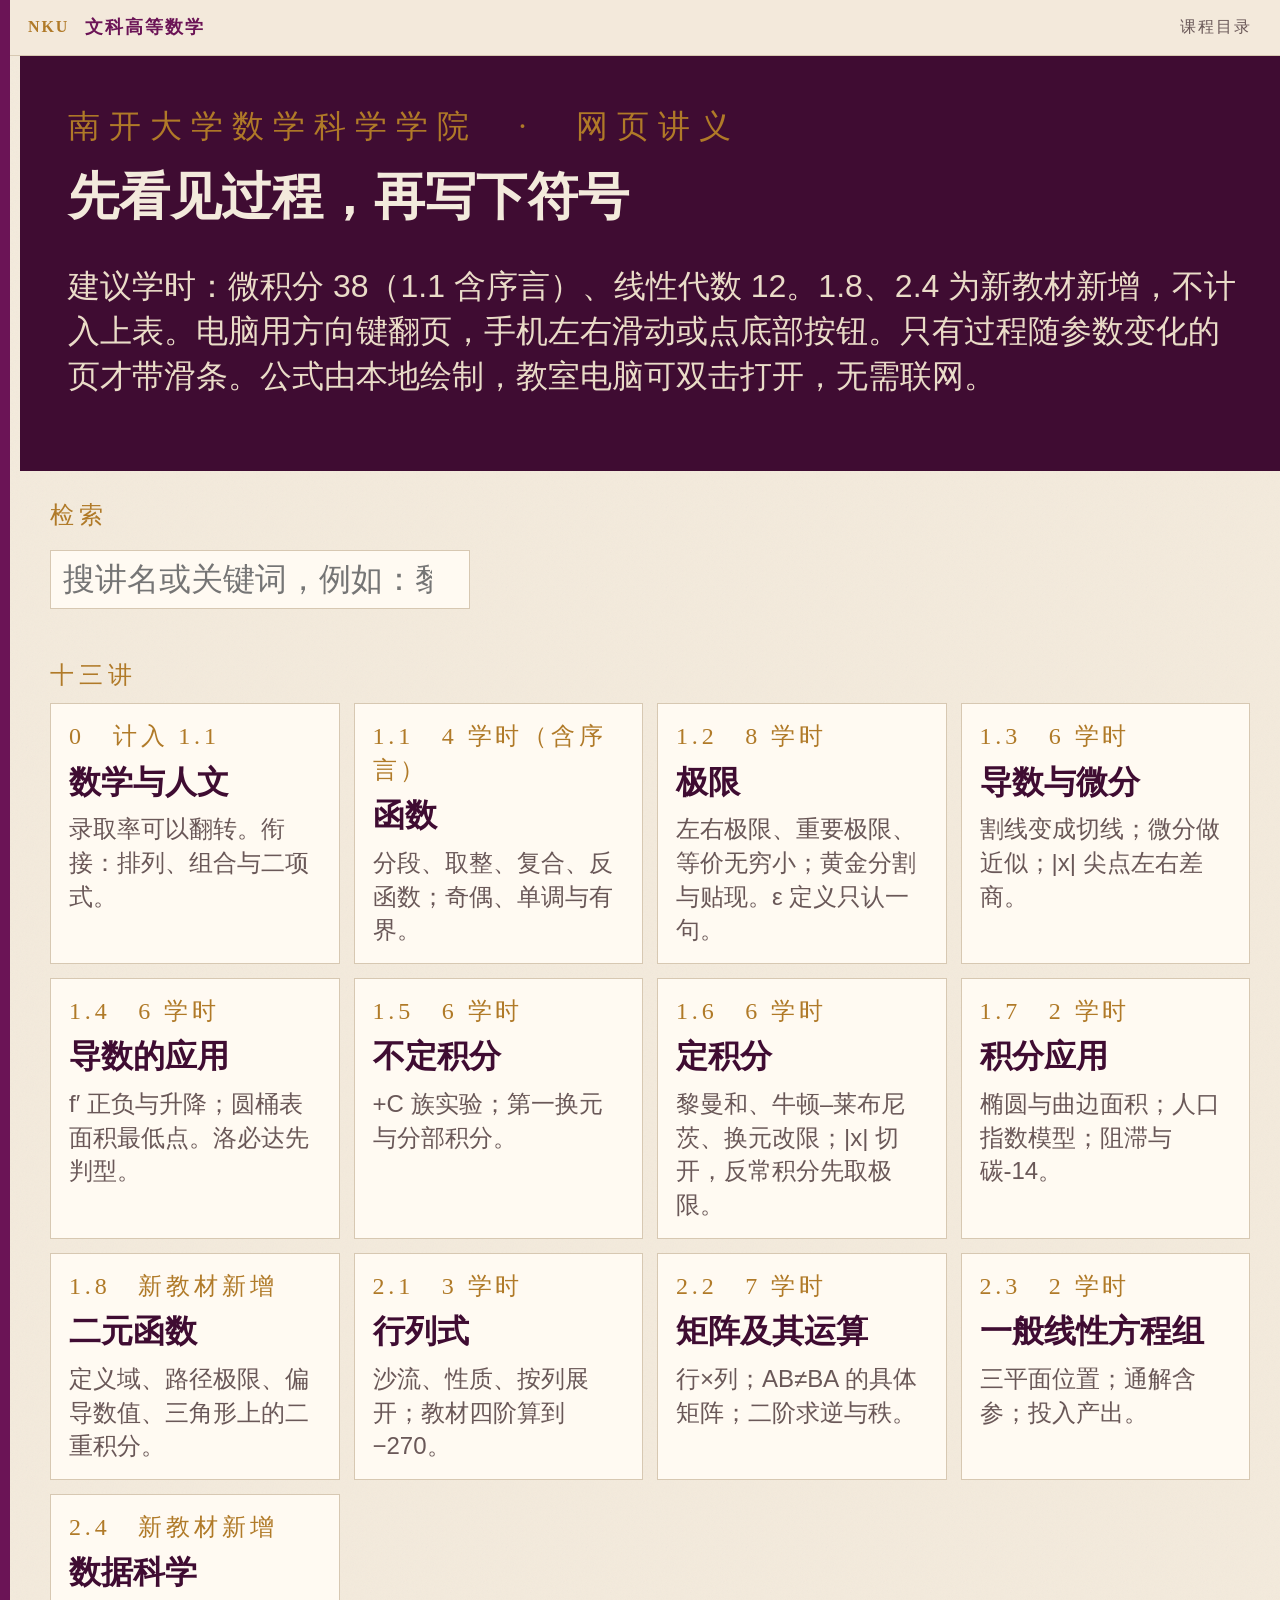
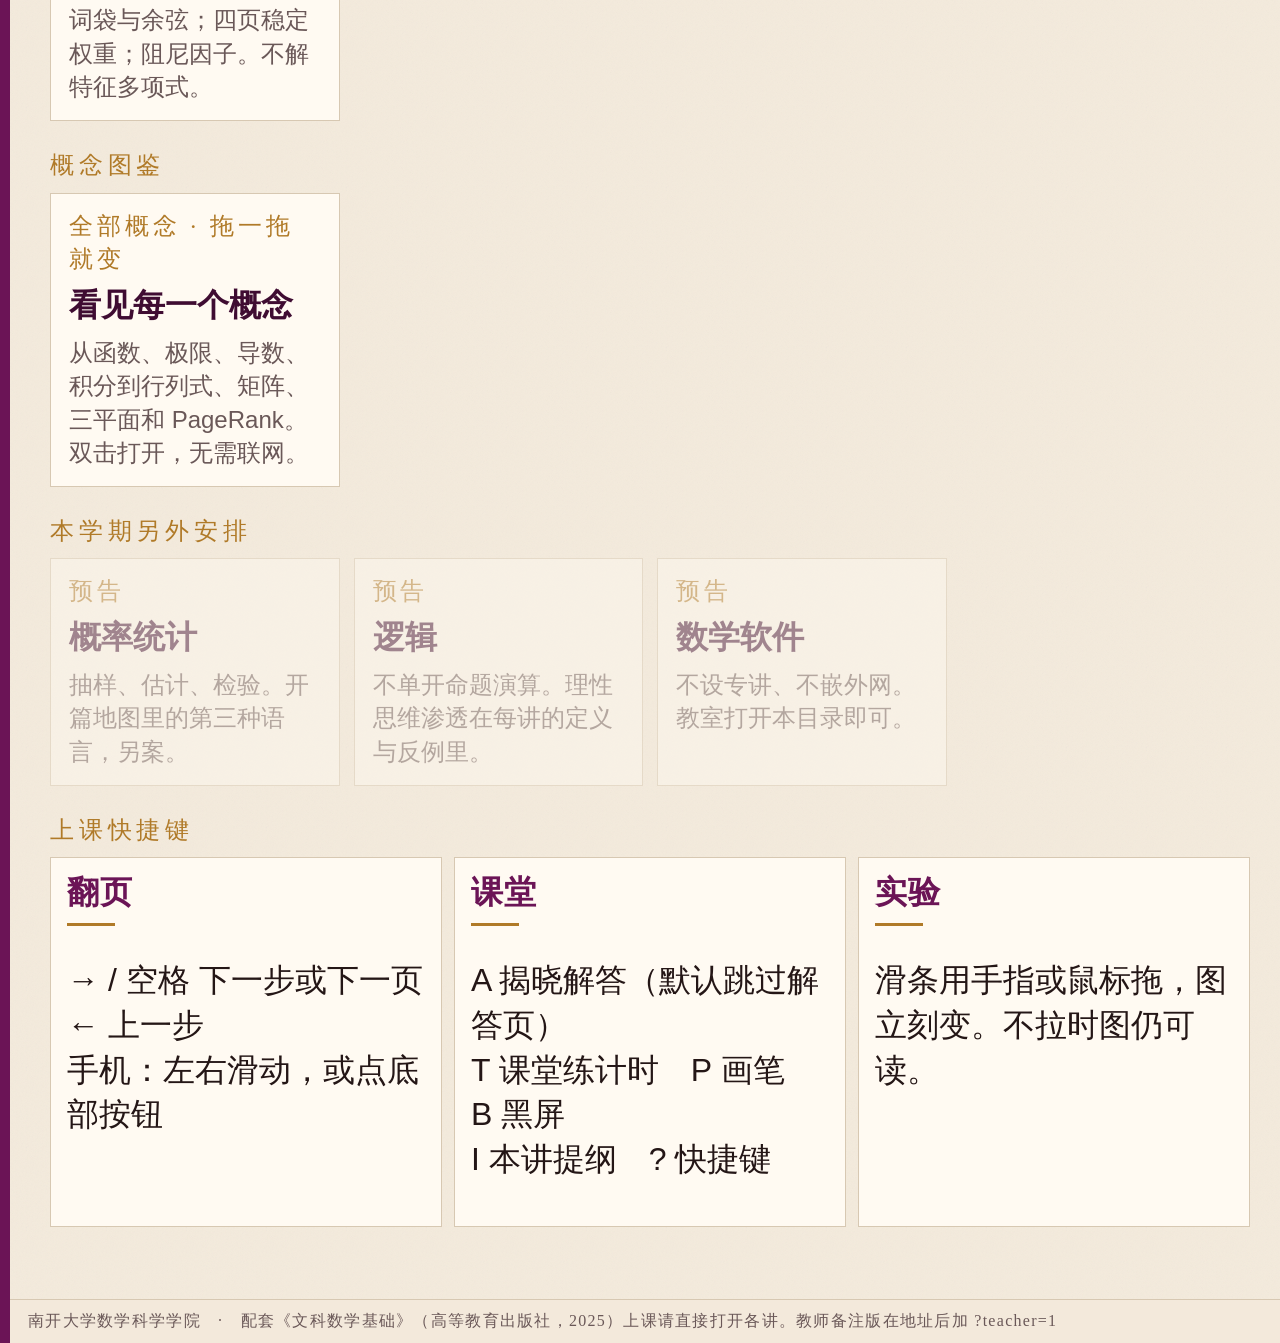
<file: index.html>
<!DOCTYPE html>
<html lang="zh-CN">
<head>
  <meta charset="UTF-8" />
  <meta name="viewport" content="width=device-width, initial-scale=1, viewport-fit=cover" />
  <title>文科高等数学 · 课程目录</title>
  <link rel="stylesheet" href="css/deck.css?v=20261110174738" />
</head>
<body class="hub">
  <div class="app hub">
    <div class="spine" aria-hidden="true"></div>
    <header class="topbar">
      <span class="mark">NKU</span>
      <h1>文科高等数学</h1>
      <span class="sec">课程目录</span>
    </header>
    <main class="stage">
      <div class="hub-hero">
        <div class="kicker">南开大学数学科学学院　·　网页讲义</div>
        <h2>先看见过程，再写下符号</h2>
        <p>建议学时：微积分 38（1.1 含序言）、线性代数 12。1.8、2.4 为新教材新增，不计入上表。电脑用方向键翻页，手机左右滑动或点底部按钮。只有过程随参数变化的页才带滑条。公式由本地绘制，教室电脑可双击打开，无需联网。</p>
      </div>
      <p class="hub-kicker">检索</p>
      <input class="hub-search" id="hub-q" type="search" placeholder="搜讲名或关键词，例如：黎曼、辛普森、PageRank、换元" autocomplete="off" />
      <p class="hub-kicker">十三讲</p>
      <div class="hub-grid" id="hub-grid">
        <a href="lectures/00.html" data-q="0 开篇 数学与人文 辛普森 录取 悖论 阿达马 投票 排列 组合 二项式">
          <div class="code">0　计入 1.1</div>
          <h3>数学与人文</h3>
          <p>录取率可以翻转。衔接：排列、组合与二项式。</p>
        </a>
        <a href="lectures/11.html" data-q="1.1 函数 分段 取整 复合 电价 区间 定义域 反函数 奇偶 有界">
          <div class="code">1.1　4 学时（含序言）</div>
          <h3>函数</h3>
          <p>分段、取整、复合、反函数；奇偶、单调与有界。</p>
        </a>
        <a href="lectures/12.html" data-q="1.2 极限 数列 左右 夹逼 连续 振荡 黄金分割 贴现">
          <div class="code">1.2　8 学时</div>
          <h3>极限</h3>
          <p>左右极限、重要极限、等价无穷小；黄金分割与贴现。ε 定义只认一句。</p>
        </a>
        <a href="lectures/13.html" data-q="1.3 导数 割线 切线 尖点 链式 差商">
          <div class="code">1.3　6 学时</div>
          <h3>导数与微分</h3>
          <p>割线变成切线；微分做近似；|x| 尖点左右差商。</p>
        </a>
        <a href="lectures/14.html" data-q="1.4 导数应用 单调 极值 圆桶 洛必达 最值">
          <div class="code">1.4　6 学时</div>
          <h3>导数的应用</h3>
          <p>f′ 正负与升降；圆桶表面积最低点。洛必达先判型。</p>
        </a>
        <a href="lectures/15.html" data-q="1.5 不定积分 原函数 换元 分部 加C 压缩">
          <div class="code">1.5　6 学时</div>
          <h3>不定积分</h3>
          <p>+C 族实验；第一换元与分部积分。</p>
        </a>
        <a href="lectures/16.html" data-q="1.6 定积分 黎曼 面积 牛顿 莱布尼茨 有号">
          <div class="code">1.6　6 学时</div>
          <h3>定积分</h3>
          <p>黎曼和、牛顿–莱布尼茨、换元改限；|x| 切开，反常积分先取极限。</p>
        </a>
        <a href="lectures/17.html" data-q="1.7 积分应用 面积 切条 阻滞 碳14 微分方程">
          <div class="code">1.7　2 学时</div>
          <h3>积分应用</h3>
          <p>椭圆与曲边面积；人口指数模型；阻滞与碳-14。</p>
        </a>
        <a href="lectures/18.html" data-q="1.8 二元 路径 偏导 二重积分 舒芙蕾 黑塞">
          <div class="code">1.8　新教材新增</div>
          <h3>二元函数</h3>
          <p>定义域、路径极限、偏导数值、三角形上的二重积分。</p>
        </a>
        <a href="lectures/21.html" data-q="2.1 行列式 沙流 萨吕斯 克拉默 上三角">
          <div class="code">2.1　3 学时</div>
          <h3>行列式</h3>
          <p>沙流、性质、按列展开；教材四阶算到 −270。</p>
        </a>
        <a href="lectures/22.html" data-q="2.2 矩阵 乘法 不可交换 逆 行乘列">
          <div class="code">2.2　7 学时</div>
          <h3>矩阵及其运算</h3>
          <p>行×列；AB≠BA 的具体矩阵；二阶求逆与秩。</p>
        </a>
        <a href="lectures/23.html" data-q="2.3 方程组 三平面 通解 投入产出 列昂惕夫">
          <div class="code">2.3　2 学时</div>
          <h3>一般线性方程组</h3>
          <p>三平面位置；通解含参；投入产出。</p>
        </a>
        <a href="lectures/24.html" data-q="2.4 数据科学 词袋 余弦 PageRank 向量 相似度 阻尼">
          <div class="code">2.4　新教材新增</div>
          <h3>数据科学</h3>
          <p>词袋与余弦；四页稳定权重；阻尼因子。不解特征多项式。</p>
        </a>
      </div>
      <p class="hub-kicker">概念图鉴</p>
      <div class="hub-grid">
        <a href="atlas.html" data-q="图鉴 可视化 概念 极限 导数 积分 黎曼 矩阵 行列式 特征向量 PageRank 二元 换元">
          <div class="code">全部概念 · 拖一拖就变</div>
          <h3>看见每一个概念</h3>
          <p>从函数、极限、导数、积分到行列式、矩阵、三平面和 PageRank。双击打开，无需联网。</p>
        </a>
      </div>
      <p class="hub-kicker">本学期另外安排</p>
      <div class="hub-grid">
        <a class="dim" data-q="概率统计">
          <div class="code">预告</div>
          <h3>概率统计</h3>
          <p>抽样、估计、检验。开篇地图里的第三种语言，另案。</p>
        </a>
        <a class="dim" data-q="逻辑">
          <div class="code">预告</div>
          <h3>逻辑</h3>
          <p>不单开命题演算。理性思维渗透在每讲的定义与反例里。</p>
        </a>
        <a class="dim" data-q="数学软件 GeoGebra Mathematica">
          <div class="code">预告</div>
          <h3>数学软件</h3>
          <p>不设专讲、不嵌外网。教室打开本目录即可。</p>
        </a>
      </div>
      <p class="hub-kicker">上课快捷键</p>
      <div class="grid-3" style="flex:none;margin-bottom:24px">
        <div class="card">
          <h3>翻页</h3>
          <div class="gold-rule"></div>
          <p>→ / 空格 下一步或下一页<br />← 上一步<br />手机：左右滑动，或点底部按钮</p>
        </div>
        <div class="card">
          <h3>课堂</h3>
          <div class="gold-rule"></div>
          <p>A 揭晓解答（默认跳过解答页）<br />T 课堂练计时　P 画笔　B 黑屏<br />I 本讲提纲　? 快捷键</p>
        </div>
        <div class="card">
          <h3>实验</h3>
          <div class="gold-rule"></div>
          <p>滑条用手指或鼠标拖，图立刻变。不拉时图仍可读。</p>
        </div>
      </div>
    </main>
    <footer class="botbar">
      <span>南开大学数学科学学院　·　配套《文科数学基础》（高等教育出版社，2025）</span>
      <span>上课请直接打开各讲。教师备注版在地址后加 ?teacher=1</span>
    </footer>
  </div>
  <script>
    (function () {
      const q = document.getElementById("hub-q");
      const cards = [...document.querySelectorAll("#hub-grid a")];
      q.addEventListener("input", () => {
        const s = q.value.trim().toLowerCase();
        cards.forEach((a) => {
          const hay = ((a.dataset.q || "") + " " + a.textContent).toLowerCase();
          a.style.display = !s || hay.indexOf(s) !== -1 ? "" : "none";
        });
      });
    })();
  </script>
</body>
</html>
</file>
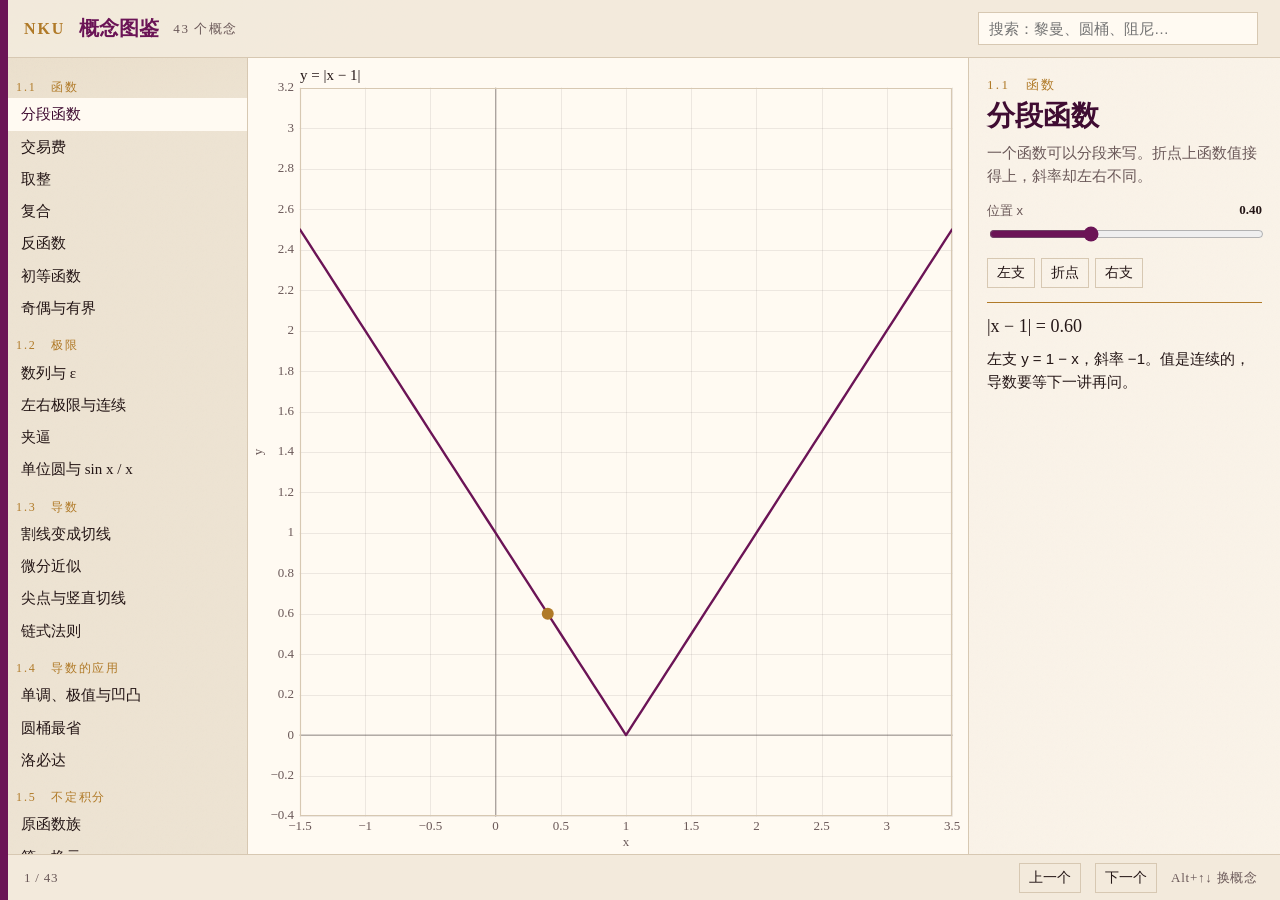
<file: atlas.html>
<!DOCTYPE html>
<html lang="zh-CN">
<head>
  <meta charset="UTF-8" />
  <meta name="viewport" content="width=device-width, initial-scale=1, viewport-fit=cover" />
  <title>概念图鉴 · 文科高等数学</title>
  <style>
    :root {
      --burgundy: #6b1456;
      --deep: #3f0c32;
      --gold: #b07a28;
      --ink: #241616;
      --muted: #6a5858;
      --paper: #f3eadc;
      --paper-2: #e7dcc8;
      --card: #fffaf2;
      --teal: #1b5f5c;
      --rule: #d7c8b2;
      --danger: #9c2f2f;
      --ok: #2c6b45;
      --serif: "Palatino Linotype", Palatino, "Songti SC", "SimSun", serif;
      --sans: "Microsoft YaHei", "PingFang SC", "Noto Sans SC", sans-serif;
    }
    * { box-sizing: border-box; }
    html, body { margin: 0; height: 100%; }
    body {
      color: var(--ink);
      font-family: var(--sans);
      background:
        radial-gradient(900px 420px at 0% -10%, rgba(176, 122, 40, 0.16), transparent 55%),
        var(--paper);
    }
    body::before {
      content: "";
      position: fixed;
      inset: 0;
      pointer-events: none;
      opacity: 0.045;
      background-image: url("data:image/svg+xml;utf8,<svg xmlns='http://www.w3.org/2000/svg' width='80' height='80'><filter id='n'><feTurbulence baseFrequency='.8' numOctaves='2'/></filter><rect width='100%' height='100%' filter='url(%23n)'/></svg>");
    }
    .shell {
      height: 100dvh;
      display: grid;
      grid-template-columns: 248px minmax(0, 1fr) 312px;
      grid-template-rows: 58px minmax(0, 1fr) 46px;
      position: relative;
    }
    .spine {
      position: fixed;
      left: 0; top: 0; bottom: 0;
      width: 8px;
      background: var(--burgundy);
      z-index: 5;
    }
    header, footer {
      grid-column: 1 / -1;
      display: flex;
      align-items: center;
      gap: 14px;
      padding: 0 22px 0 24px;
      background: rgba(243, 234, 220, 0.94);
      z-index: 2;
    }
    header { border-bottom: 1px solid var(--rule); }
    footer { border-top: 1px solid var(--rule); color: var(--muted); font-family: var(--serif); font-size: 13px; letter-spacing: 0.06em; }
    .mark { color: var(--gold); font-family: var(--serif); font-weight: 700; letter-spacing: 0.12em; }
    header h1 { margin: 0; font-family: var(--serif); font-size: 20px; font-weight: 600; color: var(--burgundy); }
    header .count { color: var(--muted); font-family: var(--serif); font-size: 13px; letter-spacing: 0.12em; }
    #q {
      margin-left: auto;
      width: min(280px, 36vw);
      border: 1px solid var(--rule);
      background: var(--card);
      color: var(--ink);
      font: 15px var(--sans);
      padding: 7px 10px;
    }
    nav {
      overflow: auto;
      border-right: 1px solid var(--rule);
      padding: 8px 0 24px;
      background: rgba(231, 220, 200, 0.45);
    }
    .ch {
      margin: 14px 16px 4px;
      font: 12px/1.2 var(--serif);
      letter-spacing: 0.16em;
      color: var(--gold);
    }
    nav button.scene {
      display: block;
      width: 100%;
      text-align: left;
      background: transparent;
      border: 0;
      border-left: 3px solid transparent;
      padding: 6px 14px 6px 18px;
      font: 15px/1.35 var(--serif);
      color: var(--ink);
      cursor: pointer;
    }
    nav button.scene:hover { background: rgba(255, 250, 242, 0.7); }
    nav button.scene.on {
      background: var(--card);
      border-left-color: var(--burgundy);
      color: var(--deep);
    }
    .stage { min-width: 0; min-height: 0; position: relative; }
    canvas { width: 100%; height: 100%; display: block; touch-action: none; }
    aside {
      overflow: auto;
      border-left: 1px solid var(--rule);
      padding: 18px 18px 28px;
      background: rgba(255, 250, 242, 0.55);
    }
    .kicker { margin: 0; color: var(--gold); font-family: var(--serif); letter-spacing: 0.18em; font-size: 13px; }
    aside h2 { margin: 4px 0 8px; font-family: var(--serif); font-weight: 600; font-size: 28px; line-height: 1.25; color: var(--deep); }
    .lead { margin: 0 0 14px; color: var(--muted); font-size: 15px; line-height: 1.55; }
    .ctrl { margin: 0 0 12px; }
    .ctrl[hidden] { display: none; }
    .ctrl .row { display: flex; justify-content: space-between; gap: 8px; font-size: 13px; color: var(--muted); margin-bottom: 4px; }
    .ctrl .row b { color: var(--ink); font-weight: 600; font-family: var(--serif); }
    input[type="range"] { width: 100%; accent-color: var(--burgundy); }
    .seg, .presets { display: flex; flex-wrap: wrap; gap: 6px; }
    .seg button, .presets button, .navbtn {
      font: 14px var(--sans);
      background: transparent;
      color: var(--ink);
      border: 1px solid var(--rule);
      padding: 5px 9px;
      cursor: pointer;
    }
    .seg button.on { background: var(--burgundy); color: var(--paper); border-color: var(--burgundy); }
    .presets { margin: 4px 0 14px; }
    .presets button:hover, .navbtn:hover { border-color: var(--burgundy); color: var(--burgundy); }
    .formula {
      margin: 8px 0;
      padding-top: 10px;
      border-top: 1px solid var(--gold);
      font-family: var(--serif);
      font-size: 18px;
      line-height: 1.45;
    }
    .explain { margin: 8px 0 0; font-size: 15px; line-height: 1.55; }
    .explain.good { color: var(--ok); }
    .explain.bad { color: var(--danger); }
    .empty { padding: 16px; color: var(--muted); font-family: var(--serif); }
    footer .sp { flex: 1; }
    @media (max-width: 980px) {
      .shell {
        height: auto;
        min-height: 100dvh;
        grid-template-columns: 1fr;
        grid-template-rows: auto auto minmax(420px, 58dvh) auto auto;
      }
      nav { max-height: 220px; border-right: 0; border-bottom: 1px solid var(--rule); }
      aside { border-left: 0; border-top: 1px solid var(--rule); }
      #q { width: min(220px, 48vw); }
      header h1 { font-size: 18px; }
    }
    @media (prefers-reduced-motion: reduce) {
      * { animation: none !important; transition: none !important; }
    }
  </style>
</head>
<body>
  <div class="spine" aria-hidden="true"></div>
  <div class="shell">
    <header>
      <span class="mark">NKU</span>
      <h1>概念图鉴</h1>
      <span class="count" id="count"></span>
      <input id="q" type="search" placeholder="搜索：黎曼、圆桶、阻尼…" autocomplete="off" />
    </header>
    <nav id="nav" aria-label="概念目录"></nav>
    <div class="stage"><canvas id="view" aria-label="概念图"></canvas></div>
    <aside>
      <p class="kicker" id="kicker"></p>
      <h2 id="title"></h2>
      <p class="lead" id="lead"></p>
      <div id="controls"></div>
      <div class="presets" id="presets"></div>
      <p class="formula" id="formula"></p>
      <p class="explain" id="explain"></p>
    </aside>
    <footer>
      <span id="pos"></span>
      <span class="sp"></span>
      <button type="button" class="navbtn" id="prev">上一个</button>
      <button type="button" class="navbtn" id="next">下一个</button>
      <span>Alt+↑↓ 换概念</span>
    </footer>
  </div>
  <script src="js/atlas-math.js"></script>
  <script src="js/atlas-core.js"></script>
  <script src="js/atlas-calc.js"></script>
  <script src="js/atlas-linalg.js"></script>
  <script src="js/atlas-boot.js"></script>
</body>
</html>
</file>
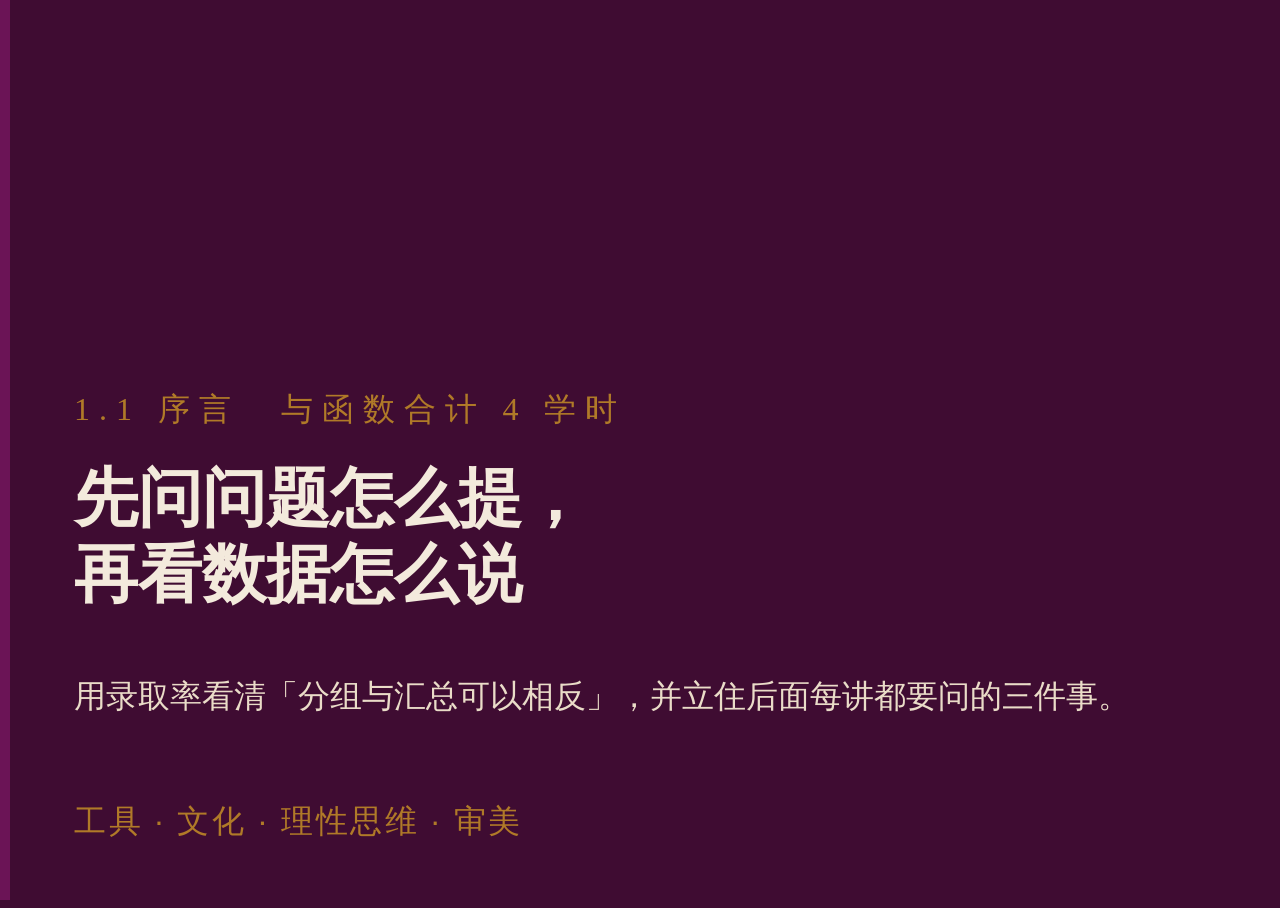
<file: lectures/00.html>
<!DOCTYPE html>
<html lang="zh-CN">
<head>
  <meta charset="UTF-8" />
  <meta name="viewport" content="width=device-width, initial-scale=1, viewport-fit=cover" />
  <title>0 数学与人文 · 文科高等数学</title>
  <link rel="stylesheet" href="../vendor/katex/katex.min.css" />
  <link rel="stylesheet" href="../css/deck.css?v=20261110174738" />
</head>
<body class="play">
  <div class="app cover-mode">
    <div class="spine" aria-hidden="true"></div>
    <header class="topbar">
      <a class="home" href="../index.html">目录</a>
      <span class="mark">NKU</span>
      <h1>文科高等数学　·　0 数学与人文</h1>
      <span class="sec" id="sec-label"></span>
    </header>
    <div class="progress" id="progress" aria-hidden="true"><i></i></div>
    <main class="stage">
<section class="slide cover" data-title="封面" data-notes="开场 3 分钟：说明课程方位。">
<div class="kicker">1.1 序言　与函数合计 4 学时</div>
        <h2>先问问题怎么提，<br />再看数据怎么说</h2>
        <p>用录取率看清「分组与汇总可以相反」，并立住后面每讲都要问的三件事。</p>
        <div class="meta">工具 · 文化 · 理性思维 · 审美</div>
</section>
<section class="slide" data-title="目标" data-notes="开场读目标，下课回扣。">
<div class="num">目标</div><h2 class="slide-title">学完本讲，应能做到</h2><div class="obj"><div class="card"><span class="idx">01</span><p>能说出本课程四项目标：工具、文化、理性思维、审美。</p></div><div class="card"><span class="idx">02</span><p>能用录取率例子说明：分组结论与汇总结论可以相反。</p></div><div class="card"><span class="idx">03</span><p>能指出一个与自己专业相关的「可被数量化」的问题。</p></div></div>
</section>
<section class="slide" data-title="本学期地图（微积分 + 线性代数）" data-notes="停留 1 分钟，让学生看到学期结构。">
<h2 class="slide-title">本学期地图（微积分 + 线性代数）</h2><div class="card"><ul><li>连续：函数 → 极限 → 导数 → 积分 → 二元初步。</li><li>离散：行列式 → 矩阵 → 方程组 → 数据科学应用。</li><li>概率统计、逻辑、数学软件本学期另作安排。</li><li>每讲三条目标，用来检查自己学会了没有。</li></ul></div>
</section>
<section class="slide" data-title="四项目标" data-notes="明确边界，降低焦虑。">
<h2 class="slide-title">四项目标</h2><div class="grid-2 fit"><div class="card"><h3>课内要带走的</h3><div class="gold-rule"></div><ul><li>处理人文学科中的数量与逻辑问题。</li><li>了解数学文化，提高数学素质。</li><li>养成抽象、冷静、可检验的思维方式。</li></ul></div><div class="card"><h3>课内不要期待的</h3><div class="gold-rule"></div><ul><li>不追求工科高数的题量与技巧密度。</li><li>不把证明写到分析学的精细程度。</li><li>不把软件语法当成主线。</li></ul></div></div>
</section>
<section class="slide" data-title="为什么文科要学数学">
<h2 class="slide-title">为什么文科要学数学</h2><div class="card"><ul><li>大数据与人工智能把「数量化」推进到语言、历史、社会与艺术。</li><li>文科研究同样需要：看清结构、比较数据、避免被平均数误导。</li><li>本课程提供两类语言：连续（微积分）、离散（线性代数）。随机是后半学期预告。</li><li>目标不是堆计算量，而是能用数学方式想问题。</li></ul></div>
</section>
<section class="slide" data-title="一个贯穿学期的问题">
<div class="num">定义</div><h2 class="slide-title">一个贯穿学期的问题</h2><div class="card"><p>以后每遇到一个新概念，先问三件事：</p><ol class='answer-list'><li>它在描述哪一种「依赖」或「结构」？</li><li>图像或数表长什么样？</li><li>在语言、社会、经济里有没有一个最小例子？</li></ol></div><p class="lead" style="margin-top:12px">这三问贯穿后面的极限、矩阵与数据科学。</p>
</section>
<section class="slide" data-title="三个接口" data-notes="不另开数学史课，不讲 Arrow 定理。">
<h2 class="slide-title">三个接口</h2><div class="grid-3 fit"><div class="card"><h3>语言学</h3><div class="gold-rule"></div><p>阿达马：语言学是数学与人文科学之间的桥梁。词频可以用来讨论《红楼梦》后四十回；机器翻译是数学、语言学与计算的汇合。</p></div><div class="card"><h3>计量史学</h3><div class="gold-rule"></div><p>引入计量是为了让定性判断可被核对，而不是用数字取消叙事。</p></div><div class="card"><h3>投票</h3><div class="gold-rule"></div><p>规则不同，胜者可以不同。「公正」要先写成可比较的规则。</p></div></div>
</section>
<section class="slide" data-title="课堂练 1" data-notes="巡视：不会算百分数的同学，先写成分数再化成百分数。">
<div class="num">课堂练</div><span class="badge">先做</span><h2 class="slide-title">课堂练 1</h2><div class="prompt-box">某校两学院录取数据：
甲：女 50/150，男 190/380
乙：女 200/250，男 36/40

请分别计算甲、乙及汇总后的男女录取率。能否根据「汇总女生更高」断言录取更偏向女生？</div><p class="wait">先算，约 3 分钟。可两人核对。<button type="button" class="btn ghost timer" data-sec="180">计时 3:00</button><span class="teacher-hint">　·　按 A 揭晓解答</span></p>
</section>
<section class="slide" data-title="课堂练 1" data-kind="answer">
<div class="num">解答</div><span class="badge">解答</span><h2 class="slide-title">课堂练 1</h2><ol class="answer-list"><li>甲：女 50/150≈33.3%，男 190/380=50%。甲院男生更高。</li><li>乙：女 200/250=80%，男 36/40=90%。乙院仍是男生更高。</li><li>汇总：女 250/400=62.5%，男 226/420≈53.8%。汇总却是女生更高。</li><li>原因：女生更多集中在录取率本就很高的乙院。隐变量是「学院」。</li></ol><div class="comment">这叫辛普森悖论：分组趋势与合并趋势可以相反。公平比较必须在同类组别中进行。</div>
</section>
<section class="slide" data-title="改人数，看分组与汇总是否翻转" data-notes="默认就是教材数据。把甲女生录取人数拉低，翻转会保持；把结构改匀，翻转会消失。" data-hook="simpson">
<div class="num">实验</div><h2 class="slide-title">改人数，看分组与汇总是否翻转</h2>
        <div class="grid-2" style="flex:1">
          <div class="plot-wrap"><canvas id="simpson-canvas"></canvas></div>
          <aside class="panel">
            <div class="ctrl">
              <label><span>甲院女生录取人数 / 150</span><span class="ctrl-val" id="aw-val">50</span></label>
              <input id="aw" type="range" min="0" max="150" value="50" />
              <label style="margin-top:8px"><span>甲院男生录取人数 / 380</span><span class="ctrl-val" id="am-val">190</span></label>
              <input id="am" type="range" min="0" max="380" value="190" />
              <label style="margin-top:8px"><span>乙院女生录取人数 / 250</span><span class="ctrl-val" id="bw-val">200</span></label>
              <input id="bw" type="range" min="0" max="250" value="200" />
              <label style="margin-top:8px"><span>乙院男生录取人数 / 40</span><span class="ctrl-val" id="bm-val">36</span></label>
              <input id="bm" type="range" min="0" max="40" value="36" />
            </div>
            <div class="readout" id="simpson-read"></div>
            <div class="verdict" id="simpson-verdict"></div>
    </aside>
        </div>
</section>
<section class="slide" data-title="课堂练 2（思考）" data-notes="点到为止，不要讲 Arrow 定理。">
<div class="num">课堂练</div><span class="badge">先做</span><h2 class="slide-title">课堂练 2（思考）</h2><div class="prompt-box">三人竞选，规则可以是「得票最多者胜」，也可以是「两两 PK 再计分」。
不需要定理名字。请只回答：有没有可能，换一种看似都公平的计票规则，胜者就换了？
举一个你知道的班级选举或选秀投票即可。</div><p class="wait">讨论 2 分钟，不要求形式化。<span class="teacher-hint">　·　按 A 揭晓解答</span></p>
</section>
<section class="slide" data-title="课堂练 2 点评" data-kind="answer">
<div class="num">解答</div><span class="badge">解答</span><h2 class="slide-title">课堂练 2 点评</h2><ol class="answer-list"><li>可能。规则先于结果：先规定如何加总偏好，再谈谁获胜。</li><li>数学在这里的作用，不是宣布「唯一公正」，而是把规则写清楚、可比较。</li><li>这与辛普森悖论同一思想：先问问题怎么提，再看数据怎么说。</li></ol><div class="comment">开篇要留下的态度：数量很有用，但数量不会自动等于结论。</div>
</section>
<section class="slide" data-title="连续、离散、随机：三种语言">
<h2 class="slide-title">连续、离散、随机：三种语言</h2><div class="card"><ul><li>连续：变化率与积累——后面的导数、积分。</li><li>离散：表格与结构——后面的矩阵、方程组。</li><li>随机：不确定中的规律——本学期另作安排。</li><li>同一人文问题，有时要用两种语言：词频是离散，语感随时间的变化可以是连续。</li></ul></div>
</section>
<section class="slide" data-title="开篇要立住的态度">
<h2 class="slide-title">开篇要立住的态度</h2><div class="grid-2 fit"><div class="card"><h3>数量有用</h3><div class="gold-rule"></div><ul><li>百分比能比较。</li><li>规则写清楚才能检验。</li><li>图像比口号更难含糊。</li></ul></div><div class="card"><h3>数量不是结论</h3><div class="gold-rule"></div><ul><li>先问怎么分组。</li><li>先问规则是什么。</li><li>先问缺了哪个隐变量。</li></ul></div></div>
</section>
<section class="slide" data-title="学期里会反复出现的三问">
<h2 class="slide-title">学期里会反复出现的三问</h2><div class="grid-3 fit"><div class="card"><h3>依赖 / 结构</h3><div class="gold-rule"></div><p>谁随谁变？谁指向谁？</p></div><div class="card"><h3>图像 / 数表</h3><div class="gold-rule"></div><p>曲线、曲面、矩阵，先看见再命名。</p></div><div class="card"><h3>最小例子</h3><div class="gold-rule"></div><p>语言、社会、经济里能否缩成一道课堂练。</p></div></div>
</section>
<section class="slide" data-title="语言学里，数学先做的是计数">
<h2 class="slide-title">语言学里，数学先做的是计数</h2><div class="card"><ul><li>字频、词频用来比较方言和写作风格，也可以核对前后是否像同一作者。</li><li>《红楼梦》后四十回、莎士比亚新诗的真伪，都曾交给统计，而不是只靠印象。</li><li>《现代汉语常用字表》来自抽样、统计和检验，不是凭语感圈出来的。</li><li>机器翻译要等语言学、数学和计算合在一起，才做得起来。</li></ul></div>
</section>
<section class="slide" data-title="二十三个问题里，先听懂三句">
<h2 class="slide-title">二十三个问题里，先听懂三句</h2><p class="lead">1900 年希尔伯特在巴黎提出 23 个问题。文科课不解题，只记住：好问题比零散技巧更能推动一门学科。</p><div class="grid-3 fit"><div class="card"><h3>连续统</h3><div class="gold-rule"></div><p>整数那么多，和实数那么多，中间还有没有另一种「多少」？</p></div><div class="card"><h3>丢番图</h3><div class="gold-rule"></div><p>整系数方程有没有整数解，能不能用有限步骤判定？</p></div><div class="card"><h3>素数</h3><div class="gold-rule"></div><p>素数怎么分布。能推进其中一个，就被看成一流工作。</p></div></div>
</section>
<section class="slide" data-title="文化卡片 · 阿达马" data-notes="控制在两三分钟。">
<div class="num">文化</div><div class="culture"><span class="badge">文化卡片 · 阿达马</span><blockquote>「语言学是数学和人文科学之间的桥梁。」——阿达马</blockquote><p>阿达马以解析学与素数定理闻名，却把语言学看作通往人文的桥。本课程后面的极限、矩阵，都可以回到这句话：先把对象写成符号，再问符号服从什么规则。</p></div>
</section>
<section class="slide" data-title="第 0 章留下的衔接">
<h2 class="slide-title">第 0 章留下的衔接</h2><div class="card"><ul><li>进微积分之前，教材用几页把计数说清楚：加法、乘法、排列、组合、二项式。</li><li>后面的概率要反复用到组合数。这里只算小数字，不背大阶乘。</li><li>先问一件事是「或」还是「并且」，再决定加还是乘。</li></ul></div>
</section>
<section class="slide" data-title="加法原理与乘法原理">
<div class="num">定义</div><h2 class="slide-title">加法原理与乘法原理</h2><div class="card"><p>几种办法彼此独立，做成一种就算完成：方法数相加。</p><p>必须按顺序把每一步都做完：方法数相乘。</p><p>火车 3 班或飞机 2 班，共 5 种走法。先在 3 班火车里选，再在 4 条地铁里选，共 12 种。</p></div><p class="lead" style="margin-top:12px">「或」用加法，「并且、按顺序」用乘法。两句话经常套在同一道题里。</p>
</section>
<section class="slide" data-title="排列：顺序不同，算不同">
<div class="num">公式</div><h2 class="slide-title">排列：顺序不同，算不同</h2><div class="card">$$P_n^k=n(n-1)\cdots(n-k+1)=\frac{n!}{(n-k)!}$$</div><p class="lead">从 7 个不同元素里取 2 个排成一列：$P_7^2=7\times 6=42$。取满 $n$ 个就是全排列 $n!$。</p>
</section>
<section class="slide" data-title="组合：只问有哪些，不问先后">
<div class="num">公式</div><h2 class="slide-title">组合：只问有哪些，不问先后</h2><div class="card">$$C_n^k=\frac{P_n^k}{k!}=\frac{n!}{k!(n-k)!}$$</div><p class="lead">$C_7^2=42/2=21$。同一对元素，排列算两次，组合只算一次。</p>
</section>
<section class="slide" data-title="课堂练 3　选人">
<div class="num">课堂练</div><span class="badge">先做</span><h2 class="slide-title">课堂练 3　选人</h2><div class="prompt-box">5 名同学。
(1) 选班长和副班长（职务不同）。
(2) 选 2 人去开会（不分职务）。
各有多少种？</div><p class="wait">约 2 分钟。先判断要不要顺序。<button type="button" class="btn ghost timer" data-sec="120">计时 2:00</button><span class="teacher-hint">　·　按 A 揭晓解答</span></p>
</section>
<section class="slide" data-title="课堂练 3" data-kind="answer">
<div class="num">解答</div><span class="badge">解答</span><h2 class="slide-title">课堂练 3</h2><ol class="answer-list"><li>(1) 排列 $P_5^2=5\times 4=20$。</li><li>(2) 组合 $C_5^2=10$。</li><li>差在顺序。公式本身不长，用错原理才会差一倍。</li></ol><div class="comment">班长、副班长对调是两种排法；两名代表对调仍是同一组。</div>
</section>
<section class="slide" data-title="二项式定理">
<div class="num">公式</div><h2 class="slide-title">二项式定理</h2><div class="card">$$(a+b)^n=\sum_{k=0}^{n}C_n^k a^{n-k}b^k$$</div><p class="lead">令 $a=b=1$，各项系数加起来是 $2^n$。$(a+b)^3=a^3+3a^2b+3ab^2+b^3$，系数正是 $C_3^0$ 到 $C_3^3$。这些系数后面在二项分布里还会见到。</p>
</section>
<section class="slide" data-title="后面的课怎么上" data-kind="meta">
<h2 class="slide-title">后面的课怎么上</h2><div class="card"><ul><li>每一讲三条可检测目标，下课回扣。</li><li>概念尽量配图：函数看图像，积分看面积，矩阵看数表。</li><li>例题分页：先做，再看思路，再看演算。按 A 才揭晓解答。</li><li>每讲一张文化卡片，控制在两三分钟。</li><li>软件只作看图工具，不考语法；本学期不设软件专讲。</li></ul></div>
</section>
<section class="slide" data-title="本学期另外安排">
<h2 class="slide-title">本学期另外安排</h2><div class="grid-3 fit"><div class="card"><h3>概率统计</h3><div class="gold-rule"></div><p>抽样、估计、检验安排在后半学期。开篇只预告「随机」这第三种语言。</p></div><div class="card"><h3>逻辑</h3><div class="gold-rule"></div><p>不单开命题演算。推理与反例贯穿各讲。</p></div><div class="card"><h3>数学软件</h3><div class="gold-rule"></div><p>本课程用本网页看图，不另设软件课。</p></div></div>
</section>
<section class="slide" data-title="小结" data-notes="下课回扣目标。">
<h2 class="slide-title">带走与易错</h2><div class="grid-2 fit"><div class="card"><h3>带走</h3><div class="gold-rule"></div><ul><li>数学为文科提供结构、比较与检验的语言。</li><li>辛普森悖论提醒：合并数据前先问分组。</li><li>排列计顺序，组合不计；二项式系数之和是 $2^n$。</li></ul></div><div class="card"><h3>易错</h3><div class="gold-rule"></div><ul><li>把「女生汇总录取率更高」直接说成「更公平」。</li><li>选代表时用了排列，人数立刻多算一倍。</li></ul></div></div>
</section>
<section class="slide" data-title="作业" data-notes="下节课抽 2 位同学各说一个专业里的数量问题。">
<h2 class="slide-title">作业</h2><div class="grid-3 fit"><div class="card"><h3>必做</h3><div class="gold-rule"></div><ul><li>阅读教材第 0 章，划出一处与自己专业有关的应用。</li><li>把课堂录取率三张表自己重算一遍。</li><li>计算 $P_6^2$ 与 $C_6^2$，并各写一句人话说明差别。</li></ul></div><div class="card"><h3>选做</h3><div class="gold-rule"></div><ul><li>找一条新闻里的百分比，问：它有没有可能是「汇总后的假象」？</li></ul></div><div class="card"><h3>下一讲</h3><div class="gold-rule"></div><p>下一讲 1.1 函数：从对应关系开始，分段函数是重点。</p></div></div>
</section>
    </main>
    <canvas class="ink" id="ink"></canvas>
    <button type="button" class="clock" id="clock" title="点一下停止计时"></button>
    <div class="notes" id="notes"></div>
    <div class="outline" id="outline"><h3>本讲提纲 I</h3><div id="outline-list"></div></div>
    <div class="help" id="help">
      <h3>翻页</h3>
      <p>手机：左右滑动，或点底部「上一页」「下一页」。「解答」揭晓答案，「提纲」跳到某一页。</p>
      <p>键盘：→ / 空格 下一步或下一页　　← 上一步　　Home / End 首尾</p>
      <p>F 全屏　　A 揭晓解答　　I 提纲　　? 本面板</p>
      <p>T 课堂练计时　　P 画笔（C 清除本页笔迹）　　B 黑屏</p>
      <p class="teacher-only">N 备注（仅教师版 ?teacher=1）</p>
      <p>推导页逐行出现，按 → 一步一步走。解答页默认跳过；点「解答」或按 A 后进入线性顺序。滑条用手指拖；用键盘时先点空白再按方向键。</p>
    </div>
    <div class="blackout" id="blackout"></div>
    <footer class="botbar">
      <span>南开大学数学科学学院</span>
      <span id="page">1 / 1</span>
      <span class="keys">
        <button type="button" class="btn ghost" id="btn-prev">上一页</button>
        <button type="button" class="btn ghost" id="btn-next">下一页</button>
        <button type="button" class="btn ghost" id="btn-ans">解答 A</button>
        <button type="button" class="btn ghost" id="btn-toc">提纲 I</button>
        <button type="button" class="btn ghost" id="btn-notes">备注 N</button>
        <button type="button" class="btn ghost" id="btn-pen">画笔 P</button>
        <button type="button" class="btn ghost" id="btn-full">全屏 F</button>
        <button type="button" class="btn ghost" id="btn-help">?</button>
      </span>
    </footer>
  </div>
  <script src="../vendor/katex/katex.min.js"></script>
  <script src="../vendor/katex/contrib/auto-render.min.js"></script>
  <script src="../js/deck.js?v=20261110174738"></script>
  <script src="../js/plot.js?v=20261110174738"></script>

  <script src="../js/labs/00-simpson.js?v=20261110174738"></script>
</body>
</html>
</file>
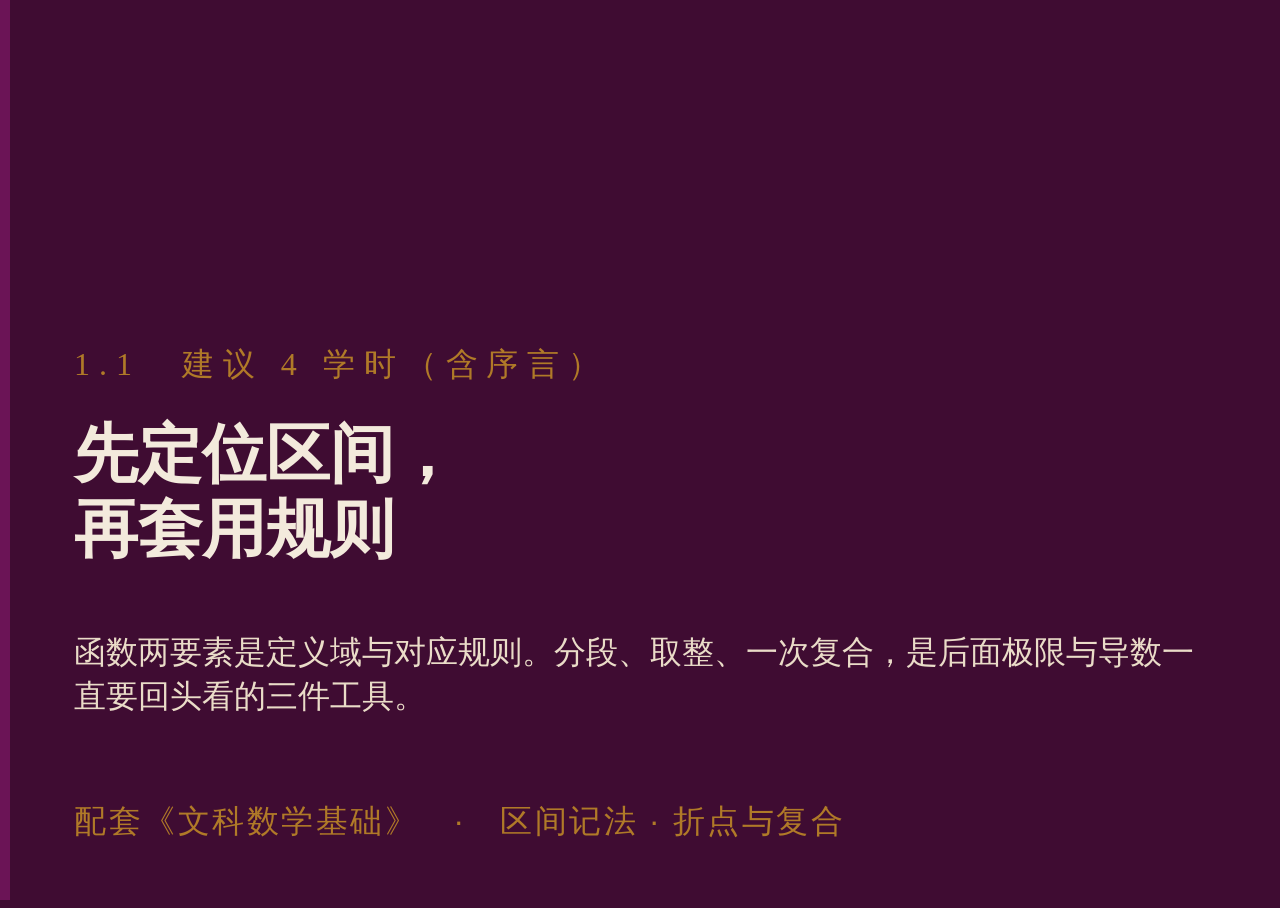
<file: lectures/11.html>
<!DOCTYPE html>
<html lang="zh-CN">
<head>
  <meta charset="UTF-8" />
  <meta name="viewport" content="width=device-width, initial-scale=1, viewport-fit=cover" />
  <title>1.1 函数 · 文科高等数学</title>
  <link rel="stylesheet" href="../vendor/katex/katex.min.css" />
  <link rel="stylesheet" href="../css/deck.css?v=20261110174738" />
</head>
<body class="play">
  <div class="app cover-mode">
    <div class="spine" aria-hidden="true"></div>
    <header class="topbar">
      <a class="home" href="../index.html">目录</a>
      <span class="mark">NKU</span>
      <h1>文科高等数学　·　1.1 函数</h1>
      <span class="sec" id="sec-label"></span>
    </header>
    <div class="progress" id="progress" aria-hidden="true"><i></i></div>
    <main class="stage">
<section class="slide cover" data-title="封面" data-notes="强调：字母可以改，函数不改。">
<div class="kicker">1.1　建议 4 学时（含序言）</div>
        <h2>先定位区间，<br />再套用规则</h2>
        <p>函数两要素是定义域与对应规则。分段、取整、一次复合，是后面极限与导数一直要回头看的三件工具。</p>
        <div class="meta">配套《文科数学基础》　·　区间记法 · 折点与复合</div>
</section>
<section class="slide" data-title="目标" data-notes="开场读目标，下课回扣。">
<div class="num">目标</div><h2 class="slide-title">学完本讲，应能做到</h2><div class="obj"><div class="card"><span class="idx">01</span><p>能说出函数的两个基本要素，并判断一个对应是不是函数。</p></div><div class="card"><span class="idx">02</span><p>能写出分段函数与取整函数在指定点的值，并识读实心/空心。</p></div><div class="card"><span class="idx">03</span><p>能把一次复合写成 $y=f(g(x))$，会做变量代换求 $f(x)$，会求简单反函数。</p></div></div>
</section>
<section class="slide" data-title="本讲路线" data-notes="路线由下面六个分节自动生成。">
<h2 class="slide-title">本讲路线</h2><div class="card"><ol class="route"><li>概念：单值对应</li><li>分段与取整</li><li>四则与复合</li><li>反函数与初等函数</li><li>性态：奇偶、单调、有界</li><li>回顾与自测</li></ol></div>
</section>
<section data-sec="概念：单值对应" class="slide divider" data-sec-start="概念：单值对应" data-title="概念：单值对应">
<div class="sec-no">一</div><h2>概念：单值对应</h2><p>定义域与对应规则；一对多不是函数。</p>
</section>
<section data-sec="概念：单值对应" class="slide" data-title="从映射说起">
<div class="num">定义</div><h2 class="slide-title">从映射说起</h2><div class="card"><p>映射是集合之间的对应。若 $X$ 中每一个元素都对应 $Y$ 中唯一的元素，就称为单值对应。</p><p>函数是实数集的子集之间的单值对应。</p></div><p class="lead" style="margin-top:12px">例如：每位学生对应一位班主任，所以「学生→班主任」是函数；一位班主任对应多名学生，所以「班主任→学生」不是函数。学号→学生通常是函数。</p>
</section>
<section data-sec="概念：单值对应" class="slide" data-title="函数的定义">
<div class="num">定义</div><h2 class="slide-title">函数的定义</h2><div class="card"><p>设 $X,Y\subset\mathbb{R}$。若对每个 $x\in X$，按规则 $f$ 都有唯一的 $y\in Y$ 与之对应，记 $y=f(x)$。</p><p>$X$ 叫定义域，$\{f(x):x\in X\}$ 叫值域。</p></div><p class="lead" style="margin-top:12px">两要素：定义域、对应规则。字母 $x$、$y$、$f$ 可以改，不改变函数。</p>
</section>
<section data-sec="概念：单值对应" class="slide" data-title="一次函数：先乘再加">
<div class="num">公式</div><h2 class="slide-title">一次函数：先乘再加</h2><div class="card">$$f(x)=3x+2,\quad f(4)=14,\quad D_f=R_f=\mathbb{R}$$</div><p class="lead">定义域允许一切实数。图像是直线。</p>
</section>
<section data-sec="概念：单值对应" class="slide" data-title="区间怎么写" data-notes="不要把记法表做成实验。">
<h2 class="slide-title">区间怎么写</h2><p class="lead">后面谈连续、可导，都在区间上说话。</p><table class="sheet"><thead><tr><th>写法</th><th>含端点</th><th>课堂提醒</th></tr></thead><tbody><tr><td>$(a,b)$ 开区间</td><td>都不含</td><td>极限常用</td></tr><tr><td>$[a,b]$ 闭区间</td><td>都含</td><td>连续、最值常用</td></tr><tr><td>$[a,b)$，$(a,b]$</td><td>只含一端</td><td>分段的分界点必须写清</td></tr><tr><td>$(-\infty,b]$，$[a,+\infty)$</td><td>无穷端不含</td><td>单点没有单调性</td></tr></tbody></table>
</section>
<section data-sec="概念：单值对应" class="slide" data-title="课堂练 1　是不是函数">
<div class="num">课堂练</div><span class="badge lv-base">基础</span><h2 class="slide-title">课堂练 1　是不是函数</h2><div class="prompt-box">下列对应哪些是函数？
(1) 学号 → 学生
(2) 学生 → 选修课程（可多门）
(3) 每个实数 $x$ 对应 $x^2$
(4) 每个正数对应它的两个平方根。</div><p class="wait">约 2 分钟。<button type="button" class="btn ghost timer" data-sec="120">计时 2:00</button><span class="teacher-hint">　·　按 A 揭晓解答</span></p>
</section>
<section data-sec="概念：单值对应" class="slide" data-title="课堂练 1" data-kind="answer">
<div class="num">解答</div><span class="badge">解答</span><h2 class="slide-title">课堂练 1</h2><ol class="answer-list"><li>(1) 是：每个学号唯一对应一人。</li><li>(2) 不是：一对多。</li><li>(3) 是：单值。</li><li>(4) 不是：一个正数对应两个值。若只取算术平方根，才是函数。</li></ol>
</section>
<section data-sec="分段与取整" class="slide divider" data-sec-start="分段与取整" data-title="分段与取整">
<div class="sec-no">二</div><h2>分段与取整</h2><p>先定位区间；取整向 −∞ 取。</p>
</section>
<section data-sec="分段与取整" class="slide" data-title="分段函数：不同区间，不同规则">
<h2 class="slide-title">分段函数：不同区间，不同规则</h2><div class="card"><ul><li>$y=|x|$ 在 $x\ge 0$ 用 $x$，在 $x\lt 0$ 用 $-x$。</li><li>先判断 $x$ 落在哪一段，再用那一段的式子。</li><li>生活中的分段：阶梯电价、稿费、出租车计费。</li><li>后续极限、连续、可导、极值，都会盯住分界点。</li></ul></div>
</section>
<section data-sec="分段与取整" class="slide" data-title="折点左右，斜率换号" data-notes="默认停在左支。把点拖过 x=1，问：图像断了没有？斜率断了没有？" data-hook="piecewise">
<div class="num">实验 1</div><h2 class="slide-title">折点左右，斜率换号</h2>
        <div class="grid-2" style="flex:1">
          <div class="plot-wrap"><canvas id="pw-canvas"></canvas></div>
          <aside class="panel">
            <div class="ctrl">
              <label><span>自变量 $x$</span><span class="ctrl-val" id="pw-x-val">0.40</span></label>
              <input id="pw-x" type="range" min="-1" max="3" step="0.02" value="0.4" />
            </div>
            <div class="readout" id="pw-read"></div>
            <div class="verdict">折点在 $x=1$。左右斜率不同，但图像连着。</div>
    </aside>
        </div>
</section>
<section data-sec="分段与取整" class="slide" data-title="课堂练 2　阶梯电价">
<div class="num">课堂练</div><span class="badge lv-apply">应用</span><h2 class="slide-title">课堂练 2　阶梯电价</h2><div class="prompt-box">某市电价（示意）：月用电量 $x$（度）
$0\le x\le 100$ 时，应付 $0.5x$ 元；
$x>100$ 时，应付 $50+0.8(x-100)$ 元。

写出费用 $y$ 的分段表达式，并计算 $x=80$ 与 $x=150$ 的费用。</div><p class="wait">约 3 分钟。<button type="button" class="btn ghost timer" data-sec="180">计时 3:00</button><span class="teacher-hint">　·　按 A 揭晓解答</span></p>
</section>
<section data-sec="分段与取整" class="slide" data-title="课堂练 2" data-kind="answer">
<div class="num">解答</div><span class="badge">解答</span><h2 class="slide-title">课堂练 2</h2><ol class="answer-list"><li>$y=0.5x$（$0\le x\le 100$）；$y=50+0.8(x-100)$（$x>100$）。</li><li>$x=80$：$y=40$；$x=150$：$y=90$。</li></ol><div class="comment">分段函数的核心能力：定位区间。</div>
</section>
<section data-sec="分段与取整" class="slide" data-title="交易费：三段，分界要单独算">
<div class="num">公式</div><h2 class="slide-title">交易费：三段，分界要单独算</h2><div class="card">$$y=\begin{cases}0,& x=0\\ pq,& 0\lt x\le q\\ px,& x\gt q\end{cases}$$</div><p class="lead">$p,q>0$。$x=0$ 的函数值是 0，右边却不是，所以 0 是间断点。</p>
</section>
<section data-sec="分段与取整" class="slide" data-title="拖过 0，费用会跳" data-notes="停在 0 问函数值。再向右拖一点点。" data-hook="fee">
<div class="num">实验 2</div><h2 class="slide-title">拖过 0，费用会跳</h2>
        <div class="grid-2" style="flex:1">
          <div class="plot-wrap"><canvas id="fee-canvas"></canvas></div>
          <aside class="panel">
            <div class="ctrl">
              <label><span>交易额 x</span><span class="ctrl-val" id="fee-x-val">1.20</span></label>
              <input id="fee-x" type="range" min="0" max="6" step="0.05" value="1.2" />
            </div>
            <div class="readout" id="fee-read"></div>
            <div class="verdict">示意 p=0.8，q=2。x=0 的函数值是 0，右边一离开 0 就到 pq。</div>
    </aside>
        </div>
</section>
<section data-sec="分段与取整" class="slide" data-title="建一个分段函数的五步">
<h2 class="slide-title">建一个分段函数的五步</h2><p class="lead">教材把这叫数学模型方法。</p><div class="card"><ul><li>弄清要研究的问题和已有的数据。</li><li>写出简化假设：哪些量留下，哪些先忽略。</li><li>把主要量之间的关系写成式子、方程或表。</li><li>求解：运算、画图或证明。</li><li>拿回现实里核对；对不上就改假设，再来一遍。</li></ul></div>
</section>
<section data-sec="分段与取整" class="slide" data-title="取整函数 $[x]$">
<div class="num">定义</div><h2 class="slide-title">取整函数 $[x]$</h2><div class="card"><p>$[x]$ 表示不超过 $x$ 的最大整数。</p><p>$[3.14]=3$，$[-3.14]=-4$。</p><p>图像是一排单位长水平线段：左闭右开。</p></div><p class="lead" style="margin-top:12px">先猜 $[-1.2]$，再对照定义。</p>
</section>
<section data-sec="分段与取整" class="slide" data-title="实心在左，空心在右" data-notes="拖到整数点，问：函数值取几？" data-hook="floorfn">
<div class="num">实验 3</div><h2 class="slide-title">实心在左，空心在右</h2>
        <div class="grid-2" style="flex:1">
          <div class="plot-wrap"><canvas id="floor-canvas"></canvas></div>
          <aside class="panel">
            <div class="ctrl">
              <label><span>自变量 $x$</span><span class="ctrl-val" id="floor-x-val">1.40</span></label>
              <input id="floor-x" type="range" min="-2" max="2.6" step="0.02" value="1.4" />
            </div>
            <div class="readout" id="floor-read"></div>
            <div class="verdict">实心在左端，空心在右端：左闭右开。</div>
    </aside>
        </div>
</section>
<section data-sec="分段与取整" class="slide" data-title="课堂练 3">
<div class="num">课堂练</div><span class="badge lv-judge">辨析</span><h2 class="slide-title">课堂练 3</h2><div class="prompt-box">求 $[1.01]$、$[1]$、$[-0.2]$、$[-2]$。哪一个最容易写错？</div><p class="wait">约 2 分钟。<button type="button" class="btn ghost timer" data-sec="120">计时 2:00</button><span class="teacher-hint">　·　按 A 揭晓解答</span></p>
</section>
<section data-sec="分段与取整" class="slide" data-title="课堂练 3" data-kind="answer">
<div class="num">解答</div><span class="badge">解答</span><h2 class="slide-title">课堂练 3</h2><ol class="answer-list"><li>$[1.01]=1$，$[1]=1$，$[-0.2]=-1$，$[-2]=-2$。</li><li>负数取整最容易写成「丢掉小数部分」。</li></ol><div class="comment">取整是向 $-\infty$ 取，不是向 $0$ 取。</div>
</section>
<section data-sec="分段与取整" class="slide" data-title="找错 1　负数取整">
<div class="num">课堂练</div><span class="badge lv-judge">找错</span><h2 class="slide-title">找错 1　负数取整</h2><div class="card mistake"><p class="given">有人算 $[-1.7]=-1$。</p><h3>某同学这样写</h3><ol><li>「丢掉小数部分」得到 1，再加负号得 $-1$。</li></ol></div><p class="wait">错在哪里？正确值是多少？　约 1 分钟。<button type="button" class="btn ghost timer" data-sec="60">计时 1:00</button><span class="teacher-hint">　·　按 A 揭晓解答</span></p>
</section>
<section data-sec="分段与取整" class="slide" data-title="找错 1" data-kind="answer">
<div class="num">解答</div><span class="badge">解答</span><h2 class="slide-title">找错 1</h2><ol class="answer-list"><li>不超过 $-1.7$ 的最大整数是 $-2$，不是 $-1$。</li><li>$[-1.7]=-2$。</li></ol>
</section>
<section data-sec="四则与复合" class="slide divider" data-sec-start="四则与复合" data-title="四则与复合">
<div class="sec-no">三</div><h2>四则与复合</h2><p>定义域取交集；先里层后外层。</p>
</section>
<section data-sec="四则与复合" class="slide" data-title="例 1.1.6　四则运算">
<div class="num">例题</div><h2 class="slide-title">例 1.1.6　四则运算</h2><div class="derive"><div class="dm">$$f(x)=\sin x\ (x\in\mathbb{R}),\quad g(x)=\sqrt{x}\ (x\ge 0)$$</div><div class="dw"><span>两函数</span></div><div class="dm step" data-g="d1">$$(f\pm g)(x)=\sin x\pm\sqrt{x},\ x\in[0,+\infty)$$</div><div class="dw step" data-g="d1"><span>定义域取交集</span></div><div class="dm step" data-g="d2">$$(fg)(x)=\sin x\cdot\sqrt{x},\ x\in[0,+\infty)$$</div><div class="dw step" data-g="d2"><span>同上</span></div><div class="dm step" data-g="d3">$$\dfrac{f}{g}(x)=\dfrac{\sin x}{\sqrt{x}},\ x\in(0,+\infty)$$</div><div class="dw step" data-g="d3"><span>还要去掉分母为 0</span></div></div>
</section>
<section data-sec="四则与复合" class="slide" data-title="复合：先里层，后外层">
<div class="num">定义</div><h2 class="slide-title">复合：先里层，后外层</h2><div class="card"><p>若 $u=g(x)$ 的值落在 $f$ 的定义域里，则 $y=f(g(x))$ 称为复合函数。</p></div><p class="lead" style="margin-top:12px">一次复合够用：货币 → 黄金 → 货币，不能写反。</p>
</section>
<section data-sec="四则与复合" class="slide" data-title="一条管道：先里层，后外层" data-notes="g(x)=x/2+1，f(u)=u²。问：次序能换吗？" data-hook="compose">
<div class="num">实验 4</div><h2 class="slide-title">一条管道：先里层，后外层</h2>
        <div class="grid-2" style="flex:1">
          <div class="plot-wrap"><canvas id="compose-canvas"></canvas></div>
          <aside class="panel">
            <div class="ctrl">
              <label><span>输入 $x$</span><span class="ctrl-val" id="compose-x-val">2.0</span></label>
              <input id="compose-x" type="range" min="-2" max="4" step="0.1" value="2" />
            </div>
            <div class="readout" id="compose-read"></div>
            <div class="verdict">先 $g$ 后 $f$。管道不能从右往左读。</div>
    </aside>
        </div>
</section>
<section data-sec="四则与复合" class="slide" data-title="课堂练 4">
<div class="num">课堂练</div><span class="badge lv-vary">变式</span><h2 class="slide-title">课堂练 4</h2><div class="prompt-box">设 $g(x)=2x+1$，$f(u)=u^2$。写出 $f(g(x))$ 与 $g(f(x))$，并在 $x=1$ 处求值。</div><p class="wait">约 3 分钟。<button type="button" class="btn ghost timer" data-sec="180">计时 3:00</button><span class="teacher-hint">　·　按 A 揭晓解答</span></p>
</section>
<section data-sec="四则与复合" class="slide" data-title="课堂练 4" data-kind="answer">
<div class="num">解答</div><span class="badge">解答</span><h2 class="slide-title">课堂练 4</h2><ol class="answer-list"><li>$f(g(x))=(2x+1)^2$，$x=1$ 时为 $9$。</li><li>$g(f(x))=2x^2+1$，$x=1$ 时为 $3$。</li><li>不相同。复合一般不可交换。</li></ol>
</section>
<section data-sec="四则与复合" class="slide" data-title="黄金兑换：复合的一次具体算法">
<div class="num">定义</div><h2 class="slide-title">黄金兑换：复合的一次具体算法</h2><div class="card"><p>用 $5000$ 元买入黄金，当时 $780$ 元/克；一周后 $767.56$ 元/克卖出。</p><p>$u=g(x)=x/780$，$y=f(u)=767.56\,u$。</p><p>$$y=(f\circ g)(x)=767.56\,x/780$$</p></div><p class="lead" style="margin-top:12px">必须先变成黄金，再变回货币。</p>
</section>
<section data-sec="四则与复合" class="slide" data-title="例 1.1.9　由 f(x−a) 反求 f(x)">
<div class="num">例题</div><h2 class="slide-title">例 1.1.9　由 f(x−a) 反求 f(x)</h2><div class="derive"><div class="dm">$$f(x-a)=x(x-a)$$</div><div class="dw"><span>已知复合后的式子</span></div><div class="dm step" data-g="d1">$$\text{令 }z=x-a\Rightarrow x=z+a$$</div><div class="dw step" data-g="d1"><span>变量代换</span></div><div class="dm step" data-g="d2">$$f(z)=(z+a)z$$</div><div class="dw step" data-g="d2"><span>代回去</span></div><div class="dm step" data-g="d3">$$f(x)=x(x+a)$$</div><div class="dw step" data-g="d3"><span>把 z 换成 x</span></div></div>
</section>
<section data-sec="四则与复合" class="slide" data-title="课堂练 5">
<div class="num">课堂练</div><span class="badge lv-vary">变式</span><h2 class="slide-title">课堂练 5</h2><div class="prompt-box">已知 $f(x-1)=x^2-1$。求 $f(x)$。</div><p class="wait">约 2 分钟。<button type="button" class="btn ghost timer" data-sec="120">计时 2:00</button><span class="teacher-hint">　·　按 A 揭晓解答</span></p>
</section>
<section data-sec="四则与复合" class="slide" data-title="课堂练 5" data-kind="answer">
<div class="num">解答</div><span class="badge">解答</span><h2 class="slide-title">课堂练 5</h2><ol class="answer-list"><li>令 $z=x-1$，则 $x=z+1$。</li><li>$f(z)=(z+1)^2-1=z^2+2z$。</li><li>故 $f(x)=x^2+2x$。</li></ol>
</section>
<section data-sec="反函数与初等函数" class="slide divider" data-sec-start="反函数与初等函数" data-title="反函数与初等函数">
<div class="sec-no">四</div><h2>反函数与初等函数</h2><p>一一对应才能谈反；定义域取交集。</p>
</section>
<section data-sec="反函数与初等函数" class="slide" data-title="反函数">
<h2 class="slide-title">反函数</h2><div class="card"><ul><li>一一对应才能谈反函数：每个 $y$ 只来自一个 $x$。</li><li>$y=x^3$ 在全体实数上有反函数；$y=x^2$ 要先限制到 $[0,+\infty)$。</li><li>图像关于 $y=x$ 对称。</li></ul></div>
</section>
<section data-sec="反函数与初等函数" class="slide" data-title="关于 y=x 翻过去" data-notes="拖点看原曲线与镜像。" data-hook="inverse11">
<div class="num">实验 5</div><h2 class="slide-title">关于 y=x 翻过去</h2>
        <div class="grid-2" style="flex:1">
          <div class="plot-wrap"><canvas id="inv-canvas"></canvas></div>
          <aside class="panel">
            <div class="ctrl">
              <label><span>点的横坐标</span><span class="ctrl-val" id="inv-x-val">1.20</span></label>
              <input id="inv-x" type="range" min="0.2" max="3" step="0.05" value="1.2" />
            </div>
            <div class="readout" id="inv-read"></div>
            <div class="verdict" id="inv-verdict">原曲线与反函数关于 y=x 对称。</div>
    </aside>
        </div>
</section>
<section data-sec="反函数与初等函数" class="slide" data-title="例 1.1.11　求反函数">
<div class="num">例题</div><h2 class="slide-title">例 1.1.11　求反函数</h2><div class="derive"><div class="dm">$$y=\dfrac{x+2}{x-2}\ (x\neq 2)$$</div><div class="dw"><span>定义域 $(-\infty,2)\cup(2,+\infty)$</span></div><div class="dm step" data-g="d1">$$x=\dfrac{2(y+1)}{y-1}$$</div><div class="dw step" data-g="d1"><span>解出 x</span></div><div class="dm step" data-g="d2">$$y=\dfrac{2(x+1)}{x-1}$$</div><div class="dw step" data-g="d2"><span>交换字母</span></div><div class="dm step" data-g="d3">$$D_{f^{-1}}=(-\infty,1)\cup(1,+\infty)$$</div><div class="dw step" data-g="d3"><span>原函数值域去掉 1</span></div></div>
</section>
<section data-sec="反函数与初等函数" class="slide" data-title="基本初等函数：先记定义域">
<h2 class="slide-title">基本初等函数：先记定义域</h2><p class="lead">有限次四则或复合得到初等函数。分段函数一般不是初等函数。</p><table class="sheet"><thead><tr><th>类型</th><th>代表</th><th>在哪里有定义</th></tr></thead><tbody><tr><td>幂 / 指数</td><td>$x^\mu$，$a^x$</td><td>幂看指数；指数全体实数</td></tr><tr><td>对数</td><td>$\log_a x$</td><td>只在 $(0,+\infty)$</td></tr><tr><td>三角</td><td>$\sin x$，$\tan x$</td><td>正切去掉 $\pi/2+k\pi$</td></tr><tr><td>反三角</td><td>$\arcsin x$，$\arctan x$</td><td>反正弦只吃 $[-1,1]$</td></tr></tbody></table>
</section>
<section data-sec="反函数与初等函数" class="slide" data-title="换一种，看定义域和形状" data-notes="先看 ln 和 tan 在哪里断开。" data-hook="elem">
<div class="num">实验 6</div><h2 class="slide-title">换一种，看定义域和形状</h2>
        <div class="grid-2" style="flex:1">
          <div class="plot-wrap"><canvas id="elem-canvas"></canvas></div>
          <aside class="panel">
            <div class="ctrl">
              <div class="seg">
                <button type="button" data-elem="0" class="on">x²</button>
                <button type="button" data-elem="1">2ˣ</button>
                <button type="button" data-elem="2">ln</button>
                <button type="button" data-elem="3">sin</button>
                <button type="button" data-elem="4">tan</button>
              </div>
            </div>
            <div class="verdict" id="elem-verdict"></div>
    </aside>
        </div>
</section>
<section data-sec="反函数与初等函数" class="slide" data-title="例 1.1.12　初等函数的定义域">
<div class="num">例题</div><h2 class="slide-title">例 1.1.12　初等函数的定义域</h2><div class="card">$$y=\lg\sin x+\frac{\arccos x}{\sqrt{x^2+4}}-4^x$$</div><p class="lead">$\arccos x$ 要 $x\in[-1,1]$；$\lg\sin x$ 要 $\sin x>0$。相交得 $(0,1]$。</p>
</section>
<section data-sec="反函数与初等函数" class="slide" data-title="数列是特殊的函数">
<h2 class="slide-title">数列是特殊的函数</h2><div class="card"><ul><li>定义域是正整数时，函数就成了数列。</li><li>斐波那契：$F_1=F_2=1$，$F_n=F_{n-1}+F_{n-2}$。</li><li>下一讲的极限，先从数列讲起。</li></ul></div>
</section>
<section data-sec="性态：奇偶、单调、有界" class="slide divider" data-sec-start="性态：奇偶、单调、有界" data-title="性态：奇偶、单调、有界">
<div class="sec-no">五</div><h2>性态：奇偶、单调、有界</h2><p>各留一个算完的例子。</p>
</section>
<section data-sec="性态：奇偶、单调、有界" class="slide" data-title="性态口诀">
<h2 class="slide-title">性态口诀</h2><div class="grid-3 fit"><div class="card"><h3>奇偶</h3><div class="gold-rule"></div><p>$f(-x)=f(x)$ 偶；$f(-x)=-f(x)$ 奇。</p></div><div class="card"><h3>周期</h3><div class="gold-rule"></div><p>$f(x+T)=f(x)$。正弦以 $2\pi$ 为周期。</p></div><div class="card"><h3>单调 / 有界</h3><div class="gold-rule"></div><p>增：变大不减。有界：夹在两条水平线之间。</p></div></div>
</section>
<section data-sec="性态：奇偶、单调、有界" class="slide" data-title="奇函数：代进 −x，应整体变号">
<div class="num">公式</div><h2 class="slide-title">奇函数：代进 −x，应整体变号</h2><div class="card">$$y=\ln\bigl(\sqrt{x^2+1}-x\bigr)$$</div><p class="lead">有理化后 $y=-\ln(\sqrt{x^2+1}+x)$，再验证 $y(-x)=-y(x)$。</p>
</section>
<section data-sec="性态：奇偶、单调、有界" class="slide" data-title="点与它的对面同时在曲线上" data-notes="把点拖过原点，问对面那个点是否还在曲线上。" data-hook="oddpt">
<div class="num">实验 7</div><h2 class="slide-title">点与它的对面同时在曲线上</h2>
        <div class="grid-2" style="flex:1">
          <div class="plot-wrap"><canvas id="odd-canvas"></canvas></div>
          <aside class="panel">
            <div class="ctrl">
              <label><span>点的横坐标 x</span><span class="ctrl-val" id="odd-x-val">1.40</span></label>
              <input id="odd-x" type="range" min="-3" max="3" step="0.05" value="1.4" />
            </div>
            <div class="readout" id="odd-read"></div>
            <div class="verdict">奇函数：点 (x, y) 与 (−x, −y) 同时在曲线上。</div>
    </aside>
        </div>
</section>
<section data-sec="性态：奇偶、单调、有界" class="slide" data-title="单调与有界">
<h2 class="slide-title">单调与有界</h2><div class="grid-2 fit"><div class="card"><h3>单调</h3><div class="gold-rule"></div><ul><li>$y=x^2$ 在 $(-\infty,0]$ 递减，在 $[0,+\infty)$ 递增。</li><li>单调说的是一段区间。</li></ul></div><div class="card"><h3>有界</h3><div class="gold-rule"></div><ul><li>$\sin x$ 在 $\mathbb{R}$ 上有界。</li><li>$x^2$ 在 $\mathbb{R}$ 上无界，在 $[0,1]$ 上有界。</li></ul></div></div>
</section>
<section data-sec="性态：奇偶、单调、有界" class="slide" data-title="找错 2　复合写反了">
<div class="num">课堂练</div><span class="badge lv-judge">找错</span><h2 class="slide-title">找错 2　复合写反了</h2><div class="card mistake"><p class="given">黄金兑换：$g$ 把元变成克，$f$ 把克变回元。有人写成 $y=g(f(x))$。</p><h3>某同学这样写</h3><ol><li>先卖出再买入。</li><li>管道接反。</li></ol></div><p class="wait">正确顺序是什么？　约 1 分钟。<button type="button" class="btn ghost timer" data-sec="60">计时 1:00</button><span class="teacher-hint">　·　按 A 揭晓解答</span></p>
</section>
<section data-sec="性态：奇偶、单调、有界" class="slide" data-title="找错 2" data-kind="answer">
<div class="num">解答</div><span class="badge">解答</span><h2 class="slide-title">找错 2</h2><ol class="answer-list"><li>必须先 $g$（元→克），再 $f$（克→元），即 $y=f(g(x))$。</li><li>复合的次序就是操作次序。</li></ol>
</section>
<section data-sec="回顾与自测" class="slide divider" data-sec-start="回顾与自测" data-title="回顾与自测">
<div class="sec-no">六</div><h2>回顾与自测</h2>
</section>
<section data-sec="回顾与自测" class="slide" data-title="文化卡片 · 函数一词" data-notes="控制在两三分钟。">
<div class="num">文化</div><div class="culture"><span class="badge">文化卡片 · 函数一词</span><blockquote>函数这个词，来自「依赖」。莱布尼茨用它称呼随曲线而变的量。</blockquote><p>先抓住两要素：在哪些 $x$ 上说话，以及怎么把 $x$ 变成 $y$。分段与取整练「先定位」，复合练「先里层」。</p></div>
</section>
<section data-sec="回顾与自测" class="slide" data-title="小结" data-notes="下课回扣目标。">
<h2 class="slide-title">带走与易错</h2><div class="grid-2 fit"><div class="card"><h3>带走</h3><div class="gold-rule"></div><ul><li>两要素：定义域与对应规则。</li><li>分段先定位；取整向左取到整数。</li><li>复合先看值域；反函数要交换字母并改定义域。</li></ul></div><div class="card"><h3>易错</h3><div class="gold-rule"></div><ul><li>把一对多的对应叫函数。</li><li>负数取整丢掉小数。</li><li>里层永远送不进外层，还硬写复合。</li></ul></div></div>
</section>
<section data-sec="回顾与自测" class="slide" data-title="课后自测" data-notes="题目来自本讲题库，每轮随机抽 6 题。" data-hook="quiz">
<div class="num">自测</div><h2 class="slide-title">课后自测</h2><div class="quiz" data-quiz="11" data-n="6"></div>
</section>
<section data-sec="回顾与自测" class="slide" data-title="作业" data-notes="当堂布置。">
<h2 class="slide-title">作业</h2><div class="grid-3 fit"><div class="card"><h3>必做</h3><div class="gold-rule"></div><ul><li>把电价分段写进笔记本，再自编一档稿费分段。</li><li>求 $[-1.7]$、$[0]$、$[\sqrt{2}]$。</li><li>已知 $f(x-2)=x^2$，求 $f(x)$。</li><li>求 $y=(x+1)/(x-1)$ 的反函数，并写出定义域。</li></ul></div><div class="card"><h3>选做</h3><div class="gold-rule"></div><ul><li>* 说明为何 $y=x^2$ 要限制定义域才有反函数。</li></ul></div><div class="card"><h3>下一讲</h3><div class="gold-rule"></div><p>下一讲 1.2 极限：数列贴水平线、左右极限、夹逼。</p></div></div>
</section>
    </main>
    <canvas class="ink" id="ink"></canvas>
    <button type="button" class="clock" id="clock" title="点一下停止计时"></button>
    <div class="notes" id="notes"></div>
    <div class="outline" id="outline"><h3>本讲提纲 I</h3><div id="outline-list"></div></div>
    <div class="help" id="help">
      <h3>翻页</h3>
      <p>手机：左右滑动，或点底部「上一页」「下一页」。「解答」揭晓答案，「提纲」跳到某一页。</p>
      <p>键盘：→ / 空格 下一步或下一页　　← 上一步　　Home / End 首尾</p>
      <p>F 全屏　　A 揭晓解答　　I 提纲　　? 本面板</p>
      <p>T 课堂练计时　　P 画笔（C 清除本页笔迹）　　B 黑屏</p>
      <p class="teacher-only">N 备注（仅教师版 ?teacher=1）</p>
      <p>推导页逐行出现，按 → 一步一步走。解答页默认跳过；点「解答」或按 A 后进入线性顺序。滑条用手指拖；用键盘时先点空白再按方向键。</p>
    </div>
    <div class="blackout" id="blackout"></div>
    <footer class="botbar">
      <span>南开大学数学科学学院</span>
      <span id="page">1 / 1</span>
      <span class="keys">
        <button type="button" class="btn ghost" id="btn-prev">上一页</button>
        <button type="button" class="btn ghost" id="btn-next">下一页</button>
        <button type="button" class="btn ghost" id="btn-ans">解答 A</button>
        <button type="button" class="btn ghost" id="btn-toc">提纲 I</button>
        <button type="button" class="btn ghost" id="btn-notes">备注 N</button>
        <button type="button" class="btn ghost" id="btn-pen">画笔 P</button>
        <button type="button" class="btn ghost" id="btn-full">全屏 F</button>
        <button type="button" class="btn ghost" id="btn-help">?</button>
      </span>
    </footer>
  </div>
  <script src="../vendor/katex/katex.min.js"></script>
  <script src="../vendor/katex/contrib/auto-render.min.js"></script>
  <script src="../js/deck.js?v=20261110174738"></script>
  <script src="../js/plot.js?v=20261110174738"></script>
  <script src="../js/quiz.js?v=20261110174738"></script>
  <script src="../js/quiz/11.js?v=20261110174738"></script>
  <script src="../js/labs/11-fn.js?v=20261110174738"></script>
  <script src="../js/labs/extra.js?v=20261110174738"></script>
</body>
</html>
</file>
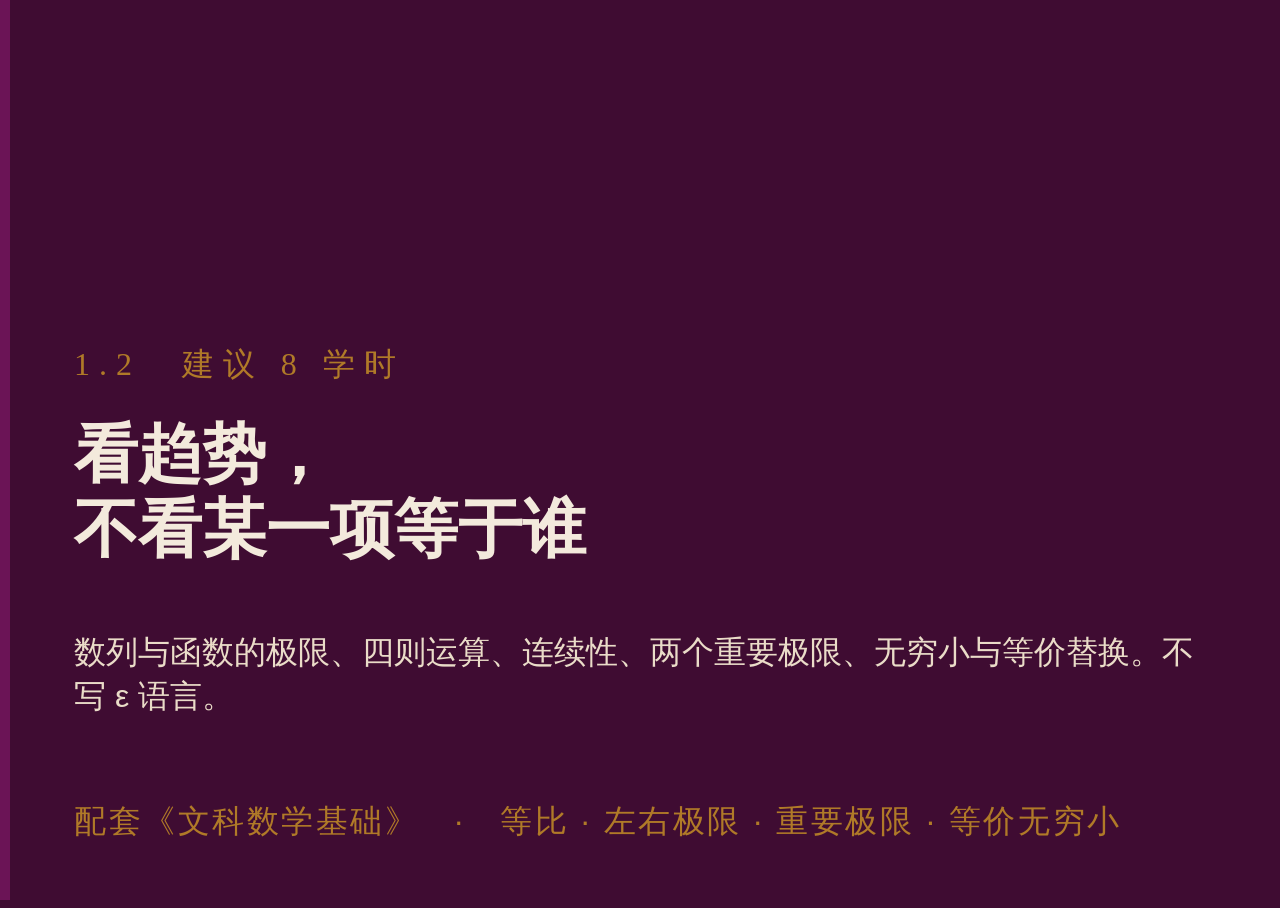
<file: lectures/12.html>
<!DOCTYPE html>
<html lang="zh-CN">
<head>
  <meta charset="UTF-8" />
  <meta name="viewport" content="width=device-width, initial-scale=1, viewport-fit=cover" />
  <title>1.2 极限 · 文科高等数学</title>
  <link rel="stylesheet" href="../vendor/katex/katex.min.css" />
  <link rel="stylesheet" href="../css/deck.css?v=20261110175120" />
</head>
<body class="play">
  <div class="app cover-mode">
    <div class="spine" aria-hidden="true"></div>
    <header class="topbar">
      <a class="home" href="../index.html">目录</a>
      <span class="mark">NKU</span>
      <h1>文科高等数学　·　1.2 极限</h1>
      <span class="sec" id="sec-label"></span>
    </header>
    <div class="progress" id="progress" aria-hidden="true"><i></i></div>
    <main class="stage">
<section class="slide cover" data-title="封面" data-notes="开场：无限接近不是某一项等于极限。">
<div class="kicker">1.2　建议 8 学时</div>
        <h2>看趋势，<br />不看某一项等于谁</h2>
        <p>数列与函数的极限、四则运算、连续性、两个重要极限、无穷小与等价替换。不写 ε 语言。</p>
        <div class="meta">配套《文科数学基础》　·　等比 · 左右极限 · 重要极限 · 等价无穷小</div>
</section>
<section class="slide" data-title="目标" data-notes="开场读目标，下课回扣。">
<div class="num">目标</div><h2 class="slide-title">学完本讲，应能做到</h2><div class="obj"><div class="card"><span class="idx">01</span><p>能判断等比数列、等比级数何时收敛，并在 $|q|\lt 1$ 时写出和。</p></div><div class="card"><span class="idx">02</span><p>能按 $x\to a$、$x\to a^\pm$、$x\to\pm\infty$ 读函数极限，并判断左右是否一致、一点是否连续。</p></div><div class="card"><span class="idx">03</span><p>能用四则、约分、有理化、两个重要极限和等价无穷小计算简单极限。</p></div><div class="card"><span class="idx">04</span><p>能识别指数型极限中「先收底」的错误，并用连续复利、贴现读出同一个 $e$。</p></div></div>
</section>
<section class="slide" data-title="本讲路线" data-notes="路线由下面七个分节自动生成。">
<h2 class="slide-title">本讲路线</h2><div class="card"><ol class="route"><li>数列极限</li><li>函数极限</li><li>性质与计算</li><li>连续与间断</li><li>两个重要极限</li><li>无穷小、等价与应用</li><li>回顾与自测</li></ol></div>
</section>
<section data-sec="数列极限" class="slide divider" data-sec-start="数列极限" data-title="数列极限">
<div class="sec-no">一</div><h2>数列极限</h2><p>日取其半、等比数列与等比级数：无限过程可以有确定趋势。</p>
</section>
<section data-sec="数列极限" class="slide" data-title="例 1.2.1　一尺之捶，日取其半" data-notes="教材例 1.2.1。">
<div class="num">定义</div><h2 class="slide-title">例 1.2.1　一尺之捶，日取其半</h2><div class="card"><p>每天截下剩余的一半：第 $n$ 天截下 $1/2^n$。</p><p>$$\frac12,\ \frac14,\ \frac18,\ \frac1{16},\ \ldots,\ \frac1{2^n},\ \ldots$$</p><p>通项无限靠近 $0$，但永远不等于 $0$。这就是「万世不竭」。</p></div><p class="lead" style="margin-top:12px">有限的截取过程，趋势可以是一个确定的数。后面把每天截下的量加起来，总和恰好是 1 尺。</p>
</section>
<section data-sec="数列极限" class="slide" data-title="例 1.2.2　割圆" data-notes="教材例 1.2.2。">
<h2 class="slide-title">例 1.2.2　割圆</h2><div class="grid-3 fit"><div class="card"><h3>刘徽</h3><div class="gold-rule"></div><p>圆内接正 $n$ 边形。$n$ 无限增大时，周长无限靠近圆周 $\pi d$。</p></div><div class="card"><h3>算出来的数</h3><div class="gold-rule"></div><p>刘徽得到 $\pi=3.1416$。祖冲之用同一方法算到 $3.1415929$。</p></div><div class="card"><h3>同一件事</h3><div class="gold-rule"></div><p>边数永远有限，趋势可以写成圆周。极限是「无限过程的确定趋势」。</p></div></div>
</section>
<section data-sec="数列极限" class="slide" data-title="数列极限（直观）">
<div class="num">定义</div><h2 class="slide-title">数列极限（直观）</h2><div class="card"><p>数列是按次序排好的一列数。若 $n$ 充分大时，$x_n$ 可以任意靠近常数 $A$，就说数列收敛：</p><p>$$\lim_{n\to\infty}x_n=A$$</p><p>否则称发散。没有任何一项必须等于 $A$。本讲不写 $\varepsilon$–$N$。</p></div>
</section>
<section data-sec="数列极限" class="slide" data-title="项数变多，点贴住 0" data-notes="先停在 n=12，问会不会有某项等于 0。再拉大。" data-hook="sequence">
<div class="num">实验 1</div><h2 class="slide-title">项数变多，点贴住 0</h2>
        <div class="grid-2" style="flex:1">
          <div class="plot-wrap"><canvas id="seq-canvas"></canvas></div>
          <aside class="panel">
            <div class="ctrl">
              <label><span>项数 n</span><span class="ctrl-val" id="seq-n-val">12</span></label>
              <input id="seq-n" type="range" min="2" max="40" value="12" />
            </div>
            <div class="readout" id="seq-read"></div>
            <div class="verdict">点贴近水平线，但没有任何一项必须等于 0。</div>
    </aside>
        </div>
</section>
<section data-sec="数列极限" class="slide" data-title="例 1.2.3　振荡着靠近" data-notes="教材例 1.2.3。">
<div class="num">例题</div><h2 class="slide-title">例 1.2.3　振荡着靠近</h2><div class="derive"><div class="dm">$$\lim_{n\to\infty}\frac{n+(-1)^n}{n}=1+\lim_{n\to\infty}\frac{(-1)^n}{n}$$</div><div class="dw"><span>拆成 $1+(-1)^n/n$</span></div><div class="dm step" data-g="d1">$$=1+0=1$$</div><div class="dw step" data-g="d1"><span>$(-1)^n/n$ 被 $1/n$ 压向 0</span></div></div><p class="lead step">振荡再凶，只要振幅被压没，整体仍收敛。</p>
</section>
<section data-sec="数列极限" class="slide" data-title="例 1.2.4　等比数列" data-notes="教材例 1.2.4。">
<div class="num">例题</div><h2 class="slide-title">例 1.2.4　等比数列</h2><div class="derive"><div class="dm">$$\lim_{n\to\infty}a_0 q^n=\begin{cases}0,&|q|\lt 1\\ a_0,&q=1\\ \text{不存在},&|q|\gt 1\text{ 或 }q=-1\end{cases}$$</div><div class="dw"><span>$a_0\neq 0$</span></div></div><p class="lead step">例 1.2.1 是 $a_0=1/2$、$q=1/2$。$q=-1$ 在 $\pm a_0$ 之间摆。</p>
</section>
<section data-sec="数列极限" class="slide" data-title="例 1.2.5　等比级数" data-notes="教材例 1.2.5。">
<div class="num">例题</div><h2 class="slide-title">例 1.2.5　等比级数</h2><div class="derive"><div class="dm">$$s_n=\frac{a_0(1-q^n)}{1-q}\quad(q\neq 1)$$</div><div class="dw"><span>部分和</span></div><div class="dm step" data-g="d1">$$|q|\lt 1\ \Longrightarrow\ \sum_{n=0}^{\infty}a_0 q^n=\frac{a_0}{1-q}$$</div><div class="dw step" data-g="d1"><span>$q^n\to 0$</span></div><div class="dm step" data-g="d2">$$\sum_{n=1}^{\infty}\frac1{2^n}=1$$</div><div class="dw step" data-g="d2"><span>每天截下的量加起来正好是整根 1 尺</span></div></div><p class="lead step">$|q|\ge 1$ 时级数发散。</p>
</section>
<section data-sec="数列极限" class="slide" data-title="课堂练 1">
<div class="num">课堂练</div><span class="badge lv-base">基础</span><h2 class="slide-title">课堂练 1</h2><div class="prompt-box">$(1)$ $q=1/3$、$a_0=1$：通项 $q^n$ 的极限？级数 $\sum_{n=0}^{\infty}(1/3)^n$ 的和？
$(2)$ $1,-1,1,-1,\ldots$ 的极限是否存在？</div><p class="wait">约 3 分钟。<button type="button" class="btn ghost timer" data-sec="180">计时 3:00</button><span class="teacher-hint">　·　按 A 揭晓解答</span></p>
</section>
<section data-sec="数列极限" class="slide" data-title="课堂练 1" data-kind="answer">
<div class="num">解答</div><span class="badge">解答</span><h2 class="slide-title">课堂练 1</h2><ol class="answer-list"><li>$|q|=1/3\lt 1$，通项趋向 $0$。和为 $1/(1-1/3)=3/2$。</li><li>这是 $q=-1$。在 $1$ 与 $-1$ 之间摆动，极限不存在，级数也发散。</li></ol><div class="comment">先看 $|q|$ 与 $1$ 的大小。</div>
</section>
<section data-sec="函数极限" class="slide divider" data-sec-start="函数极限" data-title="函数极限">
<div class="sec-no">二</div><h2>函数极限</h2><p>六种趋势，以及左右必须一致。</p>
</section>
<section data-sec="函数极限" class="slide" data-title="函数极限（直观）">
<div class="num">定义</div><h2 class="slide-title">函数极限（直观）</h2><div class="card"><p>自变量按趋势 $x\to\square$ 变化时，若 $f(x)$ 无限靠近常数 $A$，就写 $\lim_{x\to\square}f(x)=A$。</p><p>$x$ 能不能等于那个点，不必计较。求极限要连同 $x\to\square$ 一起看。</p></div><p class="lead" style="margin-top:12px">六种趋势：$x\to a$；$x\to a^\pm$；$x\to\pm\infty$；$x\to\infty$。</p>
</section>
<section data-sec="函数极限" class="slide" data-title="例 1.2.6–例 1.2.9　先看趋势" data-notes="教材例 1.2.6–1.2.9。">
<h2 class="slide-title">例 1.2.6–例 1.2.9　先看趋势</h2><p class="lead">同一个 $1/x$：走向无穷时趋向 $0$，走向 $0$ 时却会炸掉。</p><table class="sheet"><thead><tr><th>例</th><th>趋势</th><th>结论</th></tr></thead><tbody><tr><td>例 1.2.6　$x\sin x$</td><td>$x\to 0$</td><td>趋向 $0$</td></tr><tr><td>例 1.2.7　$\sin x/x$</td><td>$x\to+\infty$</td><td>趋向 $0$（振荡被压住）</td></tr><tr><td>例 1.2.8　$2^x$</td><td>$x\to-\infty$</td><td>趋向 $0$</td></tr><tr><td>例 1.2.9　$1/x$</td><td>$x\to\infty$</td><td>两侧都趋向 $0$</td></tr></tbody></table>
</section>
<section data-sec="函数极限" class="slide" data-title="例 1.2.10　取整的左右不一样" data-notes="教材例 1.2.10。">
<div class="num">例题</div><h2 class="slide-title">例 1.2.10　取整的左右不一样</h2><div class="derive"><div class="dm">$$\lim_{x\to 3^+}[x]=3,\qquad \lim_{x\to 3^-}[x]=2$$</div><div class="dw"><span>左右高度差 1</span></div><div class="dm step" data-g="d1">$$\lim_{x\to 3}[x]\ \text{不存在}$$</div><div class="dw step" data-g="d1"><span>左右不同</span></div></div>
</section>
<section data-sec="函数极限" class="slide" data-title="从左边来，从右边来" data-notes="先停在左边，再拖过 0。" data-hook="leftright">
<div class="num">实验 2</div><h2 class="slide-title">从左边来，从右边来</h2>
        <div class="grid-2" style="flex:1">
          <div class="plot-wrap"><canvas id="lr-canvas"></canvas></div>
          <aside class="panel">
            <div class="ctrl">
              <label><span>靠近 0 的 x</span><span class="ctrl-val" id="lr-x-val">-0.80</span></label>
              <input id="lr-x" type="range" min="-1.8" max="1.8" step="0.02" value="-0.8" />
            </div>
            <div class="verdict" id="lr-verdict"></div>
    </aside>
        </div>
</section>
<section data-sec="函数极限" class="slide" data-title="课堂练 2">
<div class="num">课堂练</div><span class="badge lv-base">基础</span><h2 class="slide-title">课堂练 2</h2><div class="prompt-box">设 $f(x)=\begin{cases}x+1,&x\lt 0\\ x-1,&x\ge 0\end{cases}$。求 $x\to 0$ 的左右极限。极限存在吗？$f(0)$？</div><p class="wait">约 3 分钟。<button type="button" class="btn ghost timer" data-sec="180">计时 3:00</button><span class="teacher-hint">　·　按 A 揭晓解答</span></p>
</section>
<section data-sec="函数极限" class="slide" data-title="课堂练 2" data-kind="answer">
<div class="num">解答</div><span class="badge">解答</span><h2 class="slide-title">课堂练 2</h2><ol class="answer-list"><li>左极限 $1$，右极限 $-1$。左右不同，极限不存在。</li><li>$f(0)=-1$。有定义改变不了左右打架。</li></ol>
</section>
<section data-sec="函数极限" class="slide" data-title="例 1.2.11–例 1.2.13　极限不看那一点" data-notes="教材例 1.2.11–1.2.13。">
<h2 class="slide-title">例 1.2.11–例 1.2.13　极限不看那一点</h2><p class="lead">三个函数不一样，极限一样。极限与该点有没有定义、函数值是多少无关。</p><div class="grid-3 fit"><div class="card"><h3>例 1.2.11</h3><div class="gold-rule"></div><p>$f(x)=2x$，$x\in(0,2)$，$\lim_{x\to 1}f(x)=2$。</p></div><div class="card"><h3>例 1.2.12</h3><div class="gold-rule"></div><p>挖掉 $x=1$，极限仍是 $2$。</p></div><div class="card"><h3>例 1.2.13</h3><div class="gold-rule"></div><p>规定 $h(1)=1$，极限仍是 $2$。</p></div></div>
</section>
<section data-sec="函数极限" class="slide" data-title="课堂练 3">
<div class="num">课堂练</div><span class="badge lv-judge">辨析</span><h2 class="slide-title">课堂练 3</h2><div class="prompt-box">求 $\lim_{x\to 1}(x^2-1)/(x-1)$ 时约去 $(x-1)$。这改变了 $x=1$ 处的定义，为什么仍可求极限？</div><p class="wait">约 2 分钟。<button type="button" class="btn ghost timer" data-sec="120">计时 2:00</button><span class="teacher-hint">　·　按 A 揭晓解答</span></p>
</section>
<section data-sec="函数极限" class="slide" data-title="课堂练 3" data-kind="answer">
<div class="num">解答</div><span class="badge">解答</span><h2 class="slide-title">课堂练 3</h2><ol class="answer-list"><li>极限只关心 $x$ 靠近 $1$、但不等于 $1$ 时的趋势。</li><li>约去后得 $x+1$，极限是 $2$。连续才要求函数值等于极限。</li></ol>
</section>
<section data-sec="函数极限" class="slide" data-title="夹逼">
<div class="num">定义</div><h2 class="slide-title">夹逼</h2><div class="card"><p>若 $g(x)\le f(x)\le h(x)$，且 $g$、$h$ 都以 $A$ 为极限，则 $f$ 也以 $A$ 为极限。</p><p>$|x\sin(1/x)|\le |x|$。两边进 $0$，中间振荡再凶也只能进 $0$。</p></div>
</section>
<section data-sec="函数极限" class="slide" data-title="缩放窗口，看振荡被夹住" data-notes="先宽窗口看抖，再拉近。金色是 ±x。" data-hook="squeeze">
<div class="num">实验 3</div><h2 class="slide-title">缩放窗口，看振荡被夹住</h2>
        <div class="grid-2" style="flex:1">
          <div class="plot-wrap"><canvas id="sq-canvas"></canvas></div>
          <aside class="panel">
            <div class="ctrl">
              <label><span>窗口半宽</span><span class="ctrl-val" id="sq-z-val">1.00</span></label>
              <input id="sq-z" type="range" min="0.12" max="1.6" step="0.02" value="1" />
            </div>
            <div class="verdict" id="sq-verdict"></div>
    </aside>
        </div>
</section>
<section data-sec="性质与计算" class="slide divider" data-sec-start="性质与计算" data-title="性质与计算">
<div class="sec-no">三</div><h2>性质与计算</h2><p>代入、约分、通分、有理化：先认出不定式类型。</p>
</section>
<section data-sec="性质与计算" class="slide" data-title="极限的性质（摘要）">
<h2 class="slide-title">极限的性质（摘要）</h2><div class="card"><ul><li>同一趋势下极限存在时可：常数提出；和差积拆开；商拆开（分母极限 $\neq 0$）。</li><li>$\lim_{x\to a}f(x)=A$ 当且仅当左右极限都等于 $A$。</li><li>多项式、分母极限不为 $0$ 的有理式：往往直接代入。出现 $0/0$ 先约。</li><li>$\lim_{x\to\infty}1/x^n=0$；同次多项式相除看最高次系数之比。</li></ul></div>
</section>
<section data-sec="性质与计算" class="slide" data-title="例 1.2.14、例 1.2.15　直接代入" data-notes="教材例 1.2.14、1.2.15。第三式为课堂补充。">
<div class="num">例题</div><h2 class="slide-title">例 1.2.14、例 1.2.15　直接代入</h2><div class="derive"><div class="dm">$$\lim_{x\to 1}(x^2+2x-3)=1+2-3=0$$</div><div class="dw"><span>例 1.2.14</span></div><div class="dm step" data-g="d1">$$\lim_{x\to 1}(x^2+x-2)=1+1-2=0$$</div><div class="dw step" data-g="d1"><span>例 1.2.15</span></div><div class="dm step" data-g="d2">$$\lim_{x\to 1}\frac{x+2}{x-3}=-\frac32$$</div><div class="dw step" data-g="d2"><span>分母极限 $-2\neq 0$，也可代入</span></div></div>
</section>
<section data-sec="性质与计算" class="slide" data-title="例 1.2.17　0/0，先约公因子" data-notes="教材例 1.2.17。">
<div class="num">例题</div><h2 class="slide-title">例 1.2.17　0/0，先约公因子</h2><div class="derive"><div class="dm">$$\lim_{x\to 1}\frac{x^2+2x-3}{x^2+x-2}$$</div><div class="dw"><span>代入得 $0/0$</span></div><div class="dm step" data-g="d1">$$=\lim_{x\to 1}\frac{(x-1)(x+3)}{(x-1)(x+2)}=\lim_{x\to 1}\frac{x+3}{x+2}=\frac43$$</div><div class="dw step" data-g="d1"><span>约去 $x-1$</span></div></div>
</section>
<section data-sec="性质与计算" class="slide" data-title="例 1.2.18　∞−∞，先通分" data-notes="教材例 1.2.18。">
<div class="num">例题</div><h2 class="slide-title">例 1.2.18　∞−∞，先通分</h2><div class="derive"><div class="dm">$$\lim_{x\to 1}\Bigl(\frac{1}{1-x}-\frac{3}{1-x^3}\Bigr)$$</div><div class="dw"><span>$1-x^3=(1-x)(1+x+x^2)$</span></div><div class="dm step" data-g="d1">$$=\lim_{x\to 1}\frac{-(x+2)}{1+x+x^2}=-1$$</div><div class="dw step" data-g="d1"><span>约去 $1-x$ 后代入</span></div></div>
</section>
<section data-sec="性质与计算" class="slide" data-title="例 1.2.19　0/0，有理化" data-notes="教材例 1.2.19。">
<div class="num">例题</div><h2 class="slide-title">例 1.2.19　0/0，有理化</h2><div class="derive"><div class="dm">$$\lim_{x\to 4}\frac{\sqrt{x}-2}{x^2-5x+4}$$</div><div class="dw"><span>分母 $(x-4)(x-1)$</span></div><div class="dm step" data-g="d1">$$=\lim_{x\to 4}\frac{x-4}{(x-4)(x-1)(\sqrt{x}+2)}=\frac{1}{12}$$</div><div class="dw step" data-g="d1"><span>分子乘 $\sqrt{x}+2$ 后约去</span></div></div>
</section>
<section data-sec="性质与计算" class="slide" data-title="课堂练 4">
<div class="num">课堂练</div><span class="badge lv-vary">变式</span><h2 class="slide-title">课堂练 4</h2><div class="prompt-box">求 $(1)\ \lim_{x\to 2}\dfrac{x^2-4}{x-2}$；$(2)\ \lim_{x\to 0}\dfrac{\sqrt{x+4}-2}{x}$。</div><p class="wait">约 4 分钟。<button type="button" class="btn ghost timer" data-sec="240">计时 4:00</button><span class="teacher-hint">　·　按 A 揭晓解答</span></p>
</section>
<section data-sec="性质与计算" class="slide" data-title="课堂练 4" data-kind="answer">
<div class="num">解答</div><span class="badge">解答</span><h2 class="slide-title">课堂练 4</h2><ol class="answer-list"><li>$(1)$ 约去得 $x+2$，极限 $4$。</li><li>$(2)$ 有理化得 $1/(\sqrt{x+4}+2)\to 1/4$。</li></ol>
</section>
<section data-sec="性质与计算" class="slide" data-title="找错 1　约分却改了极限趋势">
<div class="num">课堂练</div><span class="badge lv-judge">找错</span><h2 class="slide-title">找错 1　约分却改了极限趋势</h2><div class="card mistake"><p class="given">求 $\displaystyle\lim_{x\to 1}\frac{x^2-1}{x-1}$。</p><h3>某同学这样写</h3><ol><li>约去 $x-1$ 得 $x+1$。</li><li>约分改变了定义域，所以原极限不存在。</li></ol></div><p class="wait">哪一步错了？正确答案是多少？　约 2 分钟。<button type="button" class="btn ghost timer" data-sec="120">计时 2:00</button><span class="teacher-hint">　·　按 A 揭晓解答</span></p>
</section>
<section data-sec="性质与计算" class="slide" data-title="找错 1" data-kind="answer">
<div class="num">解答</div><span class="badge">解答</span><h2 class="slide-title">找错 1</h2><ol class="answer-list"><li>第 2 步错。约分改变的是 $x=1$ 处有没有定义，极限本来就不看那一点。</li><li>正确：$\lim_{x\to 1}(x+1)=2$。</li></ol>
</section>
<section data-sec="连续与间断" class="slide divider" data-sec-start="连续与间断" data-title="连续与间断">
<div class="sec-no">四</div><h2>连续与间断</h2><p>有定义、有极限、二者相等——缺一件就是间断。</p>
</section>
<section data-sec="连续与间断" class="slide" data-title="连续">
<div class="num">定义</div><h2 class="slide-title">连续</h2><div class="card"><p>$(1)$ $\lim_{x\to a}f(x)=f(a)$：在 $a$ 连续。</p><p>$(2)$ 右极限等于 $f(a)$：右连续。$(3)$ 左极限等于 $f(a)$：左连续。</p><p>开区间内每一点都连续，就是该开区间上的连续函数。闭区间还要求端点单侧连续。</p></div><p class="lead" style="margin-top:12px">三件事：有定义、极限存在、极限等于函数值。</p>
</section>
<section data-sec="连续与间断" class="slide" data-title="例 1.2.16　初等函数可直接代入" data-notes="教材例 1.2.16。">
<div class="num">例题</div><h2 class="slide-title">例 1.2.16　初等函数可直接代入</h2><div class="derive"><div class="dm">$$\lim_{x\to 2}\log_{10}\sin\frac{\pi}{x}=\log_{10}\sin\frac{\pi}{2}=\log_{10}1=0$$</div><div class="dw"><span>$x=2$ 在定义域内</span></div></div><p class="lead step">初等函数在其定义域内连续。</p>
</section>
<section data-sec="连续与间断" class="slide" data-title="三种间断" data-hook="gaps">
<h2 class="slide-title">三种间断</h2>
<div class="grid-3" style="flex:1;min-height:0">
  <div class="card" style="display:flex;flex-direction:column;min-height:0">
    <h3>可去</h3>
    <div class="plot-wrap" style="min-height:0;flex:1"><canvas id="gap-rem"></canvas></div>
    <p>左右极限相同。空心是极限，实心是函数值。</p>
  </div>
  <div class="card" style="display:flex;flex-direction:column;min-height:0">
    <h3>跳跃</h3>
    <div class="plot-wrap" style="min-height:0;flex:1"><canvas id="gap-jump"></canvas></div>
    <p>左极限 −1，右极限 1。补一点也接不上。</p>
  </div>
  <div class="card" style="display:flex;flex-direction:column;min-height:0">
    <h3>无穷</h3>
    <div class="plot-wrap" style="min-height:0;flex:1"><canvas id="gap-inf"></canvas></div>
    <p>靠近 0 时，1/x 无限变大。</p>
  </div>
</div>
</section>
<section data-sec="连续与间断" class="slide" data-title="课堂练 5">
<div class="num">课堂练</div><span class="badge lv-vary">变式</span><h2 class="slide-title">课堂练 5</h2><div class="prompt-box">判断 $f(x)=|x|/x$（$x\neq 0$），$f(0)=0$ 在 $0$ 是否连续。
再设 $g(x)=\begin{cases}(x^2-1)/(x-1),&x\neq 1\\ 3,&x=1\end{cases}$：极限？连续？如何改 $g(1)$？</div><p class="wait">约 3 分钟。<button type="button" class="btn ghost timer" data-sec="180">计时 3:00</button><span class="teacher-hint">　·　按 A 揭晓解答</span></p>
</section>
<section data-sec="连续与间断" class="slide" data-title="课堂练 5" data-kind="answer">
<div class="num">解答</div><span class="badge">解答</span><h2 class="slide-title">课堂练 5</h2><ol class="answer-list"><li>$|x|/x$：左右极限 $1$ 与 $-1$，不连续（跳跃）。</li><li>$g$：极限 $2$，$g(1)=3\neq 2$，可去间断；改成 $g(1)=2$ 即连续。</li></ol>
</section>
<section data-sec="两个重要极限" class="slide divider" data-sec-start="两个重要极限" data-title="两个重要极限">
<div class="sec-no">五</div><h2>两个重要极限</h2><p>$\sin x/x$ 贴住 1；$(1+1/t)^t$ 贴住 e。指数不能先收进底。</p>
</section>
<section data-sec="两个重要极限" class="slide" data-title="两个重要极限" data-hook="limits2">
<h2 class="slide-title">两个重要极限</h2>
<div class="grid-2" style="flex:1;min-height:0">
  <div class="card" style="display:flex;flex-direction:column;min-height:0">
    <h3>$\lim_{x\to 0}\dfrac{\sin x}{x}=1$</h3>
    <div class="plot-wrap" style="min-height:0;flex:1"><canvas id="lim-sinc"></canvas></div>
    <p>在 0 没有定义，曲线仍贴住 1。用弧度。</p>
  </div>
  <div class="card" style="display:flex;flex-direction:column;min-height:0">
    <h3>$\lim_{t\to\infty}\left(1+\dfrac{1}{t}\right)^t=e$</h3>
    <div class="plot-wrap" style="min-height:0;flex:1"><canvas id="lim-exp"></canvas></div>
    <p>底靠近 1、指数走向无穷，贴住的是 e，不是 1。</p>
  </div>
</div>
</section>
<section data-sec="两个重要极限" class="slide" data-title="例 1.2.20、例 1.2.21　正弦型" data-notes="教材例 1.2.20、1.2.21。">
<div class="num">例题</div><h2 class="slide-title">例 1.2.20、例 1.2.21　正弦型</h2><div class="derive"><div class="dm">$$\lim_{x\to 0}\frac{\tan x}{x}=\lim_{x\to 0}\frac{\sin x}{x}\cdot\frac{1}{\cos x}=1$$</div><div class="dw"><span>例 1.2.20</span></div><div class="dm step" data-g="d1">$$\lim_{x\to 0}\frac{\arcsin x}{x}=1,\quad \lim_{x\to 0}\frac{\arctan x}{x}=1$$</div><div class="dw step" data-g="d1"><span>例 1.2.21：令 $t=\arcsin x$</span></div><div class="dm step" data-g="d2">$$\lim_{x\to 0}\frac{1-\cos x}{x^2}=\frac12$$</div><div class="dw step" data-g="d2"><span>$1-\cos x=2\sin^2(x/2)$</span></div></div>
</section>
<section data-sec="两个重要极限" class="slide" data-title="课堂练 6">
<div class="num">课堂练</div><span class="badge lv-vary">变式</span><h2 class="slide-title">课堂练 6</h2><div class="prompt-box">求 $(1)\ \lim_{x\to 0}\sin x/(2x)$；$(2)\ \lim_{x\to 0}\sin 2x/x$；$(3)\ \lim_{x\to 0}\sin(ax)/\sin(bx)$（$b\neq 0$）。</div><p class="wait">约 4 分钟。把方块凑进分母。<button type="button" class="btn ghost timer" data-sec="240">计时 4:00</button><span class="teacher-hint">　·　按 A 揭晓解答</span></p>
</section>
<section data-sec="两个重要极限" class="slide" data-title="课堂练 6" data-kind="answer">
<div class="num">解答</div><span class="badge">解答</span><h2 class="slide-title">课堂练 6</h2><ol class="answer-list"><li>$(1)$ $\frac12$。$(2)$ $2$。$(3)$ $a/b$。</li><li>写法：$\dfrac{\sin(ax)}{ax}\cdot\dfrac{bx}{\sin(bx)}\cdot\dfrac{a}{b}$。</li></ol>
</section>
<section data-sec="两个重要极限" class="slide" data-title="人口与连续复利（通向 e）">
<div class="num">定义</div><h2 class="slide-title">人口与连续复利（通向 e）</h2><div class="card"><p>年增长率 $r$，一年分成 $n$ 期：$A_0(1+r/n)^n$。令 $x=r/n$，回到重要极限 2，一年后贴住 $A_0 e^{r}$，$k$ 年后 $A_0 e^{kr}$。</p></div>
</section>
<section data-sec="两个重要极限" class="slide" data-title="例 1.2.22、例 1.2.23　连续复利与指数型" data-notes="教材例 1.2.22、1.2.23。">
<div class="num">例题</div><h2 class="slide-title">例 1.2.22、例 1.2.23　连续复利与指数型</h2><div class="derive"><div class="dm">$$\lim_{n\to\infty}A_0\Bigl(1+\frac{r}{n}\Bigr)^n=A_0 e^r$$</div><div class="dw"><span>例 1.2.22：令 $x=r/n$</span></div><div class="dm step" data-g="d1">$$\lim_{n\to\infty}\Bigl(1-\frac{3}{n}\Bigr)^{n+5}=\lim\Bigl(1-\frac{3}{n}\Bigr)^n\cdot\Bigl(1-\frac{3}{n}\Bigr)^5=e^{-3}$$</div><div class="dw step" data-g="d1"><span>例 1.2.23：$1^\infty$，不能先收底</span></div></div>
</section>
<section data-sec="两个重要极限" class="slide" data-title="找错 2　指数型极限先收底">
<div class="num">课堂练</div><span class="badge lv-judge">找错</span><h2 class="slide-title">找错 2　指数型极限先收底</h2><div class="card mistake"><p class="given">计算 $\displaystyle\lim_{n\to\infty}\Bigl(1-\frac{3}{n}\Bigr)^{n+5}$。</p><h3>某同学这样写</h3><ol><li>底 $1-3/n\to 1$，所以原式 $=1^{n+5}=1$。</li></ol></div><p class="wait">哪一步错了？正确答案是多少？　约 2 分钟。<button type="button" class="btn ghost timer" data-sec="120">计时 2:00</button><span class="teacher-hint">　·　按 A 揭晓解答</span></p>
</section>
<section data-sec="两个重要极限" class="slide" data-title="找错 2" data-kind="answer">
<div class="num">解答</div><span class="badge">解答</span><h2 class="slide-title">找错 2</h2><ol class="answer-list"><li>不能先收底：$1^\infty$ 型。正确见例 1.2.23，答案 $e^{-3}$。</li></ol><div class="comment">教材例 1.2.23 的注正是这一错法。</div>
</section>
<section data-sec="两个重要极限" class="slide" data-title="例 1.2.24、例 1.2.25　对数与指数" data-notes="教材例 1.2.24、1.2.25。">
<div class="num">例题</div><h2 class="slide-title">例 1.2.24、例 1.2.25　对数与指数</h2><div class="derive"><div class="dm">$$\lim_{x\to 0}\frac{\ln(1+x)}{x}=\lim_{x\to 0}\ln(1+x)^{1/x}=\ln e=1$$</div><div class="dw"><span>例 1.2.24</span></div><div class="dm step" data-g="d1">$$\lim_{x\to 0}\frac{e^x-1}{x}=1$$</div><div class="dw step" data-g="d1"><span>例 1.2.25：令 $t=e^x-1$</span></div></div>
</section>
<section data-sec="两个重要极限" class="slide" data-title="课堂练 7">
<div class="num">课堂练</div><span class="badge lv-apply">应用</span><h2 class="slide-title">课堂练 7</h2><div class="prompt-box">求 $\lim_{x\to 0}(1+2x)^{1/x}$，并说明为什么不能先把底收成 $1$。</div><p class="wait">约 3 分钟。<button type="button" class="btn ghost timer" data-sec="180">计时 3:00</button><span class="teacher-hint">　·　按 A 揭晓解答</span></p>
</section>
<section data-sec="两个重要极限" class="slide" data-title="课堂练 7" data-kind="answer">
<div class="num">解答</div><span class="badge">解答</span><h2 class="slide-title">课堂练 7</h2><ol class="answer-list"><li>写成 $\bigl[(1+2x)^{1/(2x)}\bigr]^2\to e^2$。</li><li>先收底会得到 $1$，把指数里的变化丢掉了。</li></ol>
</section>
<section data-sec="无穷小、等价与应用" class="slide divider" data-sec-start="无穷小、等价与应用" data-title="无穷小、等价与应用">
<div class="sec-no">六</div><h2>无穷小、等价与应用</h2><p>等价替换只用于乘除；减法里替换会丢主项。</p>
</section>
<section data-sec="无穷小、等价与应用" class="slide" data-title="无穷小与无穷大">
<h2 class="slide-title">无穷小与无穷大</h2><div class="grid-2 fit"><div class="card"><h3>无穷小</h3><div class="gold-rule"></div><ul><li>某个过程中极限是 $0$。</li><li>$x\to\infty$ 时 $1/x$ 是无穷小。</li><li>无穷小 × 有界 = 无穷小。</li></ul></div><div class="card"><h3>无穷大</h3><div class="gold-rule"></div><ul><li>非零无穷小的倒数。</li><li>$a\gt 1$：$a^x$ 在 $+\infty$ 是正无穷大，在 $-\infty$ 是无穷小。</li><li>$0\lt a\lt 1$ 时相反。</li></ul></div></div>
</section>
<section data-sec="无穷小、等价与应用" class="slide" data-title="例 1.2.26–例 1.2.29　类型判断" data-notes="教材例 1.2.26–1.2.29。">
<div class="num">例题</div><h2 class="slide-title">例 1.2.26–例 1.2.29　类型判断</h2><div class="derive"><div class="dm">$$\lim_{x\to+\infty}a^x=\begin{cases}0,&0\lt a\lt 1\\ +\infty,&a\gt 1\end{cases}$$</div><div class="dw"><span>例 1.2.26</span></div><div class="dm step" data-g="d1">$$x\to 0\text{ 时 }3^{-x}-1\to 0\text{（无穷小）}$$</div><div class="dw step" data-g="d1"><span>例 1.2.27</span></div><div class="dm step" data-g="d2">$$\lim_{x\to 0^+}\log_a x=\begin{cases}+\infty,&0\lt a\lt 1\\ -\infty,&a\gt 1\end{cases}$$</div><div class="dw step" data-g="d2"><span>例 1.2.28</span></div><div class="dm step" data-g="d3">$$\lim_{x\to 0}x\sin\frac1x=0$$</div><div class="dw step" data-g="d3"><span>例 1.2.29：有界 × 无穷小</span></div></div>
</section>
<section data-sec="无穷小、等价与应用" class="slide" data-title="等价无穷小（$x	o 0$）">
<h2 class="slide-title">等价无穷小（$x	o 0$）</h2><p class="lead">若 $f/g\to 1$，称 $f\sim g$。替换定理：乘除里可用等价量替换。</p><table class="sheet"><thead><tr><th>替换</th><th>替换</th></tr></thead><tbody><tr><td>$\sin x\sim x$</td><td>$\tan x\sim x$</td></tr><tr><td>$\arcsin x\sim x$</td><td>$\arctan x\sim x$</td></tr><tr><td>$\ln(1+x)\sim x$</td><td>$e^x-1\sim x$</td></tr><tr><td>$1-\cos x\sim x^2/2$</td><td>只用于乘除型 $0/0$</td></tr></tbody></table>
</section>
<section data-sec="无穷小、等价与应用" class="slide" data-title="例 1.2.30　等价替换（乘除）" data-notes="教材例 1.2.30。">
<div class="num">例题</div><h2 class="slide-title">例 1.2.30　等价替换（乘除）</h2><div class="derive"><div class="dm">$$\lim_{x\to 0}\frac{\sin 3x}{\arctan 2x}=\lim_{x\to 0}\frac{3x}{2x}=\frac32$$</div><div class="dw"><span>$\sin 3x\sim 3x$，$\arctan 2x\sim 2x$</span></div></div>
</section>
<section data-sec="无穷小、等价与应用" class="slide" data-title="例 1.2.31　减法里不能直接替换" data-notes="教材例 1.2.31。">
<div class="num">例题</div><h2 class="slide-title">例 1.2.31　减法里不能直接替换</h2><div class="derive"><div class="dm">$$\lim_{x\to 0}\frac{\tan x-\sin x}{x^3}$$</div><div class="dw"><span>分子是差</span></div><div class="dm step" data-g="d1">$$=\lim_{x\to 0}\frac{\sin x(1/\cos x-1)}{x^3}=\lim_{x\to 0}\frac{1-\cos x}{x^2\cos x}$$</div><div class="dw step" data-g="d1"><span>$\sin x\sim x$</span></div><div class="dm step" data-g="d2">$$=\lim_{x\to 0}\frac{2\sin^2(x/2)}{x^2}=\frac12$$</div><div class="dw step" data-g="d2"><span>$1-\cos x=2\sin^2(x/2)$</span></div></div><p class="lead step">若错用 $\tan x\sim x$、$\sin x\sim x$ 直接代入分子，得 $0$——主项被减没了。</p>
</section>
<section data-sec="无穷小、等价与应用" class="slide" data-title="找错 3　等价替换用在减法">
<div class="num">课堂练</div><span class="badge lv-judge">找错</span><h2 class="slide-title">找错 3　等价替换用在减法</h2><div class="card mistake"><p class="given">求 $\displaystyle\lim_{x\to 0}\frac{\tan x-\sin x}{x^3}$。</p><h3>某同学这样写</h3><ol><li>$\tan x\sim x$，$\sin x\sim x$，原式 $=(x-x)/x^3=0$。</li></ol></div><p class="wait">哪一步错了？正确答案是多少？　约 3 分钟。<button type="button" class="btn ghost timer" data-sec="180">计时 3:00</button><span class="teacher-hint">　·　按 A 揭晓解答</span></p>
</section>
<section data-sec="无穷小、等价与应用" class="slide" data-title="找错 3" data-kind="answer">
<div class="num">解答</div><span class="badge">解答</span><h2 class="slide-title">找错 3</h2><ol class="answer-list"><li>等价替换只能用于乘除。正确见例 1.2.31，答案 $1/2$。</li></ol>
</section>
<section data-sec="无穷小、等价与应用" class="slide" data-title="例 1.2.32、例 1.2.33　$x	o\infty$ 看最高次" data-notes="教材例 1.2.32、1.2.33。分子为 $\sqrt[3]{x}-9x^2$（差，不是整式立方根）；sympy 验算得 3。">
<div class="num">例题</div><h2 class="slide-title">例 1.2.32、例 1.2.33　$x	o\infty$ 看最高次</h2><div class="derive"><div class="dm">$$\lim_{x\to\infty}\frac{3x^3-4x^2+2}{7x^3-5x^2+3x}=\frac37$$</div><div class="dw"><span>例 1.2.32：同次系数比</span></div><div class="dm step" data-g="d1">$$\lim_{x\to+\infty}\frac{\sqrt[3]{x}-9x^2}{3x-\sqrt[4]{81x^8+1}}=3$$</div><div class="dw step" data-g="d1"><span>例 1.2.33：主项 $-9x^2/(-3x^2)$</span></div></div><p class="lead step">$x\to 0$ 时多项式看最低次：$\lim_{x\to 0}(2x^2+3x^4)/(2x^2-3x^3)=1$。</p>
</section>
<section data-sec="无穷小、等价与应用" class="slide" data-title="例 1.2.34　黄金分割" data-notes="教材例 1.2.34。">
<div class="num">例题</div><h2 class="slide-title">例 1.2.34　黄金分割</h2><div class="derive"><div class="dm">$$u_n=\frac1{\sqrt5}\Bigl[\phi^n-\hat\phi^n\Bigr],\quad\phi=\frac{1+\sqrt5}{2}$$</div><div class="dw"><span>斐波那契通项</span></div><div class="dm step" data-g="d1">$$\lim_{n\to\infty}\frac{u_n}{u_{n+1}}=\frac{2}{1+\sqrt5}\approx 0.618$$</div><div class="dw step" data-g="d1"><span>$|\hat\phi/\phi|\lt 1$，对应项消失</span></div></div><p class="lead step">另一写法 $\lim F_{n+1}/F_n=\phi\approx 1.618$。</p>
</section>
<section data-sec="无穷小、等价与应用" class="slide" data-title="项数变多，比贴住黄金分割" data-notes="先停在 n=3，再拉到 10 以上。" data-hook="phi">
<div class="num">实验 4</div><h2 class="slide-title">项数变多，比贴住黄金分割</h2>
        <div class="grid-2" style="flex:1">
          <div class="plot-wrap"><canvas id="phi-canvas"></canvas></div>
          <aside class="panel">
            <div class="ctrl">
              <label><span>看到第 n 项</span><span class="ctrl-val" id="phi-n-val">6</span></label>
              <input id="phi-n" type="range" min="2" max="14" value="6" />
            </div>
            <div class="readout" id="phi-read"></div>
            <div class="verdict">金色横线是 (1+√5)/2。项数一多，相邻比就贴住它。</div>
    </aside>
        </div>
</section>
<section data-sec="无穷小、等价与应用" class="slide" data-title="贴现与分期付款">
<div class="num">定义</div><h2 class="slide-title">贴现与分期付款</h2><div class="card"><p>年利率 $r$，$n$ 年后金额 $A$ 的现值 $A/(1+r)^n$；连续折现 $A e^{-rn}$。</p><p>每年付 $20000$、共 $10$ 年：第 $k$ 笔现值 $20000/(1+r)^{k-1}$，总和是等比级数。</p><p>永久债券每年付息 $100$：价格 $P^B=100/r$。</p></div><p class="lead" style="margin-top:12px">和人口、连续复利是同一个重要极限，时间方向相反。</p>
</section>
<section data-sec="无穷小、等价与应用" class="slide" data-title="课堂练 8">
<div class="num">课堂练</div><span class="badge lv-apply">应用</span><h2 class="slide-title">课堂练 8</h2><div class="prompt-box">$(1)$ 求 $\lim_{x\to\infty}\dfrac{2x^2+1}{5x^2-3x}$ 与 $\lim_{x\to 0}\dfrac{\sin 5x}{x}$。
$(2)$ 年利率 $r=5\%$，永久债券每年付息 $100$ 元，理论价格？一年后 $100$ 元的连续折现现值？</div><p class="wait">约 4 分钟。<button type="button" class="btn ghost timer" data-sec="240">计时 4:00</button><span class="teacher-hint">　·　按 A 揭晓解答</span></p>
</section>
<section data-sec="无穷小、等价与应用" class="slide" data-title="课堂练 8" data-kind="answer">
<div class="num">解答</div><span class="badge">解答</span><h2 class="slide-title">课堂练 8</h2><ol class="answer-list"><li>$(1)$ 同次系数比 $2/5$；$\dfrac{\sin 5x}{5x}\cdot 5\to 5$。</li><li>$(2)$ $P^B=100/0.05=2000$ 元；连续折现 $100\,e^{-0.05}$。</li></ol>
</section>
<section data-sec="回顾与自测" class="slide divider" data-sec-start="回顾与自测" data-title="回顾与自测">
<div class="sec-no">七</div><h2>回顾与自测</h2>
</section>
<section data-sec="回顾与自测" class="slide" data-title="文化卡片 · 庄子与刘徽" data-notes="控制在两三分钟。">
<div class="num">文化</div><div class="culture"><span class="badge">文化卡片 · 庄子与刘徽</span><blockquote>一尺之捶，日取其半，万世不竭。割之弥细，所失弥少。</blockquote><p>极限把「取半不竭」和「割圆」写成同一件事。教材另有 $\varepsilon$–$\delta$ 定义（对任意 $\varepsilon\gt 0$ 存在 $\delta\gt 0$，使 $0\lt|x-a|\lt\delta$ 时 $|f(x)-L|\lt\varepsilon$），本课不要求默写。</p></div>
</section>
<section data-sec="回顾与自测" class="slide" data-title="小结" data-notes="下课回扣目标。">
<h2 class="slide-title">带走与易错</h2><div class="grid-2 fit"><div class="card"><h3>带走</h3><div class="gold-rule"></div><ul><li>极限看趋势：等比先看 $|q|$，函数极限要连同 $x\to\square$ 一起看。</li><li>左右一致才有极限；连续还要函数值等于这个极限。</li><li>两个重要极限：方块要凑齐；指数型不能先收底。</li><li>等价无穷小只用于乘除；斐波那契之比贴住黄金分割。</li></ul></div><div class="card"><h3>易错</h3><div class="gold-rule"></div><ul><li>把 $q=-1$ 当成收敛。</li><li>指数是变量，却先对底取极限。</li><li>约分改变了定义，就以为不能求极限。</li><li>在减法里直接做等价替换。</li><li>有定义就说连续。</li></ul></div></div>
</section>
<section data-sec="回顾与自测" class="slide" data-title="课后自测" data-notes="题目来自本讲题库，每轮随机抽 6 题。课后让学生用手机打开本页自测。" data-hook="quiz">
<div class="num">自测</div><h2 class="slide-title">课后自测</h2><div class="quiz" data-quiz="12" data-n="6"></div>
</section>
<section data-sec="回顾与自测" class="slide" data-title="作业" data-notes="当堂布置。">
<h2 class="slide-title">作业</h2><div class="grid-3 fit"><div class="card"><h3>必做</h3><div class="gold-rule"></div><ul><li>求 $\sum_{n=0}^{\infty}(1/4)^n$，并说明 $q=-1$ 的级数为什么发散。</li><li>求 $\lim_{x\to 2}(x^2-4)/(x-2)$，以及 $\lim_{x\to 0}\sin 5x/x$。</li><li>求 $\lim_{n\to\infty}(1+1/n)^{2n}$，并写出连续复利一年后的本利和 $A_0 e^{r}$。</li><li>用等价无穷小求 $\lim_{x\to 0}(\tan x-\sin x)/x^3$。</li></ul></div><div class="card"><h3>选做</h3><div class="gold-rule"></div><ul><li>* 分期付款：每年付 $20000$，共 $10$ 年，利率 $r$，写出现值求和公式。</li><li>* 说明为何 $\lim_{x\to 0}(\sin x-x)/x^3$ 不能用 $\sin x\sim x$ 直接得到 $0$。</li></ul></div><div class="card"><h3>下一讲</h3><div class="gold-rule"></div><p>下一讲 1.3 导数与微分：割线变成切线；$|x|$ 在 $0$ 不可导。</p></div></div>
</section>
    </main>
    <canvas class="ink" id="ink"></canvas>
    <button type="button" class="clock" id="clock" title="点一下停止计时"></button>
    <div class="notes" id="notes"></div>
    <div class="outline" id="outline"><h3>本讲提纲 I</h3><div id="outline-list"></div></div>
    <div class="help" id="help">
      <h3>翻页</h3>
      <p>手机：左右滑动，或点底部「上一页」「下一页」。「解答」揭晓答案，「提纲」跳到某一页。</p>
      <p>键盘：→ / 空格 下一步或下一页　　← 上一步　　Home / End 首尾</p>
      <p>F 全屏　　A 揭晓解答　　I 提纲　　? 本面板</p>
      <p>T 课堂练计时　　P 画笔（C 清除本页笔迹）　　B 黑屏</p>
      <p class="teacher-only">N 备注（仅教师版 ?teacher=1）</p>
      <p>推导页逐行出现，按 → 一步一步走。解答页默认跳过；点「解答」或按 A 后进入线性顺序。滑条用手指拖；用键盘时先点空白再按方向键。</p>
    </div>
    <div class="blackout" id="blackout"></div>
    <footer class="botbar">
      <span>南开大学数学科学学院</span>
      <span id="page">1 / 1</span>
      <span class="keys">
        <button type="button" class="btn ghost" id="btn-prev">上一页</button>
        <button type="button" class="btn ghost" id="btn-next">下一页</button>
        <button type="button" class="btn ghost" id="btn-ans">解答 A</button>
        <button type="button" class="btn ghost" id="btn-toc">提纲 I</button>
        <button type="button" class="btn ghost" id="btn-notes">备注 N</button>
        <button type="button" class="btn ghost" id="btn-pen">画笔 P</button>
        <button type="button" class="btn ghost" id="btn-full">全屏 F</button>
        <button type="button" class="btn ghost" id="btn-help">?</button>
      </span>
    </footer>
  </div>
  <script src="../vendor/katex/katex.min.js"></script>
  <script src="../vendor/katex/contrib/auto-render.min.js"></script>
  <script src="../js/deck.js?v=20261110175120"></script>
  <script src="../js/plot.js?v=20261110175120"></script>
  <script src="../js/quiz.js?v=20261110175120"></script>
  <script src="../js/quiz/12.js?v=20261110175120"></script>
  <script src="../js/labs/12-limit.js?v=20261110175120"></script>
  <script src="../js/labs/extra.js?v=20261110175120"></script>
</body>
</html>
</file>
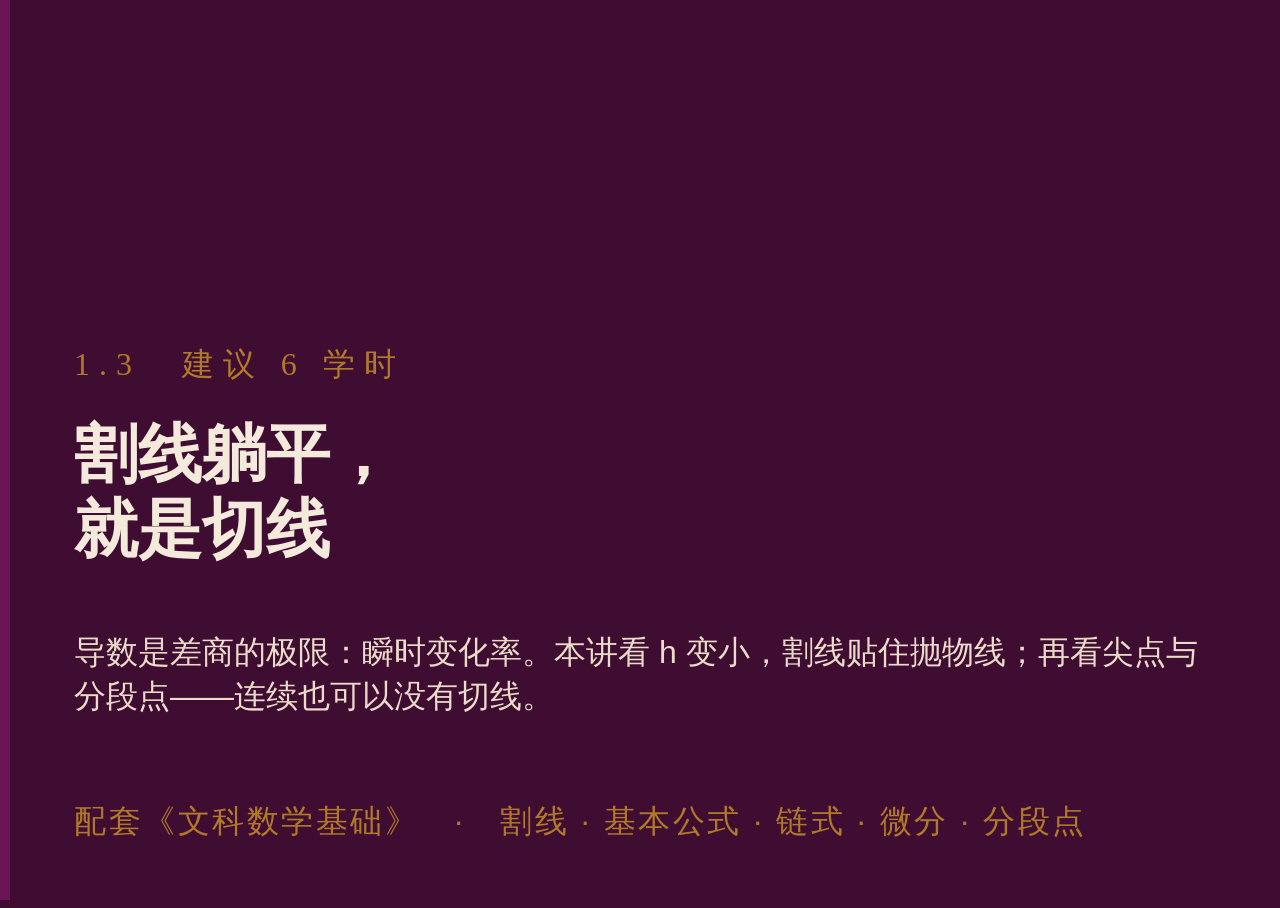
<file: lectures/13.html>
<!DOCTYPE html>
<html lang="zh-CN">
<head>
  <meta charset="UTF-8" />
  <meta name="viewport" content="width=device-width, initial-scale=1, viewport-fit=cover" />
  <title>1.3 导数与微分 · 文科高等数学</title>
  <link rel="stylesheet" href="../vendor/katex/katex.min.css" />
  <link rel="stylesheet" href="../css/deck.css?v=20261110174815" />
</head>
<body class="play">
  <div class="app cover-mode">
    <div class="spine" aria-hidden="true"></div>
    <header class="topbar">
      <a class="home" href="../index.html">目录</a>
      <span class="mark">NKU</span>
      <h1>文科高等数学　·　1.3 导数与微分</h1>
      <span class="sec" id="sec-label"></span>
    </header>
    <div class="progress" id="progress" aria-hidden="true"><i></i></div>
    <main class="stage">
<section class="slide cover" data-title="封面" data-notes="先几何，再公式；分段点用定义，不要套公式硬推。">
<div class="kicker">1.3　建议 6 学时</div>
        <h2>割线躺平，<br />就是切线</h2>
        <p>导数是差商的极限：瞬时变化率。本讲看 h 变小，割线贴住抛物线；再看尖点与分段点——连续也可以没有切线。</p>
        <div class="meta">配套《文科数学基础》　·　割线 · 基本公式 · 链式 · 微分 · 分段点</div>
</section>
<section class="slide" data-title="目标" data-notes="开场读目标，下课回扣。">
<div class="num">目标</div><h2 class="slide-title">学完本讲，应能做到</h2><div class="obj"><div class="card"><span class="idx">01</span><p>能用差商解释导数，认出切线斜率，并说明平均变化率与瞬时变化率的差别。</p></div><div class="card"><span class="idx">02</span><p>能使用基本求导公式与一次链式法则做课堂级计算，会把导数写成微分。</p></div><div class="card"><span class="idx">03</span><p>能说明连续不必可导：尖点与分段点要查左右导数是否相等。</p></div><div class="card"><span class="idx">04</span><p>能求简单的高阶导数，并认出加速度是位移的二阶导数。</p></div></div>
</section>
<section class="slide" data-title="本讲路线" data-notes="路线由下面七个分节自动生成。">
<h2 class="slide-title">本讲路线</h2><div class="card"><ol class="route"><li>问题：从平均到瞬时</li><li>定义：差商的极限</li><li>基本求导公式</li><li>四则运算与链式法则</li><li>微分：增量的线性近似</li><li>高阶导数与分段点</li><li>回顾与自测</li></ol></div>
</section>
<section data-sec="问题：从平均到瞬时" class="slide divider" data-sec-start="问题：从平均到瞬时" data-title="问题：从平均到瞬时">
<div class="sec-no">一</div><h2>问题：从平均到瞬时</h2><p>一段时间里的平均速度，怎样变成某一瞬间的速度？</p>
</section>
<section data-sec="问题：从平均到瞬时" class="slide" data-title="为什么需要差商的极限">
<h2 class="slide-title">为什么需要差商的极限</h2><p class="lead">同样的问题：人口增长率、词频的瞬时变化、边际成本——都是「加密后的差商」。</p><div class="grid-2 fit"><div class="card"><h3>平均变化率</h3><div class="gold-rule"></div><ul><li>从 $x_0$ 到 $x_0+\Delta x$，函数改变了 $\Delta y$。</li><li>比值 $\dfrac{\Delta y}{\Delta x}$ 是这段上的平均变化率。</li><li>图像上：割线的斜率。</li></ul></div><div class="card"><h3>瞬时变化率</h3><div class="gold-rule"></div><ul><li>让 $\Delta x\to 0$，割线躺平到切线。</li><li>极限若存在，就叫该点的导数。</li><li>运动：瞬时速度；经济：边际。</li></ul></div></div>
</section>
<section data-sec="问题：从平均到瞬时" class="slide" data-title="导数的三张面孔">
<h2 class="slide-title">导数的三张面孔</h2><div class="grid-3 fit"><div class="card"><h3>几何</h3><div class="gold-rule"></div><p>切线斜率。割线加密后的极限位置。</p></div><div class="card"><h3>运动</h3><div class="gold-rule"></div><p>位移 $s(t)$ 的导数是瞬时速度；速度再导是加速度。</p></div><div class="card"><h3>变化率</h3><div class="gold-rule"></div><p>边际成本、边际产量；密度沿公路的瞬时变化。</p></div></div>
</section>
<section data-sec="问题：从平均到瞬时" class="slide" data-title="课堂练 1">
<div class="num">课堂练</div><span class="badge lv-base">基础</span><h2 class="slide-title">课堂练 1</h2><div class="prompt-box">已知 $s(t)=t^2$（米，秒）。
(1) 求 $t=3$ 时的瞬时速度；
(2) 求 $2$ 到 $3$ 秒的平均速度；
(3) 二者差在哪里？</div><p class="wait">约 3 分钟。<button type="button" class="btn ghost timer" data-sec="180">计时 3:00</button><span class="teacher-hint">　·　按 A 揭晓解答</span></p>
</section>
<section data-sec="问题：从平均到瞬时" class="slide" data-title="课堂练 1" data-kind="answer">
<div class="num">解答</div><span class="badge">解答</span><h2 class="slide-title">课堂练 1</h2><ol class="answer-list"><li>$s'=2t$，$t=3$ 时瞬时速度 $6$ 米/秒。</li><li>平均速度 $(9-4)/1=5$ 米/秒。</li><li>平均是割线（$\Delta t=1$），瞬时是切线（$\Delta t\to 0$）。对照下一节实验。</li></ol><div class="comment">先用运动说清「平均 ≠ 瞬时」，再进定义。</div>
</section>
<section data-sec="定义：差商的极限" class="slide divider" data-sec-start="定义：差商的极限" data-title="定义：差商的极限">
<div class="sec-no">二</div><h2>定义：差商的极限</h2><p>四步：算新值 → 算增量 → 写差商 → 取极限。</p>
</section>
<section data-sec="定义：差商的极限" class="slide" data-title="导数" data-notes="投影读定义，下一页用实验看 h 变小。">
<div class="num">定义</div><h2 class="slide-title">导数</h2><div class="card"><p>函数 $y=f(x)$ 在 $x_0$ 的导数是</p><p>$$f'(x_0)=\lim_{\Delta x\to 0}\frac{f(x_0+\Delta x)-f(x_0)}{\Delta x}$$</p><p>几何：切线斜率。极限存在才说该点可导。</p></div><p class="lead" style="margin-top:12px">也常写成 $f'(x_0)=\lim_{h\to 0}\dfrac{f(x_0+h)-f(x_0)}{h}$。$h=0$ 使分母为 0，所以永远是极限，不是代入。</p>
</section>
<section data-sec="定义：差商的极限" class="slide" data-title="把 h 拉小，割线贴住切线" data-notes="x=1，f=x²，真导数 2。先大 h 问斜率几，再拉小。" data-hook="secant">
<div class="num">实验 1</div><h2 class="slide-title">把 h 拉小，割线贴住切线</h2>
        <div class="grid-2" style="flex:1">
          <div class="plot-wrap"><canvas id="secant-canvas"></canvas></div>
          <aside class="panel">
            <div class="ctrl">
              <label><span>步长 h</span><span class="ctrl-val" id="secant-h-val">0.80</span></label>
              <input id="secant-h" type="range" min="0.05" max="1.2" step="0.01" value="0.8" />
            </div>
            <div class="readout" id="secant-read"></div>
            <div class="verdict">金色是割线，虚线是切线。h 变小，两条线贴在一起。</div>
    </aside>
        </div>
</section>
<section data-sec="定义：差商的极限" class="slide" data-title="读完实验要留下的句子">
<h2 class="slide-title">读完实验要留下的句子</h2><div class="card"><ul><li>差商是割线；极限存在才有切线。</li><li>$h$ 可正可负：左右逼近必须给出同一个数。</li><li>可导 ⇒ 连续（有切线就不能断开）；反过来不成立。</li></ul></div>
</section>
<section data-sec="定义：差商的极限" class="slide" data-title="例 1.3.1　常数的导数">
<div class="num">例题</div><h2 class="slide-title">例 1.3.1　常数的导数</h2><div class="derive"><div class="dm">$$y=c\quad\text{（常数函数）}$$</div><div class="dw"><span>任意 $\Delta x$，$f(x+\Delta x)=c$</span></div><div class="dm step" data-g="d1">$$\Delta y=c-c=0$$</div><div class="dw step" data-g="d1"><span>增量恒为 0</span></div><div class="dm step" data-g="d2">$$\frac{\Delta y}{\Delta x}=0\to 0$$</div><div class="dw step" data-g="d2"><span>差商恒 0，极限是 0</span></div><div class="dm step" data-g="d3">$$(c)'=0$$</div><div class="dw step" data-g="d3"><span>常数的变化率为 0</span></div></div>
</section>
<section data-sec="定义：差商的极限" class="slide" data-title="例 1.3.2　幂函数 $x^n$（正整数）">
<div class="num">例题</div><h2 class="slide-title">例 1.3.2　幂函数 $x^n$（正整数）</h2><div class="derive"><div class="dm">$$y=x^n$$</div><div class="dw"><span>二项式展开 $(x+\Delta x)^n$</span></div><div class="dm step" data-g="d1">$$(x+\Delta x)^n=x^n+nx^{n-1}\Delta x+\cdots+(\Delta x)^n$$</div><div class="dw step" data-g="d1"><span>含 $(\Delta x)^2$ 及以上的项</span></div><div class="dm step" data-g="d2">$$\frac{\Delta y}{\Delta x}=nx^{n-1}+\text{含 }\Delta x\text{ 的项}$$</div><div class="dw step" data-g="d2"><span>除以 $\Delta x$</span></div><div class="dm step" data-g="d3">$$(x^n)'=nx^{n-1}$$</div><div class="dw step" data-g="d3"><span>$\Delta x\to 0$ 后只剩首项；特别地 $(x)'=1$</span></div></div>
</section>
<section data-sec="定义：差商的极限" class="slide" data-title="例 1.3.3　$y=x^3$ 在 $(2,8)$ 的切线">
<div class="num">例题</div><h2 class="slide-title">例 1.3.3　$y=x^3$ 在 $(2,8)$ 的切线</h2><div class="derive"><div class="dm">$$y'=3x^2,\qquad y'(2)=12$$</div><div class="dw"><span>用例 1.3.2，$n=3$</span></div><div class="dm step" data-g="d1">$$y-8=12(x-2)$$</div><div class="dw step" data-g="d1"><span>点斜式</span></div><div class="dm step" data-g="d2">$$12x-y-16=0$$</div><div class="dw step" data-g="d2"><span>整理</span></div><div class="dm step" data-g="d3">$$\text{切线还与曲线交于 }(-4,-64)$$</div><div class="dw step" data-g="d3"><span>「只交一次」只适合圆；一般曲线切线可再交</span></div></div><p class="lead step">解 $x^3-(12x-16)=0$ 得 $x=2$（二重）与 $x=-4$。</p>
</section>
<section data-sec="定义：差商的极限" class="slide" data-title="课堂练 2">
<div class="num">课堂练</div><span class="badge lv-base">基础</span><h2 class="slide-title">课堂练 2</h2><div class="prompt-box">用定义求 $f(x)=x^2$ 在 $x=1$ 的导数。
写出差商并取极限。</div><p class="wait">约 3 分钟。<button type="button" class="btn ghost timer" data-sec="180">计时 3:00</button><span class="teacher-hint">　·　按 A 揭晓解答</span></p>
</section>
<section data-sec="定义：差商的极限" class="slide" data-title="课堂练 2" data-kind="answer">
<div class="num">解答</div><span class="badge">解答</span><h2 class="slide-title">课堂练 2</h2><ol class="answer-list"><li>差商 $\dfrac{(1+h)^2-1}{h}=\dfrac{2h+h^2}{h}=2+h$。</li><li>$h\to 0$ 得 $f'(1)=2$。与实验 1 的切线斜率一致。</li></ol><div class="comment">定义会算一个多项式就够；后面大量靠公式。</div>
</section>
<section data-sec="定义：差商的极限" class="slide" data-title="可导与连续">
<h2 class="slide-title">可导与连续</h2><div class="grid-2 fit"><div class="card"><h3>可导 ⇒ 连续</h3><div class="gold-rule"></div><ul><li>有切线的点，图像不能断开。</li><li>这是单向箭头。</li></ul></div><div class="card"><h3>连续 ⇏ 可导</h3><div class="gold-rule"></div><ul><li>$|x|$ 在 $0$：连着，但尖。</li><li>分段的折点都要单独用左右导数检查。</li></ul></div></div>
</section>
<section data-sec="基本求导公式" class="slide divider" data-sec-start="基本求导公式" data-title="基本求导公式">
<div class="sec-no">三</div><h2>基本求导公式</h2><p>先背表，再会推几条；课堂计算主要靠表。</p>
</section>
<section data-sec="基本求导公式" class="slide" data-title="基本公式（一）" data-notes="投影读表；推导选做。">
<h2 class="slide-title">基本公式（一）</h2><table class="sheet"><thead><tr><th>函数</th><th>导数</th><th>提醒</th></tr></thead><tbody><tr><td>$c$，$x^n$</td><td>$0$，$n x^{n-1}$</td><td>$n$ 可以是实数（见例 1.3.13）</td></tr><tr><td>$\sin x$，$\cos x$</td><td>$\cos x$，$-\sin x$</td><td>自变量用弧度</td></tr><tr><td>$e^x$，$\ln x$</td><td>$e^x$，$1/x$</td><td>对数真数 $\gt 0$</td></tr><tr><td>$a^x$，$\log_a x$</td><td>$a^x\ln a$，$\dfrac{1}{x\ln a}$</td><td>不要把 $a^x$ 写成 $x a^{x-1}$</td></tr></tbody></table>
</section>
<section data-sec="基本求导公式" class="slide" data-title="例 1.3.4　正弦与余弦">
<div class="num">例题</div><h2 class="slide-title">例 1.3.4　正弦与余弦</h2><div class="derive"><div class="dm">$$(\sin x)'=\cos x$$</div><div class="dw"><span>用定义 + 三角极限 $\dfrac{\sin h}{h}\to 1$</span></div><div class="dm step" data-g="d1">$$(\cos x)'=-\sin x$$</div><div class="dw step" data-g="d1"><span>同理；或由 $(\sin(x+\pi/2))'=\cos(x+\pi/2)$</span></div></div>
</section>
<section data-sec="基本求导公式" class="slide" data-title="例 1.3.5–1.3.6　对数与指数">
<div class="num">例题</div><h2 class="slide-title">例 1.3.5–1.3.6　对数与指数</h2><div class="derive"><div class="dm">$$(\log_a x)'=\frac{1}{x\ln a}$$</div><div class="dw"><span>换底公式 $\log_a x=\dfrac{\ln x}{\ln a}$</span></div><div class="dm step" data-g="d1">$$(\ln x)'=\frac{1}{x}$$</div><div class="dw step" data-g="d1"><span>$a=e$ 的特例</span></div><div class="dm step" data-g="d2">$$(a^x)'=a^x\ln a$$</div><div class="dw step" data-g="d2"><span>写成 $e^{x\ln a}$ 再链式</span></div><div class="dm step" data-g="d3">$$(e^x)'=e^x$$</div><div class="dw step" data-g="d3"><span>$\ln e=1$</span></div></div>
</section>
<section data-sec="基本求导公式" class="slide" data-title="基本公式（二）· 三角与反三角">
<h2 class="slide-title">基本公式（二）· 三角与反三角</h2><p class="lead">另有 $(\arccos x)'=-\dfrac{1}{\sqrt{1-x^2}}$，$(\mathrm{arccot}\,x)'=-\dfrac{1}{1+x^2}$。</p><table class="sheet"><thead><tr><th>导数</th><th>微分</th></tr></thead><tbody><tr><td>$(\tan x)'=\sec^2 x$</td><td>$d\tan x=\sec^2 x\,dx$</td></tr><tr><td>$(\cot x)'=-\csc^2 x$</td><td>$d\cot x=-\csc^2 x\,dx$</td></tr><tr><td>$(\sec x)'=\sec x\tan x$</td><td>$d\sec x=\sec x\tan x\,dx$</td></tr><tr><td>$(\csc x)'=-\csc x\cot x$</td><td>$d\csc x=-\csc x\cot x\,dx$</td></tr><tr><td>$(\arcsin x)'=\dfrac{1}{\sqrt{1-x^2}}$</td><td>$d\arcsin x=\dfrac{dx}{\sqrt{1-x^2}}$</td></tr><tr><td>$(\arctan x)'=\dfrac{1}{1+x^2}$</td><td>$d\arctan x=\dfrac{dx}{1+x^2}$</td></tr></tbody></table>
</section>
<section data-sec="基本求导公式" class="slide" data-title="例 1.3.7　$(\tan x)&#x27;$（商法则预告）">
<div class="num">例题</div><h2 class="slide-title">例 1.3.7　$(\tan x)'$（商法则预告）</h2><div class="derive"><div class="dm">$$\tan x=\frac{\sin x}{\cos x}$$</div><div class="dw"><span>写成商</span></div><div class="dm step" data-g="d1">$$(\tan x)'=\frac{\cos x\cdot\cos x-\sin x(-\sin x)}{\cos^2 x}$$</div><div class="dw step" data-g="d1"><span>商法则：分子交叉减</span></div><div class="dm step" data-g="d2">$$=\frac{\cos^2 x+\sin^2 x}{\cos^2 x}=\sec^2 x$$</div><div class="dw step" data-g="d2"><span>同理 $(\cot x)'=-\csc^2 x$</span></div></div>
</section>
<section data-sec="基本求导公式" class="slide" data-title="例 1.3.8　$(\sec x)&#x27;$">
<div class="num">例题</div><h2 class="slide-title">例 1.3.8　$(\sec x)'$</h2><div class="derive"><div class="dm">$$\sec x=\frac{1}{\cos x}$$</div><div class="dw"><span>写成商</span></div><div class="dm step" data-g="d1">$$(\sec x)'=\frac{0\cdot\cos x-1\cdot(-\sin x)}{\cos^2 x}$$</div><div class="dw step" data-g="d1"><span>商法则</span></div><div class="dm step" data-g="d2">$$=\frac{\sin x}{\cos^2 x}=\sec x\tan x$$</div><div class="dw step" data-g="d2"><span>同理 $(\csc x)'=-\csc x\cot x$</span></div></div>
</section>
<section data-sec="基本求导公式" class="slide" data-title="课堂练 3">
<div class="num">课堂练</div><span class="badge lv-base">基础</span><h2 class="slide-title">课堂练 3</h2><div class="prompt-box">不查表，写出下列导数：
(1) $(x^5)'$　(2) $(\cos x)'$　(3) $(e^x)'$　(4) $(\ln x)'$</div><p class="wait">约 2 分钟。<button type="button" class="btn ghost timer" data-sec="120">计时 2:00</button><span class="teacher-hint">　·　按 A 揭晓解答</span></p>
</section>
<section data-sec="基本求导公式" class="slide" data-title="课堂练 3" data-kind="answer">
<div class="num">解答</div><span class="badge">解答</span><h2 class="slide-title">课堂练 3</h2><ol class="answer-list"><li>(1) $5x^4$；(2) $-\sin x$；(3) $e^x$；(4) $1/x$。</li><li>易错：把 $(e^x)'$ 写成 $x e^{x-1}$——那是幂函数的规则。</li></ol>
</section>
<section data-sec="四则运算与链式法则" class="slide divider" data-sec-start="四则运算与链式法则" data-title="四则运算与链式法则">
<div class="sec-no">四</div><h2>四则运算与链式法则</h2><p>和差积商 + 外层乘里层。复合几层就乘几次。</p>
</section>
<section data-sec="四则运算与链式法则" class="slide" data-title="运算法则">
<h2 class="slide-title">运算法则</h2><div class="grid-3 fit"><div class="card"><h3>四则</h3><div class="gold-rule"></div><p>$(uv)'=u'v+uv'$。商：$\bigl(\frac{u}{v}\bigr)'=\frac{u'v-uv'}{v^2}$。</p></div><div class="card"><h3>链式</h3><div class="gold-rule"></div><p>$\dfrac{dz}{dx}=\dfrac{dz}{dy}\cdot\dfrac{dy}{dx}$：外层导数 × 里层导数。</p></div><div class="card"><h3>心中有数</h3><div class="gold-rule"></div><p>熟练后中间变量不必写出，但层次不能乱。</p></div></div>
</section>
<section data-sec="四则运算与链式法则" class="slide" data-title="例 1.3.9　乘积法则">
<div class="num">例题</div><h2 class="slide-title">例 1.3.9　乘积法则</h2><div class="derive"><div class="dm">$$y=(1+4x)(2x^2-3x^3)$$</div><div class="dw"><span>两项相乘</span></div><div class="dm step" data-g="d1">$$y'=4(2x^2-3x^3)+(1+4x)(4x-9x^2)$$</div><div class="dw step" data-g="d1"><span>$(uv)'=u'v+uv'$</span></div><div class="dm step" data-g="d2">$$=4x+15x^2-48x^3$$</div><div class="dw step" data-g="d2"><span>展开合并；也可先展开再逐项导，结果相同</span></div></div>
</section>
<section data-sec="四则运算与链式法则" class="slide" data-title="例 1.3.10　积的另一例">
<div class="num">例题</div><h2 class="slide-title">例 1.3.10　积的另一例</h2><div class="derive"><div class="dm">$$y=(x+\sin x)\ln x$$</div><div class="dw"><span>$u=x+\sin x$，$v=\ln x$</span></div><div class="dm step" data-g="d1">$$y'=(1+\cos x)\ln x+(x+\sin x)\cdot\frac{1}{x}$$</div><div class="dw step" data-g="d1"><span>乘积法则</span></div><div class="dm step" data-g="d2">$$=\ln x+\cos x\ln x+1+\frac{\sin x}{x}$$</div><div class="dw step" data-g="d2"><span>整理</span></div></div>
</section>
<section data-sec="四则运算与链式法则" class="slide" data-title="例 1.3.11　$y=\sin 5x$">
<div class="num">例题</div><h2 class="slide-title">例 1.3.11　$y=\sin 5x$</h2><div class="derive"><div class="dm">$$u=5x,\quad y=\sin u$$</div><div class="dw"><span>一层复合</span></div><div class="dm step" data-g="d1">$$y'=\cos u\cdot 5=5\cos 5x$$</div><div class="dw step" data-g="d1"><span>$\dfrac{dy}{du}\cdot\dfrac{du}{dx}$</span></div></div>
</section>
<section data-sec="四则运算与链式法则" class="slide" data-title="例 1.3.12　$y=\ln\cos x$">
<div class="num">例题</div><h2 class="slide-title">例 1.3.12　$y=\ln\cos x$</h2><div class="derive"><div class="dm">$$u=\cos x,\quad y=\ln u$$</div><div class="dw"><span>外层 ln，里层 cos</span></div><div class="dm step" data-g="d1">$$y'=\frac{1}{u}\cdot(-\sin x)=-\tan x$$</div><div class="dw step" data-g="d1"><span>$\dfrac{1}{\cos x}\cdot(-\sin x)$</span></div></div>
</section>
<section data-sec="四则运算与链式法则" class="slide" data-title="例 1.3.13　任意实数幂 $x^m$">
<div class="num">例题</div><h2 class="slide-title">例 1.3.13　任意实数幂 $x^m$</h2><div class="derive"><div class="dm">$$y=x^m=e^{m\ln x}$$</div><div class="dw"><span>$x\gt 0$；写成指数</span></div><div class="dm step" data-g="d1">$$y'=e^{m\ln x}\cdot\frac{m}{x}=\frac{m}{x}x^m=mx^{m-1}$$</div><div class="dw step" data-g="d1"><span>链式；与正整数时一致</span></div></div>
</section>
<section data-sec="四则运算与链式法则" class="slide" data-title="例 1.3.14　$y=\ln(x+\sqrt{x^2+1})$">
<div class="num">例题</div><h2 class="slide-title">例 1.3.14　$y=\ln(x+\sqrt{x^2+1})$</h2><div class="derive"><div class="dm">$$y'=\frac{1}{x+\sqrt{x^2+1}}\cdot\bigl(1+(\sqrt{x^2+1})'\bigr)$$</div><div class="dw"><span>外层 ln</span></div><div class="dm step" data-g="d1">$$(\sqrt{x^2+1})'=\frac{x}{\sqrt{x^2+1}}$$</div><div class="dw step" data-g="d1"><span>再套一次链式</span></div><div class="dm step" data-g="d2">$$y'=\frac{1}{x+\sqrt{x^2+1}}\Bigl(1+\frac{x}{\sqrt{x^2+1}}\Bigr)=\frac{1}{\sqrt{x^2+1}}$$</div><div class="dw step" data-g="d2"><span>通分化简</span></div></div>
</section>
<section data-sec="四则运算与链式法则" class="slide" data-title="例 1.3.15　$y=e^{\sin^2 x}$">
<div class="num">例题</div><h2 class="slide-title">例 1.3.15　$y=e^{\sin^2 x}$</h2><div class="derive"><div class="dm">$$y'=e^{\sin^2 x}\cdot(\sin^2 x)'$$</div><div class="dw"><span>外层指数</span></div><div class="dm step" data-g="d1">$$(\sin^2 x)'=2\sin x\cos x=\sin 2x$$</div><div class="dw step" data-g="d1"><span>里层再链式</span></div><div class="dm step" data-g="d2">$$y'=e^{\sin^2 x}\sin 2x$$</div><div class="dw step" data-g="d2"><span>乘在一起</span></div></div>
</section>
<section data-sec="四则运算与链式法则" class="slide" data-title="课堂练 4">
<div class="num">课堂练</div><span class="badge lv-vary">变式</span><h2 class="slide-title">课堂练 4</h2><div class="prompt-box">求导数（只要链式一次）：
(1) $y=(3x^2+1)^5$
(2) $y=e^{\sin x}$
(3) $y=\ln(3x+1)$（$x\gt -1/3$）</div><p class="wait">约 4 分钟。<button type="button" class="btn ghost timer" data-sec="240">计时 4:00</button><span class="teacher-hint">　·　按 A 揭晓解答</span></p>
</section>
<section data-sec="四则运算与链式法则" class="slide" data-title="课堂练 4" data-kind="answer">
<div class="num">解答</div><span class="badge">解答</span><h2 class="slide-title">课堂练 4</h2><ol class="answer-list"><li>(1) $5(3x^2+1)^4\cdot 6x=30x(3x^2+1)^4$。</li><li>(2) $e^{\sin x}\cdot\cos x$。</li><li>(3) $\dfrac{3}{3x+1}$。先认外层，再乘里层；不要先展开括号。</li></ol>
</section>
<section data-sec="四则运算与链式法则" class="slide" data-title="找错 1　把指数当幂函数">
<div class="num">课堂练</div><span class="badge lv-judge">找错</span><h2 class="slide-title">找错 1　把指数当幂函数</h2><div class="card mistake"><p class="given">求 $y=e^{2x}$ 的导数。</p><h3>某同学这样写</h3><ol><li>外面是「某种幂」，套 $(x^n)'=nx^{n-1}$。</li><li>于是 $y'=2x\cdot e^{2x-1}$。</li></ol></div><p class="wait">哪一步错了？正确答案是多少？　约 2 分钟。<button type="button" class="btn ghost timer" data-sec="120">计时 2:00</button><span class="teacher-hint">　·　按 A 揭晓解答</span></p>
</section>
<section data-sec="四则运算与链式法则" class="slide" data-title="找错 1" data-kind="answer">
<div class="num">解答</div><span class="badge">解答</span><h2 class="slide-title">找错 1</h2><ol class="answer-list"><li>第 1 步错。$e^{2x}$ 是指数函数的复合，不是幂函数 $x^n$。</li><li>正确：外层 $(e^u)'=e^u$，里层 $u=2x$，故 $y'=e^{2x}\cdot 2=2e^{2x}$。</li><li>验算：也可写成 $y=(e^2)^x$，得 $y'=(e^2)^x\ln(e^2)=e^{2x}\cdot 2$。</li></ol><div class="comment">底为 e、指数里有 x：永远先想链式，不要降次。</div>
</section>
<section data-sec="四则运算与链式法则" class="slide" data-title="例 1.3.17　综合：$y=3/x^4+\arctan e^x$">
<div class="num">例题</div><h2 class="slide-title">例 1.3.17　综合：$y=3/x^4+\arctan e^x$</h2><div class="derive"><div class="dm">$$y=3x^{-4}+\arctan e^x$$</div><div class="dw"><span>改写幂</span></div><div class="dm step" data-g="d1">$$y'=3(-4)x^{-5}+\frac{1}{1+(e^x)^2}\cdot e^x$$</div><div class="dw step" data-g="d1"><span>逐项 + 链式</span></div><div class="dm step" data-g="d2">$$=-\frac{12}{x^5}+\frac{e^x}{1+e^{2x}}$$</div><div class="dw step" data-g="d2"><span>整理</span></div></div>
</section>
<section data-sec="四则运算与链式法则" class="slide" data-title="商与链式再看三题" data-notes="对照例 1.3.7、1.3.12、1.3.11。" data-hook="quotchain">
<h2 class="slide-title">商与链式再看三题</h2>
<div class="grid-3" style="flex:1;min-height:0">
  <div class="card" style="display:flex;flex-direction:column;min-height:0">
    <h3>$(\tan x)'=\sec^2 x$</h3>
    <div class="plot-wrap" style="min-height:0;flex:1"><canvas id="qc-tan"></canvas></div>
    <p>斜率恒为正，靠近渐近线更陡。</p>
  </div>
  <div class="card" style="display:flex;flex-direction:column;min-height:0">
    <h3>$(\ln\cos x)'=-\tan x$</h3>
    <div class="plot-wrap" style="min-height:0;flex:1"><canvas id="qc-ln"></canvas></div>
    <p>外层 ln，里层 cos，右侧斜率为负。</p>
  </div>
  <div class="card" style="display:flex;flex-direction:column;min-height:0">
    <h3>$(\sin 5x)'=5\cos 5x$</h3>
    <div class="plot-wrap" style="min-height:0;flex:1"><canvas id="qc-sin"></canvas></div>
    <p>虚线斜率 1，金色切线斜率 5。</p>
  </div>
</div>
</section>
<section data-sec="微分：增量的线性近似" class="slide divider" data-sec-start="微分：增量的线性近似" data-title="微分：增量的线性近似">
<div class="sec-no">五</div><h2>微分：增量的线性近似</h2><p>会求导就会写微分，只是多乘一个 dx。</p>
</section>
<section data-sec="微分：增量的线性近似" class="slide" data-title="微分" data-notes="强调：微分不是新运算，是导数的另一种写法加近似。">
<div class="num">定义</div><h2 class="slide-title">微分</h2><div class="card"><p>增量 $\Delta y=f(x_0+\Delta x)-f(x_0)$。微分是它的线性主部：</p><p>$$dy=f'(x_0)\,dx$$</p><p>$\Delta x$ 很小时 $\Delta y\approx dy$。</p></div><p class="lead" style="margin-top:12px">四则：$d(u\pm v)=du\pm dv$，$d(uv)=v\,du+u\,dv$，$d(u/v)=(v\,du-u\,dv)/v^2$。</p>
</section>
<section data-sec="微分：增量的线性近似" class="slide" data-title="用微分做一次近似">
<div class="num">公式</div><h2 class="slide-title">用微分做一次近似</h2><div class="card">$$\sqrt{4.01}\approx 2+\frac{1}{4}\times 0.01=2.0025$$</div><p class="lead">取 $f(x)=\sqrt{x}$，$f'(x)=1/(2\sqrt{x})$。在 $x=4$ 处 $dy=f'(4)\,dx$。$dx=0.01$ 很小时，增量用线性主部代替。真值 $\sqrt{4.01}\approx 2.002498$。</p>
</section>
<section data-sec="微分：增量的线性近似" class="slide" data-title="dx 越小，切线越贴住曲线" data-notes="先停在 dx=1，问误差大不大。再拉小。" data-hook="approx">
<div class="num">实验 2</div><h2 class="slide-title">dx 越小，切线越贴住曲线</h2>
        <div class="grid-2" style="flex:1">
          <div class="plot-wrap"><canvas id="ap-canvas"></canvas></div>
          <aside class="panel">
            <div class="ctrl">
              <label><span>增量 dx</span><span class="ctrl-val" id="ap-dx-val">0.40</span></label>
              <input id="ap-dx" type="range" min="0.02" max="1.4" step="0.02" value="0.4" />
            </div>
            <div class="readout" id="ap-read"></div>
            <div class="verdict">虚线是切线。dx 越小，切线代替曲线的误差越小。</div>
    </aside>
        </div>
</section>
<section data-sec="微分：增量的线性近似" class="slide" data-title="例 1.3.16　求 $y=\arcsin\sqrt{1-x^2}$ 的微分">
<div class="num">例题</div><h2 class="slide-title">例 1.3.16　求 $y=\arcsin\sqrt{1-x^2}$ 的微分</h2><div class="derive"><div class="dm">$$dy=\frac{1}{\sqrt{1-(1-x^2)}}\,d\sqrt{1-x^2}$$</div><div class="dw"><span>外层 $\arcsin$</span></div><div class="dm step" data-g="d1">$$=\frac{1}{|x|}\cdot\frac{1}{2\sqrt{1-x^2}}\cdot(-2x)\,dx$$</div><div class="dw step" data-g="d1"><span>$\sqrt{x^2}=|x|$</span></div><div class="dm step" data-g="d2">$$dy=-\frac{\mathrm{sgn}\,x}{\sqrt{1-x^2}}\,dx$$</div><div class="dw step" data-g="d2"><span>$\mathrm{sgn}\,x$ 为符号函数</span></div></div><p class="lead step">$\mathrm{sgn}\,x=1$（$x\gt 0$），$0$（$x=0$），$-1$（$x\lt 0$）。</p>
</section>
<section data-sec="微分：增量的线性近似" class="slide" data-title="课堂练 5">
<div class="num">课堂练</div><span class="badge lv-apply">应用</span><h2 class="slide-title">课堂练 5</h2><div class="prompt-box">用微分近似 $\sqrt{9.02}$。
取 $f(x)=\sqrt{x}$，在 $x=9$ 处展开。</div><p class="wait">约 3 分钟。<button type="button" class="btn ghost timer" data-sec="180">计时 3:00</button><span class="teacher-hint">　·　按 A 揭晓解答</span></p>
</section>
<section data-sec="微分：增量的线性近似" class="slide" data-title="课堂练 5" data-kind="answer">
<div class="num">解答</div><span class="badge">解答</span><h2 class="slide-title">课堂练 5</h2><ol class="answer-list"><li>$f'(x)=1/(2\sqrt{x})$，$f'(9)=1/6$。</li><li>$dx=0.02$，故 $\sqrt{9.02}\approx 3+\dfrac{1}{6}\times 0.02=3.003\overline{3}$。</li></ol><div class="comment">选靠近、好算的点当展开中心。</div>
</section>
<section data-sec="微分：增量的线性近似" class="slide" data-title="课堂练 6　边际成本">
<div class="num">课堂练</div><span class="badge lv-apply">应用</span><h2 class="slide-title">课堂练 6　边际成本</h2><div class="prompt-box">成本 $C(x)=100+2x+\dfrac{1}{100}x^2$（件）。
(1) 求边际成本 $C'(x)$；
(2) 用 $C'(100)$ 估计第 101 件的成本增量；
(3) 与真增量 $C(101)-C(100)$ 比较。</div><p class="wait">约 4 分钟。<button type="button" class="btn ghost timer" data-sec="240">计时 4:00</button><span class="teacher-hint">　·　按 A 揭晓解答</span></p>
</section>
<section data-sec="微分：增量的线性近似" class="slide" data-title="课堂练 6" data-kind="answer">
<div class="num">解答</div><span class="badge">解答</span><h2 class="slide-title">课堂练 6</h2><ol class="answer-list"><li>$C'(x)=2+\dfrac{x}{50}$，$C'(100)=4$。</li><li>估计增量约 $4$。</li><li>真增量 $C(101)-C(100)=4.01$。微分近似只差 $0.01$。</li></ol><div class="comment">边际 ≈ 再多一件的成本；微分就是这件事。</div>
</section>
<section data-sec="高阶导数与分段点" class="slide divider" data-sec-start="高阶导数与分段点" data-title="高阶导数与分段点">
<div class="sec-no">六</div><h2>高阶导数与分段点</h2><p>再导一次是二阶；分段点必须回到左右差商。</p>
</section>
<section data-sec="高阶导数与分段点" class="slide" data-title="高阶导数" data-notes="记号即可；繁琐高阶计算不做要求。">
<div class="num">定义</div><h2 class="slide-title">高阶导数</h2><div class="card"><p>二阶导数 $y''=(y')'$，也记 $\dfrac{d^2y}{dx^2}$。</p><p>$n$ 阶：$y^{(n)}=(y^{(n-1)})'$。</p><p>若 $s=s(t)$ 是路程，则 $s'=v$ 是速度，$s''=a$ 是加速度。</p></div>
</section>
<section data-sec="高阶导数与分段点" class="slide" data-title="例 1.3.18　$(\sin x)$ 的 $n$ 阶导数">
<div class="num">例题</div><h2 class="slide-title">例 1.3.18　$(\sin x)$ 的 $n$ 阶导数</h2><div class="derive"><div class="dm">$$(\sin x)'=\cos x=\sin\bigl(x+\tfrac{\pi}{2}\bigr)$$</div><div class="dw"><span>导一次，相位加 π/2</span></div><div class="dm step" data-g="d1">$$(\sin x)''=\cos\bigl(x+\tfrac{\pi}{2}\bigr)=\sin(x+\pi)$$</div><div class="dw step" data-g="d1"><span>再导一次</span></div><div class="dm step" data-g="d2">$$(\sin x)^{(n)}=\sin\bigl(x+n\tfrac{\pi}{2}\bigr)$$</div><div class="dw step" data-g="d2"><span>归纳</span></div></div>
</section>
<section data-sec="高阶导数与分段点" class="slide" data-title="例 1.3.20　$y=\arctan x$ 的二阶导数">
<div class="num">例题</div><h2 class="slide-title">例 1.3.20　$y=\arctan x$ 的二阶导数</h2><div class="derive"><div class="dm">$$y'=\frac{1}{1+x^2}=(1+x^2)^{-1}$$</div><div class="dw"><span>一阶</span></div><div class="dm step" data-g="d1">$$y''=-(1+x^2)^{-2}\cdot 2x=-\frac{2x}{(1+x^2)^2}$$</div><div class="dw step" data-g="d1"><span>链式</span></div></div>
</section>
<section data-sec="高阶导数与分段点" class="slide" data-title="例 1.3.19　运动学接口">
<h2 class="slide-title">例 1.3.19　运动学接口</h2><div class="card"><ul><li>路程 $s(t)$ → 速度 $v=s'$ → 加速度 $a=v'=s''$。</li><li>后面极值判别会用二阶：$f''\gt 0$ 谷，$f''\lt 0$ 峰。</li><li>本讲只要求会求到二阶、认出记号。</li></ul></div>
</section>
<section data-sec="高阶导数与分段点" class="slide" data-title="尖点：左右差商不是同一个数" data-notes="从左侧拖到 0 再拖到右侧。强调连续与可导不是一回事。" data-hook="corner">
<div class="num">实验 3</div><h2 class="slide-title">尖点：左右差商不是同一个数</h2>
        <div class="grid-2" style="flex:1">
          <div class="plot-wrap"><canvas id="corner-canvas"></canvas></div>
          <aside class="panel">
            <div class="ctrl">
              <label><span>位置 x</span><span class="ctrl-val" id="corner-x-val">-0.80</span></label>
              <input id="corner-x" type="range" min="-1.8" max="1.8" step="0.02" value="-0.8" />
            </div>
            <div class="verdict" id="corner-verdict"></div>
    </aside>
        </div>
</section>
<section data-sec="高阶导数与分段点" class="slide" data-title="左右导数" data-notes="分段点判定的唯一可靠办法。">
<div class="num">定义</div><h2 class="slide-title">左右导数</h2><div class="card"><p>左导数 $f'_-(x_0)=\lim_{h\to 0^-}\dfrac{f(x_0+h)-f(x_0)}{h}$，右导数把 $h\to 0^+$。</p><p>$f'(x_0)$ 存在 ⟺ 左右导数都存在并且相等。</p></div><p class="lead" style="margin-top:12px">连续只说明函数值接上了；可导还要求左右切线斜率一致。</p>
</section>
<section data-sec="高阶导数与分段点" class="slide" data-title="例 1.3.21　连续但不可导">
<div class="num">例题</div><h2 class="slide-title">例 1.3.21　连续但不可导</h2><div class="derive"><div class="dm">$$f(x)=\begin{cases}e^{x},& x\le 0\\ x^{2}+1,& x\gt 0\end{cases}$$</div><div class="dw"><span>先查 $x=0$ 连续</span></div><div class="dm step" data-g="d1">$$\lim_{x\to 0^-}f=\lim_{x\to 0^+}f=f(0)=1$$</div><div class="dw step" data-g="d1"><span>左右极限与函数值相同 → 连续</span></div><div class="dm step" data-g="d2">$$f'_-(0)=\lim_{h\to 0^-}\frac{e^h-1}{h}=1$$</div><div class="dw step" data-g="d2"><span>左差商</span></div><div class="dm step" data-g="d3">$$f'_+(0)=\lim_{h\to 0^+}\frac{h^2}{h}=0$$</div><div class="dw step" data-g="d3"><span>右差商</span></div><div class="dm step" data-g="d4">$$1\neq 0\ \Rightarrow\ f'(0)\text{ 不存在}$$</div><div class="dw step" data-g="d4"><span>连续⇏可导</span></div></div>
</section>
<section data-sec="高阶导数与分段点" class="slide" data-title="例 1.3.22　分段也可以可导">
<div class="num">例题</div><h2 class="slide-title">例 1.3.22　分段也可以可导</h2><div class="derive"><div class="dm">$$f(x)=\begin{cases}-x,& x\le 0\\ \ln(x+1)-2\sin x,& x\gt 0\end{cases}$$</div><div class="dw"><span>在 $x=0$ 查左右导数</span></div><div class="dm step" data-g="d1">$$f'_-(0)=\lim_{h\to 0^-}\frac{-h-0}{h}=-1$$</div><div class="dw step" data-g="d1"><span>左：差商恒为 −1</span></div><div class="dm step" data-g="d2">$$f'_+(0)=\lim_{h\to 0^+}\Bigl(\frac{\ln(1+h)}{h}-2\frac{\sin h}{h}\Bigr)=1-2=-1$$</div><div class="dw step" data-g="d2"><span>右：用两个标准极限</span></div><div class="dm step" data-g="d3">$$f'_-(0)=f'_+(0)=-1\ \Rightarrow\ f'(0)=-1$$</div><div class="dw step" data-g="d3"><span>公式换了，仍可能可导</span></div></div>
</section>
<section data-sec="高阶导数与分段点" class="slide" data-title="课堂练 7">
<div class="num">课堂练</div><span class="badge lv-base">基础</span><h2 class="slide-title">课堂练 7</h2><div class="prompt-box">判断 $g(x)=|x|$ 在 $x=0$ 是否可导。
写出左右差商。</div><p class="wait">约 2 分钟。<button type="button" class="btn ghost timer" data-sec="120">计时 2:00</button><span class="teacher-hint">　·　按 A 揭晓解答</span></p>
</section>
<section data-sec="高阶导数与分段点" class="slide" data-title="课堂练 7" data-kind="answer">
<div class="num">解答</div><span class="badge">解答</span><h2 class="slide-title">课堂练 7</h2><ol class="answer-list"><li>右差商：$\dfrac{|h|}{h}=1$（$h\gt 0$）；左差商：$\dfrac{|h|}{h}=-1$（$h\lt 0$）。</li><li>左右极限不同 → 不可导。连续（折线连着）但尖。</li></ol><div class="comment">与实验 3、例 1.3.21 同一逻辑。</div>
</section>
<section data-sec="高阶导数与分段点" class="slide" data-title="找错 2　分段点只看公式、不看差商">
<div class="num">课堂练</div><span class="badge lv-judge">找错</span><h2 class="slide-title">找错 2　分段点只看公式、不看差商</h2><div class="card mistake"><p class="given">设 $f(x)=x$（$x\lt 0$），$f(x)=x^2$（$x\ge 0$）。有人说：</p><h3>某同学这样写</h3><ol><li>左边公式导数是 $1$，右边公式导数是 $2x$，在 $0$ 处是 $0$。</li><li>$1\neq 0$，所以不可导。</li><li>结论碰巧对了，但理由不完整。</li></ol></div><p class="wait">正确的判定步骤应写成什么？左右导数各是多少？　约 3 分钟。<button type="button" class="btn ghost timer" data-sec="180">计时 3:00</button><span class="teacher-hint">　·　按 A 揭晓解答</span></p>
</section>
<section data-sec="高阶导数与分段点" class="slide" data-title="找错 2" data-kind="answer">
<div class="num">解答</div><span class="badge">解答</span><h2 class="slide-title">找错 2</h2><ol class="answer-list"><li>分段点不能直接「代入两侧公式」了事，应写左右差商的极限。</li><li>左：$f'_-(0)=\lim_{h\to 0^-}h/h=1$；右：$f'_+(0)=\lim_{h\to 0^+}h^2/h=0$。</li><li>确实 $1\neq 0$，不可导。例 1.3.22 说明：两侧公式不同，仍可能左右导数相等。</li></ol><div class="comment">例 1.3.21 / 1.3.22 的对比是本讲核心。</div>
</section>
<section data-sec="高阶导数与分段点" class="slide" data-title="课堂练 8">
<div class="num">课堂练</div><span class="badge lv-mix">综合</span><h2 class="slide-title">课堂练 8</h2><div class="prompt-box">讨论 $f(x)=\begin{cases}x+1,& x\lt 0\\ 1,& x\ge 0\end{cases}$
在 $x=0$ 的连续性与可导性。</div><p class="wait">约 3 分钟。<button type="button" class="btn ghost timer" data-sec="180">计时 3:00</button><span class="teacher-hint">　·　按 A 揭晓解答</span></p>
</section>
<section data-sec="高阶导数与分段点" class="slide" data-title="课堂练 8" data-kind="answer">
<div class="num">解答</div><span class="badge">解答</span><h2 class="slide-title">课堂练 8</h2><ol class="answer-list"><li>$f(0)=1$，左右极限都是 1 → 连续。</li><li>左导数 $1$，右导数 $0$ → 不可导。点 $(0,1)$ 有两条半切线。</li></ol>
</section>
<section data-sec="高阶导数与分段点" class="slide" data-title="课堂练 9　辨析">
<div class="num">课堂练</div><span class="badge lv-judge">辨析</span><h2 class="slide-title">课堂练 9　辨析</h2><div class="prompt-box">判断正误：
(1) 函数在一点连续，则在该点可导。
(2) 导数就是「把 n 降一次」。
(3) 分段点两侧解析式不同，则该点一定不可导。</div><p class="wait">约 2 分钟。<button type="button" class="btn ghost timer" data-sec="120">计时 2:00</button><span class="teacher-hint">　·　按 A 揭晓解答</span></p>
</section>
<section data-sec="高阶导数与分段点" class="slide" data-title="课堂练 9" data-kind="answer">
<div class="num">解答</div><span class="badge">解答</span><h2 class="slide-title">课堂练 9</h2><ol class="answer-list"><li>(1) 错。反例 $|x|$ 或例 1.3.21。</li><li>(2) 错。那只是幂函数；指数、正弦都不降次。</li><li>(3) 错。例 1.3.22 两侧不同，但 $f'(0)=-1$ 存在。</li></ol>
</section>
<section data-sec="回顾与自测" class="slide divider" data-sec-start="回顾与自测" data-title="回顾与自测">
<div class="sec-no">七</div><h2>回顾与自测</h2>
</section>
<section data-sec="回顾与自测" class="slide" data-title="比较：导数 vs 微分">
<h2 class="slide-title">比较：导数 vs 微分</h2><p class="lead">会求导就会写微分；近似好坏取决于 dx 是否够小。</p><div class="grid-2 fit"><div class="card"><h3>导数</h3><div class="gold-rule"></div><ul><li>$f'(x_0)$ 是一个数（该点斜率）。</li><li>定义是差商的极限。</li></ul></div><div class="card"><h3>微分</h3><div class="gold-rule"></div><ul><li>$dy=f'(x_0)\,dx$ 是线性主部。</li><li>用于近似：$\Delta y\approx dy$。</li></ul></div></div>
</section>
<section data-sec="回顾与自测" class="slide" data-title="文化卡片 · 第二次数学危机" data-notes="控制在两三分钟。">
<div class="num">文化</div><div class="culture"><span class="badge">文化卡片 · 第二次数学危机</span><blockquote>无穷小既不是 0 又可以丢掉——贝克莱的质问逼出了严谨的极限语言。</blockquote><p>牛顿用「流数」算 $x^3$ 的导数时，先假定增量非零以便除法，再令增量为零丢掉高阶项。贝克莱讥为「消失量的鬼魂」。马克思从辩证角度分析「既是又不是」，柯西用极限定义收束危机。本讲用极限定义导数，正是对那次危机的回答。</p></div>
</section>
<section data-sec="回顾与自测" class="slide" data-title="小结" data-notes="下课回扣目标。">
<h2 class="slide-title">带走与易错</h2><div class="grid-2 fit"><div class="card"><h3>带走</h3><div class="gold-rule"></div><ul><li>导数是差商的极限：切线斜率、瞬时变化率。</li><li>基本公式 + 四则 + 链式，覆盖课堂计算。</li><li>微分 = 导数 × dx，用于线性近似。</li><li>连续不必可导：分段点查左右导数。</li></ul></div><div class="card"><h3>易错</h3><div class="gold-rule"></div><ul><li>把不可导说成不连续。</li><li>把 $e^{u(x)}$ 当成幂函数降次。</li><li>分段点只套两侧公式，不写差商。</li><li>h=0 直接代入差商。</li></ul></div></div>
</section>
<section data-sec="回顾与自测" class="slide" data-title="课后自测" data-notes="题目来自本讲题库，每轮随机抽 6 题。课后让学生用手机打开本页自测。" data-hook="quiz">
<div class="num">自测</div><h2 class="slide-title">课后自测</h2><div class="quiz" data-quiz="13" data-n="6"></div>
</section>
<section data-sec="回顾与自测" class="slide" data-title="作业" data-notes="当堂布置。">
<h2 class="slide-title">作业</h2><div class="grid-3 fit"><div class="card"><h3>必做</h3><div class="gold-rule"></div><ul><li>用定义求 $f(x)=3x+1$ 在任意点的导数（应得常数 3）。</li><li>求 $y=\sin(2x)$、$y=\ln(x^2+1)$ 的导数。</li><li>用微分近似 $\sqrt{4.01}$，并与真值比较。</li><li>讨论例 1.3.21 型分段函数在分界点的连续性与可导性（可自拟左右两段）。</li></ul></div><div class="card"><h3>选做</h3><div class="gold-rule"></div><ul><li>* 求 $y=\arcsin\sqrt{1-x^2}$ 的微分（对照例 1.3.16）。</li><li>* 说明为何差分软件里「很小的 h」不能真的取 0。</li></ul></div><div class="card"><h3>下一讲</h3><div class="gold-rule"></div><p>下一讲 1.4：升降、极值、圆桶最省料、洛必达先看型。</p></div></div>
</section>
    </main>
    <canvas class="ink" id="ink"></canvas>
    <button type="button" class="clock" id="clock" title="点一下停止计时"></button>
    <div class="notes" id="notes"></div>
    <div class="outline" id="outline"><h3>本讲提纲 I</h3><div id="outline-list"></div></div>
    <div class="help" id="help">
      <h3>翻页</h3>
      <p>手机：左右滑动，或点底部「上一页」「下一页」。「解答」揭晓答案，「提纲」跳到某一页。</p>
      <p>键盘：→ / 空格 下一步或下一页　　← 上一步　　Home / End 首尾</p>
      <p>F 全屏　　A 揭晓解答　　I 提纲　　? 本面板</p>
      <p>T 课堂练计时　　P 画笔（C 清除本页笔迹）　　B 黑屏</p>
      <p class="teacher-only">N 备注（仅教师版 ?teacher=1）</p>
      <p>推导页逐行出现，按 → 一步一步走。解答页默认跳过；点「解答」或按 A 后进入线性顺序。滑条用手指拖；用键盘时先点空白再按方向键。</p>
    </div>
    <div class="blackout" id="blackout"></div>
    <footer class="botbar">
      <span>南开大学数学科学学院</span>
      <span id="page">1 / 1</span>
      <span class="keys">
        <button type="button" class="btn ghost" id="btn-prev">上一页</button>
        <button type="button" class="btn ghost" id="btn-next">下一页</button>
        <button type="button" class="btn ghost" id="btn-ans">解答 A</button>
        <button type="button" class="btn ghost" id="btn-toc">提纲 I</button>
        <button type="button" class="btn ghost" id="btn-notes">备注 N</button>
        <button type="button" class="btn ghost" id="btn-pen">画笔 P</button>
        <button type="button" class="btn ghost" id="btn-full">全屏 F</button>
        <button type="button" class="btn ghost" id="btn-help">?</button>
      </span>
    </footer>
  </div>
  <script src="../vendor/katex/katex.min.js"></script>
  <script src="../vendor/katex/contrib/auto-render.min.js"></script>
  <script src="../js/deck.js?v=20261110174815"></script>
  <script src="../js/plot.js?v=20261110174815"></script>
  <script src="../js/quiz.js?v=20261110174815"></script>
  <script src="../js/quiz/13.js?v=20261110174815"></script>
  <script src="../js/labs/13-deriv.js?v=20261110174815"></script>
  <script src="../js/labs/extra.js?v=20261110174815"></script>
</body>
</html>
</file>
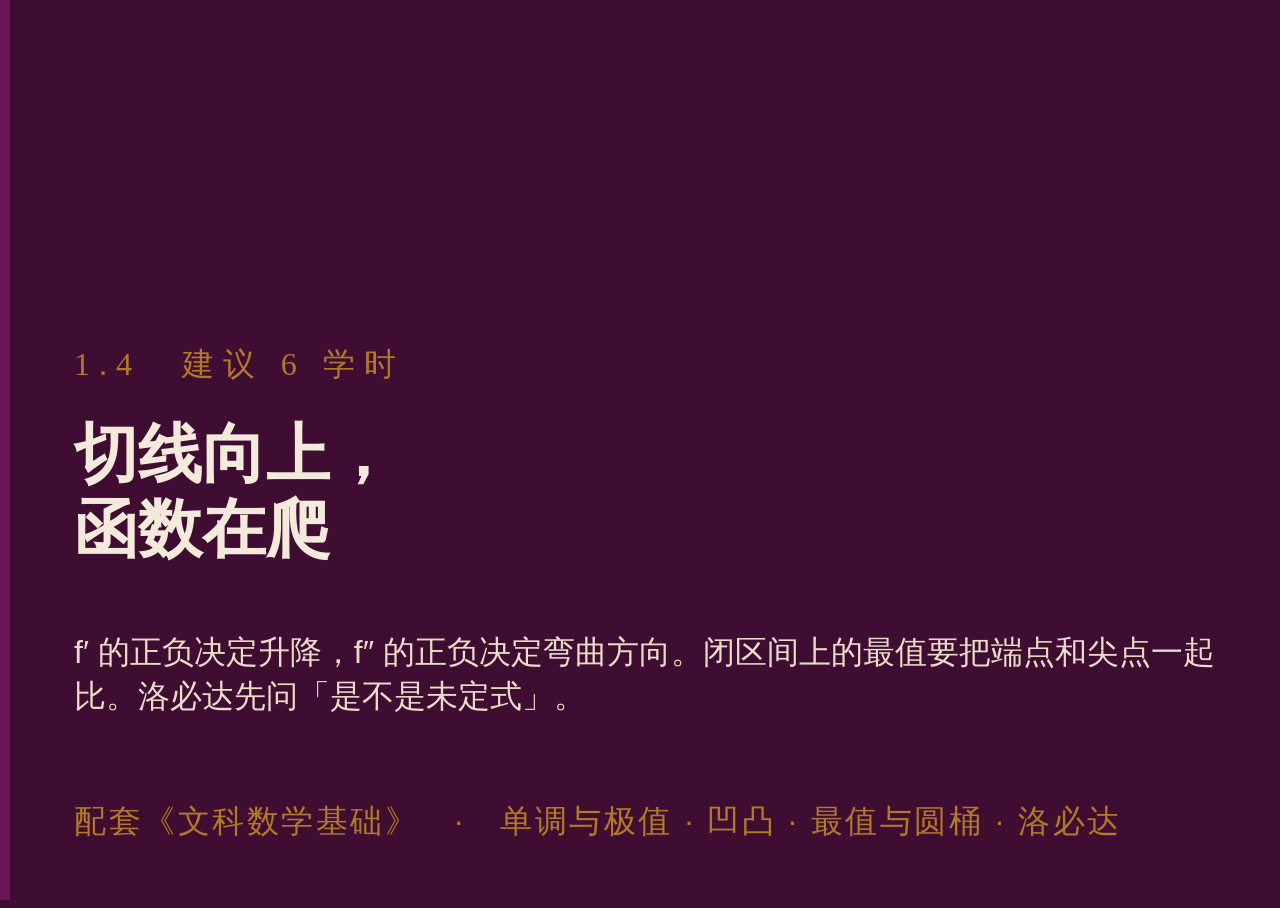
<file: lectures/14.html>
<!DOCTYPE html>
<html lang="zh-CN">
<head>
  <meta charset="UTF-8" />
  <meta name="viewport" content="width=device-width, initial-scale=1, viewport-fit=cover" />
  <title>1.4 导数的应用 · 文科高等数学</title>
  <link rel="stylesheet" href="../vendor/katex/katex.min.css" />
  <link rel="stylesheet" href="../css/deck.css?v=20261110174738" />
</head>
<body class="play">
  <div class="app cover-mode">
    <div class="spine" aria-hidden="true"></div>
    <header class="topbar">
      <a class="home" href="../index.html">目录</a>
      <span class="mark">NKU</span>
      <h1>文科高等数学　·　1.4 导数的应用</h1>
      <span class="sec" id="sec-label"></span>
    </header>
    <div class="progress" id="progress" aria-hidden="true"><i></i></div>
    <main class="stage">
<section class="slide cover" data-title="封面" data-notes="先单调和极值，再凹凸与二阶判别，然后最值与应用，最后洛必达。">
<div class="kicker">1.4　建议 6 学时</div>
        <h2>切线向上，<br />函数在爬</h2>
        <p>f′ 的正负决定升降，f″ 的正负决定弯曲方向。闭区间上的最值要把端点和尖点一起比。洛必达先问「是不是未定式」。</p>
        <div class="meta">配套《文科数学基础》　·　单调与极值 · 凹凸 · 最值与圆桶 · 洛必达</div>
</section>
<section class="slide" data-title="目标" data-notes="开场读目标，下课回扣。">
<div class="num">目标</div><h2 class="slide-title">学完本讲，应能做到</h2><div class="obj"><div class="card"><span class="idx">01</span><p>能由 f′ 的符号求单调区间，用第一、第二充分条件判断驻点与不可导点是不是极值。</p></div><div class="card"><span class="idx">02</span><p>能由 f″ 的符号说出曲线的凹凸与拐点，并能从图像读出这些信息。</p></div><div class="card"><span class="idx">03</span><p>能在闭区间上列全候选点（驻点、不可导点、端点）求最值，并把圆桶、盒子类问题写成一元函数求最优。</p></div><div class="card"><span class="idx">04</span><p>能先判型再用洛必达法则求 0/0、∞/∞、0·∞、∞−∞ 型极限，并说出法则不能用的情形。</p></div></div>
</section>
<section class="slide" data-title="本讲路线" data-notes="路线由下面七个分节自动生成。">
<h2 class="slide-title">本讲路线</h2><div class="card"><ol class="route"><li>单调性：切线朝哪边</li><li>极值：驻点、尖点与第一充分条件</li><li>二阶导数：弯曲方向与第二充分条件</li><li>最值：候选人逐个比</li><li>优化：把「最」写成一个变量的函数</li><li>洛必达法则：先判型，再求导</li><li>回顾与自测</li></ol></div>
</section>
<section data-sec="单调性：切线朝哪边" class="slide divider" data-sec-start="单调性：切线朝哪边" data-title="单调性：切线朝哪边">
<div class="sec-no">一</div><h2>单调性：切线朝哪边</h2><p>切线向上，函数在爬；切线向下，函数在下坡。</p>
</section>
<section data-sec="单调性：切线朝哪边" class="slide" data-title="定理 1.4.1　导数的符号与单调性" data-notes="教材图 1.35–1.38。证明不要求，下一页实验看图。">
<div class="num">定义</div><h2 class="slide-title">定理 1.4.1　导数的符号与单调性</h2><div class="card"><p>设 $y=f(x)$ 在 $[a,b]$ 上连续，在 $(a,b)$ 内可导。</p><p>(1) 若在 $(a,b)$ 内 $f'(x)>0$，则 $f$ 在 $[a,b]$ 上单调增加；</p><p>(2) 若在 $(a,b)$ 内 $f'(x)\lt 0$，则 $f$ 在 $[a,b]$ 上单调减少。</p></div><p class="lead" style="margin-top:12px">图上看：切线与 $x$ 轴正向的夹角是锐角，斜率为正，曲线在爬；夹角是钝角，斜率为负，曲线在下坡。函数单调的区间称为单调区间。</p>
</section>
<section data-sec="单调性：切线朝哪边" class="slide" data-title="切线向上则升，向下则降" data-notes="从左往右拖，经过 −1 与 +1。问：切线水平时函数在做什么。" data-hook="mono">
<div class="num">实验 1</div><h2 class="slide-title">切线向上则升，向下则降</h2>
        <div class="grid-2" style="flex:1">
          <div class="plot-wrap"><canvas id="mono-canvas"></canvas></div>
          <aside class="panel">
            <div class="ctrl">
              <label><span>位置 x</span><span class="ctrl-val" id="mono-x-val">-1.40</span></label>
              <input id="mono-x" type="range" min="-2" max="2" step="0.02" value="-1.4" />
            </div>
            <div class="readout" id="mono-read"></div>
            <div class="verdict">切线向上则升，切线向下则降。驻点在 ±1。</div>
    </aside>
        </div>
</section>
<section data-sec="单调性：切线朝哪边" class="slide" data-title="课堂练 1">
<div class="num">课堂练</div><span class="badge lv-base">基础</span><h2 class="slide-title">课堂练 1</h2><div class="prompt-box">对 $f(x)=\dfrac{x^3}{3}-x$：
(1) 求 $f'(x)$ 并因式分解；
(2) 指出 $f$ 在 $(-\infty,-1)$、$(-1,1)$、$(1,+\infty)$ 上的升降。</div><p class="wait">约 3 分钟。可对照实验 1。<button type="button" class="btn ghost timer" data-sec="180">计时 3:00</button><span class="teacher-hint">　·　按 A 揭晓解答</span></p>
</section>
<section data-sec="单调性：切线朝哪边" class="slide" data-title="课堂练 1" data-kind="answer">
<div class="num">解答</div><span class="badge">解答</span><h2 class="slide-title">课堂练 1</h2><ol class="answer-list"><li>$f'(x)=x^2-1=(x-1)(x+1)$。</li><li>$x\lt -1$：两个因式都负，$f'>0$，增；$-1\lt x\lt 1$：一正一负，$f'\lt 0$，减；$x>1$：都正，增。</li><li>$x=\pm1$ 是 $f'=0$ 的点，正好是升降的分界。下一节叫它们「驻点」。</li></ol><div class="comment">先把 f′ 因式分解，符号就一段一段读出来了。</div>
</section>
<section data-sec="单调性：切线朝哪边" class="slide" data-title="例 1.4.1　因式分解后读符号" data-notes="教材图 1.39。下一页实验把三段涂上颜色。">
<div class="num">例题</div><h2 class="slide-title">例 1.4.1　因式分解后读符号</h2><div class="derive"><div class="dm">$$y=x^3-3x^2-9x+14,\qquad x\in(-\infty,+\infty)$$</div><div class="dw"><span>先写定义域</span></div><div class="dm step" data-g="d1">$$y'=3x^2-6x-9=3(x+1)(x-3)$$</div><div class="dw step" data-g="d1"><span>求导并因式分解</span></div><div class="dm step" data-g="d2">$$x\lt -1\ \text{或}\ x>3:\quad y'>0$$</div><div class="dw step" data-g="d2"><span>两个因式同号</span></div><div class="dm step" data-g="d3">$$-1\lt x\lt 3:\quad y'\lt 0$$</div><div class="dw step" data-g="d3"><span>两个因式异号</span></div><div class="dm step" data-g="d4">$$\text{增：}(-\infty,-1],\ [3,+\infty);\qquad \text{减：}[-1,3]$$</div><div class="dw step" data-g="d4"><span>单调区间的端点可以闭上</span></div></div>
</section>
<section data-sec="单调性：切线朝哪边" class="slide" data-title="升降画在曲线上" data-notes="绿段递增，红段递减。先停在 −1，再停在 3。极值的说法留到第二节。" data-hook="mono14">
<div class="num">实验 2</div><h2 class="slide-title">升降画在曲线上</h2>
        <div class="grid-2" style="flex:1">
          <div class="plot-wrap"><canvas id="m14-canvas"></canvas></div>
          <aside class="panel">
            <div class="ctrl">
              <label><span>位置 x</span><span class="ctrl-val" id="m14-x-val">-2.00</span></label>
              <input id="m14-x" type="range" min="-2.6" max="4.6" step="0.02" value="-2" />
            </div>
            <div class="readout" id="m14-read"></div>
            <div class="verdict">左段与右段上升，中间下降。−1 是峰，3 是谷。</div>
    </aside>
        </div>
</section>
<section data-sec="单调性：切线朝哪边" class="slide" data-title="例 1.4.2　带根号的函数：先求导">
<div class="num">例题</div><h2 class="slide-title">例 1.4.2　带根号的函数：先求导</h2><div class="derive"><div class="dm">$$y=(3-x)^3\sqrt[3]{x^2},\qquad x\in(-\infty,+\infty)$$</div><div class="dw"><span>定义域是全体实数</span></div><div class="dm step" data-g="d1">$$y'=-3(3-x)^2x^{2/3}+(3-x)^3\cdot\frac23x^{-1/3}$$</div><div class="dw step" data-g="d1"><span>乘积求导</span></div><div class="dm step" data-g="d2">$$=(3-x)^2x^{-1/3}\Bigl(2-\frac{11}{3}x\Bigr)=-\frac{11}{3}\cdot\frac{(x-3)^2\bigl(x-\frac{6}{11}\bigr)}{\sqrt[3]{x}}$$</div><div class="dw step" data-g="d2"><span>提出公因式 $(3-x)^2x^{-1/3}$</span></div><div class="dm step" data-g="d3">$$y'=0:\ x=\frac{6}{11},\ x=3;\qquad x=0:\ y'\ \text{不存在}$$</div><div class="dw step" data-g="d3"><span>分界点：驻点与不可导点</span></div></div>
</section>
<section data-sec="单调性：切线朝哪边" class="slide" data-title="例 1.4.2　列表看符号" data-notes="教材图 1.40。x=3 两侧都是负号：驻点但不变号，第二节再用。">
<h2 class="slide-title">例 1.4.2　列表看符号</h2><p class="lead">减：$(-\infty,0]$ 与 $\bigl[\frac{6}{11},+\infty\bigr)$；增：$\bigl[0,\frac{6}{11}\bigr]$。$x=0$ 处左导数趋于 $-\infty$、右导数趋于 $+\infty$，曲线在原点与 $y$ 轴相切（教材记作 $y'(0)=\infty$）。</p><table class="sheet"><thead><tr><th>$x$</th><th>$(-\infty,0)$</th><th>$0$</th><th>$(0,\frac{6}{11})$</th><th>$\frac{6}{11}$</th><th>$(\frac{6}{11},3)$</th><th>$3$</th><th>$(3,+\infty)$</th></tr></thead><tbody><tr><td>$y'$</td><td>−</td><td>不存在</td><td>+</td><td>0</td><td>−</td><td>0</td><td>−</td></tr><tr><td>$y$</td><td>↘</td><td>0</td><td>↗</td><td>9.87</td><td>↘</td><td>0</td><td>↘</td></tr></tbody></table>
</section>
<section data-sec="单调性：切线朝哪边" class="slide" data-title="拖过 0，再拖过 3" data-notes="先停在 0 看竖直切线。再拖到 3：切线平了，函数还在降。" data-hook="vert">
<div class="num">实验 3</div><h2 class="slide-title">拖过 0，再拖过 3</h2>
        <div class="grid-2" style="flex:1">
          <div class="plot-wrap"><canvas id="vert-canvas"></canvas></div>
          <aside class="panel">
            <div class="ctrl">
              <label><span>位置 x</span><span class="ctrl-val" id="vert-x-val">0.55</span></label>
              <input id="vert-x" type="range" min="-0.8" max="4" step="0.02" value="0.55" />
            </div>
            <div class="readout" id="vert-read"></div>
            <div class="verdict">x=0 切线竖直。x=3 切线水平，但左右都在下降。</div>
    </aside>
        </div>
</section>
<section data-sec="极值：驻点、尖点与第一充分条件" class="slide divider" data-sec-start="极值：驻点、尖点与第一充分条件" data-title="极值：驻点、尖点与第一充分条件">
<div class="sec-no">二</div><h2>极值：驻点、尖点与第一充分条件</h2><p>极值是「和邻居比」。候选人只有两类：驻点与不可导点。</p>
</section>
<section data-sec="极值：驻点、尖点与第一充分条件" class="slide" data-title="极大值与极小值" data-notes="对照实验 2 的峰与谷。">
<div class="num">定义</div><h2 class="slide-title">极大值与极小值</h2><div class="card"><p>设 $f$ 在 $x_0$ 的某邻域 $(x_0-\delta,x_0+\delta)$ 内有定义。对其中任意 $x\ne x_0$：</p><p>若总有 $f(x)\lt f(x_0)$，称 $f(x_0)$ 为<b>极大值</b>；若总有 $f(x)>f(x_0)$，称 $f(x_0)$ 为<b>极小值</b>。</p><p>极大值与极小值统称<b>极值</b>，取得极值的点称为<b>极值点</b>。</p></div><p class="lead" style="margin-top:12px">极值是局部的：一个极小值可以比另一个极大值还大（教材图 1.41）。例 1.4.1 中 $y(-1)=19$ 是极大值，$y(3)=-13$ 是极小值。</p>
</section>
<section data-sec="极值：驻点、尖点与第一充分条件" class="slide" data-title="驻点与极值的必要条件" data-notes="必要条件 ≠ 充分条件，这一句要学生复述。">
<div class="num">定义</div><h2 class="slide-title">驻点与极值的必要条件</h2><div class="card"><p>使 $f'(x_0)=0$ 的点称为<b>驻点</b>。</p><p>定理 1.4.2：若 $f$ 在 $x_0$ 可导，且 $f(x_0)$ 是极值，则 $f'(x_0)=0$。</p><p>两条提醒：不可导点也可能是极值点——例 1.4.2 中 $y(0)=0$ 是极小值，而 $y'(0)$ 不存在；驻点不一定是极值点——$y=x^3$ 在 $x=0$ 导数为 0，但不是极值。</p></div><p class="lead" style="margin-top:12px">所以极值点只能到「驻点 ＋ 不可导点」里去找；找到以后，还要逐个判别。</p>
</section>
<section data-sec="极值：驻点、尖点与第一充分条件" class="slide" data-title="定理 1.4.3　第一充分条件：看 f′ 变不变号" data-notes="回到例 1.4.2 的符号表逐列读。">
<div class="num">定义</div><h2 class="slide-title">定理 1.4.3　第一充分条件：看 f′ 变不变号</h2><div class="card"><p>设 $f$ 在 $x_0$ 的某邻域内连续，在 $x_0$ 两侧可导。</p><p>(1) $f'$ 左正右负：$f(x_0)$ 是极大值；</p><p>(2) $f'$ 左负右正：$f(x_0)$ 是极小值；</p><p>(3) $f'$ 在两侧不变号：$f(x_0)$ 不是极值。</p></div><p class="lead" style="margin-top:12px">只要求连续，不要求 $x_0$ 处可导，所以尖点也能用。例 1.4.2：$x=0$ 左减右增，极小；$x=\frac{6}{11}$ 左增右减，极大，$y\approx 9.87$；$x=3$ 两侧都减，不是极值。</p>
</section>
<section data-sec="极值：驻点、尖点与第一充分条件" class="slide" data-title="例 1.4.3　定义域有洞，驻点不变号">
<div class="num">例题</div><h2 class="slide-title">例 1.4.3　定义域有洞，驻点不变号</h2><div class="derive"><div class="dm">$$y=\frac13x^3-3x-\ln x^2,\qquad x\ne 0$$</div><div class="dw"><span>定义域 $(-\infty,0)\cup(0,+\infty)$</span></div><div class="dm step" data-g="d1">$$y'=x^2-3-\frac2x=\frac{x^3-3x-2}{x}=\frac{(x-2)(x+1)^2}{x}$$</div><div class="dw step" data-g="d1"><span>通分、分解</span></div><div class="dm step" data-g="d2">$$y'=0:\quad x=-1,\ x=2$$</div><div class="dw step" data-g="d2"><span>驻点；定义域内没有不可导点</span></div><div class="dm step" data-g="d3">$$x=-1:\ \text{两侧都有 } y'>0$$</div><div class="dw step" data-g="d3"><span>$(x+1)^2$ 不变号：$y(-1)=\frac83$ 不是极值</span></div><div class="dm step" data-g="d4">$$x=2:\ y'\ \text{由负变正}$$</div><div class="dw step" data-g="d4"><span>极小值 $y(2)=-\frac{10}{3}-2\ln 2$</span></div></div><p class="lead step">分段：$(-\infty,-1)$ 增，$(-1,0)$ 增，$(0,2)$ 减，$(2,+\infty)$ 增。$x=0$ 不在定义域里，曲线在那里断开。</p>
</section>
<section data-sec="极值：驻点、尖点与第一充分条件" class="slide" data-title="−1 是驻点，却不是极值" data-notes="先停在 −1。再拖到 2，问哪一个才是谷。" data-hook="holext">
<div class="num">实验 4</div><h2 class="slide-title">−1 是驻点，却不是极值</h2>
        <div class="grid-2" style="flex:1">
          <div class="plot-wrap"><canvas id="hole-canvas"></canvas></div>
          <aside class="panel">
            <div class="ctrl">
              <label><span>位置 x</span><span class="ctrl-val" id="hole-x-val">-1.00</span></label>
              <input id="hole-x" type="range" min="-3.2" max="4.2" step="0.02" value="-1" />
            </div>
            <div class="readout" id="hole-read"></div>
            <div class="verdict">x=−1 是驻点，但左右都在上升。真正的极小在 x=2。0 处曲线断开。</div>
    </aside>
        </div>
</section>
<section data-sec="极值：驻点、尖点与第一充分条件" class="slide" data-title="课堂练 2">
<div class="num">课堂练</div><span class="badge lv-vary">变式</span><h2 class="slide-title">课堂练 2</h2><div class="prompt-box">求 $y=3\sqrt[3]{x^2}-2x$ 的单调区间与极值。
提示：先找驻点，再找不可导点，然后列表。</div><p class="wait">约 4 分钟。<button type="button" class="btn ghost timer" data-sec="240">计时 4:00</button><span class="teacher-hint">　·　按 A 揭晓解答</span></p>
</section>
<section data-sec="极值：驻点、尖点与第一充分条件" class="slide" data-title="课堂练 2" data-kind="answer">
<div class="num">解答</div><span class="badge">解答</span><h2 class="slide-title">课堂练 2</h2><ol class="answer-list"><li>$y'=2x^{-1/3}-2=\dfrac{2\bigl(1-\sqrt[3]{x}\bigr)}{\sqrt[3]{x}}$。驻点 $x=1$；$x=0$ 处导数不存在。</li><li>$(-\infty,0)$：分子正、分母负，$y'\lt 0$，减；$(0,1)$：$y'>0$，增；$(1,+\infty)$：$y'\lt 0$，减。</li><li>$x=0$ 左减右增，极小值 $y(0)=0$（尖点）；$x=1$ 左增右减，极大值 $y(1)=1$。</li></ol><div class="comment">只解 f′=0 会漏掉 x=0 这个极小值。</div>
</section>
<section data-sec="极值：驻点、尖点与第一充分条件" class="slide" data-title="课堂练 3　读导函数的图" data-notes="常见错误：把 f′ 的升降当成 f 的升降。" data-hook="figs">
<div class="num">课堂练</div><span class="badge lv-judge">辨析</span><h2 class="slide-title">课堂练 3　读导函数的图</h2><div class="grid-2 prompt-grid"><div class="prompt-box">右图画的是某函数 $f$ 的<b>导函数</b> $f'(x)$。
(1) $f$ 在哪些区间增、哪些区间减？
(2) $x=-2,\ 1,\ 3$ 中哪些是极值点？极大还是极小？</div><div class="plot-wrap"><canvas data-fig="14-fprime"></canvas></div></div><p class="wait">约 3 分钟。<button type="button" class="btn ghost timer" data-sec="180">计时 3:00</button><span class="teacher-hint">　·　按 A 揭晓解答</span></p>
</section>
<section data-sec="极值：驻点、尖点与第一充分条件" class="slide" data-title="课堂练 3" data-kind="answer">
<div class="num">解答</div><span class="badge">解答</span><h2 class="slide-title">课堂练 3</h2><ol class="answer-list"><li>图在轴下方：$(-\infty,-2)$ 与 $(3,+\infty)$，$f'\lt 0$，$f$ 减；在轴上方：$(-2,1)$ 与 $(1,3)$，$f$ 增。</li><li>$x=-2$：$f'$ 左负右正，极小。$x=3$：左正右负，极大。</li><li>$x=1$：$f'$ 碰到 0 又回到正，两侧不变号，不是极值。</li></ol><div class="comment">读 f′ 的图，看的是「在轴上方还是下方」，不是曲线在升还是在降。</div>
</section>
<section data-sec="极值：驻点、尖点与第一充分条件" class="slide" data-title="找错 1　驻点就是极值点？">
<div class="num">课堂练</div><span class="badge lv-judge">找错</span><h2 class="slide-title">找错 1　驻点就是极值点？</h2><div class="card mistake"><p class="given">求 $f(x)=x^3-3x^2+3x+1$ 的极值。</p><h3>某同学这样写</h3><ol><li>$f'(x)=3x^2-6x+3=3(x-1)^2$。</li><li>令 $f'(x)=0$，得驻点 $x=1$。</li><li>所以 $x=1$ 是极值点，极值为 $f(1)=2$。</li></ol></div><p class="wait">哪一步错了？这个函数有没有极值？　约 2 分钟。<button type="button" class="btn ghost timer" data-sec="120">计时 2:00</button><span class="teacher-hint">　·　按 A 揭晓解答</span></p>
</section>
<section data-sec="极值：驻点、尖点与第一充分条件" class="slide" data-title="找错 1" data-kind="answer">
<div class="num">解答</div><span class="badge">解答</span><h2 class="slide-title">找错 1</h2><ol class="answer-list"><li>第 3 步错。驻点只是候选人，还要看 $f'$ 在两侧变不变号。</li><li>$f'(x)=3(x-1)^2\ge 0$，两侧都为正，由定理 1.4.3(3)，$x=1$ 不是极值点。</li><li>其实 $f(x)=(x-1)^3+2$，在整条实轴上单调增加，没有极值。</li></ol><div class="comment">必要条件不是充分条件：f′=0 只说明「可能」。</div>
</section>
<section data-sec="二阶导数：弯曲方向与第二充分条件" class="slide divider" data-sec-start="二阶导数：弯曲方向与第二充分条件" data-title="二阶导数：弯曲方向与第二充分条件">
<div class="sec-no">三</div><h2>二阶导数：弯曲方向与第二充分条件</h2><p>f′ 管升降，f″ 管弯曲；峰顶弯向下，谷底弯向上。</p>
</section>
<section data-sec="二阶导数：弯曲方向与第二充分条件" class="slide" data-title="凹凸：二阶导数的图像意义" data-notes="教材 1.4 节没有凹凸性，这几页是补充，只要求看图判断，不练繁琐计算。">
<h2 class="slide-title">凹凸：二阶导数的图像意义</h2><p class="lead">叫法各书不一（有的书正好相反），认准两件事：f″ 的符号，切线在曲线的哪一侧。</p><div class="grid-3 fit"><div class="card"><h3>凸：$f''>0$</h3><div class="gold-rule"></div><p>斜率越来越大，像碗口朝上，切线在曲线下方。</p></div><div class="card"><h3>凹：$f''\lt 0$</h3><div class="gold-rule"></div><p>斜率越来越小，像碗口朝下，切线在曲线上方。</p></div><div class="card"><h3>拐点</h3><div class="gold-rule"></div><p>凹凸切换的点，$f''$ 在两侧变号。例：$y=x^3$ 的原点。</p></div></div>
</section>
<section data-sec="二阶导数：弯曲方向与第二充分条件" class="slide" data-title="切线在曲线的哪一侧" data-notes="先停在负半轴：切线压在曲线上方。再拖过 0。" data-hook="concav">
<div class="num">实验 5</div><h2 class="slide-title">切线在曲线的哪一侧</h2>
        <div class="grid-2" style="flex:1">
          <div class="plot-wrap"><canvas id="cv-canvas"></canvas></div>
          <aside class="panel">
            <div class="ctrl">
              <label><span>位置 x</span><span class="ctrl-val" id="cv-x-val">-0.80</span></label>
              <input id="cv-x" type="range" min="-1.5" max="1.5" step="0.02" value="-0.8" />
            </div>
            <div class="readout" id="cv-read"></div>
            <div class="verdict">左半轴凹，切线在上方。右半轴凸，切线在下方。0 是拐点。</div>
    </aside>
        </div>
</section>
<section data-sec="二阶导数：弯曲方向与第二充分条件" class="slide" data-title="课堂练 4　增长先快后慢" data-notes="示意曲线，不是真实数据。1.7 的阻滞增长会再见到它。" data-hook="figs">
<div class="num">课堂练</div><span class="badge lv-apply">应用</span><h2 class="slide-title">课堂练 4　增长先快后慢</h2><div class="grid-2 prompt-grid"><div class="prompt-box">右图是一种新产品的累计用户比例随时间变化的示意曲线。
(1) 曲线在哪一段凸（$f''>0$），哪一段凹（$f''\lt 0$）？
(2) 拐点大约在哪个时刻？它在实际中意味着什么？</div><div class="plot-wrap"><canvas data-fig="14-scurve"></canvas></div></div><p class="wait">约 3 分钟。<button type="button" class="btn ghost timer" data-sec="180">计时 3:00</button><span class="teacher-hint">　·　按 A 揭晓解答</span></p>
</section>
<section data-sec="二阶导数：弯曲方向与第二充分条件" class="slide" data-title="课堂练 4" data-kind="answer">
<div class="num">解答</div><span class="badge">解答</span><h2 class="slide-title">课堂练 4</h2><ol class="answer-list"><li>前一段凸：$f'$ 越来越大，用户增长在加速；后一段凹：$f'$ 越来越小，增长放缓，趋向饱和。</li><li>拐点大约在 $t=5$，用户比例约一半处。</li><li>拐点是 $f'$ 的最大点：新增用户最多、增长最快的时刻。过了它，增长就开始减速。</li></ol><div class="comment">「增长放缓」不等于「下降」：凹段里 f 仍在增加，只是 f′ 在变小。</div>
</section>
<section data-sec="二阶导数：弯曲方向与第二充分条件" class="slide" data-title="定理 1.4.4　第二充分条件：驻点处看 f″" data-notes="把它说成：峰顶处曲线是凹的，谷底处是凸的。">
<div class="num">定义</div><h2 class="slide-title">定理 1.4.4　第二充分条件：驻点处看 f″</h2><div class="card"><p>设 $f'(x_0)=0$，且 $f''(x_0)$ 存在。</p><p>(1) 若 $f''(x_0)\lt 0$，则 $f(x_0)$ 是极大值；</p><p>(2) 若 $f''(x_0)>0$，则 $f(x_0)$ 是极小值。</p><p>道理：峰顶附近 $f'$ 由正经过 0 变负，$f'$ 在减少，所以 $f''\lt 0$；谷底附近 $f'$ 由负变正，$f''>0$（教材图 1.42、1.43）。</p></div><p class="lead" style="margin-top:12px">$f''(x_0)=0$ 时定理不下结论，要回到第一充分条件。</p>
</section>
<section data-sec="二阶导数：弯曲方向与第二充分条件" class="slide" data-title="上看 f，下看 f′：峰顶处 f′ 在往下走" data-notes="例 1.4.4 的函数。先停在 1：上图是峰，下图 f′ 由正穿过 0 往下走，f″&lt;0。再到 5。最后停在 3：f′ 最低，是拐点。" data-hook="second14">
<div class="num">实验 6</div><h2 class="slide-title">上看 f，下看 f′：峰顶处 f′ 在往下走</h2>
        <div class="grid-2" style="flex:1">
          <div class="plot-wrap"><canvas id="sec2-canvas"></canvas></div>
          <aside class="panel">
            <div class="ctrl">
              <label><span>位置 x</span><span class="ctrl-val" id="sec2-x-val">0.20</span></label>
              <input id="sec2-x" type="range" min="-0.5" max="6.5" step="0.02" value="0.2" />
            </div>
            <div class="readout" id="sec2-read"></div>
            <div class="verdict" id="sec2-verdict"></div>
</aside>
        </div>
</section>
<section data-sec="二阶导数：弯曲方向与第二充分条件" class="slide" data-title="例 1.4.4　用二阶导数判极值">
<div class="num">例题</div><h2 class="slide-title">例 1.4.4　用二阶导数判极值</h2><div class="derive"><div class="dm">$$f(x)=x^3-9x^2+15x+3$$</div><div class="dw"><span>求极值</span></div><div class="dm step" data-g="d1">$$f'(x)=3x^2-18x+15=3(x-1)(x-5)$$</div><div class="dw step" data-g="d1"><span>驻点 $x_1=1,\ x_2=5$</span></div><div class="dm step" data-g="d2">$$f''(x)=6x-18=6(x-3)$$</div><div class="dw step" data-g="d2"><span>再求二阶导</span></div><div class="dm step" data-g="d3">$$f''(1)=-12\lt 0$$</div><div class="dw step" data-g="d3"><span>极大值 $f(1)=10$</span></div><div class="dm step" data-g="d4">$$f''(5)=12>0$$</div><div class="dw step" data-g="d4"><span>极小值 $f(5)=-22$</span></div></div><p class="lead step">不必列符号表。顺便：$f''$ 在 $x=3$ 变号，$(3,-6)$ 是拐点，它不是驻点。</p>
</section>
<section data-sec="二阶导数：弯曲方向与第二充分条件" class="slide" data-title="求极值的步骤" data-notes="教材的 (1)–(6) 与 (3₁)(4₁) 两条路线，压成五步。不可导点只能用第一充分条件。">
<h2 class="slide-title">求极值的步骤</h2><div class="card"><ul><li>1. 求 $f'(x)$，尽量分解成因式之积。</li><li>2. 解 $f'(x)=0$ 得驻点；再列出不可导点。</li><li>3. 用这些点把定义域分段，确定各段 $f'$ 的符号与升降（列表）。</li><li>4. 单调性改变的点是极值点：左升右降为极大，左降右升为极小。</li><li>5. 若 $f''$ 好算，驻点处也可直接看 $f''$ 的符号（第二充分条件）。</li></ul></div>
</section>
<section data-sec="二阶导数：弯曲方向与第二充分条件" class="slide" data-title="课堂练 5　f″ = 0 时">
<div class="num">课堂练</div><span class="badge lv-judge">辨析</span><h2 class="slide-title">课堂练 5　f″ = 0 时</h2><div class="prompt-box">对 $y=x^3$、$y=x^4$、$y=-x^4$，在 $x=0$ 处：
(1) 是不是驻点？$f''(0)$ 等于多少？
(2) 各自是不是极值？由此说明 $f''(x_0)=0$ 时能不能下结论。</div><p class="wait">约 3 分钟。<button type="button" class="btn ghost timer" data-sec="180">计时 3:00</button><span class="teacher-hint">　·　按 A 揭晓解答</span></p>
</section>
<section data-sec="二阶导数：弯曲方向与第二充分条件" class="slide" data-title="课堂练 5" data-kind="answer">
<div class="num">解答</div><span class="badge">解答</span><h2 class="slide-title">课堂练 5</h2><ol class="answer-list"><li>三个函数都有 $f'(0)=0$、$f''(0)=0$，第二充分条件不下结论。</li><li>$x^3$：$f'=3x^2$ 两侧不变号，不是极值。$x^4$：$f'=4x^3$ 左负右正，极小。$-x^4$：左正右负，极大。</li><li>$f''(x_0)=0$ 时三种情况都可能出现，只能回到第一充分条件。</li></ol>
</section>
<section data-sec="最值：候选人逐个比" class="slide divider" data-sec-start="最值：候选人逐个比" data-title="最值：候选人逐个比">
<div class="sec-no">四</div><h2>最值：候选人逐个比</h2><p>极值和邻居比，最值和整个区间比。</p>
</section>
<section data-sec="最值：候选人逐个比" class="slide" data-title="最大值与最小值">
<div class="num">定义</div><h2 class="slide-title">最大值与最小值</h2><div class="card"><p>设 $f$ 在 $[a,b]$ 上有定义，$x_0\in[a,b]$。</p><p>若对任意 $x\in[a,b]$ 有 $f(x_0)\ge f(x)$，称 $f(x_0)$ 为 $f$ 在 $[a,b]$ 上的<b>最大值</b>；若 $f(x_0)\le f(x)$，称为<b>最小值</b>。</p></div><p class="lead" style="margin-top:12px">区间内的最值一定是极值，极值却不一定是最值；最值还可能落在端点（教材图 1.44）。最大值、最小值如果存在，各只有一个数。</p>
</section>
<section data-sec="最值：候选人逐个比" class="slide" data-title="最值：还要看端点">
<h2 class="slide-title">最值：还要看端点</h2><div class="grid-2 fit"><div class="card"><h3>开区间</h3><div class="gold-rule"></div><ul><li>可能没有最值。</li><li>$1/x$ 在 $(0,1)$ 内没有最大值，也没有最小值。</li></ul></div><div class="card"><h3>闭区间上连续</h3><div class="gold-rule"></div><ul><li>一定有最大值与最小值。</li><li>候选人：驻点、不可导点、端点。</li><li>逐个比函数值。</li></ul></div></div>
</section>
<section data-sec="最值：候选人逐个比" class="slide" data-title="闭区间最值检查单" data-notes="教材的五步。第 5 条对应思考题 1.4.9。">
<h2 class="slide-title">闭区间最值检查单</h2><div class="card"><ul><li>1. 求 $f'(x)$，尽量因式分解。</li><li>2. 解 $f'(x)=0$，取 $(a,b)$ 内的驻点。</li><li>3. 列出 $(a,b)$ 内的不可导点。</li><li>4. 算上面各点及端点 $a$、$b$ 的函数值，从中挑出最大的与最小的。</li><li>不必判别哪个是极大、哪个是极小——直接比数。</li></ul></div>
</section>
<section data-sec="最值：候选人逐个比" class="slide" data-title="课堂练 6">
<div class="num">课堂练</div><span class="badge lv-base">基础</span><h2 class="slide-title">课堂练 6</h2><div class="prompt-box">求 $f(x)=x^3-3x$ 在 $[-2,2]$ 上的最大值与最小值。</div><p class="wait">约 3 分钟。<button type="button" class="btn ghost timer" data-sec="180">计时 3:00</button><span class="teacher-hint">　·　按 A 揭晓解答</span></p>
</section>
<section data-sec="最值：候选人逐个比" class="slide" data-title="课堂练 6" data-kind="answer">
<div class="num">解答</div><span class="badge">解答</span><h2 class="slide-title">课堂练 6</h2><ol class="answer-list"><li>$f'(x)=3x^2-3=3(x-1)(x+1)$，驻点 $\pm1$；再加端点 $\pm2$。</li><li>$f(-2)=-2$，$f(-1)=2$，$f(1)=-2$，$f(2)=2$。</li><li>最大值 2（在 $x=-1$ 与 $x=2$），最小值 $-2$（在 $x=1$ 与 $x=-2$）。</li></ol><div class="comment">最值是一个数，取到它的点可以不止一个。</div>
</section>
<section data-sec="最值：候选人逐个比" class="slide" data-title="例 1.4.5　闭区间上还有尖点" data-notes="只比驻点，会把最小值漏掉；只比驻点与端点，结论碰巧对，但理由不全。">
<div class="num">例题</div><h2 class="slide-title">例 1.4.5　闭区间上还有尖点</h2><div class="derive"><div class="dm">$$f(x)=\sqrt[3]{2x-x^2},\qquad x\in[-1,4]$$</div><div class="dw"><span>求最值</span></div><div class="dm step" data-g="d1">$$f'(x)=\frac13\cdot\frac{2-2x}{\sqrt[3]{(2x-x^2)^2}}=\frac23\cdot\frac{1-x}{\sqrt[3]{x^2}\,\sqrt[3]{(2-x)^2}}$$</div><div class="dw step" data-g="d1"><span>求导</span></div><div class="dm step" data-g="d2">$$\text{驻点 }x_1=1;\quad\text{不可导点 }x_2=0,\ x_3=2;\quad\text{端点 }x_4=-1,\ x_5=4$$</div><div class="dw step" data-g="d2"><span>候选人共五个</span></div><div class="dm step" data-g="d3">$$f(1)=1,\ \ f(0)=f(2)=0,\ \ f(-1)=-\sqrt[3]{3},\ \ f(4)=-2$$</div><div class="dw step" data-g="d3"><span>逐个算函数值</span></div><div class="dm step" data-g="d4">$$\max=f(1)=1,\qquad \min=f(4)=-2$$</div><div class="dw step" data-g="d4"><span>$-\sqrt[3]{3}\approx-1.44$，比 $-2$ 大</span></div></div>
</section>
<section data-sec="最值：候选人逐个比" class="slide" data-title="五个候选人，比函数值" data-notes="金色点是尖点。问：最大、最小各在哪个候选人上。" data-hook="cusps">
<div class="num">实验 7</div><h2 class="slide-title">五个候选人，比函数值</h2>
        <div class="grid-2" style="flex:1">
          <div class="plot-wrap"><canvas id="cusp-canvas"></canvas></div>
          <aside class="panel">
            <div class="ctrl">
              <label><span>位置 x</span><span class="ctrl-val" id="cusp-x-val">1.00</span></label>
              <input id="cusp-x" type="range" min="-1" max="4" step="0.02" value="1" />
            </div>
            <div class="readout" id="cusp-read"></div>
            <div class="verdict">候选人：端点 −1 与 4，尖点 0 与 2，驻点 1。最大在 1，最小在 4。</div>
    </aside>
        </div>
</section>
<section data-sec="最值：候选人逐个比" class="slide" data-title="找错 2　极大值就是最大值？" data-hook="figs">
<div class="num">课堂练</div><span class="badge lv-judge">找错</span><h2 class="slide-title">找错 2　极大值就是最大值？</h2><div class="grid-2 prompt-grid"><div class="card mistake"><p class="given">求 $f(x)=x^3-3x$ 在 $[-3,3]$ 上的最大值。</p><h3>某同学这样写</h3><ol><li>$f'(x)=3(x-1)(x+1)$，驻点 $x=\pm1$。</li><li>$f''(x)=6x$，$f''(-1)=-6\lt 0$，所以 $f(-1)=2$ 是极大值。</li><li>所以最大值是 $2$。</li></ol></div><div class="plot-wrap"><canvas data-fig="14-endpt"></canvas></div></div><p class="wait">错在哪里？正确的最大值是多少？　约 2 分钟。<button type="button" class="btn ghost timer" data-sec="120">计时 2:00</button><span class="teacher-hint">　·　按 A 揭晓解答</span></p>
</section>
<section data-sec="最值：候选人逐个比" class="slide" data-title="找错 2" data-kind="answer">
<div class="num">解答</div><span class="badge">解答</span><h2 class="slide-title">找错 2</h2><ol class="answer-list"><li>第 3 步错。极大值只和附近比；闭区间上的最大值还要和端点比。</li><li>$f(-3)=-18$，$f(-1)=2$，$f(1)=-2$，$f(3)=18$。</li><li>最大值是 $f(3)=18$，在端点取到；最小值是 $f(-3)=-18$。</li></ol><div class="comment">课堂练 6 的区间换成 [−3,3]，端点就跑到了驻点上面。</div>
</section>
<section data-sec="最值：候选人逐个比" class="slide" data-title="课堂练 7">
<div class="num">课堂练</div><span class="badge lv-vary">变式</span><h2 class="slide-title">课堂练 7</h2><div class="prompt-box">求 $f(x)=x^4-2x^2+5$ 在 $[-2,2]$ 上的最大值与最小值。</div><p class="wait">约 3 分钟。<button type="button" class="btn ghost timer" data-sec="180">计时 3:00</button><span class="teacher-hint">　·　按 A 揭晓解答</span></p>
</section>
<section data-sec="最值：候选人逐个比" class="slide" data-title="课堂练 7" data-kind="answer">
<div class="num">解答</div><span class="badge">解答</span><h2 class="slide-title">课堂练 7</h2><ol class="answer-list"><li>$f'(x)=4x^3-4x=4x(x-1)(x+1)$，驻点 $0,\ \pm1$。</li><li>$f(0)=5$，$f(\pm1)=4$，$f(\pm2)=13$。</li><li>最大值 13（在 $x=\pm2$），最小值 4（在 $x=\pm1$）。驻点 $0$ 是极大，却不是最大。</li></ol>
</section>
<section data-sec="最值：候选人逐个比" class="slide" data-title="实际问题：唯一驻点" data-notes="下一节圆桶就用这个套路。">
<h2 class="slide-title">实际问题：唯一驻点</h2><div class="card"><ul><li>实际问题里常常只有一个驻点。</li><li>若它是极大值点，它就是最大值点；若是极小值点，就是最小值点（教材图 1.45、1.46）。</li><li>道理：若还有更高的点，光滑曲线从这个峰走到那里，中间必然再出现一个驻点（教材图 1.47），与「唯一」矛盾。</li><li>所以应用题的套路是：写成一元函数 → 求唯一驻点 → 用二阶导或两端趋势确认。</li></ul></div>
</section>
<section data-sec="优化：把「最」写成一个变量的函数" class="slide divider" data-sec-start="优化：把「最」写成一个变量的函数" data-title="优化：把「最」写成一个变量的函数">
<div class="sec-no">五</div><h2>优化：把「最」写成一个变量的函数</h2><p>体积是约束，表面积是目标；先消元，再求导。</p>
</section>
<section data-sec="优化：把「最」写成一个变量的函数" class="slide" data-title="圆桶：体积固定，表面积最小">
<div class="num">定义</div><h2 class="slide-title">圆桶：体积固定，表面积最小</h2><div class="card"><p>圆柱体积 $V=\pi r^2 h$ 固定，表面积 $S=2\pi r h+2\pi r^2$。</p><p>用 $h=V/(\pi r^2)$ 消掉 $h$，得到一元函数 $S(r)$。驻点满足 $S'(r)=0$。</p></div><p class="lead" style="margin-top:12px">实验取 $V=16\pi$，便于口算。太瘦或太扁都费料。</p>
</section>
<section data-sec="优化：把「最」写成一个变量的函数" class="slide" data-title="半径太大或太小，表面积都上去" data-notes="虚线是驻点。先问学生「最省料应该瘦高还是矮胖」，再拖。" data-hook="barrel">
<div class="num">实验 8</div><h2 class="slide-title">半径太大或太小，表面积都上去</h2>
        <div class="grid-2" style="flex:1">
          <div class="plot-wrap"><canvas id="barrel-canvas"></canvas></div>
          <aside class="panel">
            <div class="ctrl">
              <label><span>半径 r</span><span class="ctrl-val" id="barrel-r-val">1.20</span></label>
              <input id="barrel-r" type="range" min="0.8" max="3" step="0.02" value="1.2" />
            </div>
            <div class="readout" id="barrel-read"></div>
            <div class="verdict">虚线是驻点。太瘦或太扁，表面积都变大。</div>
    </aside>
        </div>
</section>
<section data-sec="优化：把「最」写成一个变量的函数" class="slide" data-title="课堂练 8">
<div class="num">课堂练</div><span class="badge lv-judge">辨析</span><h2 class="slide-title">课堂练 8</h2><div class="prompt-box">不必算完导数：说明为什么半径不能取成 0，也不能取得任意大。
$S(r)$ 在 $r\to0^+$ 与 $r\to+\infty$ 时怎样？</div><p class="wait">约 2 分钟。<button type="button" class="btn ghost timer" data-sec="120">计时 2:00</button><span class="teacher-hint">　·　按 A 揭晓解答</span></p>
</section>
<section data-sec="优化：把「最」写成一个变量的函数" class="slide" data-title="课堂练 8" data-kind="answer">
<div class="num">解答</div><span class="badge">解答</span><h2 class="slide-title">课堂练 8</h2><ol class="answer-list"><li>$r\to0^+$：要保持体积，高度必须趋于无穷，侧面积 $2V/r$ 趋于无穷。</li><li>$r\to+\infty$：底面积 $2\pi r^2$ 趋于无穷。</li><li>两端 S 都趋于无穷，中间必有最低点——唯一的驻点就是最省料的半径。</li></ol><div class="comment">约束极值的要点：先消元变成一条曲线，再找最低点。</div>
</section>
<section data-sec="优化：把「最」写成一个变量的函数" class="slide" data-title="例 1.4.6(1)　带盖圆桶，用料最省">
<div class="num">例题</div><h2 class="slide-title">例 1.4.6(1)　带盖圆桶，用料最省</h2><div class="derive"><div class="dm">$$S=2\pi rh+2\pi r^2,\qquad V=\pi r^2h$$</div><div class="dw"><span>目标：表面积；约束：容积 $V$ 固定</span></div><div class="dm step" data-g="d1">$$h=\frac{V}{\pi r^2}\ \Longrightarrow\ S(r)=2\pi r^2+\frac{2V}{r},\quad r>0$$</div><div class="dw step" data-g="d1"><span>消去 $h$，只剩一个变量</span></div><div class="dm step" data-g="d2">$$S'(r)=4\pi r-\frac{2V}{r^2}=0\ \Longrightarrow\ r_0=\sqrt[3]{\frac{V}{2\pi}}$$</div><div class="dw step" data-g="d2"><span>唯一驻点</span></div><div class="dm step" data-g="d3">$$S''(r_0)=4\pi+\frac{4V}{r_0^3}>0$$</div><div class="dw step" data-g="d3"><span>极小值点，又是唯一驻点，所以是最小值点</span></div><div class="dm step" data-g="d4">$$h_0=\frac{V}{\pi r_0^2}=\frac{Vr_0}{\pi r_0^3}=2r_0$$</div><div class="dw step" data-g="d4"><span>代入 $r_0^3=\frac{V}{2\pi}$</span></div></div><p class="lead step">容积一定时，直径等于高最省料。核对实验 8：$V=16\pi$ 时 $r_0=2$，$h_0=4$。</p>
</section>
<section data-sec="优化：把「最」写成一个变量的函数" class="slide" data-title="例 1.4.6(2)　底更贵，桶变瘦高" data-notes="教材此处印作「又 S″(r₀)&gt;0」，按本小题的目标函数应为 C″(r₀)&gt;0，结论不受影响。">
<div class="num">例题</div><h2 class="slide-title">例 1.4.6(2)　底更贵，桶变瘦高</h2><div class="derive"><div class="dm">$$C=2\pi rh\cdot a+2\pi r^2\cdot 2a$$</div><div class="dw"><span>侧面单价 $a$ 元，上下底单价 $2a$ 元</span></div><div class="dm step" data-g="d1">$$C(r)=\frac{2aV}{r}+4\pi a r^2,\quad r>0$$</div><div class="dw step" data-g="d1"><span>同样用 $h=V/(\pi r^2)$ 消元</span></div><div class="dm step" data-g="d2">$$C'(r)=-\frac{2aV}{r^2}+8\pi a r=0\ \Longrightarrow\ r_0=\sqrt[3]{\frac{V}{4\pi}}$$</div><div class="dw step" data-g="d2"><span>唯一驻点</span></div><div class="dm step" data-g="d3">$$C''(r_0)=\frac{4aV}{r_0^3}+8\pi a>0$$</div><div class="dw step" data-g="d3"><span>极小，也是最小</span></div><div class="dm step" data-g="d4">$$h_0=\frac{V}{\pi r_0^2}=4r_0$$</div><div class="dw step" data-g="d4"><span>高是半径的 4 倍</span></div></div><p class="lead step">同一个容积，单价一变，最省的形状就变。这正是「把实际问题建成模型再求解」。</p>
</section>
<section data-sec="优化：把「最」写成一个变量的函数" class="slide" data-title="无盖盒子：先消掉一个尺寸" data-notes="这是习题 1.4.5，课上只看图，完整过程留作作业。">
<div class="num">公式</div><h2 class="slide-title">无盖盒子：先消掉一个尺寸</h2><div class="card">$$V=x(a-2x)^2,\qquad x=\frac{a}{6}$$</div><p class="lead">边长 $a$ 的正方形铁皮，四角切去边长 $x$ 的小正方形，$0\lt x\lt a/2$。体积只剩一个自变量。$V'=(a-2x)(a-6x)$。$x=a/2$ 时盒子扁成零；$x=a/6$ 才是这段里的最大体积。</p>
</section>
<section data-sec="优化：把「最」写成一个变量的函数" class="slide" data-title="切去越多，盒子不是越大" data-notes="虚线是 x=边长/6。问学生为什么两端体积都是 0。" data-hook="boxvol">
<div class="num">实验 9</div><h2 class="slide-title">切去越多，盒子不是越大</h2>
        <div class="grid-2" style="flex:1">
          <div class="plot-wrap"><canvas id="box-canvas"></canvas></div>
          <aside class="panel">
            <div class="ctrl">
              <label><span>切去的边长 x</span><span class="ctrl-val" id="box-x-val">2.0</span></label>
              <input id="box-x" type="range" min="0.2" max="5.6" step="0.05" value="2" />
            </div>
            <div class="readout" id="box-read"></div>
            <div class="verdict">正方形边长取 12。体积最高在 x=2，也就是边长的 1/6。</div>
    </aside>
        </div>
</section>
<section data-sec="优化：把「最」写成一个变量的函数" class="slide" data-title="课堂练 9　定价与收益">
<div class="num">课堂练</div><span class="badge lv-apply">应用</span><h2 class="slide-title">课堂练 9　定价与收益</h2><div class="prompt-box">某商品的需求函数（示意）为 $q=100-2p$，$0\lt p\lt 50$；收益 $R=pq$。
(1) 写出 $R(p)$。(2) 价格定为多少时收益最大？最大收益是多少？
(3) 此时 $\dfrac{dR}{dp}$ 等于多少？说明它的意义。</div><p class="wait">约 4 分钟。<button type="button" class="btn ghost timer" data-sec="240">计时 4:00</button><span class="teacher-hint">　·　按 A 揭晓解答</span></p>
</section>
<section data-sec="优化：把「最」写成一个变量的函数" class="slide" data-title="课堂练 9" data-kind="answer">
<div class="num">解答</div><span class="badge">解答</span><h2 class="slide-title">课堂练 9</h2><ol class="answer-list"><li>(1) $R(p)=p(100-2p)=100p-2p^2$。</li><li>(2) $R'(p)=100-4p=0$，$p=25$；$R''=-4\lt 0$，唯一驻点，是最大值。$R(25)=25\times50=1250$。</li><li>(3) $\dfrac{dR}{dp}=0$：在 $p=25$ 附近小幅调价，收益几乎不变。$p\lt 25$ 时涨价增收，$p>25$ 时涨价反而减收。</li></ol><div class="comment">边际收益为零的价格，就是收益最大的价格。</div>
</section>
<section data-sec="优化：把「最」写成一个变量的函数" class="slide" data-title="边际：文科接口">
<h2 class="slide-title">边际：文科接口</h2><div class="grid-3 fit"><div class="card"><h3>成本</h3><div class="gold-rule"></div><p>$C'(q)$：再多生产一件，成本大约增加多少。</p></div><div class="card"><h3>收益</h3><div class="gold-rule"></div><p>$R'(p)$：价格再提一点，收益大约变化多少。</p></div><div class="card"><h3>提醒</h3><div class="gold-rule"></div><p>边际是导数，平均是差商。二者不必相等。</p></div></div>
</section>
<section data-sec="洛必达法则：先判型，再求导" class="slide divider" data-sec-start="洛必达法则：先判型，再求导" data-title="洛必达法则：先判型，再求导">
<div class="sec-no">六</div><h2>洛必达法则：先判型，再求导</h2><p>分子分母一起进 0 时，比的是它们变化的快慢。</p>
</section>
<section data-sec="洛必达法则：先判型，再求导" class="slide" data-title="定理 1.4.5　洛必达法则（0/0 型）" data-notes="图意：分子分母一起进 0，比的是它们的切线斜率。">
<div class="num">定义</div><h2 class="slide-title">定理 1.4.5　洛必达法则（0/0 型）</h2><div class="card"><p>设 $f,g$ 在 $a$ 的某去心邻域内有定义。若</p><p>(1) $\lim\limits_{x\to a}f(x)=0$，$\lim\limits_{x\to a}g(x)=0$；</p><p>(2) $f,g$ 在该去心邻域内可导，且 $g'(x)\ne0$；</p><p>(3) $\lim\limits_{x\to a}\dfrac{f'(x)}{g'(x)}=K$（$K$ 可以是 $\infty$），</p><p>则 $\lim\limits_{x\to a}\dfrac{f(x)}{g(x)}=K$。</p></div><p class="lead" style="margin-top:12px">是分子、分母<b>分别</b>求导，不是对商求导。三个条件少一个，法则就不能用。</p>
</section>
<section data-sec="洛必达法则：先判型，再求导" class="slide" data-title="∞/∞ 型与推广（定理 1.4.6）">
<h2 class="slide-title">∞/∞ 型与推广（定理 1.4.6）</h2><div class="card"><ul><li>条件 (1) 换成 $\lim f=\infty$，$\lim g=\infty$，其余不变，结论照样成立。</li><li>$x\to a$ 可以换成 $x\to a^-$、$x\to a^+$，$a$ 也可以换成 $-\infty$、$+\infty$。</li><li>统一写成 $\displaystyle\lim_{x\to\square}\frac{f(x)}{g(x)}=\lim_{x\to\square}\frac{f'(x)}{g'(x)}$，两类合称洛必达法则。</li></ul></div>
</section>
<section data-sec="洛必达法则：先判型，再求导" class="slide" data-title="步骤口诀" data-notes="不要把口诀做成实验室。">
<h2 class="slide-title">步骤口诀</h2><div class="card"><ul><li>1. 代入：能算出数就停。</li><li>2. 认出 0/0 或 ∞/∞。其他型先变形。</li><li>3. 对分子分母分别求导（不是求商的导数）。</li><li>4. 再代入；仍是未定式可以再用，或改用等价无穷小、夹逼。</li><li>5. 每用一次前都重新判型；用完核对数量级像不像。</li></ul></div>
</section>
<section data-sec="洛必达法则：先判型，再求导" class="slide" data-title="课堂练 10　先判型">
<div class="num">课堂练</div><span class="badge lv-judge">辨析</span><h2 class="slide-title">课堂练 10　先判型</h2><div class="prompt-box">下列哪一个能直接用洛必达？
(1) $x\to 0$ 时 $\dfrac{\sin x}{x}$　(2) $x\to\infty$ 时 $x\sin x$　(3) $x\to 0$ 时 $\dfrac{1-\cos x}{x^2}$</div><p class="wait">约 2 分钟。<button type="button" class="btn ghost timer" data-sec="120">计时 2:00</button><span class="teacher-hint">　·　按 A 揭晓解答</span></p>
</section>
<section data-sec="洛必达法则：先判型，再求导" class="slide" data-title="课堂练 10" data-kind="answer">
<div class="num">解答</div><span class="badge">解答</span><h2 class="slide-title">课堂练 10</h2><ol class="answer-list"><li>(1) $\frac00$，能用。结果 1（也就是重要极限）。</li><li>(2) 不是分式未定式：$x$ 发散，$\sin x$ 振荡。不能用洛必达，极限不存在。</li><li>(3) $\frac00$，能用。一次后得 $\dfrac{\sin x}{2x}$，仍是 $\frac00$，再用一次得 $\frac12$。</li></ol><div class="comment">先问型，再动手。振荡乘发散不是未定式。</div>
</section>
<section data-sec="洛必达法则：先判型，再求导" class="slide" data-title="例 1.4.7　先确认是 0/0">
<div class="num">例题</div><h2 class="slide-title">例 1.4.7　先确认是 0/0</h2><div class="derive"><div class="dm">$$\lim_{x\to0}\frac{e^x-e^{-x}}{\ln(e-x)+x-1}$$</div><div class="dw"><span>代入 $x=0$：分子 $0$，分母 $\ln e-1=0$，是 $\frac00$ 型</span></div><div class="dm step" data-g="d1">$$=\lim_{x\to0}\frac{e^x+e^{-x}}{-\frac{1}{e-x}+1}$$</div><div class="dw step" data-g="d1"><span>分子、分母分别求导</span></div><div class="dm step" data-g="d2">$$=\frac{2}{1-\frac1e}=\frac{2e}{e-1}$$</div><div class="dw step" data-g="d2"><span>分母代入得 $1-\frac1e\ne0$，可以直接代入</span></div></div><p class="lead step">思考题 1.4.12：第二行之后还能不能继续用洛必达？不能——它已经不是未定式了。</p>
</section>
<section data-sec="洛必达法则：先判型，再求导" class="slide" data-title="课堂练 11">
<div class="num">课堂练</div><span class="badge lv-base">基础</span><h2 class="slide-title">课堂练 11</h2><div class="prompt-box">$\displaystyle\lim_{x\to 0}\frac{e^x-1}{x}$ 是什么型？用洛必达求值。</div><p class="wait">约 2 分钟。<button type="button" class="btn ghost timer" data-sec="120">计时 2:00</button><span class="teacher-hint">　·　按 A 揭晓解答</span></p>
</section>
<section data-sec="洛必达法则：先判型，再求导" class="slide" data-title="课堂练 11" data-kind="answer">
<div class="num">解答</div><span class="badge">解答</span><h2 class="slide-title">课堂练 11</h2><ol class="answer-list"><li>$\frac00$ 型。</li><li>分子导数 $e^x$，分母导数 1，极限 $e^0=1$。</li><li>这也就是「$e^x$ 在 0 处的切线斜率是 1」。</li></ol>
</section>
<section data-sec="洛必达法则：先判型，再求导" class="slide" data-title="例 1.4.8　同一题，两种算法" data-notes="解一里把 lim e^{3/x}=1 分离出去，是教材标号①处的技巧。思考题 1.4.15 问第一步之后能否继续用洛必达：能，但越求越繁，不如先化简。">
<div class="num">例题</div><h2 class="slide-title">例 1.4.8　同一题，两种算法</h2><p class="lead">求 $\displaystyle\lim_{x\to+\infty}\frac{\pi-2\arctan x}{e^{3/x}-1}$。两种写法都在用前先把式子化简。</p><div class="grid-2 fit"><div class="card"><h3>解一　直接求导，再分离已知部分</h3><div class="gold-rule"></div><ul><li>$x\to+\infty$：分子 $\pi-2\arctan x\to0$，分母 $e^{3/x}-1\to0$。</li><li>$\displaystyle=\lim_{x\to+\infty}\frac{-\frac{2}{1+x^2}}{-e^{3/x}\cdot\frac{3}{x^2}}=\lim_{x\to+\infty}\frac{2x^2}{3(1+x^2)e^{3/x}}$</li><li>$\displaystyle=\frac23\lim_{x\to+\infty}\frac{x^2}{1+x^2}\cdot\lim_{x\to+\infty}\frac{1}{e^{3/x}}=\frac23$</li></ul></div><div class="card"><h3>解二　先换等价无穷小</h3><div class="gold-rule"></div><ul><li>$x\to+\infty$ 时 $\frac3x\to0$，$e^{3/x}-1\sim\frac3x$。</li><li>$\displaystyle=\lim_{x\to+\infty}\frac{\pi-2\arctan x}{3/x}=\lim_{x\to+\infty}\frac{-\frac{2}{1+x^2}}{-\frac{3}{x^2}}$</li><li>$\displaystyle=\lim_{x\to+\infty}\frac{2x^2}{3(1+x^2)}=\frac23$</li></ul></div></div>
</section>
<section data-sec="洛必达法则：先判型，再求导" class="slide" data-title="∞/∞ 与 0·∞：先看两个简单的">
<div class="num">公式</div><h2 class="slide-title">∞/∞ 与 0·∞：先看两个简单的</h2><div class="card">$$\lim_{x\to+\infty}\frac{\ln x}{x}=0,\qquad \lim_{x\to 0^+}x\ln x=0$$</div><p class="lead">第一题是 $\infty/\infty$，分子导数 $1/x$、分母导数 $1$，得到 $1/x\to 0$。第二题是 $0\cdot\infty$，先写成 $\dfrac{\ln x}{1/x}$ 再用洛必达。</p>
</section>
<section data-sec="洛必达法则：先判型，再求导" class="slide" data-title="例 1.4.9　∞/∞ 型">
<div class="num">例题</div><h2 class="slide-title">例 1.4.9　∞/∞ 型</h2><div class="derive"><div class="dm">$$\lim_{x\to0^+}\frac{\ln\cot x}{\ln x}$$</div><div class="dw"><span>$x\to0^+$：$\cot x\to+\infty$，分子 $\to+\infty$，分母 $\to-\infty$</span></div><div class="dm step" data-g="d1">$$=\lim_{x\to0^+}\frac{\frac{1}{\cot x}\cdot(-\csc^2x)}{\frac1x}$$</div><div class="dw step" data-g="d1"><span>分别求导</span></div><div class="dm step" data-g="d2">$$=\lim_{x\to0^+}\frac{-x}{\cos x\,\sin x}$$</div><div class="dw step" data-g="d2"><span>$\frac{1}{\cot x}\cdot\frac{1}{\sin^2x}=\frac{1}{\sin x\cos x}$</span></div><div class="dm step" data-g="d3">$$=-\lim_{x\to0^+}\frac{x}{\sin x}\cdot\lim_{x\to0^+}\frac{1}{\cos x}=-1$$</div><div class="dw step" data-g="d3"><span>拆成两个已知极限</span></div></div>
</section>
<section data-sec="洛必达法则：先判型，再求导" class="slide" data-title="例 1.4.10　连用三次">
<div class="num">例题</div><h2 class="slide-title">例 1.4.10　连用三次</h2><div class="derive"><div class="dm">$$\lim_{x\to+\infty}\frac{x+e^x}{xe^{x/2}}$$</div><div class="dw"><span>$\frac{\infty}{\infty}$ 型</span></div><div class="dm step" data-g="d1">$$=\lim_{x\to+\infty}\frac{1+e^x}{e^{x/2}+\frac12xe^{x/2}}$$</div><div class="dw step" data-g="d1"><span>第一次</span></div><div class="dm step" data-g="d2">$$=\lim_{x\to+\infty}\frac{e^x}{e^{x/2}+\frac14xe^{x/2}}=4\lim_{x\to+\infty}\frac{e^{x/2}}{4+x}$$</div><div class="dw step" data-g="d2"><span>仍是 $\frac{\infty}{\infty}$，第二次；再上下同除 $e^{x/2}$</span></div><div class="dm step" data-g="d3">$$=4\lim_{x\to+\infty}\frac12e^{x/2}=+\infty$$</div><div class="dw step" data-g="d3"><span>第三次。极限为 $+\infty$ 也是一个确定的结论</span></div></div><p class="lead step">第二次之后先约去 $e^{x/2}$，第三次就只剩一行。每次用之前先化简（教材标号②）。</p>
</section>
<section data-sec="洛必达法则：先判型，再求导" class="slide" data-title="用洛必达时的三点注意" data-notes="教材的三点注意。下面三页依次是 (1)、(2) 的例子。">
<h2 class="slide-title">用洛必达时的三点注意</h2><div class="card"><ul><li>(1) 用之前先判型：不是 $\frac00$ 或 $\frac{\infty}{\infty}$，绝对不能用。</li><li>(2) $\lim\frac{f'}{g'}$ 不存在时，不能说 $\lim\frac fg$ 也不存在，要换别的方法。</li><li>(3) 每用一次之前尽量化简：用等价无穷小替换，把极限已知的因子分离出去。</li></ul></div>
</section>
<section data-sec="洛必达法则：先判型，再求导" class="slide" data-title="不可用：代入已经有确定的数">
<div class="num">公式</div><h2 class="slide-title">不可用：代入已经有确定的数</h2><div class="card">$$\lim_{x\to 0}\frac{x^{2}+x}{x+2}=0$$</div><p class="lead">代入得到 $0/2$，不是 $0/0$，也不是 $\infty/\infty$。洛必达不能用。若误对分子、分母分别求导，得到 $2x+1$，极限变成 1，和原极限不同。</p>
</section>
<section data-sec="洛必达法则：先判型，再求导" class="slide" data-title="找错 3　用了一次还接着用">
<div class="num">课堂练</div><span class="badge lv-judge">找错</span><h2 class="slide-title">找错 3　用了一次还接着用</h2><div class="card mistake"><p class="given">求 $\displaystyle\lim_{x\to0}\frac{1-\cos x}{x^2+x}$。</p><h3>某同学这样写</h3><ol><li>$\frac00$ 型，用洛必达：原式 $\displaystyle=\lim_{x\to0}\frac{\sin x}{2x+1}$。</li><li>再用洛必达：$\displaystyle=\lim_{x\to0}\frac{\cos x}{2}=\frac12$。</li></ol></div><p class="wait">哪一步错了？正确答案是多少？　约 2 分钟。<button type="button" class="btn ghost timer" data-sec="120">计时 2:00</button><span class="teacher-hint">　·　按 A 揭晓解答</span></p>
</section>
<section data-sec="洛必达法则：先判型，再求导" class="slide" data-title="找错 3" data-kind="answer">
<div class="num">解答</div><span class="badge">解答</span><h2 class="slide-title">找错 3</h2><ol class="answer-list"><li>第 2 步错。$\dfrac{\sin x}{2x+1}$ 在 $x=0$ 代入得 $\dfrac01=0$，已经不是未定式，不能再用洛必达。</li><li>正确答案是 $0$。</li><li>核对：$1-\cos x\sim\frac{x^2}{2}$，原式 $\sim\dfrac{x^2/2}{x(x+1)}=\dfrac{x}{2(x+1)}\to0$。</li></ol><div class="comment">每用一次之前都重新判型。这就是思考题 1.4.12 要问的。</div>
</section>
<section data-sec="洛必达法则：先判型，再求导" class="slide" data-title="例 1.4.11　导数之比没有极限">
<div class="num">例题</div><h2 class="slide-title">例 1.4.11　导数之比没有极限</h2><div class="derive"><div class="dm">$$\lim_{x\to0}\frac{x^2\sin\frac1x}{\sin x}$$</div><div class="dw"><span>$\frac00$ 型：$|x^2\sin\frac1x|\le x^2\to0$</span></div><div class="dm step" data-g="d1">$$\frac{\bigl(x^2\sin\frac1x\bigr)'}{(\sin x)'}=\frac{2x\sin\frac1x-\cos\frac1x}{\cos x}$$</div><div class="dw step" data-g="d1"><span>若用洛必达</span></div><div class="dm step" data-g="d2">$$\to\ -\lim_{x\to0}\cos\frac1x\quad\text{不存在}$$</div><div class="dw step" data-g="d2"><span>条件 (3) 不满足，法则失效——但不能说原极限不存在</span></div><div class="dm step" data-g="d3">$$\lim_{x\to0}\frac{x^2\sin\frac1x}{\sin x}=\lim_{x\to0}\frac{x^2\sin\frac1x}{x}=\lim_{x\to0}x\sin\frac1x=0$$</div><div class="dw step" data-g="d3"><span>改用 $\sin x\sim x$：无穷小乘有界量</span></div></div>
</section>
<section data-sec="洛必达法则：先判型，再求导" class="slide" data-title="导数之比的极限不存在时">
<div class="num">公式</div><h2 class="slide-title">导数之比的极限不存在时</h2><div class="card">$$\lim_{x\to\infty}\frac{x+\sin x}{x}=1$$</div><p class="lead">原式 $=1+\sin x/x\to 1$。若对分子分母求导，得到 $1+\cos x$，极限不存在。这时不能反过来说原极限不存在：洛必达要求 $f'/g'$ 的极限存在。</p>
</section>
<section data-sec="洛必达法则：先判型，再求导" class="slide" data-title="例 1.4.12　0·∞ 型：挪一个因子到分母">
<div class="num">例题</div><h2 class="slide-title">例 1.4.12　0·∞ 型：挪一个因子到分母</h2><div class="derive"><div class="dm">$$\lim_{x\to0^+}x^k\ln x\quad(k>0)$$</div><div class="dw"><span>$0\cdot\infty$ 型</span></div><div class="dm step" data-g="d1">$$=\lim_{x\to0^+}\frac{\ln x}{x^{-k}}$$</div><div class="dw step" data-g="d1"><span>把 $x^k$ 写成分母里的 $x^{-k}$，变成 $\frac{\infty}{\infty}$</span></div><div class="dm step" data-g="d2">$$=\lim_{x\to0^+}\frac{\frac1x}{-kx^{-k-1}}=\lim_{x\to0^+}\frac{x^k}{-k}=0$$</div><div class="dw step" data-g="d2"><span>洛必达一次</span></div></div><p class="lead step">为什么不写成 $\dfrac{x^k}{1/\ln x}$？试一试：分母的导数是 $-\dfrac{1}{x\ln^2x}$，越求越繁。挪哪个因子到分母，决定了难易。上一页的 $x\ln x$ 是 $k=1$ 的情形。</p>
</section>
<section data-sec="洛必达法则：先判型，再求导" class="slide" data-title="∞ − ∞ 型：先认清是不是未定式">
<h2 class="slide-title">∞ − ∞ 型：先认清是不是未定式</h2><div class="card"><ul><li>未定式只有两种：$(+\infty)-(+\infty)$ 与 $(-\infty)-(-\infty)$。</li><li>$(+\infty)-(-\infty)=+\infty$，$(-\infty)-(+\infty)=-\infty$，结果确定，不是未定式。</li><li>办法：通分或有理化，化成 $\frac00$ 或 $\frac{\infty}{\infty}$，再用洛必达。$0\cdot\infty$ 也一样，先化成分式。</li></ul></div>
</section>
<section data-sec="洛必达法则：先判型，再求导" class="slide" data-title="例 1.4.13　∞ − ∞ 型：通分">
<div class="num">例题</div><h2 class="slide-title">例 1.4.13　∞ − ∞ 型：通分</h2><div class="derive"><div class="dm">$$\lim_{x\to0}\Bigl(\frac1x-\frac{1}{e^x-1}\Bigr)$$</div><div class="dw"><span>$x\to0^+$ 是 $(+\infty)-(+\infty)$，$x\to0^-$ 是 $(-\infty)-(-\infty)$</span></div><div class="dm step" data-g="d1">$$=\lim_{x\to0}\frac{e^x-1-x}{x(e^x-1)}$$</div><div class="dw step" data-g="d1"><span>通分，变成 $\frac00$</span></div><div class="dm step" data-g="d2">$$=\lim_{x\to0}\frac{e^x-1-x}{x^2}$$</div><div class="dw step" data-g="d2"><span>分母里 $e^x-1\sim x$，先化简</span></div><div class="dm step" data-g="d3">$$=\lim_{x\to0}\frac{e^x-1}{2x}=\frac12$$</div><div class="dw step" data-g="d3"><span>洛必达一次，再用 $e^x-1\sim x$</span></div></div>
</section>
<section data-sec="洛必达法则：先判型，再求导" class="slide" data-title="例 1.4.14　通分之后（上）">
<div class="num">例题</div><h2 class="slide-title">例 1.4.14　通分之后（上）</h2><div class="derive"><div class="dm">$$\lim_{x\to0}\Bigl(\frac{1}{x^2}-\cot^2x\Bigr)=\lim_{x\to0}\frac{\sin^2x-x^2\cos^2x}{x^2\sin^2x}$$</div><div class="dw"><span>$(+\infty)-(+\infty)$，通分成 $\frac00$</span></div><div class="dm step" data-g="d1">$$=\lim_{x\to0}\frac{\sin^2x-x^2\cos^2x}{x^4}$$</div><div class="dw step" data-g="d1"><span>分母 $\sin x\sim x$</span></div><div class="dm step" data-g="d2">$$=\lim_{x\to0}\frac{2\sin x\cos x-2x\cos^2x+2x^2\cos x\sin x}{4x^3}$$</div><div class="dw step" data-g="d2"><span>洛必达</span></div><div class="dm step" data-g="d3">$$=\lim_{x\to0}\frac{\sin x-x\cos x+x^2\sin x}{2x^3}\cdot\lim_{x\to0}\cos x$$</div><div class="dw step" data-g="d3"><span>提出公因子 $\cos x$，它的极限是 1，先分离出去</span></div></div>
</section>
<section data-sec="洛必达法则：先判型，再求导" class="slide" data-title="例 1.4.14　通分之后（下）">
<div class="num">例题</div><h2 class="slide-title">例 1.4.14　通分之后（下）</h2><div class="derive"><div class="dm">$$\lim_{x\to0}\frac{\sin x-x\cos x+x^2\sin x}{2x^3}$$</div><div class="dw"><span>仍是 $\frac00$</span></div><div class="dm step" data-g="d1">$$=\lim_{x\to0}\frac{\cos x-\cos x+x\sin x+2x\sin x+x^2\cos x}{6x^2}$$</div><div class="dw step" data-g="d1"><span>再用一次洛必达</span></div><div class="dm step" data-g="d2">$$=\lim_{x\to0}\frac16\Bigl(\frac{3\sin x}{x}+\cos x\Bigr)$$</div><div class="dw step" data-g="d2"><span>分子是 $3x\sin x+x^2\cos x$，约去 $x$</span></div><div class="dm step" data-g="d3">$$=\frac16(3+1)=\frac23$$</div><div class="dw step" data-g="d3"><span>$\frac{\sin x}{x}\to1$</span></div></div><p class="lead step">三招轮流用：通分、等价无穷小、分离已知极限。纯靠洛必达硬求，分子会越来越长。</p>
</section>
<section data-sec="洛必达法则：先判型，再求导" class="slide" data-title="课堂练 12">
<div class="num">课堂练</div><span class="badge lv-vary">变式</span><h2 class="slide-title">课堂练 12</h2><div class="prompt-box">求 $\displaystyle\lim_{x\to0}\Bigl(\frac1x-\frac{1}{\sin x}\Bigr)$。
先说是什么型，再通分。</div><p class="wait">约 3 分钟。<button type="button" class="btn ghost timer" data-sec="180">计时 3:00</button><span class="teacher-hint">　·　按 A 揭晓解答</span></p>
</section>
<section data-sec="洛必达法则：先判型，再求导" class="slide" data-title="课堂练 12" data-kind="answer">
<div class="num">解答</div><span class="badge">解答</span><h2 class="slide-title">课堂练 12</h2><ol class="answer-list"><li>$x\to0^+$ 是 $(+\infty)-(+\infty)$。通分：$\dfrac{\sin x-x}{x\sin x}$，$\frac00$ 型。</li><li>分母 $x\sin x\sim x^2$：原式 $=\displaystyle\lim_{x\to0}\frac{\sin x-x}{x^2}=\lim_{x\to0}\frac{\cos x-1}{2x}$。</li><li>$\cos x-1\sim-\frac{x^2}{2}$，得 $\displaystyle\lim_{x\to0}\frac{-x}{4}=0$。</li></ol><div class="comment">与例 1.4.13 同一个套路：通分、化简、洛必达。</div>
</section>
<section data-sec="洛必达法则：先判型，再求导" class="slide" data-title="课堂练 13　谁跑得快">
<div class="num">课堂练</div><span class="badge lv-mix">综合</span><h2 class="slide-title">课堂练 13　谁跑得快</h2><div class="prompt-box">求 (1) $\displaystyle\lim_{x\to+\infty}\frac{x^2}{e^x}$　(2) $\displaystyle\lim_{x\to+\infty}\frac{\ln x}{\sqrt x}$。
由此排出 $\ln x$、$x^2$、$e^x$ 趋于无穷的快慢。</div><p class="wait">约 4 分钟。<button type="button" class="btn ghost timer" data-sec="240">计时 4:00</button><span class="teacher-hint">　·　按 A 揭晓解答</span></p>
</section>
<section data-sec="洛必达法则：先判型，再求导" class="slide" data-title="课堂练 13" data-kind="answer">
<div class="num">解答</div><span class="badge">解答</span><h2 class="slide-title">课堂练 13</h2><ol class="answer-list"><li>(1) $\frac{\infty}{\infty}$，用两次：$\dfrac{2x}{e^x}\to\dfrac{2}{e^x}\to0$。</li><li>(2) $\frac{\infty}{\infty}$：$\dfrac{1/x}{1/(2\sqrt x)}=\dfrac{2}{\sqrt x}\to0$。</li><li>从慢到快：$\ln x\ll x^2\ll e^x$。一般地，对数增长慢于任何正幂次，幂次增长慢于指数增长。</li></ol><div class="comment">「指数增长迟早压过任何多项式增长」——讨论人口、复利、传播时都用得上。</div>
</section>
<section data-sec="回顾与自测" class="slide divider" data-sec-start="回顾与自测" data-title="回顾与自测">
<div class="sec-no">七</div><h2>回顾与自测</h2>
</section>
<section data-sec="回顾与自测" class="slide" data-title="比较：极值 vs 最值">
<h2 class="slide-title">比较：极值 vs 最值</h2><p class="lead">实际问题里若只有一个驻点且是极值点，它就是最值点。</p><div class="grid-2 fit"><div class="card"><h3>极值</h3><div class="gold-rule"></div><ul><li>局部：只和附近的点比。</li><li>可以有好几个，极小可以比极大大。</li><li>候选：驻点、不可导点。</li></ul></div><div class="card"><h3>最值</h3><div class="gold-rule"></div><ul><li>整体：和整个区间比。</li><li>闭区间上的连续函数一定有，各是一个数。</li><li>候选：再加上端点。</li></ul></div></div>
</section>
<section data-sec="回顾与自测" class="slide" data-title="文化卡片 · 把「最」写成函数" data-notes="控制在两三分钟。">
<div class="num">文化</div><div class="culture"><span class="badge">文化卡片 · 把「最」写成函数</span><blockquote>最值问题把「省料」「最快」「最省钱」写成函数，再问导数为零的点。</blockquote><p>对文科学生，难处往往不在求导，而在把文字约束变成一个变量。圆桶是最小样板：体积是约束，表面积是目标。经济里的边际收益、边际成本，不过是同一个 f′。</p></div>
</section>
<section data-sec="回顾与自测" class="slide" data-title="小结" data-notes="下课回扣目标。">
<h2 class="slide-title">带走与易错</h2><div class="grid-2 fit"><div class="card"><h3>带走</h3><div class="gold-rule"></div><ul><li>f′ 的符号定升降；f′ 变号处是极值，不变号的驻点不是。</li><li>f″ 的符号定凹凸；驻点处 f″<0 为峰、f″>0 为谷，f″=0 不下结论。</li><li>闭区间最值：驻点、不可导点、端点逐个比。</li><li>洛必达：先判型，每用一次都重新判；0·∞、∞−∞ 先化成分式。</li></ul></div><div class="card"><h3>易错</h3><div class="gold-rule"></div><ul><li>看见 f′=0 就说是极值。</li><li>把极大值当最大值，忘了端点与尖点。</li><li>不是未定式也求导；或用完一次还接着用。</li><li>f′/g′ 的极限不存在，就断言原极限不存在。</li></ul></div></div>
</section>
<section data-sec="回顾与自测" class="slide" data-title="课后自测" data-notes="题目来自本讲题库，每轮随机抽 6 题。课后让学生用手机打开本页自测。" data-hook="quiz">
<div class="num">自测</div><h2 class="slide-title">课后自测</h2><div class="quiz" data-quiz="14" data-n="6"></div>
</section>
<section data-sec="回顾与自测" class="slide" data-title="作业" data-notes="当堂布置。">
<h2 class="slide-title">作业</h2><div class="grid-3 fit"><div class="card"><h3>必做</h3><div class="gold-rule"></div><ul><li>求 $y=(x-1)^2(x+3)^3$ 的单调区间与极值（习题 1.4.2(1)）。</li><li>求 $f(x)=\sqrt[3]{2x^2(x-6)}$ 在 $[-2,4]$ 上的最值（习题 1.4.3(1)）。</li><li>求 $\displaystyle\lim_{x\to0}\frac{e^x+e^{-x}-2}{\sin^2x}$ 与 $\displaystyle\lim_{x\to1}\Bigl(\frac{x}{x-1}-\frac{1}{\ln x}\Bigr)$。</li><li>边长为 $a$ 的正方形铁皮做无盖盒子，写出完整过程求最大容积（习题 1.4.5）。</li></ul></div><div class="card"><h3>选做</h3><div class="gold-rule"></div><ul><li>* $\displaystyle\lim_{x\to\infty}\frac{x+\sin x}{x-\sin x}$ 能否用洛必达？极限是多少？（思考题 1.4.8）</li><li>* 用总长 $L$ 的篱笆靠墙围矩形菜地（墙不计），写出面积函数并求最大面积。</li></ul></div><div class="card"><h3>下一讲</h3><div class="gold-rule"></div><p>下一讲 1.5：不定积分——求导倒过来做，+C 族、换元与分部积分。</p></div></div>
</section>
    </main>
    <canvas class="ink" id="ink"></canvas>
    <button type="button" class="clock" id="clock" title="点一下停止计时"></button>
    <div class="notes" id="notes"></div>
    <div class="outline" id="outline"><h3>本讲提纲 I</h3><div id="outline-list"></div></div>
    <div class="help" id="help">
      <h3>翻页</h3>
      <p>手机：左右滑动，或点底部「上一页」「下一页」。「解答」揭晓答案，「提纲」跳到某一页。</p>
      <p>键盘：→ / 空格 下一步或下一页　　← 上一步　　Home / End 首尾</p>
      <p>F 全屏　　A 揭晓解答　　I 提纲　　? 本面板</p>
      <p>T 课堂练计时　　P 画笔（C 清除本页笔迹）　　B 黑屏</p>
      <p class="teacher-only">N 备注（仅教师版 ?teacher=1）</p>
      <p>推导页逐行出现，按 → 一步一步走。解答页默认跳过；点「解答」或按 A 后进入线性顺序。滑条用手指拖；用键盘时先点空白再按方向键。</p>
    </div>
    <div class="blackout" id="blackout"></div>
    <footer class="botbar">
      <span>南开大学数学科学学院</span>
      <span id="page">1 / 1</span>
      <span class="keys">
        <button type="button" class="btn ghost" id="btn-prev">上一页</button>
        <button type="button" class="btn ghost" id="btn-next">下一页</button>
        <button type="button" class="btn ghost" id="btn-ans">解答 A</button>
        <button type="button" class="btn ghost" id="btn-toc">提纲 I</button>
        <button type="button" class="btn ghost" id="btn-notes">备注 N</button>
        <button type="button" class="btn ghost" id="btn-pen">画笔 P</button>
        <button type="button" class="btn ghost" id="btn-full">全屏 F</button>
        <button type="button" class="btn ghost" id="btn-help">?</button>
      </span>
    </footer>
  </div>
  <script src="../vendor/katex/katex.min.js"></script>
  <script src="../vendor/katex/contrib/auto-render.min.js"></script>
  <script src="../js/deck.js?v=20261110174738"></script>
  <script src="../js/plot.js?v=20261110174738"></script>
  <script src="../js/figs.js?v=20261110174738"></script>
  <script src="../js/quiz.js?v=20261110174738"></script>
  <script src="../js/quiz/14.js?v=20261110174738"></script>
  <script src="../js/labs/14-app.js?v=20261110174738"></script>
  <script src="../js/labs/extra.js?v=20261110174738"></script>
</body>
</html>
</file>
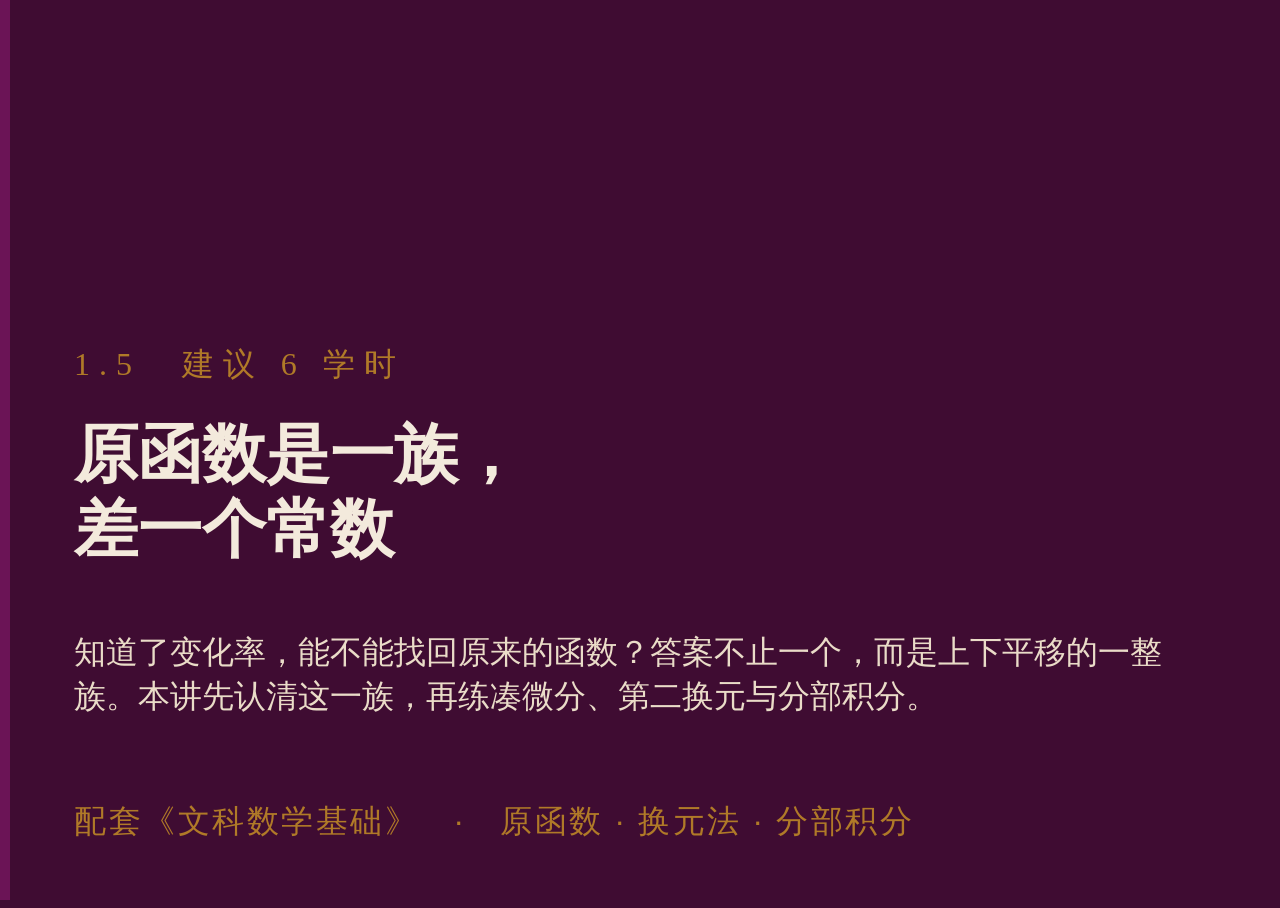
<file: lectures/15.html>
<!DOCTYPE html>
<html lang="zh-CN">
<head>
  <meta charset="UTF-8" />
  <meta name="viewport" content="width=device-width, initial-scale=1, viewport-fit=cover" />
  <title>1.5 不定积分 · 文科高等数学</title>
  <link rel="stylesheet" href="../vendor/katex/katex.min.css" />
  <link rel="stylesheet" href="../css/deck.css?v=20261110174738" />
</head>
<body class="play">
  <div class="app cover-mode">
    <div class="spine" aria-hidden="true"></div>
    <header class="topbar">
      <a class="home" href="../index.html">目录</a>
      <span class="mark">NKU</span>
      <h1>文科高等数学　·　1.5 不定积分</h1>
      <span class="sec" id="sec-label"></span>
    </header>
    <div class="progress" id="progress" aria-hidden="true"><i></i></div>
    <main class="stage">
<section class="slide cover" data-title="封面" data-notes="不要把整堂课上成积分表竞赛。每算完一题都求导回去。">
<div class="kicker">1.5　建议 6 学时</div>
        <h2>原函数是一族，<br />差一个常数</h2>
        <p>知道了变化率，能不能找回原来的函数？答案不止一个，而是上下平移的一整族。本讲先认清这一族，再练凑微分、第二换元与分部积分。</p>
        <div class="meta">配套《文科数学基础》　·　原函数 · 换元法 · 分部积分</div>
</section>
<section class="slide" data-title="目标" data-notes="开场读目标，下课回扣。">
<div class="num">目标</div><h2 class="slide-title">学完本讲，应能做到</h2><div class="obj"><div class="card"><span class="idx">01</span><p>能说明原函数与不定积分的含义，会用求导检验积分结果，并解释形式不同的答案为何只差一个常数。</p></div><div class="card"><span class="idx">02</span><p>能用基本积分公式与线性运算计算简单积分（含拆项、分出整式、三角变形）。</p></div><div class="card"><span class="idx">03</span><p>能用第一换元（凑微分）与第二换元（根式代换、三角代换）求积分，并正确代回原变量。</p></div><div class="card"><span class="idx">04</span><p>能对两类函数之积选好 u 与 dv 作分部积分，会处理积分「转回来」的情形。</p></div></div>
</section>
<section class="slide" data-title="本讲路线" data-notes="路线由下面七个分节自动生成。">
<h2 class="slide-title">本讲路线</h2><div class="card"><ol class="route"><li>问题：求导倒过来</li><li>原函数族：差一个常数</li><li>基本公式与线性运算</li><li>第一换元：凑微分</li><li>第二换元：去掉根号</li><li>分部积分</li><li>回顾与自测</li></ol></div>
</section>
<section data-sec="问题：求导倒过来" class="slide divider" data-sec-start="问题：求导倒过来" data-title="问题：求导倒过来">
<div class="sec-no">一</div><h2>问题：求导倒过来</h2><p>已知导数，找原来的函数——一道有无穷多个答案的填空题。</p>
</section>
<section data-sec="问题：求导倒过来" class="slide" data-title="从求导到它的逆运算" data-notes="先让学生填空，收集几个不同答案，再引出「一族」。">
<h2 class="slide-title">从求导到它的逆运算</h2><p class="lead">加法之后有减法，乘法之后有除法；学过求导，自然要研究它的逆运算。</p><div class="grid-2 fit"><div class="card"><h3>求导</h3><div class="gold-rule"></div><ul><li>$\sin x\ \longrightarrow\ (\sin x)'=\cos x$</li><li>已知函数，求变化率。</li><li>答案唯一。</li></ul></div><div class="card"><h3>逆运算</h3><div class="gold-rule"></div><ul><li>$(\quad\ )'=\cos x$</li><li>已知变化率，找原来的函数。</li><li>$\sin x$、$\sin x+1$、$\sin x-3$ 都对：答案无穷多。</li></ul></div></div>
</section>
<section data-sec="问题：求导倒过来" class="slide" data-title="原函数与不定积分" data-notes="「原函数」就是「原来的那个函数」。三个问题：何时存在（1.6）、有多少个（本讲）、怎样求（本讲）。">
<div class="num">定义</div><h2 class="slide-title">原函数与不定积分</h2><div class="card"><p>若在区间上 $F'(x)=f(x)$，称 $F$ 是 $f$ 的一个<b>原函数</b>。$f$ 的全体原函数称为<b>不定积分</b>，记作</p><p>$$\int f(x)\,dx=F(x)+C$$</p><p>$\int$ 是积分号，$f(x)$ 是被积函数，$x$ 是积分变量，$C$ 是任意常数（积分常数）。</p></div><p class="lead" style="margin-top:12px">验算永远是求导：$(F+C)'=f$。定积分是一个数，不定积分是一族函数。</p>
</section>
<section data-sec="问题：求导倒过来" class="slide" data-title="例 1.5.1、1.5.2　由导数公式倒推">
<div class="num">例题</div><h2 class="slide-title">例 1.5.1、1.5.2　由导数公式倒推</h2><div class="derive"><div class="dm">$$(\sin x)'=\cos x\ \Longrightarrow\ \int\cos x\,dx=\sin x+C$$</div><div class="dw"><span>例 1.5.1：导数公式倒过来读</span></div><div class="dm step" data-g="d1">$$(\cos x)'=-\sin x\ \Longleftrightarrow\ (-\cos x)'=\sin x$$</div><div class="dw step" data-g="d1"><span>例 1.5.2：先把负号挪到左边</span></div><div class="dm step" data-g="d2">$$\int\sin x\,dx=-\cos x+C$$</div><div class="dw step" data-g="d2"><span>符号跟着原函数走</span></div><div class="dm step" data-g="d3">$$\bigl(-\cos x+C\bigr)'=\sin x$$</div><div class="dw step" data-g="d3"><span>验算：求导回到被积函数</span></div></div><p class="lead step">教材的注：「$C$ 是任意实常数」这句话常省略，有些数学手册和计算软件干脆不写 $C$；但做题时千万不要漏写。</p>
</section>
<section data-sec="问题：求导倒过来" class="slide" data-title="积分与微分：互逆，但差一个 C" data-notes="教材思考题 1.5.18 问的就是最后一条。">
<h2 class="slide-title">积分与微分：互逆，但差一个 C</h2><div class="card"><ul><li>$\int f(x)\,dx=F(x)+C\iff F'(x)=f(x)$：验算不定积分，只要求导。</li><li>先积分再微分，完全抵消：$\bigl[\int f(x)\,dx\bigr]'=f(x)$，$d\int f(x)\,dx=f(x)\,dx$。</li><li>先微分再积分，抵消后要补 $C$：$\int dF(x)=F(x)+C$。</li><li>所以 $\int dF(x)=F(x)$ 是错的——它只写出了一族里的一条。</li></ul></div>
</section>
<section data-sec="问题：求导倒过来" class="slide" data-title="课堂练 1">
<div class="num">课堂练</div><span class="badge lv-base">基础</span><h2 class="slide-title">课堂练 1</h2><div class="prompt-box">先猜后验（写出 $+C$，再求导核对）：
(1) $\int 3x^2\,dx$　　(2) $\int e^x\,dx$　　(3) $\displaystyle\int\frac{dx}{1+x^2}$</div><p class="wait">约 2 分钟。<button type="button" class="btn ghost timer" data-sec="120">计时 2:00</button><span class="teacher-hint">　·　按 A 揭晓解答</span></p>
</section>
<section data-sec="问题：求导倒过来" class="slide" data-title="课堂练 1" data-kind="answer">
<div class="num">解答</div><span class="badge">解答</span><h2 class="slide-title">课堂练 1</h2><ol class="answer-list"><li>(1) $x^3+C$，因为 $(x^3)'=3x^2$。</li><li>(2) $e^x+C$，因为 $(e^x)'=e^x$。</li><li>(3) $\arctan x+C$，因为 $(\arctan x)'=\dfrac1{1+x^2}$。</li></ol><div class="comment">每一条导数公式倒过来，都是一条积分公式。</div>
</section>
<section data-sec="原函数族：差一个常数" class="slide divider" data-sec-start="原函数族：差一个常数" data-title="原函数族：差一个常数">
<div class="sec-no">二</div><h2>原函数族：差一个常数</h2><p>答案形式可以不同；只要求导相同，它们就只差一个常数。</p>
</section>
<section data-sec="原函数族：差一个常数" class="slide" data-title="几何：一族平行的积分曲线">
<div class="num">定义</div><h2 class="slide-title">几何：一族平行的积分曲线</h2><div class="card"><p>一个原函数的图像叫一条<b>积分曲线</b>。不定积分是把它上下平移得到的一整族。</p><p>被积函数是切线斜率：同一横坐标处，族中每条曲线的切线互相平行。</p></div><p class="lead" style="margin-top:12px">例如 $\int 2x\,dx=x^2+C$：每条抛物线在 $x=1$ 处的切线斜率都是 2。</p>
</section>
<section data-sec="原函数族：差一个常数" class="slide" data-title="平移整族曲线，导数仍是 2x" data-notes="浅色是其他 C。拖滑条只改当前这条。问：同一个 x 处，切线斜率变了没有？" data-hook="family">
<div class="num">实验 1</div><h2 class="slide-title">平移整族曲线，导数仍是 2x</h2>
        <div class="grid-2" style="flex:1">
          <div class="plot-wrap"><canvas id="family-canvas"></canvas></div>
          <aside class="panel">
            <div class="ctrl">
              <label><span>常数 C</span><span class="ctrl-val" id="family-c-val">1.0</span></label>
              <input id="family-c" type="range" min="-2" max="3" step="0.1" value="1" />
            </div>
            <div class="readout" id="family-read"></div>
            <div class="verdict">整族曲线上下平移。求导后 C 消失。</div>
    </aside>
        </div>
</section>
<section data-sec="原函数族：差一个常数" class="slide" data-title="为什么只差一个常数" data-notes="中值定理在 1.4 讲过，这里只引用结论。">
<h2 class="slide-title">为什么只差一个常数</h2><div class="card"><ul><li>若 $F'=f$，$G'=f$，则 $(F-G)'=0$。</li><li>在区间上导数处处为 0 的函数是常数（拉格朗日中值定理），所以 $F-G=C$。</li><li>求出一个原函数 $F$，全部原函数就是 $F+C$。</li><li>「有多少个」解决了；「一定存在吗」留给 1.6：连续函数的变上限积分就是它的一个原函数。</li></ul></div>
</section>
<section data-sec="原函数族：差一个常数" class="slide" data-title="例 1.5.3　两个答案，差 π/2">
<div class="num">例题</div><h2 class="slide-title">例 1.5.3　两个答案，差 π/2</h2><div class="derive"><div class="dm">$$(\arcsin x)'=\frac1{\sqrt{1-x^2}}\ \Longrightarrow\ \int\frac{dx}{\sqrt{1-x^2}}=\arcsin x+C$$</div><div class="dw"><span>由导数公式</span></div><div class="dm step" data-g="d1">$$(-\arccos x)'=\frac1{\sqrt{1-x^2}}\ \Longrightarrow\ \int\frac{dx}{\sqrt{1-x^2}}=-\arccos x+C_1$$</div><div class="dw step" data-g="d1"><span>另一条导数公式也能倒推</span></div><div class="dm step" data-g="d2">$$\arcsin x+\arccos x=\frac{\pi}{2}$$</div><div class="dw step" data-g="d2"><span>两个原函数之差是常数</span></div><div class="dm step" data-g="d3">$$\arcsin x+C=-\arccos x+C_1,\qquad C_1=C+\frac{\pi}{2}$$</div><div class="dw step" data-g="d3"><span>同一族，只是常数的记法不同</span></div></div><p class="lead step">不定积分的答案形式往往不止一个，原因就在常数 $C$。对答案时先求导，不要只比字面。</p>
</section>
<section data-sec="原函数族：差一个常数" class="slide" data-title="两条曲线，上下差 π/2" data-notes="拖 x，看竖线段的长度变不变。" data-hook="twins">
<div class="num">实验 2</div><h2 class="slide-title">两条曲线，上下差 π/2</h2>
        <div class="grid-2" style="flex:1">
          <div class="plot-wrap"><canvas id="twin-canvas"></canvas></div>
          <aside class="panel">
            <div class="ctrl">
              <label><span>横坐标 x</span><span class="ctrl-val" id="twin-x-val">0.40</span></label>
              <input id="twin-x" type="range" min="-0.95" max="0.95" step="0.01" value="0.4" />
            </div>
            <div class="readout" id="twin-read"></div>
            <div class="verdict">两条曲线上下差 π/2，所以导数相同，是同一族原函数。</div>
    </aside>
        </div>
</section>
<section data-sec="原函数族：差一个常数" class="slide" data-title="课堂练 2　谁对">
<div class="num">课堂练</div><span class="badge lv-judge">辨析</span><h2 class="slide-title">课堂练 2　谁对</h2><div class="prompt-box">计算 $\int(x+1)^2\,dx$，两位同学的答案：
甲：$\dfrac{(x+1)^3}{3}+C$　　乙：$\dfrac{x^3}{3}+x^2+x+C$
谁对？两个答案相差多少？</div><p class="wait">约 2 分钟。先求导，再相减。<button type="button" class="btn ghost timer" data-sec="120">计时 2:00</button><span class="teacher-hint">　·　按 A 揭晓解答</span></p>
</section>
<section data-sec="原函数族：差一个常数" class="slide" data-title="课堂练 2" data-kind="answer">
<div class="num">解答</div><span class="badge">解答</span><h2 class="slide-title">课堂练 2</h2><ol class="answer-list"><li>两人都对：$\Bigl(\dfrac{(x+1)^3}{3}\Bigr)'=(x+1)^2$，$\bigl(\tfrac{x^3}{3}+x^2+x\bigr)'=x^2+2x+1$。</li><li>相减：$\dfrac{(x+1)^3}{3}-\Bigl(\dfrac{x^3}{3}+x^2+x\Bigr)=\dfrac13$，是常数。</li><li>所以两族完全相同，只是甲的 $C$ 相当于乙的 $C+\tfrac13$。</li></ol><div class="comment">甲用的是凑微分（第四节），乙是展开后逐项积分（第三节）。</div>
</section>
<section data-sec="基本公式与线性运算" class="slide divider" data-sec-start="基本公式与线性运算" data-title="基本公式与线性运算">
<div class="sec-no">三</div><h2>基本公式与线性运算</h2><p>把导数表倒过来读；再允许拆项、提出常数。</p>
</section>
<section data-sec="基本公式与线性运算" class="slide" data-title="基本积分公式（一）">
<h2 class="slide-title">基本积分公式（一）</h2><p class="lead">教材公式（1）—（7）。</p><table class="sheet"><thead><tr><th>积分公式</th><th>由哪条导数而来</th></tr></thead><tbody><tr><td>$\int 0\,dx=C$</td><td>常数的导数是 0</td></tr><tr><td>$\int\frac1x\,dx=\ln|x|+C$</td><td>$(\ln|x|)'=\frac1x$</td></tr><tr><td>$\int x^m\,dx=\frac{x^{m+1}}{m+1}+C\ (m\ne-1)$</td><td>幂函数：指数加 1，再除以新指数</td></tr><tr><td>$\int a^x\,dx=\frac{a^x}{\ln a}+C\ (a>0,a\ne1)$</td><td>$(a^x)'=a^x\ln a$</td></tr><tr><td>$\int e^x\,dx=e^x+C$</td><td>$(e^x)'=e^x$</td></tr><tr><td>$\int\cos x\,dx=\sin x+C$，$\int\sin x\,dx=-\cos x+C$</td><td>例 1.5.1、1.5.2</td></tr></tbody></table>
</section>
<section data-sec="基本公式与线性运算" class="slide" data-title="基本积分公式（二）">
<h2 class="slide-title">基本积分公式（二）</h2><p class="lead">教材公式（8）—（13）。先猜后验：对了再写 $+C$。</p><table class="sheet"><thead><tr><th>积分公式</th><th>由哪条导数而来</th></tr></thead><tbody><tr><td>$\int\sec^2x\,dx=\tan x+C$</td><td>$(\tan x)'=\sec^2x$</td></tr><tr><td>$\int\csc^2x\,dx=-\cot x+C$</td><td>$(\cot x)'=-\csc^2x$</td></tr><tr><td>$\int\sec x\tan x\,dx=\sec x+C$</td><td>$(\sec x)'=\sec x\tan x$</td></tr><tr><td>$\int\csc x\cot x\,dx=-\csc x+C$</td><td>$(\csc x)'=-\csc x\cot x$</td></tr><tr><td>$\int\frac{dx}{\sqrt{1-x^2}}=\arcsin x+C$</td><td>例 1.5.3</td></tr><tr><td>$\int\frac{dx}{1+x^2}=\arctan x+C$</td><td>$(\arctan x)'=\frac1{1+x^2}$</td></tr></tbody></table>
</section>
<section data-sec="基本公式与线性运算" class="slide" data-title="公式表的三条注">
<h2 class="slide-title">公式表的三条注</h2><div class="card"><ul><li>$\int\frac1x\,dx$ 不是 $\int x^m\,dx$ 在 $m=-1$ 时的特例：那时分母 $m+1=0$。</li><li>$\ln|x|$ 要加绝对值：$x\lt 0$ 时，$(\ln|x|)'=\bigl(\ln(-x)\bigr)'=\frac{1}{-x}\cdot(-1)=\frac1x$。</li><li>分清幂函数与指数函数：$\int x^2\,dx=\frac{x^3}{3}+C$，$\int 2^x\,dx=\frac{2^x}{\ln2}+C$。</li></ul></div>
</section>
<section data-sec="基本公式与线性运算" class="slide" data-title="线性运算" data-notes="由微分公式 d(f±g)=df±dg、d(kf)=k df 得到。">
<div class="num">定义</div><h2 class="slide-title">线性运算</h2><div class="card"><p>$$\int\bigl[f(x)\pm g(x)\bigr]\,dx=\int f(x)\,dx\pm\int g(x)\,dx$$</p><p>$$\int kf(x)\,dx=k\int f(x)\,dx\quad(k\text{ 是非零常数})$$</p></div><p class="lead" style="margin-top:12px">拆成几个积分时，每个都带一个任意常数，最后合并成一个 $C$。$\int dx$ 就是 $\int 1\,dx$。乘积、商<b>不能</b>这样拆。</p>
</section>
<section data-sec="基本公式与线性运算" class="slide" data-title="例 1.5.4　先展开，再逐项积分">
<div class="num">例题</div><h2 class="slide-title">例 1.5.4　先展开，再逐项积分</h2><div class="derive"><div class="dm">$$(1+\sqrt x)^3=1+3x^{\frac12}+3x+x^{\frac32}$$</div><div class="dw"><span>二项式展开，根式写成分数指数</span></div><div class="dm step" data-g="d1">$$\int(1+\sqrt x)^3dx=\int dx+3\int x^{\frac12}dx+3\int x\,dx+\int x^{\frac32}dx$$</div><div class="dw step" data-g="d1"><span>线性运算：拆开，常数提出</span></div><div class="dm step" data-g="d2">$$=x+3\cdot\frac23x^{\frac32}+3\cdot\frac12x^2+\frac25x^{\frac52}+C$$</div><div class="dw step" data-g="d2"><span>幂函数公式逐项用</span></div><div class="dm step" data-g="d3">$$=x+2x\sqrt x+\frac32x^2+\frac25x^2\sqrt x+C$$</div><div class="dw step" data-g="d3"><span>四个任意常数合并成一个 $C$</span></div></div>
</section>
<section data-sec="基本公式与线性运算" class="slide" data-title="例 1.5.5　假分式：先分出整式">
<div class="num">例题</div><h2 class="slide-title">例 1.5.5　假分式：先分出整式</h2><div class="derive"><div class="dm">$$\frac{x^4}{1+x^2}=\frac{x^4-1}{1+x^2}+\frac{1}{1+x^2}$$</div><div class="dw"><span>分子减 1 再加 1</span></div><div class="dm step" data-g="d1">$$=x^2-1+\frac1{1+x^2}$$</div><div class="dw step" data-g="d1"><span>$x^4-1=(x^2-1)(x^2+1)$</span></div><div class="dm step" data-g="d2">$$\int\frac{x^4}{1+x^2}dx=\int x^2dx-\int dx+\int\frac{dx}{1+x^2}$$</div><div class="dw step" data-g="d2"><span>逐项积分</span></div><div class="dm step" data-g="d3">$$=\frac13x^3-x+\arctan x+C$$</div><div class="dw step" data-g="d3"><span></span></div></div><p class="lead step">分子次数不低于分母次数的分式叫有理假分式。先分出整式 $x^2-1$，剩下的 $\frac1{1+x^2}$ 是真分式。</p>
</section>
<section data-sec="基本公式与线性运算" class="slide" data-title="例 1.5.6　用倍角公式拆开">
<div class="num">例题</div><h2 class="slide-title">例 1.5.6　用倍角公式拆开</h2><div class="derive"><div class="dm">$$\frac{\cos2x}{\sin^2x\cos^2x}=\frac{\cos^2x-\sin^2x}{\sin^2x\cos^2x}$$</div><div class="dw"><span>$\cos2x=\cos^2x-\sin^2x$</span></div><div class="dm step" data-g="d1">$$=\frac1{\sin^2x}-\frac1{\cos^2x}$$</div><div class="dw step" data-g="d1"><span>分成两项</span></div><div class="dm step" data-g="d2">$$\int\frac{\cos2x}{\sin^2x\cos^2x}dx=\int\csc^2x\,dx-\int\sec^2x\,dx$$</div><div class="dw step" data-g="d2"><span>化成公式表里的样子</span></div><div class="dm step" data-g="d3">$$=-\cot x-\tan x+C$$</div><div class="dw step" data-g="d3"><span>公式（8）（9）</span></div></div>
</section>
<section data-sec="基本公式与线性运算" class="slide" data-title="例 1.5.7　用降幂公式">
<div class="num">例题</div><h2 class="slide-title">例 1.5.7　用降幂公式</h2><div class="derive"><div class="dm">$$\sin^2\frac x2=\frac{1-\cos x}{2}$$</div><div class="dw"><span>降幂：平方没有公式，一次的有</span></div><div class="dm step" data-g="d1">$$\int\sin^2\frac x2\,dx=\frac12\int dx-\frac12\int\cos x\,dx$$</div><div class="dw step" data-g="d1"><span>线性拆开</span></div><div class="dm step" data-g="d2">$$=\frac x2-\frac12\sin x+C$$</div><div class="dw step" data-g="d2"><span></span></div></div><p class="lead step">例 1.5.4—1.5.7 的共同点：被积函数不在表里，先用代数或三角恒等式把它变成表里几项的和。</p>
</section>
<section data-sec="基本公式与线性运算" class="slide" data-title="课堂练 3" data-notes="三题都来自习题 1.5.6。">
<div class="num">课堂练</div><span class="badge lv-vary">变式</span><h2 class="slide-title">课堂练 3</h2><div class="prompt-box">先变形，再逐项积分：
(1) $\displaystyle\int\frac{x^3-27}{x-3}\,dx$　　(2) $\int\cot^2x\,dx$　　(3) $\int(1-2x)^2\,dx$</div><p class="wait">约 4 分钟。<button type="button" class="btn ghost timer" data-sec="240">计时 4:00</button><span class="teacher-hint">　·　按 A 揭晓解答</span></p>
</section>
<section data-sec="基本公式与线性运算" class="slide" data-title="课堂练 3" data-kind="answer">
<div class="num">解答</div><span class="badge">解答</span><h2 class="slide-title">课堂练 3</h2><ol class="answer-list"><li>(1) $x^3-27=(x-3)(x^2+3x+9)$，原式 $=\frac{x^3}{3}+\frac32x^2+9x+C$。</li><li>(2) $\cot^2x=\csc^2x-1$，原式 $=-\cot x-x+C$。</li><li>(3) 展开 $1-4x+4x^2$，原式 $=x-2x^2+\frac43x^3+C$。</li></ol><div class="comment">分解因式、三角恒等式、展开：三种「变成表里的样子」。</div>
</section>
<section data-sec="基本公式与线性运算" class="slide" data-title="找错 1　分子分母各积各的">
<div class="num">课堂练</div><span class="badge lv-judge">找错</span><h2 class="slide-title">找错 1　分子分母各积各的</h2><div class="card mistake"><p class="given">计算 $\displaystyle\int\frac{(x+1)^2}{x}\,dx$。</p><h3>某同学这样写</h3><ol><li>分子：$\int(x+1)^2\,dx=\dfrac{(x+1)^3}{3}$。</li><li>分母：$\int x\,dx=\dfrac{x^2}{2}$。</li><li>原式 $=\dfrac{(x+1)^3}{3}\Big/\dfrac{x^2}{2}+C=\dfrac{2(x+1)^3}{3x^2}+C$。</li></ol></div><p class="wait">错在哪里？正确答案是多少？用求导验算。　约 3 分钟。<button type="button" class="btn ghost timer" data-sec="180">计时 3:00</button><span class="teacher-hint">　·　按 A 揭晓解答</span></p>
</section>
<section data-sec="基本公式与线性运算" class="slide" data-title="找错 1" data-kind="answer">
<div class="num">解答</div><span class="badge">解答</span><h2 class="slide-title">找错 1</h2><ol class="answer-list"><li>线性运算只对加减、常数倍成立；商（和积）不能分开积分。第 1—3 步整个思路就错了。</li><li>正确：先拆项 $\dfrac{(x+1)^2}{x}=x+2+\dfrac1x$，原式 $=\dfrac{x^2}{2}+2x+\ln|x|+C$。</li><li>验算：$\bigl(\tfrac{x^2}{2}+2x+\ln|x|\bigr)'=x+2+\tfrac1x$。错解求导回不到被积函数。</li></ol><div class="comment">求导法则里乘积、商都有专门公式；积分里没有「商的积分 = 积分的商」。</div>
</section>
<section data-sec="第一换元：凑微分" class="slide divider" data-sec-start="第一换元：凑微分" data-title="第一换元：凑微分">
<div class="sec-no">四</div><h2>第一换元：凑微分</h2><p>被积式里藏着「里层的导数」，把它凑成 d(里层)。</p>
</section>
<section data-sec="第一换元：凑微分" class="slide" data-title="例 1.5.8　把分子补成里层的导数">
<div class="num">例题</div><h2 class="slide-title">例 1.5.8　把分子补成里层的导数</h2><div class="derive"><div class="dm">$$\int\frac{x\,dx}{1+x^2}$$</div><div class="dw"><span>$(1+x^2)'=2x$，与分子只差常数倍 2</span></div><div class="dm step" data-g="d1">$$=\frac12\int\frac{2x\,dx}{1+x^2}=\frac12\int\frac{d(1+x^2)}{1+x^2}$$</div><div class="dw step" data-g="d1"><span>凑微分</span></div><div class="dm step" data-g="d2">$$=\frac12\int\frac{du}{u}=\frac12\ln|u|+C$$</div><div class="dw step" data-g="d2"><span>换元 $u=1+x^2$，积分</span></div><div class="dm step" data-g="d3">$$=\frac12\ln(1+x^2)+C$$</div><div class="dw step" data-g="d3"><span>代回 $u=1+x^2$；它恒正，绝对值可去</span></div></div>
</section>
<section data-sec="第一换元：凑微分" class="slide" data-title="第一换元公式（凑微分法）">
<div class="num">定义</div><h2 class="slide-title">第一换元公式（凑微分法）</h2><div class="card"><p>若 $F'(u)=f(u)$，$u=\varphi(x)$ 可导，则</p><p>$$\int f[\varphi(x)]\varphi'(x)\,dx=\int f[\varphi(x)]\,d\varphi(x)=\int f(u)\,du=F[\varphi(x)]+C$$</p><p>四步：凑微分 → 换元 $u=\varphi(x)$ → 积分 → 代回原变量。</p></div><p class="lead" style="margin-top:12px">为什么对：右端求导，链式法则给出 $\{F[\varphi(x)]\}'=f[\varphi(x)]\varphi'(x)$。凑微分就是链式法则倒着用。</p>
</section>
<section data-sec="第一换元：凑微分" class="slide" data-title="三个简单例：一眼看出里层">
<div class="num">例</div><h2 class="slide-title">三个简单例：一眼看出里层</h2><div class="derive"><div class="dm">$$\int 2x\,e^{x^2}dx=\int e^{x^2}d(x^2)=e^{x^2}+C$$</div><div class="dw"><span>里层 $x^2$，导数 $2x$ 正好在</span></div><div class="dm step" data-g="d1">$$\int\frac{2x+1}{x^2+x}dx=\int\frac{d(x^2+x)}{x^2+x}=\ln|x^2+x|+C$$</div><div class="dw step" data-g="d1"><span>分子正好是分母的导数</span></div><div class="dm step" data-g="d2">$$\int\sin x\cos x\,dx=\int\sin x\,d(\sin x)=\frac12\sin^2x+C$$</div><div class="dw step" data-g="d2"><span>里层 $\sin x$，$d(\sin x)=\cos x\,dx$</span></div></div><p class="lead step">第三题若凑成 $-\int\cos x\,d(\cos x)$，得 $-\frac12\cos^2x+C$，与上式差常数 $\frac12$，也对。</p>
</section>
<section data-sec="第一换元：凑微分" class="slide" data-title="例 1.5.9　一次式的幂">
<div class="num">例题</div><h2 class="slide-title">例 1.5.9　一次式的幂</h2><div class="derive"><div class="dm">$$\int(ax+b)^m\,dx=\frac1a\int(ax+b)^m\,d(ax+b)$$</div><div class="dw"><span>凑微分：$d(ax+b)=a\,dx$（$a\ne0$）</span></div><div class="dm step" data-g="d1">$$=\frac1a\int u^m\,du$$</div><div class="dw step" data-g="d1"><span>换元 $u=ax+b$</span></div><div class="dm step" data-g="d2">$$=\frac1a\cdot\frac1{m+1}u^{m+1}+C$$</div><div class="dw step" data-g="d2"><span>积分（$m\ne-1$）</span></div><div class="dm step" data-g="d3">$$=\frac{(ax+b)^{m+1}}{a(m+1)}+C$$</div><div class="dw step" data-g="d3"><span>代回 $u=ax+b$</span></div></div><p class="lead step">课堂练 2 甲的答案就是 $a=b=1$、$m=2$ 的情形。里层是一次式时，结果只是多除以一个 $a$。</p>
</section>
<section data-sec="第一换元：凑微分" class="slide" data-title="例 1.5.10　缺的常数补上再除掉">
<div class="num">例题</div><h2 class="slide-title">例 1.5.10　缺的常数补上再除掉</h2><div class="derive"><div class="dm">$$\int x^2e^{-x^3}dx=-\frac13\int e^{-x^3}\,d(-x^3)$$</div><div class="dw"><span>$d(-x^3)=-3x^2dx$，补上 $-3$ 再除掉</span></div><div class="dm step" data-g="d1">$$=-\frac13\int e^u\,du=-\frac13e^u+C$$</div><div class="dw step" data-g="d1"><span>换元 $u=-x^3$</span></div><div class="dm step" data-g="d2">$$=-\frac13e^{-x^3}+C$$</div><div class="dw step" data-g="d2"><span>代回</span></div><div class="dm step" data-g="d3">$$\Bigl(-\frac13e^{-x^3}\Bigr)'=-\frac13e^{-x^3}\cdot(-3x^2)=x^2e^{-x^3}$$</div><div class="dw step" data-g="d3"><span>求导回去核对</span></div></div><p class="lead step">熟练以后，中间的换元 $u=\varphi(x)$ 可以不写，但要做到心中有数。</p>
</section>
<section data-sec="第一换元：凑微分" class="slide" data-title="例 1.5.11　正切与余切">
<div class="num">例题</div><h2 class="slide-title">例 1.5.11　正切与余切</h2><div class="derive"><div class="dm">$$\int\tan x\,dx=\int\frac{\sin x}{\cos x}dx=-\int\frac{d(\cos x)}{\cos x}$$</div><div class="dw"><span>$d(\cos x)=-\sin x\,dx$</span></div><div class="dm step" data-g="d1">$$=-\ln|\cos x|+C$$</div><div class="dw step" data-g="d1"><span>对数公式</span></div><div class="dm step" data-g="d2">$$\int\cot x\,dx=\int\frac{\cos x}{\sin x}dx=\int\frac{d(\sin x)}{\sin x}=\ln|\sin x|+C$$</div><div class="dw step" data-g="d2"><span>同理</span></div></div><p class="lead step">$-\ln|\cos x|=\ln|\sec x|$，两种写法都对。这两条记作公式（14）（15）。</p>
</section>
<section data-sec="第一换元：凑微分" class="slide" data-title="例 1.5.12、1.5.13　提出 a，凑成 d(x/a)">
<div class="num">例题</div><h2 class="slide-title">例 1.5.12、1.5.13　提出 a，凑成 d(x/a)</h2><div class="derive"><div class="dm">$$\int\frac{dx}{x^2+a^2}=\frac1{a^2}\int\frac{dx}{1+(x/a)^2}$$</div><div class="dw"><span>例 1.5.12：提出 $a^2$（$a>0$）</span></div><div class="dm step" data-g="d1">$$=\frac1a\int\frac{d(x/a)}{1+(x/a)^2}=\frac1a\arctan\frac xa+C$$</div><div class="dw step" data-g="d1"><span>$dx=a\,d\bigl(\frac xa\bigr)$</span></div><div class="dm step" data-g="d2">$$\int\frac{dx}{\sqrt{a^2-x^2}}=\frac1a\int\frac{dx}{\sqrt{1-(x/a)^2}}$$</div><div class="dw step" data-g="d2"><span>例 1.5.13：根号里提出 $a^2$</span></div><div class="dm step" data-g="d3">$$=\int\frac{d(x/a)}{\sqrt{1-(x/a)^2}}=\arcsin\frac xa+C$$</div><div class="dw step" data-g="d3"><span>回到公式（12）</span></div></div><p class="lead step">$a=1$ 时就是公式表里的 $\arctan x$ 与 $\arcsin x$。</p>
</section>
<section data-sec="第一换元：凑微分" class="slide" data-title="例 1.5.14　拆成两个简单分式">
<div class="num">例题</div><h2 class="slide-title">例 1.5.14　拆成两个简单分式</h2><div class="derive"><div class="dm">$$\frac1{x^2-a^2}=\frac1{2a}\Bigl(\frac1{x-a}-\frac1{x+a}\Bigr)$$</div><div class="dw"><span>通分可以验证</span></div><div class="dm step" data-g="d1">$$\int\frac{dx}{x^2-a^2}=\frac1{2a}\Bigl[\int\frac{d(x-a)}{x-a}-\int\frac{d(x+a)}{x+a}\Bigr]$$</div><div class="dw step" data-g="d1"><span>$dx=d(x-a)=d(x+a)$</span></div><div class="dm step" data-g="d2">$$=\frac1{2a}\bigl(\ln|x-a|-\ln|x+a|\bigr)+C$$</div><div class="dw step" data-g="d2"><span></span></div><div class="dm step" data-g="d3">$$=\frac1{2a}\ln\left|\frac{x-a}{x+a}\right|+C$$</div><div class="dw step" data-g="d3"><span>对数相减并成一个</span></div></div>
</section>
<section data-sec="第一换元：凑微分" class="slide" data-title="例 1.5.15　正割：上下同乘 cos x">
<div class="num">例题</div><h2 class="slide-title">例 1.5.15　正割：上下同乘 cos x</h2><div class="derive"><div class="dm">$$\int\sec x\,dx=\int\frac{\cos x\,dx}{\cos^2x}=\int\frac{d(\sin x)}{1-\sin^2x}$$</div><div class="dw"><span>凑出 $d(\sin x)$</span></div><div class="dm step" data-g="d1">$$=\int\frac{du}{1-u^2}=\frac12\int\Bigl(\frac1{1-u}+\frac1{1+u}\Bigr)du$$</div><div class="dw step" data-g="d1"><span>$u=\sin x$，拆分式（同例 1.5.14）</span></div><div class="dm step" data-g="d2">$$=\frac12\ln\left|\frac{1+u}{1-u}\right|+C=\frac12\ln\left|\frac{1+\sin x}{1-\sin x}\right|+C$$</div><div class="dw step" data-g="d2"><span>积分，代回</span></div><div class="dm step" data-g="d3">$$=\frac12\ln\frac{(1+\sin x)^2}{\cos^2x}+C=\ln|\sec x+\tan x|+C$$</div><div class="dw step" data-g="d3"><span>上下同乘 $1+\sin x$</span></div></div>
</section>
<section data-sec="第一换元：凑微分" class="slide" data-title="例 1.5.16　余割：平移成正割">
<div class="num">例题</div><h2 class="slide-title">例 1.5.16　余割：平移成正割</h2><div class="derive"><div class="dm">$$\csc x=\frac1{\sin x}=\frac1{\cos\bigl(x-\frac{\pi}{2}\bigr)}=\sec\Bigl(x-\frac{\pi}{2}\Bigr)$$</div><div class="dw"><span>$\sin x=\cos\bigl(x-\frac{\pi}{2}\bigr)$</span></div><div class="dm step" data-g="d1">$$\int\csc x\,dx=\int\sec\Bigl(x-\frac{\pi}{2}\Bigr)d\Bigl(x-\frac{\pi}{2}\Bigr)$$</div><div class="dw step" data-g="d1"><span>$dx=d\bigl(x-\frac{\pi}{2}\bigr)$</span></div><div class="dm step" data-g="d2">$$=\ln\Bigl|\sec\Bigl(x-\frac{\pi}{2}\Bigr)+\tan\Bigl(x-\frac{\pi}{2}\Bigr)\Bigr|+C$$</div><div class="dw step" data-g="d2"><span>套用例 1.5.15</span></div><div class="dm step" data-g="d3">$$=\ln|\csc x-\cot x|+C$$</div><div class="dw step" data-g="d3"><span>$\tan\bigl(x-\frac{\pi}{2}\bigr)=-\cot x$</span></div></div><p class="lead step">例 1.5.11—1.5.16 的结果都收进公式表（14）—（21），见最后一节。</p>
</section>
<section data-sec="第一换元：凑微分" class="slide" data-title="换元的思路：关系映射反演" data-notes="对应教材图 1.49。强调最后一步「反演」：不定积分必须代回原变量；1.6 定积分换了上下限可以不代回。">
<h2 class="slide-title">换元的思路：关系映射反演</h2><p class="lead">教材称之为关系映射反演（RMI）方法，本质是化归：化繁为简、化未知为已知。</p><div class="grid-2 fit"><div class="card"><h3>一般的套路</h3><div class="gold-rule"></div><ul><li>原问题难：直接求不出。</li><li>映射：换一个变量，变成新问题。</li><li>在新问题里求解。</li><li>反演：把解翻译回原来的变量。</li></ul></div><div class="card"><h3>在例 1.5.8 里</h3><div class="gold-rule"></div><ul><li>求 $\int\frac{x\,dx}{1+x^2}$。</li><li>映射 $u=1+x^2$：变成 $\frac12\int\frac{du}{u}$。</li><li>求得 $\frac12\ln|u|+C$。</li><li>反演：代回 $u=1+x^2$。</li></ul></div></div>
</section>
<section data-sec="第一换元：凑微分" class="slide" data-title="换元失败通常因为" data-notes="缺的是常数可以补；缺的是含 x 的因子不能补。">
<h2 class="slide-title">换元失败通常因为</h2><div class="grid-2 fit"><div class="card"><h3>没有里层的导数</h3><div class="gold-rule"></div><ul><li>$\int e^{x^2}dx$ 不是 $\int 2x\,e^{x^2}dx$ 那种。</li><li>缺了里层导数 $2x$，凑不出 $d(x^2)$。</li><li>它的原函数存在，但写不成初等函数。</li></ul></div><div class="card"><h3>系数没凑对</h3><div class="gold-rule"></div><ul><li>$\int e^{2x}dx$：$d(2x)=2\,dx$。</li><li>所以 $=\frac12\int e^{2x}d(2x)=\frac12e^{2x}+C$。</li><li>验算：求导带回 2，再被 $\frac12$ 消掉。</li></ul></div></div>
</section>
<section data-sec="第一换元：凑微分" class="slide" data-title="课堂练 4">
<div class="num">课堂练</div><span class="badge lv-base">基础</span><h2 class="slide-title">课堂练 4</h2><div class="prompt-box">计算 $\int e^{2x}\,dx$ 与 $\displaystyle\int\frac{dx}{2x+3}$。</div><p class="wait">约 2 分钟。<button type="button" class="btn ghost timer" data-sec="120">计时 2:00</button><span class="teacher-hint">　·　按 A 揭晓解答</span></p>
</section>
<section data-sec="第一换元：凑微分" class="slide" data-title="课堂练 4" data-kind="answer">
<div class="num">解答</div><span class="badge">解答</span><h2 class="slide-title">课堂练 4</h2><ol class="answer-list"><li>$\int e^{2x}dx=\frac12\int e^{2x}d(2x)=\frac12e^{2x}+C$。</li><li>$\int\frac{dx}{2x+3}=\frac12\int\frac{d(2x+3)}{2x+3}=\frac12\ln|2x+3|+C$。</li><li>两题都是「差一个常数因子」：补上，再除掉。</li></ol>
</section>
<section data-sec="第一换元：凑微分" class="slide" data-title="课堂练 5" data-notes="三题来自习题 1.5.7。">
<div class="num">课堂练</div><span class="badge lv-vary">变式</span><h2 class="slide-title">课堂练 5</h2><div class="prompt-box">凑微分：
(1) $\int e^x\sqrt{3+2e^x}\,dx$　　(2) $\displaystyle\int\frac{\ln^3x}{x}\,dx$　　(3) $\displaystyle\int\frac{dx}{4+9x^2}$</div><p class="wait">约 4 分钟。先说出里层是谁。<button type="button" class="btn ghost timer" data-sec="240">计时 4:00</button><span class="teacher-hint">　·　按 A 揭晓解答</span></p>
</section>
<section data-sec="第一换元：凑微分" class="slide" data-title="课堂练 5" data-kind="answer">
<div class="num">解答</div><span class="badge">解答</span><h2 class="slide-title">课堂练 5</h2><ol class="answer-list"><li>(1) 里层 $3+2e^x$，$e^xdx=\frac12d(3+2e^x)$，原式 $=\frac13(3+2e^x)^{3/2}+C$。</li><li>(2) 里层 $\ln x$，$\frac{dx}{x}=d(\ln x)$，原式 $=\frac14\ln^4x+C$。</li><li>(3) $=\frac19\int\frac{dx}{(2/3)^2+x^2}$，用例 1.5.12（$a=\frac23$）：$\frac16\arctan\frac{3x}{2}+C$。</li></ol><div class="comment">第三题也可以凑 $d\bigl(\frac{3x}{2}\bigr)$：$\frac14\cdot\frac23\int\frac{d(3x/2)}{1+(3x/2)^2}$。</div>
</section>
<section data-sec="第一换元：凑微分" class="slide" data-title="找错 2　换了元，没换 dx">
<div class="num">课堂练</div><span class="badge lv-judge">找错</span><h2 class="slide-title">找错 2　换了元，没换 dx</h2><div class="card mistake"><p class="given">计算 $\int x\cos(x^2)\,dx$。</p><h3>某同学这样写</h3><ol><li>令 $u=x^2$。</li><li>原式 $=\int\cos u\,du=\sin u+C$。</li><li>代回：原式 $=\sin(x^2)+C$。</li></ol></div><p class="wait">求导验算，哪一步出了问题？　约 2 分钟。<button type="button" class="btn ghost timer" data-sec="120">计时 2:00</button><span class="teacher-hint">　·　按 A 揭晓解答</span></p>
</section>
<section data-sec="第一换元：凑微分" class="slide" data-title="找错 2" data-kind="answer">
<div class="num">解答</div><span class="badge">解答</span><h2 class="slide-title">找错 2</h2><ol class="answer-list"><li>验算：$\bigl(\sin(x^2)\bigr)'=2x\cos(x^2)$，比被积函数多了因子 2。</li><li>第 2 步错：$du=2x\,dx$，所以 $x\,dx=\frac12du$，不能把 $x\,dx$ 直接换成 $du$。</li><li>正确：$\frac12\int\cos u\,du=\frac12\sin(x^2)+C$。</li></ol><div class="comment">换元三件事：换被积式、换微分、最后代回。下一页的实验把「求导回去」画出来。</div>
</section>
<section data-sec="第一换元：凑微分" class="slide" data-title="换完元，求导回去核对" data-notes="先选 x cos x²，点 sin x²（找错 2 的答案），看下图两条曲线不重合；再点 ½ sin x²。然后切到 sin x cos x，三种正确写法都试一遍，读出相差的常数。" data-hook="diffback">
<div class="num">实验 3</div><h2 class="slide-title">换完元，求导回去核对</h2>
        <div class="grid-2" style="flex:1">
          <div class="plot-wrap"><canvas id="diffback-canvas"></canvas></div>
          <aside class="panel">
            <div class="ctrl">
              <div class="seg">
                <button type="button" data-prob="0" class="on">sin x cos x</button>
                <button type="button" data-prob="1">x/(1+x²)</button>
                <button type="button" data-prob="2">x cos x²</button>
              </div>
              <div class="seg" id="diffback-cands" style="margin-top:10px"></div>
              <label style="margin-top:10px"><span>位置 x</span><span class="ctrl-val" id="diffback-x-val">0.80</span></label>
              <input id="diffback-x" type="range" min="0" max="100" step="1" value="62" />
            </div>
            <div class="readout" id="diffback-read"></div>
            <div class="verdict" id="diffback-verdict"></div>
</aside>
        </div>
</section>
<section data-sec="第二换元：去掉根号" class="slide divider" data-sec-start="第二换元：去掉根号" data-title="第二换元：去掉根号">
<div class="sec-no">五</div><h2>第二换元：去掉根号</h2><p>反过来主动令 x = φ(t)，把根式化成有理式；算完必须代回 x。</p>
</section>
<section data-sec="第二换元：去掉根号" class="slide" data-title="第二换元公式" data-notes="教材思考题 1.5.14 问的就是「为什么要单调」。">
<div class="num">定义</div><h2 class="slide-title">第二换元公式</h2><div class="card"><p>令 $x=\varphi(t)$，$\varphi$ 单调可导，则</p><p>$$\int f(x)\,dx=\int f[\varphi(t)]\varphi'(t)\,dt=G(t)+C=G\bigl(\varphi^{-1}(x)\bigr)+C$$</p><p>与第一换元是同一个等式，从右往左用。要求单调，是为了能用反函数 $t=\varphi^{-1}(x)$ 代回。</p></div><p class="lead" style="margin-top:12px">常用于被积函数含根式的情形。1.6 会看到：定积分换元换了上下限就不必代回；不定积分必须代回原变量。</p>
</section>
<section data-sec="第二换元：去掉根号" class="slide" data-title="例 1.5.17　令 t = √x">
<div class="num">例题</div><h2 class="slide-title">例 1.5.17　令 t = √x</h2><div class="derive"><div class="dm">$$\sqrt x=t,\qquad x=t^2,\qquad dx=2t\,dt$$</div><div class="dw"><span>令根式为新变量</span></div><div class="dm step" data-g="d1">$$\int\frac{dx}{1+\sqrt x}=\int\frac{2t\,dt}{1+t}=2\int\frac{t+1-1}{1+t}dt$$</div><div class="dw step" data-g="d1"><span>分子凑出 $1+t$</span></div><div class="dm step" data-g="d2">$$=2\int\Bigl(1-\frac1{1+t}\Bigr)dt=2t-2\ln|1+t|+C$$</div><div class="dw step" data-g="d2"><span>在 $t$ 里积分</span></div><div class="dm step" data-g="d3">$$=2\sqrt x-2\ln\bigl(1+\sqrt x\bigr)+C$$</div><div class="dw step" data-g="d3"><span>代回 $t=\sqrt x$：这一步不能省</span></div></div><p class="lead step">1.6 的例 1.6.3 是同一个被积函数在 $[1,2]$ 上的定积分：上下限换成 $t$ 的范围，就停在 $t$ 里算完。</p>
</section>
<section data-sec="第二换元：去掉根号" class="slide" data-title="根式与三角代换" data-notes="三角形：由代换式读出两条边，第三条用勾股定理。">
<h2 class="slide-title">根式与三角代换</h2><p class="lead">目的只有一个：把根号开出来（$a>0$）。算完用直角三角形把 $t$ 代回 $x$。</p><table class="sheet"><thead><tr><th>被积函数含</th><th>代换</th><th>用到的恒等式</th><th>开出来</th></tr></thead><tbody><tr><td>$\sqrt{a^2-x^2}$</td><td>$x=a\sin t$</td><td>$1-\sin^2t=\cos^2t$</td><td>$a\cos t$</td></tr><tr><td>$\sqrt{x^2+a^2}$</td><td>$x=a\tan t$</td><td>$\tan^2t+1=\sec^2t$</td><td>$a\sec t$</td></tr><tr><td>$\sqrt{x^2-a^2}$</td><td>$x=a\sec t$</td><td>$\sec^2t-1=\tan^2t$</td><td>$a\tan t$</td></tr></tbody></table>
</section>
<section data-sec="第二换元：去掉根号" class="slide" data-title="例 1.5.18　令 x = a sec t" data-notes="用反函数 t=arcsec(x/a) 代回很繁，教材用图 1.50 的直角三角形：sec t = x/a。">
<div class="num">例题</div><h2 class="slide-title">例 1.5.18　令 x = a sec t</h2><div class="derive"><div class="dm">$$x=a\sec t,\quad dx=a\sec t\tan t\,dt,\quad\sqrt{x^2-a^2}=a\tan t$$</div><div class="dw"><span>$\sec^2t-1=\tan^2t$</span></div><div class="dm step" data-g="d1">$$\int\frac{dx}{\sqrt{x^2-a^2}}=\int\frac{a\sec t\tan t}{a\tan t}dt=\int\sec t\,dt$$</div><div class="dw step" data-g="d1"><span>根号开出来了</span></div><div class="dm step" data-g="d2">$$=\ln|\sec t+\tan t|+C_1$$</div><div class="dw step" data-g="d2"><span>例 1.5.15</span></div><div class="dm step" data-g="d3">$$=\ln\left|\frac xa+\frac{\sqrt{x^2-a^2}}a\right|+C_1$$</div><div class="dw step" data-g="d3"><span>三角形：斜边 $x$，邻边 $a$，对边 $\sqrt{x^2-a^2}$</span></div><div class="dm step" data-g="d4">$$=\ln\bigl|x+\sqrt{x^2-a^2}\bigr|+C,\qquad C=C_1-\ln a$$</div><div class="dw step" data-g="d4"><span>$-\ln a$ 是常数，并进 $C$</span></div></div>
</section>
<section data-sec="第二换元：去掉根号" class="slide" data-title="例 1.5.19　令 x = a tan t" data-notes="对应教材图 1.51。">
<div class="num">例题</div><h2 class="slide-title">例 1.5.19　令 x = a tan t</h2><div class="derive"><div class="dm">$$x=a\tan t,\quad dx=a\sec^2t\,dt,\quad\sqrt{x^2+a^2}=a\sec t$$</div><div class="dw"><span>$\tan^2t+1=\sec^2t$</span></div><div class="dm step" data-g="d1">$$\int\frac{dx}{\sqrt{x^2+a^2}}=\int\frac{a\sec^2t}{a\sec t}dt=\int\sec t\,dt$$</div><div class="dw step" data-g="d1"><span>根号开出来了</span></div><div class="dm step" data-g="d2">$$=\ln|\sec t+\tan t|+C_1=\ln\left|\frac{\sqrt{x^2+a^2}}a+\frac xa\right|+C_1$$</div><div class="dw step" data-g="d2"><span>三角形：邻边 $a$，对边 $x$，斜边 $\sqrt{x^2+a^2}$</span></div><div class="dm step" data-g="d3">$$=\ln\bigl|x+\sqrt{x^2+a^2}\bigr|+C,\qquad C=C_1-\ln a$$</div><div class="dw step" data-g="d3"><span>常数合并</span></div></div><p class="lead step">与例 1.5.18 合起来记：$\displaystyle\int\frac{dx}{\sqrt{x^2\pm a^2}}=\ln\bigl|x+\sqrt{x^2\pm a^2}\bigr|+C$。</p>
</section>
<section data-sec="第二换元：去掉根号" class="slide" data-title="例 1.5.20　令 x = a sin t" data-notes="对应教材图 1.52。">
<div class="num">例题</div><h2 class="slide-title">例 1.5.20　令 x = a sin t</h2><div class="derive"><div class="dm">$$x=a\sin t,\quad dx=a\cos t\,dt,\quad\sqrt{a^2-x^2}=a\cos t$$</div><div class="dw"><span>取 $|t|\le\frac{\pi}{2}$，$\cos t\ge0$</span></div><div class="dm step" data-g="d1">$$\int\sqrt{a^2-x^2}\,dx=a^2\int\cos^2t\,dt=a^2\int\frac{1+\cos2t}{2}dt$$</div><div class="dw step" data-g="d1"><span>降幂</span></div><div class="dm step" data-g="d2">$$=\frac{a^2}2\Bigl(t+\frac12\sin2t\Bigr)+C=\frac{a^2}2(t+\sin t\cos t)+C$$</div><div class="dw step" data-g="d2"><span>$\sin2t=2\sin t\cos t$</span></div><div class="dm step" data-g="d3">$$=\frac{a^2}2\Bigl(\arcsin\frac xa+\frac xa\cdot\frac{\sqrt{a^2-x^2}}a\Bigr)+C$$</div><div class="dw step" data-g="d3"><span>$\sin t=\frac xa$，$\cos t=\frac{\sqrt{a^2-x^2}}a$</span></div><div class="dm step" data-g="d4">$$=\frac{a^2}2\arcsin\frac xa+\frac x2\sqrt{a^2-x^2}+C$$</div><div class="dw step" data-g="d4"><span></span></div></div><p class="lead step">1.6 作业用几何求 $\int_{-2}^{2}\sqrt{4-x^2}\,dx$（半圆面积 $2\pi$）；用本例的原函数（$a=2$）代上下限，也得 $2\pi$。</p>
</section>
<section data-sec="第二换元：去掉根号" class="slide" data-title="课堂练 6　画三角形代回" data-notes="习题 1.5.7(17)。算到 −1/sin t 后，学生常卡在代回；让他们从图上读 sin t。" data-hook="figs">
<div class="num">课堂练</div><span class="badge lv-mix">综合</span><h2 class="slide-title">课堂练 6　画三角形代回</h2><div class="grid-2 prompt-grid"><div class="prompt-box">计算 $\displaystyle\int\frac{dx}{x^2\sqrt{1+x^2}}$。
提示：令 $x=\tan t$；算出 $t$ 的结果后，用右图的三角形把 $t$ 换回 $x$。</div><div class="plot-wrap"><canvas data-fig="15-tri"></canvas></div></div><p class="wait">约 5 分钟。<button type="button" class="btn ghost timer" data-sec="300">计时 5:00</button><span class="teacher-hint">　·　按 A 揭晓解答</span></p>
</section>
<section data-sec="第二换元：去掉根号" class="slide" data-title="课堂练 6" data-kind="answer">
<div class="num">解答</div><span class="badge">解答</span><h2 class="slide-title">课堂练 6</h2><ol class="answer-list"><li>$dx=\sec^2t\,dt$，$\sqrt{1+x^2}=\sec t$：原式 $=\displaystyle\int\frac{\sec^2t}{\tan^2t\sec t}dt=\int\frac{\cos t}{\sin^2t}dt$。</li><li>$=\displaystyle\int\frac{d(\sin t)}{\sin^2t}=-\frac1{\sin t}+C$。</li><li>由三角形 $\sin t=\dfrac{x}{\sqrt{1+x^2}}$，原式 $=-\dfrac{\sqrt{1+x^2}}{x}+C$。</li></ol><div class="comment">第二换元之后常常还要凑微分；最后一步总是代回 x。</div>
</section>
<section data-sec="第二换元：去掉根号" class="slide" data-title="课堂练 7　选方法" data-notes="第 (1) 题有根号但不必三角代换：分子正好是里层导数的常数倍。">
<div class="num">课堂练</div><span class="badge lv-judge">辨析</span><h2 class="slide-title">课堂练 7　选方法</h2><div class="prompt-box">说出各用什么方法，再算出结果：
(1) $\displaystyle\int\frac{x}{\sqrt{1-x^2}}\,dx$　　(2) $\int\sqrt{1-x^2}\,dx$　　(3) $\displaystyle\int\frac{dx}{1+\sqrt[3]{x}}$</div><p class="wait">约 5 分钟。<button type="button" class="btn ghost timer" data-sec="300">计时 5:00</button><span class="teacher-hint">　·　按 A 揭晓解答</span></p>
</section>
<section data-sec="第二换元：去掉根号" class="slide" data-title="课堂练 7" data-kind="answer">
<div class="num">解答</div><span class="badge">解答</span><h2 class="slide-title">课堂练 7</h2><ol class="answer-list"><li>(1) 凑微分：$x\,dx=-\frac12d(1-x^2)$，原式 $=-\sqrt{1-x^2}+C$。看见根号不一定要三角代换。</li><li>(2) 例 1.5.20 取 $a=1$：$\frac12\arcsin x+\frac x2\sqrt{1-x^2}+C$。</li><li>(3) 令 $t=\sqrt[3]{x}$，$dx=3t^2dt$：$3\int\frac{t^2}{1+t}dt=3\bigl(\frac{t^2}{2}-t+\ln|1+t|\bigr)+C$，代回 $t=\sqrt[3]{x}$。</li></ol><div class="comment">先试凑微分；凑不出，再考虑第二换元。</div>
</section>
<section data-sec="分部积分" class="slide divider" data-sec-start="分部积分" data-title="分部积分">
<div class="sec-no">六</div><h2>分部积分</h2><p>乘积的求导法则倒过来：把难求的 ∫u dv 换成好求的 ∫v du。</p>
</section>
<section data-sec="分部积分" class="slide" data-title="分部积分公式">
<div class="num">定义</div><h2 class="slide-title">分部积分公式</h2><div class="card"><p>由 $d(uv)=v\,du+u\,dv$ 两边积分：</p><p>$$\int u\,dv=uv-\int v\,du\qquad\text{即}\qquad\int uv'\,dx=uv-\int u'v\,dx$$</p><p>选 $u$、$dv$ 的两条：$v$ 要容易求出；$\int v\,du$ 要比 $\int u\,dv$ 简单。</p></div><p class="lead" style="margin-top:12px">1.6 的定积分分部用的是同一个公式，只是每一项都带上下限。</p>
</section>
<section data-sec="分部积分" class="slide" data-title="两个简单例：多项式降次、对数求导">
<div class="num">例</div><h2 class="slide-title">两个简单例：多项式降次、对数求导</h2><div class="derive"><div class="dm">$$\int xe^x\,dx=\int x\,d(e^x)=xe^x-\int e^x\,dx=xe^x-e^x+C$$</div><div class="dw"><span>$u=x$：求导后降成常数</span></div><div class="dm step" data-g="d1">$$\int x\ln x\,dx=\int\ln x\,d\Bigl(\frac{x^2}2\Bigr)=\frac{x^2}2\ln x-\int\frac{x^2}2\cdot\frac1x\,dx$$</div><div class="dw step" data-g="d1"><span>$u=\ln x$：求导后变成 $\frac1x$</span></div><div class="dm step" data-g="d2">$$=\frac{x^2}2\ln x-\frac{x^2}4+C$$</div><div class="dw step" data-g="d2"><span></span></div></div>
</section>
<section data-sec="分部积分" class="slide" data-title="例 1.5.21　对数当 u">
<div class="num">例题</div><h2 class="slide-title">例 1.5.21　对数当 u</h2><div class="derive"><div class="dm">$$\int x^2\ln x\,dx=\int\ln x\,d\Bigl(\frac13x^3\Bigr)$$</div><div class="dw"><span>凑微分：把 $x^2dx$ 凑成 $dv$</span></div><div class="dm step" data-g="d1">$$=\frac13x^3\ln x-\int\frac13x^3\,d(\ln x)$$</div><div class="dw step" data-g="d1"><span>公式：$u=\ln x$，$v=\frac13x^3$</span></div><div class="dm step" data-g="d2">$$=\frac13x^3\ln x-\frac13\int x^3\cdot\frac1x\,dx$$</div><div class="dw step" data-g="d2"><span>算出微分 $d(\ln x)=\frac1x\,dx$</span></div><div class="dm step" data-g="d3">$$=\frac13x^3\ln x-\frac19x^3+C$$</div><div class="dw step" data-g="d3"><span></span></div></div>
</section>
<section data-sec="分部积分" class="slide" data-title="例 1.5.22　分部两次">
<div class="num">例题</div><h2 class="slide-title">例 1.5.22　分部两次</h2><div class="derive"><div class="dm">$$\int x^2\sin x\,dx=\int x^2\,d(-\cos x)$$</div><div class="dw"><span>凑微分：$\sin x\,dx=d(-\cos x)$</span></div><div class="dm step" data-g="d1">$$=-x^2\cos x+\int 2x\cos x\,dx$$</div><div class="dw step" data-g="d1"><span>第一次分部：$u=x^2$</span></div><div class="dm step" data-g="d2">$$=-x^2\cos x+2\int x\,d(\sin x)$$</div><div class="dw step" data-g="d2"><span>第二次凑微分，仍让多项式当 $u$</span></div><div class="dm step" data-g="d3">$$=-x^2\cos x+2\Bigl(x\sin x-\int\sin x\,dx\Bigr)$$</div><div class="dw step" data-g="d3"><span>第二次分部</span></div><div class="dm step" data-g="d4">$$=-x^2\cos x+2x\sin x+2\cos x+C$$</div><div class="dw step" data-g="d4"><span></span></div></div><p class="lead step">每分部一次，多项式降一次；$x^2$ 要分部两次。</p>
</section>
<section data-sec="分部积分" class="slide" data-title="例 1.5.23　积分转回来了">
<div class="num">例题</div><h2 class="slide-title">例 1.5.23　积分转回来了</h2><div class="derive"><div class="dm">$$\int e^x\sin x\,dx=\int\sin x\,d(e^x)=e^x\sin x-\int e^x\cos x\,dx$$</div><div class="dw"><span>第一次：把 $e^x$ 凑进微分</span></div><div class="dm step" data-g="d1">$$=e^x\sin x-\int\cos x\,d(e^x)$$</div><div class="dw step" data-g="d1"><span>第二次：<b>仍</b>把 $e^x$ 凑进微分</span></div><div class="dm step" data-g="d2">$$=e^x\sin x-\Bigl(e^x\cos x+\int e^x\sin x\,dx\Bigr)$$</div><div class="dw step" data-g="d2"><span>$d(\cos x)=-\sin x\,dx$</span></div><div class="dm step" data-g="d3">$$2\int e^x\sin x\,dx=e^x(\sin x-\cos x)+C_1$$</div><div class="dw step" data-g="d3"><span>原积分又出现了：移项</span></div><div class="dm step" data-g="d4">$$\int e^x\sin x\,dx=\frac{e^x}{2}(\sin x-\cos x)+C$$</div><div class="dw step" data-g="d4"><span>两边除以 2，$C=\frac{C_1}2$</span></div></div><p class="lead step">教材的注：式子里还有积分号时可以不写 $C$；积分号一消失，就必须补上 $C$。</p>
</section>
<section data-sec="分部积分" class="slide" data-title="找错 3　第二次方向反了">
<div class="num">课堂练</div><span class="badge lv-judge">找错</span><h2 class="slide-title">找错 3　第二次方向反了</h2><div class="card mistake"><p class="given">计算 $\int e^x\sin x\,dx$。</p><h3>某同学这样写</h3><ol><li>第一次把 $e^x$ 凑进微分：原式 $=e^x\sin x-\int e^x\cos x\,dx$。</li><li>第二次改把 $\cos x$ 凑进微分：$\int e^x\cos x\,dx=\int e^x\,d(\sin x)=e^x\sin x-\int e^x\sin x\,dx$。</li><li>代回：原式 $=e^x\sin x-e^x\sin x+\int e^x\sin x\,dx=\int e^x\sin x\,dx$。</li></ol></div><p class="wait">每一步都没算错，却什么也没算出来。问题在哪？　约 3 分钟。<button type="button" class="btn ghost timer" data-sec="180">计时 3:00</button><span class="teacher-hint">　·　按 A 揭晓解答</span></p>
</section>
<section data-sec="分部积分" class="slide" data-title="找错 3" data-kind="answer">
<div class="num">解答</div><span class="badge">解答</span><h2 class="slide-title">找错 3</h2><ol class="answer-list"><li>第 2 步把凑微分的对象换成了三角函数，等于把第 1 步的分部又撤销了，绕回原题（教材称「恶性循环」）。</li><li>第二次必须与第一次凑同一类：仍把 $e^x$ 凑进微分，才会出现 $-\int e^x\sin x\,dx$，移项求解（例 1.5.23）。</li><li>另一种做法：两次都把三角函数凑进微分，也能得到同样的 $\frac{e^x}{2}(\sin x-\cos x)+C$。</li></ol><div class="comment">判断标准：做完两次后，原积分前的系数不能是 +1。</div>
</section>
<section data-sec="分部积分" class="slide" data-title="例 1.5.24　只有一个函数：把 dx 当 dv">
<div class="num">例题</div><h2 class="slide-title">例 1.5.24　只有一个函数：把 dx 当 dv</h2><div class="derive"><div class="dm">$$\int\arctan x\,dx=x\arctan x-\int x\,d(\arctan x)$$</div><div class="dw"><span>$u=\arctan x$，$dv=dx$，$v=x$</span></div><div class="dm step" data-g="d1">$$=x\arctan x-\int\frac{x}{1+x^2}dx$$</div><div class="dw step" data-g="d1"><span>算出微分</span></div><div class="dm step" data-g="d2">$$=x\arctan x-\frac12\int\frac{d(1+x^2)}{1+x^2}$$</div><div class="dw step" data-g="d2"><span>凑微分（例 1.5.8）</span></div><div class="dm step" data-g="d3">$$=x\arctan x-\frac12\ln(1+x^2)+C$$</div><div class="dw step" data-g="d3"><span></span></div></div><p class="lead step">同样：$\int\ln x\,dx=x\ln x-\int x\cdot\frac1x\,dx=x\ln x-x+C$。</p>
</section>
<section data-sec="分部积分" class="slide" data-title="分部积分小结：把谁凑进 dv" data-notes="口诀「反、对、幂、指、三」：越靠前越适合当 u。仅作参考，选反了就停，换过来再写。">
<h2 class="slide-title">分部积分小结：把谁凑进 dv</h2><p class="lead">一般把容易凑的那个凑进 dv；留在 u 里的，求导后要变简单。</p><table class="sheet"><thead><tr><th>被积函数</th><th>例</th><th>凑进 dv 的</th></tr></thead><tbody><tr><td>幂函数 × 反三角或对数</td><td>$x^3\arctan x$，$x^3\ln x$</td><td>幂函数：$\arctan x\,d\bigl(\frac14x^4\bigr)$</td></tr><tr><td>幂函数 × 正弦、余弦、指数</td><td>$x^2\sin x$，$x^2e^x$</td><td>三角或指数：$x^2\,d(-\cos x)$，$x^2\,d(e^x)$</td></tr><tr><td>指数 × 正弦、余弦</td><td>$e^x\sin x$，$e^x\cos x$</td><td>哪个都行，两次要一致：$\sin x\,d(e^x)$</td></tr></tbody></table>
</section>
<section data-sec="分部积分" class="slide" data-title="课堂练 8　选 u">
<div class="num">课堂练</div><span class="badge lv-base">基础</span><h2 class="slide-title">课堂练 8　选 u</h2><div class="prompt-box">指出谁当 $u$、谁凑进 $dv$（不必算完）：
(1) $\int x\sin x\,dx$　　(2) $\int x^3\ln x\,dx$　　(3) $\int x^2e^x\,dx$</div><p class="wait">约 2 分钟。<button type="button" class="btn ghost timer" data-sec="120">计时 2:00</button><span class="teacher-hint">　·　按 A 揭晓解答</span></p>
</section>
<section data-sec="分部积分" class="slide" data-title="课堂练 8" data-kind="answer">
<div class="num">解答</div><span class="badge">解答</span><h2 class="slide-title">课堂练 8</h2><ol class="answer-list"><li>(1) $u=x$，$dv=\sin x\,dx=d(-\cos x)$。结果 $-x\cos x+\sin x+C$。</li><li>(2) $u=\ln x$，$dv=x^3dx=d\bigl(\frac14x^4\bigr)$。结果 $\frac14x^4\ln x-\frac1{16}x^4+C$。</li><li>(3) $u=x^2$，$dv=e^xdx$，要分部两次。结果 $(x^2-2x+2)e^x+C$。</li></ol><div class="comment">多项式遇到三角、指数时当 u；遇到对数、反三角时让位。</div>
</section>
<section data-sec="分部积分" class="slide" data-title="课堂练 9" data-notes="习题 1.5.9(2)。">
<div class="num">课堂练</div><span class="badge lv-vary">变式</span><h2 class="slide-title">课堂练 9</h2><div class="prompt-box">计算 $\int e^x\cos x\,dx$，并求导验算。</div><p class="wait">约 4 分钟。照例 1.5.23，两次都把 $e^x$ 凑进微分。<button type="button" class="btn ghost timer" data-sec="240">计时 4:00</button><span class="teacher-hint">　·　按 A 揭晓解答</span></p>
</section>
<section data-sec="分部积分" class="slide" data-title="课堂练 9" data-kind="answer">
<div class="num">解答</div><span class="badge">解答</span><h2 class="slide-title">课堂练 9</h2><ol class="answer-list"><li>$\int\cos x\,d(e^x)=e^x\cos x+\int e^x\sin x\,dx=e^x\cos x+\int\sin x\,d(e^x)$。</li><li>$=e^x\cos x+e^x\sin x-\int e^x\cos x\,dx$，移项除以 2。</li><li>$\int e^x\cos x\,dx=\frac{e^x}{2}(\sin x+\cos x)+C$。验算：导数 $\frac{e^x}{2}(\sin x+\cos x+\cos x-\sin x)=e^x\cos x$。</li></ol>
</section>
<section data-sec="回顾与自测" class="slide divider" data-sec-start="回顾与自测" data-title="回顾与自测">
<div class="sec-no">七</div><h2>回顾与自测</h2>
</section>
<section data-sec="回顾与自测" class="slide" data-title="比较：不定积分换元 vs 定积分换元">
<h2 class="slide-title">比较：不定积分换元 vs 定积分换元</h2><p class="lead">同一个 $\int\frac{dx}{1+\sqrt x}$：例 1.5.17 代回得 $2\sqrt x-2\ln(1+\sqrt x)+C$；1.6 的例 1.6.3 换限后直接得数。</p><div class="grid-2 fit"><div class="card"><h3>不定积分（本讲）</h3><div class="gold-rule"></div><ul><li>换元后要代回原变量。</li><li>第二换元：画三角形代回 $x$。</li><li>结果是一族函数，带 $+C$。</li></ul></div><div class="card"><h3>定积分（1.6）</h3><div class="gold-rule"></div><ul><li>换元时上下限跟着换。</li><li>在新变量里算完，不必代回。</li><li>结果是一个数，不带 $C$。</li></ul></div></div>
</section>
<section data-sec="回顾与自测" class="slide" data-title="公式表（续）：例题得到的八条">
<h2 class="slide-title">公式表（续）：例题得到的八条</h2><p class="lead">教材公式（14）—（21），$a>0$。连同前面的（1）—（13），是本讲全部基本公式。</p><table class="sheet"><thead><tr><th>公式</th><th>出处</th></tr></thead><tbody><tr><td>$\int\tan x\,dx=-\ln|\cos x|+C$，$\int\cot x\,dx=\ln|\sin x|+C$</td><td>例 1.5.11</td></tr><tr><td>$\int\frac{dx}{x^2+a^2}=\frac1a\arctan\frac xa+C$</td><td>例 1.5.12</td></tr><tr><td>$\int\frac{dx}{x^2-a^2}=\frac1{2a}\ln\left|\frac{x-a}{x+a}\right|+C$</td><td>例 1.5.14</td></tr><tr><td>$\int\frac{dx}{\sqrt{x^2\pm a^2}}=\ln\bigl|x+\sqrt{x^2\pm a^2}\bigr|+C$</td><td>例 1.5.18、1.5.19</td></tr><tr><td>$\int\frac{dx}{\sqrt{a^2-x^2}}=\arcsin\frac xa+C$</td><td>例 1.5.13</td></tr><tr><td>$\int\sec x\,dx=\ln|\sec x+\tan x|+C$，$\int\csc x\,dx=\ln|\csc x-\cot x|+C$</td><td>例 1.5.15、1.5.16</td></tr></tbody></table>
</section>
<section data-sec="回顾与自测" class="slide" data-title="文化卡片 · 积不出来的积分" data-notes="控制在两三分钟。">
<div class="num">文化</div><div class="culture"><span class="badge">文化卡片 · 积不出来的积分</span><blockquote>「求导是一门手艺，积分是一门艺术。」——数学界流传的说法</blockquote><p>初等函数求导，按法则总能算出初等函数；积分却不然。$e^{-x^2}$、$\frac{\sin x}{x}$ 的原函数存在（1.6 的变上限积分就是），却写不成有限个初等函数的组合——19 世纪法国数学家刘维尔给出了判断这类问题的方法。统计学里的正态分布要查表，正是因为 $\int e^{-x^2/2}dx$ 没有初等公式。</p></div>
</section>
<section data-sec="回顾与自测" class="slide" data-title="小结" data-notes="下课回扣目标。">
<h2 class="slide-title">带走与易错</h2><div class="grid-2 fit"><div class="card"><h3>带走</h3><div class="gold-rule"></div><ul><li>不定积分 = 一个原函数 + C；验算永远是求导。</li><li>形式不同的答案，只要求导相同，就只差一个常数。</li><li>凑微分：认出里层，补齐常数；第二换元：去根号，画三角形代回。</li><li>分部：留在 u 里的求导变简单；积分转回来就移项。</li></ul></div><div class="card"><h3>易错</h3><div class="gold-rule"></div><ul><li>漏写 +C，或把 +C 带进定积分的数值。</li><li>换元只换被积式，忘了换 dx。</li><li>乘积、商拆开分别积分。</li><li>第二次分部换了方向，绕回原题。</li></ul></div></div>
</section>
<section data-sec="回顾与自测" class="slide" data-title="课后自测" data-notes="题目来自本讲题库，每轮随机抽 6 题。课后让学生用手机打开本页自测。" data-hook="quiz">
<div class="num">自测</div><h2 class="slide-title">课后自测</h2><div class="quiz" data-quiz="15" data-n="6"></div>
</section>
<section data-sec="回顾与自测" class="slide" data-title="作业" data-notes="当堂布置。">
<h2 class="slide-title">作业</h2><div class="grid-3 fit"><div class="card"><h3>必做</h3><div class="gold-rule"></div><ul><li>$\int(3x^2-1)\,dx$，$\int\frac{x^2}{1+x^2}dx$（分出整式），每题求导验算。</li><li>凑微分：$\int x\sqrt{1+x^2}\,dx$，$\int\frac{\sin\ln x}{x}dx$。</li><li>第二换元：$\int\frac{dx}{1+\sqrt{2x}}$。</li><li>分部：$\int x\cos x\,dx$，$\int x^2e^{-x}dx$。</li></ul></div><div class="card"><h3>选做</h3><div class="gold-rule"></div><ul><li>* $\int\sqrt{x^2+1}\,dx$ 或 $\int\ln(1+x^2)\,dx$ 选一，做完求导验算。</li><li>* 说明为何 $\int\frac{dx}{x}=\ln|x|+C$ 要加绝对值，而 $\int\frac{x\,dx}{1+x^2}=\frac12\ln(1+x^2)+C$ 不必。</li></ul></div><div class="card"><h3>下一讲</h3><div class="gold-rule"></div><p>下一讲 1.6：定积分是加密求和；牛顿–莱布尼茨公式用本讲的原函数算出那个数。</p></div></div>
</section>
    </main>
    <canvas class="ink" id="ink"></canvas>
    <button type="button" class="clock" id="clock" title="点一下停止计时"></button>
    <div class="notes" id="notes"></div>
    <div class="outline" id="outline"><h3>本讲提纲 I</h3><div id="outline-list"></div></div>
    <div class="help" id="help">
      <h3>翻页</h3>
      <p>手机：左右滑动，或点底部「上一页」「下一页」。「解答」揭晓答案，「提纲」跳到某一页。</p>
      <p>键盘：→ / 空格 下一步或下一页　　← 上一步　　Home / End 首尾</p>
      <p>F 全屏　　A 揭晓解答　　I 提纲　　? 本面板</p>
      <p>T 课堂练计时　　P 画笔（C 清除本页笔迹）　　B 黑屏</p>
      <p class="teacher-only">N 备注（仅教师版 ?teacher=1）</p>
      <p>推导页逐行出现，按 → 一步一步走。解答页默认跳过；点「解答」或按 A 后进入线性顺序。滑条用手指拖；用键盘时先点空白再按方向键。</p>
    </div>
    <div class="blackout" id="blackout"></div>
    <footer class="botbar">
      <span>南开大学数学科学学院</span>
      <span id="page">1 / 1</span>
      <span class="keys">
        <button type="button" class="btn ghost" id="btn-prev">上一页</button>
        <button type="button" class="btn ghost" id="btn-next">下一页</button>
        <button type="button" class="btn ghost" id="btn-ans">解答 A</button>
        <button type="button" class="btn ghost" id="btn-toc">提纲 I</button>
        <button type="button" class="btn ghost" id="btn-notes">备注 N</button>
        <button type="button" class="btn ghost" id="btn-pen">画笔 P</button>
        <button type="button" class="btn ghost" id="btn-full">全屏 F</button>
        <button type="button" class="btn ghost" id="btn-help">?</button>
      </span>
    </footer>
  </div>
  <script src="../vendor/katex/katex.min.js"></script>
  <script src="../vendor/katex/contrib/auto-render.min.js"></script>
  <script src="../js/deck.js?v=20261110174738"></script>
  <script src="../js/plot.js?v=20261110174738"></script>
  <script src="../js/figs.js?v=20261110174738"></script>
  <script src="../js/quiz.js?v=20261110174738"></script>
  <script src="../js/quiz/15.js?v=20261110174738"></script>
  <script src="../js/labs/15-family.js?v=20261110174738"></script>
  <script src="../js/labs/extra.js?v=20261110174738"></script>
</body>
</html>
</file>
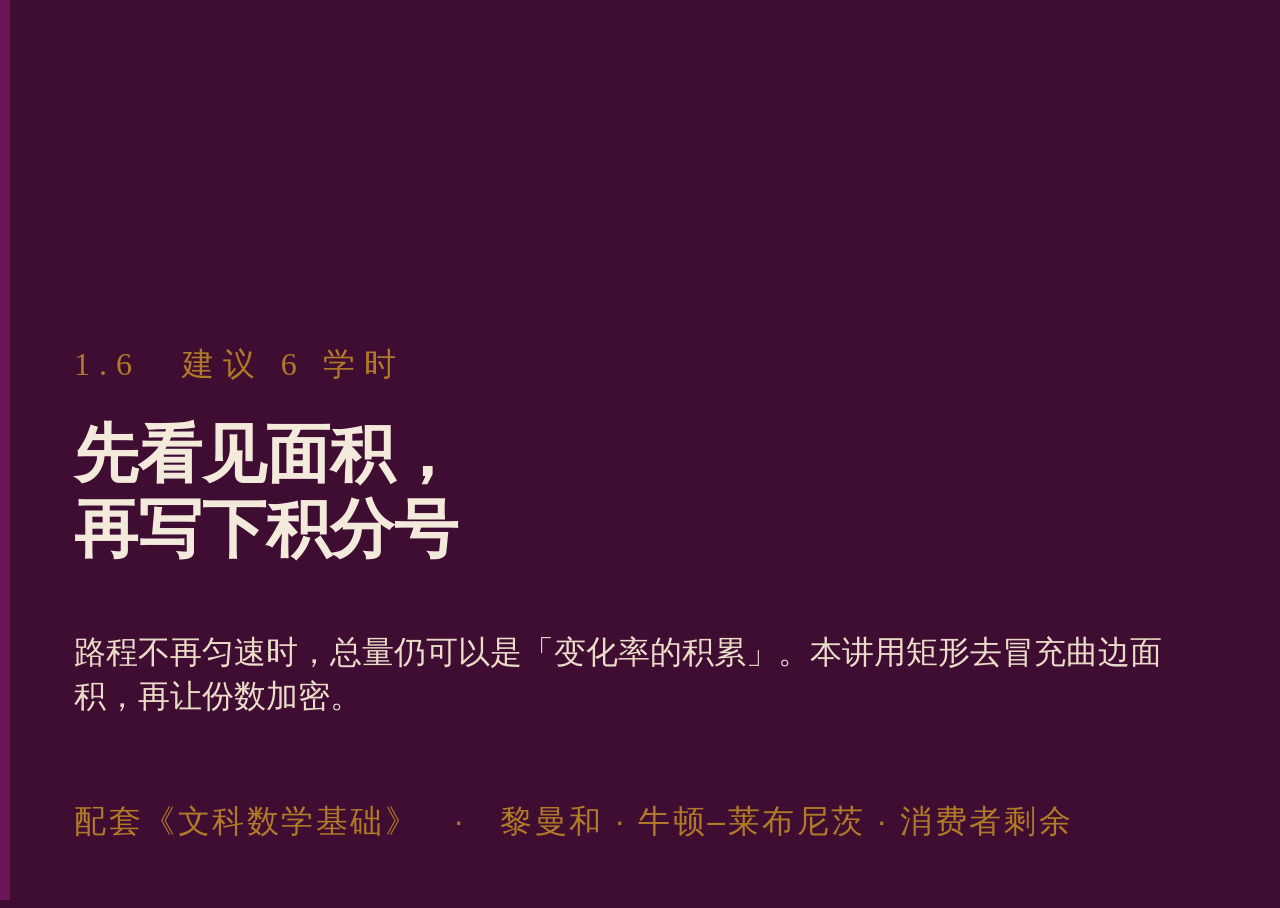
<file: lectures/16.html>
<!DOCTYPE html>
<html lang="zh-CN">
<head>
  <meta charset="UTF-8" />
  <meta name="viewport" content="width=device-width, initial-scale=1, viewport-fit=cover" />
  <title>1.6 定积分 · 文科高等数学</title>
  <link rel="stylesheet" href="../vendor/katex/katex.min.css" />
  <link rel="stylesheet" href="../css/deck.css?v=20261110174738" />
</head>
<body class="play">
  <div class="app cover-mode">
    <div class="spine" aria-hidden="true"></div>
    <header class="topbar">
      <a class="home" href="../index.html">目录</a>
      <span class="mark">NKU</span>
      <h1>文科高等数学　·　1.6 定积分</h1>
      <span class="sec" id="sec-label"></span>
    </header>
    <div class="progress" id="progress" aria-hidden="true"><i></i></div>
    <main class="stage">
<section class="slide cover" data-title="封面" data-notes="先问：速度变化时路程还是不是「速度×时间」。">
<div class="kicker">1.6　建议 6 学时</div>
        <h2>先看见面积，<br />再写下积分号</h2>
        <p>路程不再匀速时，总量仍可以是「变化率的积累」。本讲用矩形去冒充曲边面积，再让份数加密。</p>
        <div class="meta">配套《文科数学基础》　·　黎曼和 · 牛顿–莱布尼茨 · 消费者剩余</div>
</section>
<section class="slide" data-title="目标" data-notes="开场读目标，下课回扣。">
<div class="num">目标</div><h2 class="slide-title">学完本讲，应能做到</h2><div class="obj"><div class="card"><span class="idx">01</span><p>能用黎曼和说明定积分是「加密求和」的极限，而不是先找原函数。</p></div><div class="card"><span class="idx">02</span><p>能用变上限积分说明牛顿–莱布尼茨公式从哪来，并用它（含换元与分部积分）计算定积分。</p></div><div class="card"><span class="idx">03</span><p>能区分几何面积与有号面积，会用对称性、区间可加性简化计算。</p></div><div class="card"><span class="idx">04</span><p>能把反常积分写成极限再判断敛散；能用定积分算消费者剩余与基尼系数。</p></div></div>
</section>
<section class="slide" data-title="本讲路线" data-notes="路线由下面七个分节自动生成。">
<h2 class="slide-title">本讲路线</h2><div class="card"><ol class="route"><li>问题：不均匀的积累</li><li>定义：黎曼和</li><li>计算：从积累到原函数</li><li>有号面积与性质</li><li>反常积分：积到无穷远</li><li>应用：经济与社会里的积累量</li><li>回顾与自测</li></ol></div>
</section>
<section data-sec="问题：不均匀的积累" class="slide divider" data-sec-start="问题：不均匀的积累" data-title="问题：不均匀的积累">
<div class="sec-no">一</div><h2>问题：不均匀的积累</h2><p>速度一直在变，路程还是不是「速度 × 时间」？</p>
</section>
<section data-sec="问题：不均匀的积累" class="slide" data-title="为什么需要一个新的和" data-notes="用路程作隐喻，再落到 sin x 的面积。">
<h2 class="slide-title">为什么需要一个新的和</h2><p class="lead">同样的问题：一天的客流量 = 每分钟到达人数的积累；一年的产量 = 生产率的积累。</p><div class="grid-2 fit"><div class="card"><h3>匀速世界</h3><div class="gold-rule"></div><ul><li>路程 = 速度 × 时间。</li><li>图像是矩形，面积就是乘积。</li><li>加总几段匀速，仍是矩形拼接。</li></ul></div><div class="card"><h3>变速世界</h3><div class="gold-rule"></div><ul><li>瞬时速度一直在变。</li><li>只能切成很窄的时间片，每片近似匀速。</li><li>加密之后，和有一个稳定的数——这就是定积分。</li></ul></div></div>
</section>
<section data-sec="定义：黎曼和" class="slide divider" data-sec-start="定义：黎曼和" data-title="定义：黎曼和">
<div class="sec-no">二</div><h2>定义：黎曼和</h2><p>分割、取点、作和、取极限。先有这个定义，后有计算公式。</p>
</section>
<section data-sec="定义：黎曼和" class="slide" data-title="定积分（黎曼和的极限）" data-notes="不要一上来就写原函数。">
<div class="num">定义</div><h2 class="slide-title">定积分（黎曼和的极限）</h2><div class="card"><p>把 $[a,b]$ 分成 $n$ 段，第 $i$ 段长 $\Delta x_i$，在该段上取一点 $x_i^*$，作和</p><p>$$\sum_{i=1}^n f(x_i^*)\Delta x_i$$</p><p>当分割无限加密，若此和趋向同一个数，就记作</p><p>$$\int_a^b f(x)\,dx$$</p></div><p class="lead" style="margin-top:12px">关键有两件事：加密，以及取点方式（左、中、右）。</p>
</section>
<section data-sec="定义：黎曼和" class="slide" data-title="先看三件事">
<h2 class="slide-title">先看三件事</h2><div class="grid-3 fit"><div class="card"><h3>矩形可高可矮</h3><div class="gold-rule"></div><p>左端点、中点、右端点，矩形可以盖过曲线，也可以留出空隙。</p></div><div class="card"><h3>n 变大，锯齿贴住</h3><div class="gold-rule"></div><p>份数加密后，误差被逼没。真值不必先会求导。</p></div><div class="card"><h3>三种取法可以同一极限</h3><div class="gold-rule"></div><p>对本讲的正弦，左、中、右都逼近 2。</p></div></div>
</section>
<section data-sec="定义：黎曼和" class="slide" data-title="拉动 n，看矩形怎样变成面积" data-notes="先 n=4 问像不像面积。再播放。最后把左/右切过去。播放必须能停。" data-hook="riemann">
<div class="num">实验 1</div><h2 class="slide-title">拉动 n，看矩形怎样变成面积</h2>
        <div class="grid-2" style="flex:1">
          <div class="plot-wrap"><canvas id="riemann-canvas"></canvas></div>
          <aside class="panel">
            <div class="ctrl">
              <label><span>分割份数 n</span><span class="ctrl-val" id="riemann-n-val">8</span></label>
              <input id="riemann-n" type="range" min="2" max="60" value="8" />
              <div class="seg" style="margin-top:10px">
                <button type="button" data-method="left">左矩形</button>
                <button type="button" data-method="mid" class="on">中点</button>
                <button type="button" data-method="right">右矩形</button>
              </div>
              <div class="seg" style="margin-top:10px">
                <button type="button" class="btn primary" id="riemann-play">播放</button>
              </div>
            </div>
            <div class="readout" id="riemann-sum">矩形和</div>
            <small id="riemann-err" style="color:var(--muted)"></small>
            <div class="verdict" id="riemann-verdict"></div>
    </aside>
        </div>
</section>
<section data-sec="定义：黎曼和" class="slide" data-title="读完实验要留下的句子">
<h2 class="slide-title">读完实验要留下的句子</h2><div class="card"><ul><li>真面积 $\int_0^{\pi}\sin x\,dx=2$ 是加密后的极限，不是某一次矩形和。</li><li>左、中、右是三种「冒充」办法；极限可以相同。</li><li>定积分先是极限，后来才轮到原函数。</li><li>文科用得上的一句：总量 = 变化率在一段上的积累。</li></ul></div>
</section>
<section data-sec="定义：黎曼和" class="slide" data-title="课堂练 1" data-notes="有人会说「正弦最大是 1，所以积分是 π」。纠正：那是上界。" data-hook="figs">
<div class="num">课堂练</div><span class="badge lv-base">基础</span><h2 class="slide-title">课堂练 1</h2><div class="grid-2 prompt-grid"><div class="prompt-box">不用原函数，只凭右图：
(1) 为什么 $\int_0^{\pi}\sin x\,dx$ 是正数？
(2) 为什么 $\int_0^{\pi}\sin x\,dx=2\int_0^{\pi/2}\sin x\,dx$？</div><div class="plot-wrap"><canvas data-fig="sinsym"></canvas></div></div><p class="wait">约 2 分钟。看图说话即可。<button type="button" class="btn ghost timer" data-sec="120">计时 2:00</button><span class="teacher-hint">　·　按 A 揭晓解答</span></p>
</section>
<section data-sec="定义：黎曼和" class="slide" data-title="课堂练 1" data-kind="answer">
<div class="num">解答</div><span class="badge">解答</span><h2 class="slide-title">课堂练 1</h2><ol class="answer-list"><li>$[0,\pi]$ 上 $\sin x\ge 0$，曲边都在轴上方，积分是正的几何面积。</li><li>$\sin(\pi-x)=\sin x$，图像关于 $x=\pi/2$ 对称，紫、绿两块面积相等。</li><li>所以 $\int_0^{\pi}=2\int_0^{\pi/2}$。真值 2 将在第三节验算。</li></ol><div class="comment">先用对称性缩小计算，是定积分的常规手法。</div>
</section>
<section data-sec="计算：从积累到原函数" class="slide divider" data-sec-start="计算：从积累到原函数" data-title="计算：从积累到原函数">
<div class="sec-no">三</div><h2>计算：从积累到原函数</h2><p>让上限动起来，积累量就成了一个函数；它的导数正是被积函数。</p>
</section>
<section data-sec="计算：从积累到原函数" class="slide" data-title="变上限积分" data-notes="先读懂这句话，下一页实验看图。证明不要求。">
<div class="num">定义</div><h2 class="slide-title">变上限积分</h2><div class="card"><p>固定下限 $a$，让上限 $x$ 变动：</p><p>$$F(x)=\int_a^x f(t)\,dt$$</p><p>$F(x)$ 是「从 $a$ 积到 $x$ 的积累量」。若 $f$ 连续，则</p><p>$$F'(x)=f(x)$$</p></div><p class="lead" style="margin-top:12px">积累量的变化率，就是被积函数此刻的高度。所以 $F$ 是 $f$ 的一个原函数——1.5 的「原函数」与本讲的「积累」在这里接上。</p>
</section>
<section data-sec="计算：从积累到原函数" class="slide" data-title="上限往右走，积累量怎样变" data-notes="先停在 π/2 问 F 在升还是降；拖到 π 问为什么最大；拖到 2π 问为什么回到 0。" data-hook="accum">
<div class="num">实验 2</div><h2 class="slide-title">上限往右走，积累量怎样变</h2>
        <div class="grid-2" style="flex:1">
          <div class="plot-wrap"><canvas id="accum-canvas"></canvas></div>
          <aside class="panel">
            <div class="ctrl">
              <label><span>上限 x</span><span class="ctrl-val" id="accum-x-val">1.00</span></label>
              <input id="accum-x" type="range" min="0" max="6.283" step="0.01" value="1" />
            </div>
            <div class="readout" id="accum-read"></div>
            <div class="verdict" id="accum-verdict"></div>
    </aside>
        </div>
</section>
<section data-sec="计算：从积累到原函数" class="slide" data-title="牛顿–莱布尼茨公式" data-notes="强调：先有极限定义，后有计算捷径。">
<div class="num">定义</div><h2 class="slide-title">牛顿–莱布尼茨公式</h2><div class="card"><p>若 $G'=f$，且 $f$ 在 $[a,b]$ 连续，则</p><p>$$\int_a^b f(x)\,dx = G(b)-G(a)=\bigl[G(x)\bigr]_a^b$$</p><p>理由：$F(x)=\int_a^x f$ 也是原函数，两个原函数只差常数，而 $F(a)=0$，所以 $F(b)=G(b)-G(a)$。</p></div><p class="lead" style="margin-top:12px">这是计算装置。没有「加密求和」的图像，公式只是魔术。</p>
</section>
<section data-sec="计算：从积累到原函数" class="slide" data-title="用公式核对实验 1" data-notes="按 → 一行一行出。每出一行先问学生下一步。">
<div class="num">推导</div><h2 class="slide-title">用公式核对实验 1</h2><div class="derive"><div class="dm">$$\int_0^{\pi}\sin x\,dx=\bigl[-\cos x\bigr]_0^{\pi}$$</div><div class="dw"><span>找原函数：$(-\cos x)'=\sin x$</span></div><div class="dm step" data-g="d1">$$=(-\cos\pi)-(-\cos 0)$$</div><div class="dw step" data-g="d1"><span>上限代入，减去下限代入</span></div><div class="dm step" data-g="d2">$$=1+1=2$$</div><div class="dw step" data-g="d2"><span>与黎曼和实验逼近的数相同</span></div></div>
</section>
<section data-sec="计算：从积累到原函数" class="slide" data-title="课堂练 2">
<div class="num">课堂练</div><span class="badge lv-base">基础</span><h2 class="slide-title">课堂练 2</h2><div class="prompt-box">计算 $\displaystyle\int_0^1 (2x+1)\,dx$，并在图像上说明它等于哪一块梯形的面积。</div><p class="wait">约 3 分钟。先找原函数，再画草图。<button type="button" class="btn ghost timer" data-sec="180">计时 3:00</button><span class="teacher-hint">　·　按 A 揭晓解答</span></p>
</section>
<section data-sec="计算：从积累到原函数" class="slide" data-title="课堂练 2" data-kind="answer">
<div class="num">解答</div><span class="badge">解答</span><h2 class="slide-title">课堂练 2</h2><ol class="answer-list"><li>原函数 $x^2+x$。代入：$1+1-0=2$。</li><li>图像是直线 $y=2x+1$，从 $x=0$ 的高 1 到 $x=1$ 的高 3。</li><li>梯形面积 $(1+3)/2 \times 1=2$。公式与几何一致。</li></ol><div class="comment">能画出来的积分，算完一定要回图像核对符号与大小。</div>
</section>
<section data-sec="计算：从积累到原函数" class="slide" data-title="课堂练 3">
<div class="num">课堂练</div><span class="badge lv-vary">变式</span><h2 class="slide-title">课堂练 3</h2><div class="prompt-box">计算 $\displaystyle\int_0^{\pi/2}\cos x\,dx$。
有同学说：「余弦从 1 降到 0，图像像四分之一个单位圆，所以答案是 $\pi/4$。」对吗？</div><p class="wait">约 2 分钟。<button type="button" class="btn ghost timer" data-sec="120">计时 2:00</button><span class="teacher-hint">　·　按 A 揭晓解答</span></p>
</section>
<section data-sec="计算：从积累到原函数" class="slide" data-title="课堂练 3" data-kind="answer">
<div class="num">解答</div><span class="badge">解答</span><h2 class="slide-title">课堂练 3</h2><ol class="answer-list"><li>$\int_0^{\pi/2}\cos x\,dx=\bigl[\sin x\bigr]_0^{\pi/2}=1-0=1$。</li><li>四分之一单位圆是 $y=\sqrt{1-x^2}$ 在 $[0,1]$ 上，面积 $\pi/4\approx 0.785$。</li><li>余弦曲线在 $[0,\pi/2]$ 上，横向更宽（$\pi/2\approx 1.57$），不是同一块区域。</li></ol><div class="comment">「看起来像」不能代替计算。几何意义用来核对，不用来猜。</div>
</section>
<section data-sec="计算：从积累到原函数" class="slide" data-title="定积分换元：上下限跟着变">
<div class="num">推导</div><h2 class="slide-title">定积分换元：上下限跟着变</h2><div class="derive"><div class="dm">$$\int_0^{1}2x\,e^{x^2}\,dx$$</div><div class="dw"><span>被积式里有 $x^2$ 和它的导数 $2x$</span></div><div class="dm step" data-g="d1">$$u=x^2,\qquad du=2x\,dx$$</div><div class="dw step" data-g="d1"><span>换元</span></div><div class="dm step" data-g="d2">$$x:0\to 1\ \ \Longrightarrow\ \ u:0\to 1$$</div><div class="dw step" data-g="d2"><span>上下限跟着换成 $u$ 的范围</span></div><div class="dm step" data-g="d3">$$=\int_0^{1}e^{u}\,du=\bigl[e^u\bigr]_0^1=e-1$$</div><div class="dw step" data-g="d3"><span>直接在 $u$ 里算完，不必代回 $x$</span></div></div><p class="lead step">不定积分换元要代回原变量；定积分换元换了限，就在新变量里算完。</p>
</section>
<section data-sec="计算：从积累到原函数" class="slide" data-title="找错 1　换元忘了换限">
<div class="num">课堂练</div><span class="badge lv-judge">找错</span><h2 class="slide-title">找错 1　换元忘了换限</h2><div class="card mistake"><p class="given">计算 $\displaystyle\int_0^{2}x\,e^{x^2}\,dx$。</p><h3>某同学这样写</h3><ol><li>令 $u=x^2$，则 $du=2x\,dx$，$x\,dx=\tfrac12 du$。</li><li>原式 $=\tfrac12\int_0^{2}e^{u}\,du$。</li><li>$=\tfrac12\bigl[e^u\bigr]_0^2=\tfrac12(e^2-1)$。</li></ol></div><p class="wait">哪一步错了？正确答案是多少？　约 2 分钟。<button type="button" class="btn ghost timer" data-sec="120">计时 2:00</button><span class="teacher-hint">　·　按 A 揭晓解答</span></p>
</section>
<section data-sec="计算：从积累到原函数" class="slide" data-title="找错 1" data-kind="answer">
<div class="num">解答</div><span class="badge">解答</span><h2 class="slide-title">找错 1</h2><ol class="answer-list"><li>第 2 步错。$x$ 从 $0$ 到 $2$ 时，$u=x^2$ 从 $0$ 到 $4$，上限应是 $4$。</li><li>正确：$\tfrac12\int_0^{4}e^{u}\,du=\tfrac12(e^4-1)$。</li><li>验算：$\bigl(\tfrac12 e^{x^2}\bigr)'=x e^{x^2}$，在 $0$ 到 $2$ 上相减也得 $\tfrac12(e^4-1)$。</li></ol><div class="comment">换元三件套：换被积式、换微分、换上下限。少一件就错。</div>
</section>
<section data-sec="计算：从积累到原函数" class="slide" data-title="例 1.6.4　同一题，两种写法">
<div class="num">例题</div><h2 class="slide-title">例 1.6.4　同一题，两种写法</h2><p class="lead">上下限跟着积分变量走：变量没换，限不动；变量换了，限一起换。找错 1 的同学，错在换了变量却留着旧的限。</p><div class="grid-2 fit"><div class="card"><h3>解一　凑微分，不换元</h3><div class="gold-rule"></div><ul><li>$\displaystyle\int_0^{\sqrt a}xe^{x^2}dx=\frac12\int_0^{\sqrt a}e^{x^2}\,d(x^2)$</li><li>积分变量仍是 $x$，上下限不改。</li><li>$\displaystyle=\frac12\bigl[e^{x^2}\bigr]_0^{\sqrt a}=\frac12(e^a-1)$</li></ul></div><div class="card"><h3>解二　换元 u = x²</h3><div class="gold-rule"></div><ul><li>$\displaystyle=\frac12\int_0^{a}e^{u}\,du$</li><li>积分变量改成 $u$，上限 $\sqrt a$ 跟着变成 $a$。</li><li>$\displaystyle=\frac12\bigl[e^{u}\bigr]_0^{a}=\frac12(e^a-1)$</li></ul></div></div>
</section>
<section data-sec="计算：从积累到原函数" class="slide" data-title="例 1.6.3　第二换元：令 t = √x">
<div class="num">例题</div><h2 class="slide-title">例 1.6.3　第二换元：令 t = √x</h2><div class="derive"><div class="dm">$$\int_1^{2}\frac{dx}{1+\sqrt x}$$</div><div class="dw"><span>根号碍事：令 $t=\sqrt x$，即 $x=t^2$</span></div><div class="dm step" data-g="d1">$$dx=2t\,dt,\qquad x:1\to 2\ \Longrightarrow\ t:1\to\sqrt2$$</div><div class="dw step" data-g="d1"><span>换微分，同时换上下限</span></div><div class="dm step" data-g="d2">$$=\int_1^{\sqrt2}\frac{2t}{1+t}\,dt=\int_1^{\sqrt2}\Bigl(2-\frac{2}{1+t}\Bigr)dt$$</div><div class="dw step" data-g="d2"><span>分子凑出 $1+t$</span></div><div class="dm step" data-g="d3">$$=\bigl[2t-2\ln(1+t)\bigr]_1^{\sqrt2}$$</div><div class="dw step" data-g="d3"><span>在 $t$ 里求原函数</span></div><div class="dm step" data-g="d4">$$=2\sqrt2-2+2\ln2-2\ln\bigl(1+\sqrt2\bigr)\approx 0.45$$</div><div class="dw step" data-g="d4"><span>代入上下限，不必回代</span></div></div><p class="lead step">对照不定积分：$\int\frac{dx}{1+\sqrt x}=2\sqrt x-2\ln(1+\sqrt x)+C$，要把 $t=\sqrt x$ 代回去。定积分换了限，就省掉这一步。</p>
</section>
<section data-sec="计算：从积累到原函数" class="slide" data-title="例 1.6.5　定积分的分部积分">
<div class="num">例题</div><h2 class="slide-title">例 1.6.5　定积分的分部积分</h2><div class="derive"><div class="dm">$$\int_a^b u\,dv=\bigl[uv\bigr]_a^b-\int_a^b v\,du$$</div><div class="dw"><span>公式与不定积分相同，每一项都带上下限</span></div><div class="dm step" data-g="d1">$$\int_0^1 xe^x\,dx=\int_0^1 x\,d\bigl(e^x\bigr)$$</div><div class="dw step" data-g="d1"><span>取 $u=x$，$dv=e^x\,dx$</span></div><div class="dm step" data-g="d2">$$=\bigl[xe^x\bigr]_0^1-\int_0^1 e^x\,dx$$</div><div class="dw step" data-g="d2"><span>分部</span></div><div class="dm step" data-g="d3">$$=e-\bigl[e^x\bigr]_0^1=e-(e-1)=1$$</div><div class="dw step" data-g="d3"><span>$uv$ 先代上下限，再算剩下的积分</span></div></div><p class="lead step">常见错误：只给剩下的 $\int v\,du$ 代限，把 $uv$ 当成不定积分那样原样留着。</p>
</section>
<section data-sec="计算：从积累到原函数" class="slide" data-title="课堂练 4">
<div class="num">课堂练</div><span class="badge lv-vary">变式</span><h2 class="slide-title">课堂练 4</h2><div class="prompt-box">用分部积分计算 $\displaystyle\int_1^{e}\ln x\,dx$。
提示：被积式只有一个 $\ln x$，取 $u=\ln x$，$dv=dx$。</div><p class="wait">约 3 分钟。<button type="button" class="btn ghost timer" data-sec="180">计时 3:00</button><span class="teacher-hint">　·　按 A 揭晓解答</span></p>
</section>
<section data-sec="计算：从积累到原函数" class="slide" data-title="课堂练 4" data-kind="answer">
<div class="num">解答</div><span class="badge">解答</span><h2 class="slide-title">课堂练 4</h2><ol class="answer-list"><li>$u=\ln x$，$v=x$：$\displaystyle\int_1^{e}\ln x\,dx=\bigl[x\ln x\bigr]_1^{e}-\int_1^{e}x\cdot\frac1x\,dx$。</li><li>$=(e\cdot 1-1\cdot 0)-(e-1)=1$。</li><li>验算：$(x\ln x-x)'=\ln x$，$\bigl[x\ln x-x\bigr]_1^{e}=0-(-1)=1$。</li></ol><div class="comment">被积式里只有一个函数时，把 $dx$ 当成 $dv$。</div>
</section>
<section data-sec="有号面积与性质" class="slide divider" data-sec-start="有号面积与性质" data-title="有号面积与性质">
<div class="sec-no">四</div><h2>有号面积与性质</h2><p>定积分问的是代数和：轴上为正，轴下为负。</p>
</section>
<section data-sec="有号面积与性质" class="slide" data-title="几何面积，还是代数和？">
<h2 class="slide-title">几何面积，还是代数和？</h2><p class="lead">题目若写「面积」，先看曲线在轴哪一侧。</p><div class="grid-2 fit"><div class="card"><h3>几何</h3><div class="gold-rule"></div><ul><li>问「涂了多少颜料」，轴下也算正的。</li><li>$\int_{-1}^{1}|x|\,dx=1$。</li></ul></div><div class="card"><h3>定积分</h3><div class="gold-rule"></div><ul><li>轴上为正、轴下为负。</li><li>$\int_{-\pi}^{\pi}\sin x\,dx=0$，正负抵消。</li></ul></div></div>
</section>
<section data-sec="有号面积与性质" class="slide" data-title="有号面积：轴上轴下" data-notes="先「全部」看抵消，再分别只看轴上/轴下。" data-hook="signed">
<div class="num">实验 3</div><h2 class="slide-title">有号面积：轴上轴下</h2>
        <div class="grid-2" style="flex:1">
          <div class="plot-wrap"><canvas id="signed-canvas"></canvas></div>
          <aside class="panel">
            <div class="ctrl">
              <div class="seg">
                <button type="button" data-signed="all" class="on">全部</button>
                <button type="button" data-signed="pos">只看轴上</button>
                <button type="button" data-signed="neg">只看轴下</button>
              </div>
            </div>
            <div class="verdict" id="signed-verdict"></div>
    </aside>
        </div>
</section>
<section data-sec="有号面积与性质" class="slide" data-title="课堂练 5">
<div class="num">课堂练</div><span class="badge lv-base">基础</span><h2 class="slide-title">课堂练 5</h2><div class="prompt-box">用几何意义求 $\int_{-1}^{1}|x|\,dx$，不要硬找分段原函数。
再问：$\int_{-1}^{1}x\,dx$ 是多少？两个答案为什么不同？</div><p class="wait">约 2 分钟。<button type="button" class="btn ghost timer" data-sec="120">计时 2:00</button><span class="teacher-hint">　·　按 A 揭晓解答</span></p>
</section>
<section data-sec="有号面积与性质" class="slide" data-title="课堂练 5" data-kind="answer">
<div class="num">解答</div><span class="badge">解答</span><h2 class="slide-title">课堂练 5</h2><ol class="answer-list"><li>$|x|$ 在 $[-1,1]$ 是两个直角三角形，每个面积 $1/2$，和为 1。</li><li>用积分写：在折点切开，$\int_{-1}^{0}(-x)\,dx+\int_{0}^{1}x\,dx=\tfrac12+\tfrac12=1$。</li><li>$\int_{-1}^{1}x\,dx$：奇函数、对称区间，代数和为 0。</li><li>绝对值把轴下翻上来，问的是几何面积；不取绝对值，问的是有号面积。</li></ol><div class="comment">这是本讲最容易混的一对。</div>
</section>
<section data-sec="有号面积与性质" class="slide" data-title="常用性质（口算级）">
<h2 class="slide-title">常用性质（口算级）</h2><div class="grid-3 fit"><div class="card"><h3>线性</h3><div class="gold-rule"></div><p>$\int (af+bg)=a\int f+b\int g$。常数可以提出去。</p></div><div class="card"><h3>区间可加</h3><div class="gold-rule"></div><p>$\int_a^c=\int_a^b+\int_b^c$。可在折点、零点切开。上下限对调，积分变号。</p></div><div class="card"><h3>保序</h3><div class="gold-rule"></div><p>若在 $[a,b]$ 上 $f\le g$，则 $\int_a^b f\le\int_a^b g$。可用来估上下界。</p></div></div>
</section>
<section data-sec="有号面积与性质" class="slide" data-title="例 1.6.2　在折点切开">
<div class="num">例题</div><h2 class="slide-title">例 1.6.2　在折点切开</h2><div class="derive"><div class="dm">$$\int_{-1}^{2}|x|\,dx=\int_{-1}^{0}|x|\,dx+\int_{0}^{2}|x|\,dx$$</div><div class="dw"><span>区间可加：在折点 $x=0$ 切开</span></div><div class="dm step" data-g="d1">$$=\int_{-1}^{0}(-x)\,dx+\int_{0}^{2}x\,dx$$</div><div class="dw step" data-g="d1"><span>去掉绝对值：左边 $|x|=-x$，右边 $|x|=x$</span></div><div class="dm step" data-g="d2">$$=\Bigl[-\frac12x^2\Bigr]_{-1}^{0}+\Bigl[\frac12x^2\Bigr]_{0}^{2}$$</div><div class="dw step" data-g="d2"><span>两段各用牛顿–莱布尼茨</span></div><div class="dm step" data-g="d3">$$=\frac12+2=\frac52$$</div><div class="dw step" data-g="d3"><span>核对：左边三角形底 1 高 1，右边底 2 高 2</span></div></div><p class="lead step">区间不对称，奇偶性帮不上忙，只能切开。课堂练 5 的 $[-1,1]$ 是它的对称特例。</p>
</section>
<section data-sec="有号面积与性质" class="slide" data-title="课堂练 6">
<div class="num">课堂练</div><span class="badge lv-vary">变式</span><h2 class="slide-title">课堂练 6</h2><div class="prompt-box">求 $\displaystyle\int_0^{2}|x-1|\,dx$ 与 $\displaystyle\int_0^{2}(x-1)\,dx$。
先画图，再决定在哪里切开。</div><p class="wait">约 3 分钟。<button type="button" class="btn ghost timer" data-sec="180">计时 3:00</button><span class="teacher-hint">　·　按 A 揭晓解答</span></p>
</section>
<section data-sec="有号面积与性质" class="slide" data-title="课堂练 6" data-kind="answer">
<div class="num">解答</div><span class="badge">解答</span><h2 class="slide-title">课堂练 6</h2><ol class="answer-list"><li>$|x-1|$ 的折点在 $x=1$。图像是两个直角三角形，底 1、高 1，各 $1/2$。</li><li>所以 $\int_0^{2}|x-1|\,dx=1$。</li><li>$\int_0^{2}(x-1)\,dx=\bigl[\tfrac{x^2}2-x\bigr]_0^2=2-2=0$：轴下一块与轴上一块抵消。</li></ol><div class="comment">与课堂练 5 同一个道理，只是折点从 0 挪到了 1。</div>
</section>
<section data-sec="有号面积与性质" class="slide" data-title="课堂练 7　对称">
<div class="num">课堂练</div><span class="badge lv-vary">变式</span><h2 class="slide-title">课堂练 7　对称</h2><div class="prompt-box">不计算原函数：说明 $\int_{-2}^{2}(x^3+x)\,dx=0$，而 $\int_{-2}^{2}(x^2+1)\,dx>0$。</div><p class="wait">约 2 分钟。<button type="button" class="btn ghost timer" data-sec="120">计时 2:00</button><span class="teacher-hint">　·　按 A 揭晓解答</span></p>
</section>
<section data-sec="有号面积与性质" class="slide" data-title="课堂练 7" data-kind="answer">
<div class="num">解答</div><span class="badge">解答</span><h2 class="slide-title">课堂练 7</h2><ol class="answer-list"><li>$x^3+x$ 是奇函数，对称区间，代数和 0。</li><li>$x^2+1$ 是偶函数且为正，面积为正，等于 $2\int_0^2(x^2+1)\,dx=2\cdot\tfrac{14}{3}=\tfrac{28}{3}$。</li><li>先看奇偶，再决定要不要真的积分。</li></ol>
</section>
<section data-sec="有号面积与性质" class="slide" data-title="积分中值（直观）">
<h2 class="slide-title">积分中值（直观）</h2><div class="card"><ul><li>连续函数在 $[a,b]$ 上，存在 $c$ 使 $\int_a^b f=f(c)(b-a)$。</li><li>矩形的高取某个中间函数值，面积恰好等于曲边面积。</li><li>这个高 $f(c)=\frac1{b-a}\int_a^b f$ 就是 $f$ 在 $[a,b]$ 上的平均值。例：$\sin x$ 在 $[0,\pi]$ 上的平均值是 $2/\pi\approx 0.64$。</li></ul></div>
</section>
<section data-sec="有号面积与性质" class="slide" data-title="课堂练 8　判断">
<div class="num">课堂练</div><span class="badge lv-judge">辨析</span><h2 class="slide-title">课堂练 8　判断</h2><div class="prompt-box">判断正误并说明：
(1) 定积分 $\int_a^b f(x)\,dx$ 的结果仍是 $x$ 的函数。
(2) 若 $\int_a^b f=0$，则 $f$ 必须处处为 0。
(3) $\int_0^1 x^2\,dx\le\int_0^1 x\,dx$。</div><p class="wait">约 3 分钟。<button type="button" class="btn ghost timer" data-sec="180">计时 3:00</button><span class="teacher-hint">　·　按 A 揭晓解答</span></p>
</section>
<section data-sec="有号面积与性质" class="slide" data-title="课堂练 8" data-kind="answer">
<div class="num">解答</div><span class="badge">解答</span><h2 class="slide-title">课堂练 8</h2><ol class="answer-list"><li>(1) 错。$x$ 是哑元，结果是一个数。只有上限当变量时（变上限积分）才是函数。</li><li>(2) 错。正负抵消也可以为 0，例如 $[-\pi,\pi]$ 上的 $\sin x$。</li><li>(3) 对。$0\le x\le 1$ 时 $x^2\le x$，由保序性得结论。验算：$\tfrac13\le\tfrac12$。</li></ol><div class="comment">哑元、有号面积、保序：三处最常见的口误。</div>
</section>
<section data-sec="反常积分：积到无穷远" class="slide divider" data-sec-start="反常积分：积到无穷远" data-title="反常积分：积到无穷远">
<div class="sec-no">五</div><h2>反常积分：积到无穷远</h2><p>区间无限长，或者函数在某点冲上天——先截断，再取极限。</p>
</section>
<section data-sec="反常积分：积到无穷远" class="slide" data-title="反常积分：先写成极限">
<div class="num">推导</div><h2 class="slide-title">反常积分：先写成极限</h2><div class="derive"><div class="dm">$$\int_1^{+\infty}\frac{dx}{x^2}=\lim_{b\to+\infty}\int_1^{b}\frac{dx}{x^2}$$</div><div class="dw"><span>无穷区间：先截到 $b$，再让 $b\to+\infty$</span></div><div class="dm step" data-g="d1">$$=\lim_{b\to+\infty}\Bigl[-\frac1x\Bigr]_1^{b}=\lim_{b\to+\infty}\Bigl(1-\frac1b\Bigr)$$</div><div class="dw step" data-g="d1"><span>有限的一段照常用牛顿–莱布尼茨</span></div><div class="dm step" data-g="d2">$$=1$$</div><div class="dw step" data-g="d2"><span>极限存在：收敛，值为 1</span></div><div class="dm step" data-g="d3">$$\int_1^{b}\frac{dx}{x}=\ln b\ \to\ +\infty$$</div><div class="dw step" data-g="d3"><span>换成 $1/x$：极限不存在，发散</span></div></div><p class="lead step">一般地，$\int_1^{+\infty}x^{-p}\,dx$ 在 $p>1$ 时收敛，$p\le 1$ 时发散。记号本身还不等于已经算出了数。</p>
</section>
<section data-sec="反常积分：积到无穷远" class="slide" data-title="两条都贴向 x 轴，面积却一个有限一个无限" data-notes="先停在 b=10 比两块面积，再一路拉到 1000。下图横轴是对数刻度。" data-hook="improper">
<div class="num">实验 4</div><h2 class="slide-title">两条都贴向 x 轴，面积却一个有限一个无限</h2>
        <div class="grid-2" style="flex:1">
          <div class="plot-wrap"><canvas id="improper-canvas"></canvas></div>
          <aside class="panel">
            <div class="ctrl">
              <label><span>上限 b</span><span class="ctrl-val" id="improper-b-val">2.00</span></label>
              <input id="improper-b" type="range" min="0" max="100" step="1" value="10" />
            </div>
            <div class="readout" id="improper-read"></div>
            <div class="verdict" id="improper-verdict"></div>
    </aside>
        </div>
</section>
<section data-sec="反常积分：积到无穷远" class="slide" data-title="例 1.6.7　两端都是无穷">
<div class="num">例题</div><h2 class="slide-title">例 1.6.7　两端都是无穷</h2><div class="derive"><div class="dm">$$\int_{-\infty}^{+\infty}\frac{dx}{1+x^2}=\int_{-\infty}^{0}\frac{dx}{1+x^2}+\int_{0}^{+\infty}\frac{dx}{1+x^2}$$</div><div class="dw"><span>在中间任取一点切开，这里取 0</span></div><div class="dm step" data-g="d1">$$=\bigl[\arctan x\bigr]_{-\infty}^{0}+\bigl[\arctan x\bigr]_{0}^{+\infty}$$</div><div class="dw step" data-g="d1"><span>记 $F(+\infty)=\lim_{b\to+\infty}F(b)$，写法与牛顿–莱布尼茨一致</span></div><div class="dm step" data-g="d2">$$=\Bigl(0+\frac{\pi}{2}\Bigr)+\Bigl(\frac{\pi}{2}-0\Bigr)=\pi$$</div><div class="dw step" data-g="d2"><span>$\arctan x$ 在两端趋于 $\pm\frac{\pi}{2}$</span></div></div><p class="lead step">两半必须各自收敛，有一半发散整个就发散。不能让两端一起走：$\int_{-b}^{b}x\,dx=0$，但 $\int_{-\infty}^{+\infty}x\,dx$ 发散。</p>
</section>
<section data-sec="反常积分：积到无穷远" class="slide" data-title="课堂练 9">
<div class="num">课堂练</div><span class="badge lv-vary">变式</span><h2 class="slide-title">课堂练 9</h2><div class="prompt-box">求 $\displaystyle\int_0^{+\infty}x\,e^{-x^2}\,dx$。
先写成 $\displaystyle\lim_{b\to+\infty}\int_0^{b}$，再凑微分 $d(-x^2)$。</div><p class="wait">约 3 分钟。<button type="button" class="btn ghost timer" data-sec="180">计时 3:00</button><span class="teacher-hint">　·　按 A 揭晓解答</span></p>
</section>
<section data-sec="反常积分：积到无穷远" class="slide" data-title="课堂练 9" data-kind="answer">
<div class="num">解答</div><span class="badge">解答</span><h2 class="slide-title">课堂练 9</h2><ol class="answer-list"><li>$\displaystyle\int_0^{b}xe^{-x^2}dx=-\frac12\int_0^{b}e^{-x^2}\,d(-x^2)=-\frac12\bigl[e^{-x^2}\bigr]_0^{b}=\frac12\bigl(1-e^{-b^2}\bigr)$。</li><li>$b\to+\infty$ 时 $e^{-b^2}\to 0$，收敛，值为 $\tfrac12$。</li><li>简写：$-\tfrac12\bigl[e^{-x^2}\bigr]_0^{+\infty}=-\tfrac12(0-1)=\tfrac12$。这是教材例 1.6.8。</li></ol><div class="comment">凑微分、牛顿–莱布尼茨、取极限，三步和有限区间时一样，只多了最后一步极限。</div>
</section>
<section data-sec="反常积分：积到无穷远" class="slide" data-title="找错 2　正的函数，积出负数" data-hook="figs">
<div class="num">课堂练</div><span class="badge lv-judge">找错</span><h2 class="slide-title">找错 2　正的函数，积出负数</h2><div class="grid-2 prompt-grid"><div class="card mistake"><p class="given">计算 $\displaystyle\int_{-1}^{1}\frac{dx}{x^2}$。</p><h3>某同学这样写</h3><ol><li>原函数是 $-\dfrac1x$。</li><li>原式 $=\Bigl[-\dfrac1x\Bigr]_{-1}^{1}=(-1)-(1)=-2$。</li></ol></div><div class="plot-wrap"><canvas data-fig="inv2"></canvas></div></div><p class="wait">被积函数处处为正，结果却是负数。错在哪里？　约 3 分钟。<button type="button" class="btn ghost timer" data-sec="180">计时 3:00</button><span class="teacher-hint">　·　按 A 揭晓解答</span></p>
</section>
<section data-sec="反常积分：积到无穷远" class="slide" data-title="找错 2" data-kind="answer">
<div class="num">解答</div><span class="badge">解答</span><h2 class="slide-title">找错 2</h2><ol class="answer-list"><li>$1/x^2$ 在 $x=0$ 处无界，不连续。牛顿–莱布尼茨要求被积函数在整个区间上连续，这里不能直接用。</li><li>正确做法：在 $0$ 处切开，各写成极限。$\int_0^1\frac{dx}{x^2}=\lim_{\varepsilon\to0^+}\Bigl[-\frac1x\Bigr]_\varepsilon^1=\lim_{\varepsilon\to0^+}\Bigl(\frac1\varepsilon-1\Bigr)=+\infty$。</li><li>有一半发散，整个积分就发散，没有数值。</li></ol><div class="comment">套公式前先看两件事：区间有没有无穷，被积函数在区间里有没有冲上天。</div>
</section>
<section data-sec="应用：经济与社会里的积累量" class="slide divider" data-sec-start="应用：经济与社会里的积累量" data-title="应用：经济与社会里的积累量">
<div class="sec-no">六</div><h2>应用：经济与社会里的积累量</h2><p>需求曲线下的面积、收入分配的不平等，都是定积分。</p>
</section>
<section data-sec="应用：经济与社会里的积累量" class="slide" data-title="消费者剩余" data-notes="经济学专业学生在微观经济学里会再见到它。">
<div class="num">定义</div><h2 class="slide-title">消费者剩余</h2><div class="card"><p>需求曲线 $p=D(q)$：第 $q$ 件商品，买方最多愿意付 $D(q)$。市场价为 $p_0$ 时成交 $q_0$ 件。</p><p>$$\text{消费者剩余}=\int_0^{q_0}\bigl(D(q)-p_0\bigr)\,dq$$</p><p>每一件「愿意付的」减去「实际付的」，再把所有件数加起来。</p></div><p class="lead" style="margin-top:12px">这正是黎曼和的读法：切成一件一件，每件的差价乘以 1 件，加密就是积分。</p>
</section>
<section data-sec="应用：经济与社会里的积累量" class="slide" data-title="市场价往下走，买方白赚的部分变大" data-notes="先停在 p₀=4 读出 36，再把价格拉低。问：价格降一半，剩余是不是也只翻一倍？" data-hook="surplus">
<div class="num">实验 5</div><h2 class="slide-title">市场价往下走，买方白赚的部分变大</h2>
        <div class="grid-2" style="flex:1">
          <div class="plot-wrap"><canvas id="surplus-canvas"></canvas></div>
          <aside class="panel">
            <div class="ctrl">
              <label><span>市场价 p₀</span><span class="ctrl-val" id="surplus-p-val">4.0</span></label>
              <input id="surplus-p" type="range" min="1" max="9" step="0.5" value="4" />
            </div>
            <div class="readout" id="surplus-read"></div>
            <div class="verdict">紫色：愿意付的减去实际付的，是买方白赚的部分。金色：实际花掉的钱。价格降下来，紫色变大。</div>
    </aside>
        </div>
</section>
<section data-sec="应用：经济与社会里的积累量" class="slide" data-title="课堂练 10">
<div class="num">课堂练</div><span class="badge lv-apply">应用</span><h2 class="slide-title">课堂练 10</h2><div class="prompt-box">需求曲线 $p=10-\dfrac q2$，市场价 $p_0=4$。
(1) 成交量 $q_0$ 是多少？
(2) 用定积分求消费者剩余，再用三角形面积验算。
(3) 价格降到 $2$ 时，消费者剩余变成多少？</div><p class="wait">约 4 分钟。<button type="button" class="btn ghost timer" data-sec="240">计时 4:00</button><span class="teacher-hint">　·　按 A 揭晓解答</span></p>
</section>
<section data-sec="应用：经济与社会里的积累量" class="slide" data-title="课堂练 10" data-kind="answer">
<div class="num">解答</div><span class="badge">解答</span><h2 class="slide-title">课堂练 10</h2><ol class="answer-list"><li>(1) $10-\tfrac q2=4$，得 $q_0=12$。</li><li>(2) $\int_0^{12}\bigl(6-\tfrac q2\bigr)dq=\bigl[6q-\tfrac{q^2}4\bigr]_0^{12}=72-36=36$。三角形：底 12、高 6，面积 36。</li><li>(3) $q_0=16$，剩余 $=\tfrac12\times16\times8=64$。价格降了一半，剩余从 36 涨到 64。</li></ol><div class="comment">需求是直线时三角形就够了；需求是曲线时只能积分。</div>
</section>
<section data-sec="应用：经济与社会里的积累量" class="slide" data-title="课堂练 11　基尼系数" data-hook="figs">
<div class="num">课堂练</div><span class="badge lv-mix">综合</span><h2 class="slide-title">课堂练 11　基尼系数</h2><div class="grid-2 prompt-grid"><div class="prompt-box">把全体居民按收入从低到高排队。洛伦兹曲线 $L(x)$：收入最低的 $x$ 比例人口，拿走全部收入的 $L(x)$ 比例。
基尼系数 $G=\dfrac{\text{对角线与 }L\text{ 之间的面积}}{\text{对角线下的面积}}=1-2\int_0^1 L(x)\,dx$。
(1) $L(x)=x^2$ 时求 $G$。
(2) $L(x)=x^3$ 时 $G$ 变大还是变小？说明意义。</div><div class="plot-wrap"><canvas data-fig="lorenz"></canvas></div></div><p class="wait">约 5 分钟。<button type="button" class="btn ghost timer" data-sec="300">计时 5:00</button><span class="teacher-hint">　·　按 A 揭晓解答</span></p>
</section>
<section data-sec="应用：经济与社会里的积累量" class="slide" data-title="课堂练 11" data-kind="answer">
<div class="num">解答</div><span class="badge">解答</span><h2 class="slide-title">课堂练 11</h2><ol class="answer-list"><li>(1) $\int_0^1 x^2\,dx=\tfrac13$，$G=1-\tfrac23=\tfrac13$。</li><li>(2) $\int_0^1 x^3\,dx=\tfrac14$，$G=1-\tfrac12=\tfrac12$，变大。</li><li>曲线越往右下弯，低收入人群分到的越少，分配越不平均。$G=0$ 是绝对平均（$L(x)=x$），$G$ 越接近 1 越集中。</li></ol><div class="comment">一个社会科学指标，背后就是一块面积除以另一块面积。</div>
</section>
<section data-sec="应用：经济与社会里的积累量" class="slide" data-title="应用接口（为 1.7 铺路）">
<h2 class="slide-title">应用接口（为 1.7 铺路）</h2><div class="grid-3 fit"><div class="card"><h3>路程</h3><div class="gold-rule"></div><p>速度曲线下的有号面积：往返会抵消；要算走了多远，先取绝对值。</p></div><div class="card"><h3>总量</h3><div class="gold-rule"></div><p>边际成本积分得到成本增量；生产率积分得到产量。</p></div><div class="card"><h3>概率预告</h3><div class="gold-rule"></div><p>密度曲线下的面积就是概率——另案。</p></div></div>
</section>
<section data-sec="回顾与自测" class="slide divider" data-sec-start="回顾与自测" data-title="回顾与自测">
<div class="sec-no">七</div><h2>回顾与自测</h2>
</section>
<section data-sec="回顾与自测" class="slide" data-title="比较：不定积分 vs 定积分">
<h2 class="slide-title">比较：不定积分 vs 定积分</h2><p class="lead">变上限积分是两者之间的桥：它是一个函数，又是一个积累量。</p><div class="grid-2 fit"><div class="card"><h3>不定</h3><div class="gold-rule"></div><ul><li>结果是函数族 +C。</li><li>运算是求导的逆。</li></ul></div><div class="card"><h3>定</h3><div class="gold-rule"></div><ul><li>结果是数。</li><li>定义是黎曼和。</li><li>计算可用原函数之差。</li></ul></div></div>
</section>
<section data-sec="回顾与自测" class="slide" data-title="文化卡片 · 积分号" data-notes="控制在两三分钟。">
<div class="num">文化</div><div class="culture"><span class="badge">文化卡片 · 积分号</span><blockquote>「把瞬息万变的量加起来。」——莱布尼茨对积分号的想象</blockquote><p>积分号 ∫ 是拉长的 S，来自拉丁文 summa。牛顿从运动来，莱布尼茨从求和来，符号不同，极限同构。先记住：积分号首先是求和的极限，其次才是「找原函数再相减」。</p></div>
</section>
<section data-sec="回顾与自测" class="slide" data-title="小结" data-notes="下课回扣目标。">
<h2 class="slide-title">带走与易错</h2><div class="grid-2 fit"><div class="card"><h3>带走</h3><div class="gold-rule"></div><ul><li>定积分先是黎曼和的极限，后来才是原函数之差。</li><li>变上限积分的导数是被积函数：这是牛顿–莱布尼茨的来历。</li><li>轴下为负：定积分问代数和；要几何面积先取绝对值。</li><li>反常积分先写成极限，极限存在才有数。</li></ul></div><div class="card"><h3>易错</h3><div class="gold-rule"></div><ul><li>换元换了被积式，忘了换上下限。</li><li>被积函数在区间内无界，仍直接套牛顿–莱布尼茨。</li><li>看见积分为 0，就以为函数是 0。</li><li>把不定积分的 +C 带进定积分。</li></ul></div></div>
</section>
<section data-sec="回顾与自测" class="slide" data-title="课后自测" data-notes="题目来自本讲题库，每轮随机抽 6 题。课后让学生用手机打开本页自测。" data-hook="quiz">
<div class="num">自测</div><h2 class="slide-title">课后自测</h2><div class="quiz" data-quiz="16" data-n="6"></div>
</section>
<section data-sec="回顾与自测" class="slide" data-title="作业" data-notes="当堂布置。">
<h2 class="slide-title">作业</h2><div class="grid-3 fit"><div class="card"><h3>必做</h3><div class="gold-rule"></div><ul><li>计算 $\int_1^{e}\frac{dx}{x}$ 与 $\int_0^{1}x\sqrt{1+x^2}\,dx$（第二题用换元，记得换限）。</li><li>用几何求 $\int_{-2}^{2}\sqrt{4-x^2}\,dx$（半圆）。</li><li>判断 $\int_1^{+\infty}x^{-3/2}\,dx$ 是否收敛；收敛则求值。</li><li>需求曲线 $p=12-q$，市场价 $5$，求消费者剩余（积分与三角形各算一次）。</li></ul></div><div class="card"><h3>选做</h3><div class="gold-rule"></div><ul><li>* 说明为何 $\int_0^{2\pi}\sin x\,dx=0$，但「来回走的路程」不是 0。</li><li>* 洛伦兹曲线 $L(x)=x^n$（$n\ge 1$），求基尼系数，并说明 $n$ 越大意味着什么。</li></ul></div><div class="card"><h3>下一讲</h3><div class="gold-rule"></div><p>下一讲 1.7：面积与切条、阻滞增长、碳-14 一题。</p></div></div>
</section>
    </main>
    <canvas class="ink" id="ink"></canvas>
    <button type="button" class="clock" id="clock" title="点一下停止计时"></button>
    <div class="notes" id="notes"></div>
    <div class="outline" id="outline"><h3>本讲提纲 I</h3><div id="outline-list"></div></div>
    <div class="help" id="help">
      <h3>翻页</h3>
      <p>手机：左右滑动，或点底部「上一页」「下一页」。「解答」揭晓答案，「提纲」跳到某一页。</p>
      <p>键盘：→ / 空格 下一步或下一页　　← 上一步　　Home / End 首尾</p>
      <p>F 全屏　　A 揭晓解答　　I 提纲　　? 本面板</p>
      <p>T 课堂练计时　　P 画笔（C 清除本页笔迹）　　B 黑屏</p>
      <p class="teacher-only">N 备注（仅教师版 ?teacher=1）</p>
      <p>推导页逐行出现，按 → 一步一步走。解答页默认跳过；点「解答」或按 A 后进入线性顺序。滑条用手指拖；用键盘时先点空白再按方向键。</p>
    </div>
    <div class="blackout" id="blackout"></div>
    <footer class="botbar">
      <span>南开大学数学科学学院</span>
      <span id="page">1 / 1</span>
      <span class="keys">
        <button type="button" class="btn ghost" id="btn-prev">上一页</button>
        <button type="button" class="btn ghost" id="btn-next">下一页</button>
        <button type="button" class="btn ghost" id="btn-ans">解答 A</button>
        <button type="button" class="btn ghost" id="btn-toc">提纲 I</button>
        <button type="button" class="btn ghost" id="btn-notes">备注 N</button>
        <button type="button" class="btn ghost" id="btn-pen">画笔 P</button>
        <button type="button" class="btn ghost" id="btn-full">全屏 F</button>
        <button type="button" class="btn ghost" id="btn-help">?</button>
      </span>
    </footer>
  </div>
  <script src="../vendor/katex/katex.min.js"></script>
  <script src="../vendor/katex/contrib/auto-render.min.js"></script>
  <script src="../js/deck.js?v=20261110174738"></script>
  <script src="../js/plot.js?v=20261110174738"></script>
  <script src="../js/figs.js?v=20261110174738"></script>
  <script src="../js/quiz.js?v=20261110174738"></script>
  <script src="../js/quiz/16.js?v=20261110174738"></script>
  <script src="../js/labs/16-int.js?v=20261110174738"></script>
</body>
</html>
</file>
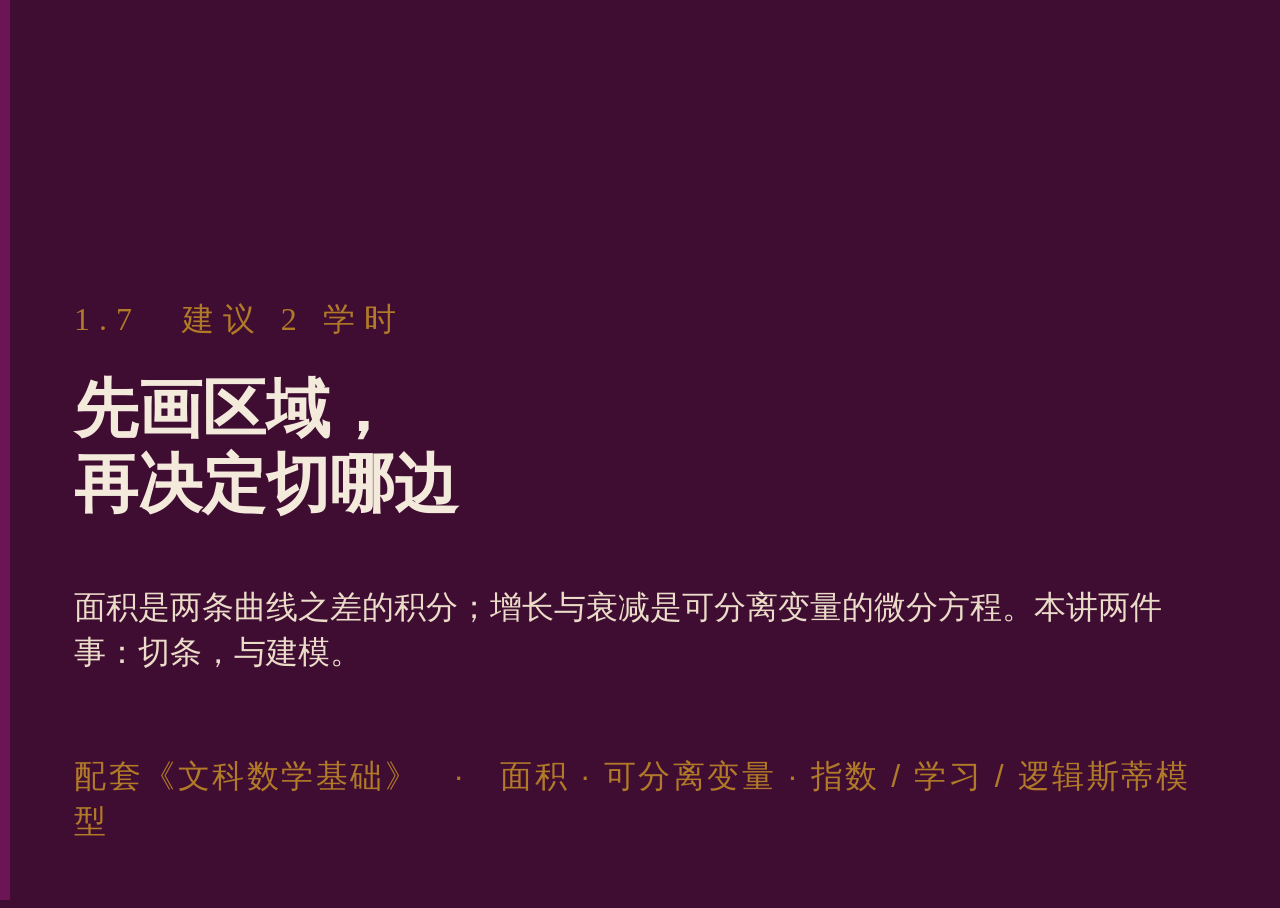
<file: lectures/17.html>
<!DOCTYPE html>
<html lang="zh-CN">
<head>
  <meta charset="UTF-8" />
  <meta name="viewport" content="width=device-width, initial-scale=1, viewport-fit=cover" />
  <title>1.7 积分应用 · 文科高等数学</title>
  <link rel="stylesheet" href="../vendor/katex/katex.min.css" />
  <link rel="stylesheet" href="../css/deck.css?v=20261110174738" />
</head>
<body class="play">
  <div class="app cover-mode">
    <div class="spine" aria-hidden="true"></div>
    <header class="topbar">
      <a class="home" href="../index.html">目录</a>
      <span class="mark">NKU</span>
      <h1>文科高等数学　·　1.7 积分应用</h1>
      <span class="sec" id="sec-label"></span>
    </header>
    <div class="progress" id="progress" aria-hidden="true"><i></i></div>
    <main class="stage">
<section class="slide cover" data-title="封面" data-notes="先问：1.6 的消费者剩余是哪两条线之间的面积？">
<div class="kicker">1.7　建议 2 学时</div>
        <h2>先画区域，<br />再决定切哪边</h2>
        <p>面积是两条曲线之差的积分；增长与衰减是可分离变量的微分方程。本讲两件事：切条，与建模。</p>
        <div class="meta">配套《文科数学基础》　·　面积 · 可分离变量 · 指数 / 学习 / 逻辑斯蒂模型</div>
</section>
<section class="slide" data-title="目标" data-notes="开场读目标，下课回扣。">
<div class="num">目标</div><h2 class="slide-title">学完本讲，应能做到</h2><div class="obj"><div class="card"><span class="idx">01</span><p>能先画图、求交点，用「上减下」或「右减左」写出面积，并说明对 x 切还是对 y 切更省事。</p></div><div class="card"><span class="idx">02</span><p>能判断方程是否可分离变量，分离、积分并用初值求特解（定积分写法上下限要配对）。</p></div><div class="card"><span class="idx">03</span><p>能由文字假设列出指数、学习、逻辑斯蒂三种模型，并求出预测值（如碳-14 年代）。</p></div><div class="card"><span class="idx">04</span><p>能说明逻辑斯蒂模型里固有增长率与人口容量各管什么。</p></div></div>
</section>
<section class="slide" data-title="本讲路线" data-notes="路线由下面六个分节自动生成。2 学时：前三节第一课时，后三节第二课时。">
<h2 class="slide-title">本讲路线</h2><div class="card"><ol class="route"><li>面积：上曲线减下曲线</li><li>切条方向：对 x 还是对 y</li><li>可分离变量的微分方程</li><li>指数模型：增长与衰减</li><li>学习模型与逻辑斯蒂模型</li><li>回顾与自测</li></ol></div>
</section>
<section data-sec="面积：上曲线减下曲线" class="slide divider" data-sec-start="面积：上曲线减下曲线" data-title="面积：上曲线减下曲线">
<div class="sec-no">一</div><h2>面积：上曲线减下曲线</h2><p>1.6 的消费者剩余、基尼系数已经是这种面积；今天把它写成公式。</p>
</section>
<section data-sec="面积：上曲线减下曲线" class="slide" data-title="从 1.6 接过来：面积都是「上减下」" data-notes="1.6 已经讲过消费者剩余和基尼系数，这里只回扣，不再算。">
<h2 class="slide-title">从 1.6 接过来：面积都是「上减下」</h2><div class="grid-2 fit"><div class="card"><h3>1.6 已经算过</h3><div class="gold-rule"></div><ul><li>消费者剩余：需求曲线减价格线，从 $0$ 积到 $q_0$。</li><li>基尼系数：对角线减洛伦兹曲线，再除以对角线下的面积。</li><li>两块都是「上面那条减下面那条」。</li></ul></div><div class="card"><h3>1.7 要补的</h3><div class="gold-rule"></div><ul><li>曲线跑到轴下时，面积要加负号。</li><li>谁在上？交点在哪？中途换不换？</li><li>第二课时：微分方程与三个增长模型。</li></ul></div></div>
</section>
<section data-sec="面积：上曲线减下曲线" class="slide" data-title="公式 1.7.1　两条曲线之间" data-notes="教材 1.7.1 的情形 (1)(2)(3) 合在一页。强调「上减下」与正负无关。">
<div class="num">定义</div><h2 class="slide-title">公式 1.7.1　两条曲线之间</h2><div class="card"><p>若在 $[a,b]$ 上 $g(x)\le f(x)$，则两曲线与直线 $x=a$、$x=b$ 围成的面积</p><p>$$S=\int_a^b\bigl[f(x)-g(x)\bigr]\,dx$$</p><p>特例：$g=0$ 就是曲边梯形 $\int_a^b f(x)\,dx$；曲线在轴下（$f(x)\lt 0$）时，$x$ 轴是上边，$S=-\int_a^b f(x)\,dx$。</p></div><p class="lead" style="margin-top:12px">$g$ 可以取负值：把整个图形上移 $k$ 个单位，两条曲线同时加 $k$，差不变（教材图 1.59）。</p>
</section>
<section data-sec="面积：上曲线减下曲线" class="slide" data-title="例 1.7.1　椭圆面积" data-notes="换元换限是 1.6 的内容，这里直接用。">
<div class="num">例题</div><h2 class="slide-title">例 1.7.1　椭圆面积</h2><p class="lead">求椭圆 $\dfrac{x^2}{a^2}+\dfrac{y^2}{b^2}=1$（$a,b>0$）的面积。</p><div class="derive"><div class="dm">$$S=4S_1=4\int_0^{a}\frac{b}{a}\sqrt{a^2-x^2}\,dx$$</div><div class="dw"><span>对称：只算第一象限，上边 $y=\frac ba\sqrt{a^2-x^2}$，下边 $y=0$</span></div><div class="dm step" data-g="d1">$$x=a\sin t,\quad dx=a\cos t\,dt,\quad x:0\to a\ \Rightarrow\ t:0\to\frac{\pi}{2}$$</div><div class="dw step" data-g="d1"><span>换元，同时换限</span></div><div class="dm step" data-g="d2">$$=\frac{4b}{a}\int_0^{\pi/2}a\cos t\cdot a\cos t\,dt=4ab\int_0^{\pi/2}\frac{1+\cos 2t}{2}\,dt$$</div><div class="dw step" data-g="d2"><span>$\sqrt{a^2-a^2\sin^2t}=a\cos t$，再降幂</span></div><div class="dm step" data-g="d3">$$=2ab\Bigl[t+\frac12\sin 2t\Bigr]_0^{\pi/2}=\pi ab$$</div><div class="dw step" data-g="d3"><span>$a=b$ 时就是圆面积 $\pi a^2$</span></div></div>
</section>
<section data-sec="面积：上曲线减下曲线" class="slide" data-title="例 1.7.2　一根在上，一根在下" data-notes="先在黑板上画草图：两条曲线在原点相交，右壁是 x=π。">
<div class="num">例题</div><h2 class="slide-title">例 1.7.2　一根在上，一根在下</h2><p class="lead">求曲线 $y=\sqrt x$、$y=-\sin x$ 与直线 $x=\pi$ 围成的面积。</p><div class="derive"><div class="dm">$$S=\int_0^{\pi}\bigl[\sqrt x-(-\sin x)\bigr]\,dx$$</div><div class="dw"><span>在 $[0,\pi]$ 上 $\sqrt x\ge 0\ge -\sin x$：上边 $\sqrt x$，下边 $-\sin x$</span></div><div class="dm step" data-g="d1">$$=\int_0^{\pi}\sqrt x\,dx+\int_0^{\pi}\sin x\,dx$$</div><div class="dw step" data-g="d1"><span>拆成两项</span></div><div class="dm step" data-g="d2">$$=\Bigl[\frac23x^{3/2}\Bigr]_0^{\pi}+\bigl[-\cos x\bigr]_0^{\pi}$$</div><div class="dw step" data-g="d2"><span>各求原函数</span></div><div class="dm step" data-g="d3">$$=\frac23\pi\sqrt\pi+2\approx 5.71$$</div><div class="dw step" data-g="d3"><span>下边在轴下：减去负数，等于加上轴下那块</span></div></div>
</section>
<section data-sec="面积：上曲线减下曲线" class="slide" data-title="课堂练 1">
<div class="num">课堂练</div><span class="badge lv-base">基础</span><h2 class="slide-title">课堂练 1</h2><div class="prompt-box">求直线 $y=x$ 与抛物线 $y=x^2$ 围成的面积。
先求交点，再判断在交点之间谁在上。</div><p class="wait">约 3 分钟。<button type="button" class="btn ghost timer" data-sec="180">计时 3:00</button><span class="teacher-hint">　·　按 A 揭晓解答</span></p>
</section>
<section data-sec="面积：上曲线减下曲线" class="slide" data-title="课堂练 1" data-kind="answer">
<div class="num">解答</div><span class="badge">解答</span><h2 class="slide-title">课堂练 1</h2><ol class="answer-list"><li>交点：$x^2=x$，得 $x=0$ 或 $x=1$。</li><li>在 $(0,1)$ 内 $x>x^2$（例如 $x=\tfrac12$），直线在上。</li><li>$S=\int_0^1(x-x^2)\,dx=\tfrac12-\tfrac13=\tfrac16$。</li></ol><div class="comment">对 $y$ 也能算：右 $x=\sqrt y$ 减左 $x=y$，$\int_0^1(\sqrt y-y)\,dy=\tfrac23-\tfrac12=\tfrac16$。</div>
</section>
<section data-sec="面积：上曲线减下曲线" class="slide" data-title="找错 1　面积怎么会是 0" data-notes="教材习题 1.7.1(11)。先让学生在图上指出哪一块是直线在上。" data-hook="figs">
<div class="num">课堂练</div><span class="badge lv-judge">找错</span><h2 class="slide-title">找错 1　面积怎么会是 0</h2><div class="grid-2 prompt-grid"><div class="card mistake"><p class="given">求 $y=x^3$ 与 $y=2x$ 围成的面积。</p><h3>某同学这样写</h3><ol><li>交点：$x^3=2x$，得 $x=0,\ \pm\sqrt2$。</li><li>面积 $=\int_{-\sqrt2}^{\sqrt2}(2x-x^3)\,dx$。</li><li>被积函数是奇函数，对称区间上积分为 $0$，所以面积 $=0$。</li></ol></div><div class="plot-wrap"><canvas data-fig="17-cubic"></canvas></div></div><p class="wait">图上明明有两块。错在哪？正确面积是多少？　约 3 分钟。<button type="button" class="btn ghost timer" data-sec="180">计时 3:00</button><span class="teacher-hint">　·　按 A 揭晓解答</span></p>
</section>
<section data-sec="面积：上曲线减下曲线" class="slide" data-title="找错 1" data-kind="answer">
<div class="num">解答</div><span class="badge">解答</span><h2 class="slide-title">找错 1</h2><ol class="answer-list"><li>第 2 步错。在 $(-\sqrt2,0)$ 内 $x^3>2x$（例如 $x=-1$：$-1>-2$），是立方曲线在上；只有在 $(0,\sqrt2)$ 内直线在上。</li><li>按交点分段：$S=\int_{-\sqrt2}^{0}(x^3-2x)\,dx+\int_0^{\sqrt2}(2x-x^3)\,dx=1+1=2$。</li><li>或用对称：两块面积相等，$S=2\int_0^{\sqrt2}(2x-x^3)\,dx=2\Bigl[x^2-\tfrac{x^4}4\Bigr]_0^{\sqrt2}=2$。</li></ol><div class="comment">上下关系可能在交点处互换。对称性可以用，但要用在「面积」上，不能用在有号积分上。</div>
</section>
<section data-sec="切条方向：对 x 还是对 y" class="slide divider" data-sec-start="切条方向：对 x 还是对 y" data-title="切条方向：对 x 还是对 y">
<div class="sec-no">二</div><h2>切条方向：对 x 还是对 y</h2><p>同一块区域，换个方向切，积分的个数可能不同。</p>
</section>
<section data-sec="切条方向：对 x 还是对 y" class="slide" data-title="公式 1.7.2　左右两条曲线之间" data-notes="先画教材图 1.60：左右两条曲线，上下两条水平线。">
<div class="num">定义</div><h2 class="slide-title">公式 1.7.2　左右两条曲线之间</h2><div class="card"><p>若在 $[c,d]$ 上 $\psi(y)\le\varphi(y)$，则曲线 $x=\varphi(y)$、$x=\psi(y)$ 与直线 $y=c$、$y=d$ 围成的面积</p><p>$$S=\int_c^d\bigl[\varphi(y)-\psi(y)\bigr]\,dy$$</p><p>「右减左」，对 $y$ 积分。与公式 1.7.1 完全相仿，只是把横条换成了竖条的角色。</p></div><p class="lead" style="margin-top:12px">一般图形：用平行于坐标轴的直线把它切成几块，使每块符合公式 1.7.1 或 1.7.2，分别计算再相加（教材图 1.61）。</p>
</section>
<section data-sec="切条方向：对 x 还是对 y" class="slide" data-title="扫一遍：对 y 一个积分，对 x 两个" data-notes="区域是例 1.7.3：x=y² 与 x=y+2。先选「对 y 切」从 −1 拖到 2，读出 9/2。再选「对 x 切」慢慢拖过 x=1，问：切条的下端换成了哪条线？" data-hook="region">
<div class="num">实验 1</div><h2 class="slide-title">扫一遍：对 y 一个积分，对 x 两个</h2>
        <div class="grid-2" style="flex:1">
          <div class="plot-wrap"><canvas id="region-canvas"></canvas></div>
          <aside class="panel">
            <div class="ctrl">
              <div class="seg">
                <button type="button" data-cut="y" class="on">对 y 切</button>
                <button type="button" data-cut="x">对 x 切</button>
              </div>
              <label style="margin-top:10px"><span>切条扫到</span><span class="ctrl-val" id="region-s-val">y = 0.50</span></label>
              <input id="region-s" type="range" min="0" max="100" step="1" value="50" />
            </div>
            <div class="readout" id="region-read"></div>
            <div class="verdict" id="region-verdict"></div>
</aside>
        </div>
</section>
<section data-sec="切条方向：对 x 还是对 y" class="slide" data-title="例 1.7.3　解一：对 y 切" data-notes="交点由 y²=y+2 得 y=−1、2。">
<div class="num">例题</div><h2 class="slide-title">例 1.7.3　解一：对 y 切</h2><p class="lead">求曲线 $x=y^2$ 与直线 $x=y+2$ 围成的面积。先画图，交点 $A(4,2)$、$B(1,-1)$。</p><div class="derive"><div class="dm">$$S=\int_{-1}^{2}\bigl[(y+2)-y^2\bigr]\,dy$$</div><div class="dw"><span>每条横条：左端在 $x=y^2$，右端在 $x=y+2$，从头到尾不换</span></div><div class="dm step" data-g="d1">$$=\Bigl[\frac12y^2+2y-\frac13y^3\Bigr]_{-1}^{2}$$</div><div class="dw step" data-g="d1"><span>求原函数</span></div><div class="dm step" data-g="d2">$$=\Bigl(2+4-\frac83\Bigr)-\Bigl(\frac12-2+\frac13\Bigr)=\frac{10}{3}+\frac76=\frac92$$</div><div class="dw step" data-g="d2"><span>一个积分算完</span></div></div>
</section>
<section data-sec="切条方向：对 x 还是对 y" class="slide" data-title="例 1.7.3　解二：对 x 切">
<div class="num">例题</div><h2 class="slide-title">例 1.7.3　解二：对 x 切</h2><div class="derive"><div class="dm">$$S=\int_0^{1}\bigl[\sqrt x-(-\sqrt x)\bigr]\,dx+\int_1^{4}\bigl[\sqrt x-(x-2)\bigr]\,dx$$</div><div class="dw"><span>竖条下端在 $x=1$ 处由 $y=-\sqrt x$ 换成 $y=x-2$，切成两块</span></div><div class="dm step" data-g="d1">$$=2\int_0^{1}\sqrt x\,dx+\int_1^{4}\bigl(\sqrt x-x\bigr)\,dx+2\int_1^{4}dx$$</div><div class="dw step" data-g="d1"><span>整理成三项</span></div><div class="dm step" data-g="d2">$$=\frac43+\Bigl[\frac23x^{3/2}-\frac12x^2\Bigr]_1^{4}+6$$</div><div class="dw step" data-g="d2"><span>各求原函数</span></div><div class="dm step" data-g="d3">$$=\frac43+\Bigl(\frac{16}3-8\Bigr)-\Bigl(\frac23-\frac12\Bigr)+6=\frac92$$</div><div class="dw step" data-g="d3"><span>与解一相同</span></div></div><p class="lead step">教材的注：解二实际上是用直线 $x=1$ 把图形切成两块，要两个积分；解一不必分割，只要一个。</p>
</section>
<section data-sec="切条方向：对 x 还是对 y" class="slide" data-title="计算平面图形面积的三步" data-notes="教材 1.7.1 节末的步骤 (i)(ii)(iii)。第 4 条是对「视实际情况灵活掌握」的具体化。">
<h2 class="slide-title">计算平面图形面积的三步</h2><p class="lead">例 1.7.3 的两种解法差在第二步：对 y 不必分割，对 x 要分割。</p><div class="card"><ul><li>作图：标出边界曲线的方程，求出交点。</li><li>看对称性；必要时用平行于坐标轴的直线分割，使每一块都符合公式 1.7.1 或 1.7.2。</li><li>每块分别计算，最后总合。</li><li>选方向的标准：哪个方向的切条从头到尾被同一对曲线夹住，就切哪个方向。</li></ul></div>
</section>
<section data-sec="切条方向：对 x 还是对 y" class="slide" data-title="课堂练 2" data-notes="教材习题 1.7.1(2)。追问：对 y 切要不要分开？" data-hook="figs">
<div class="num">课堂练</div><span class="badge lv-mix">综合</span><h2 class="slide-title">课堂练 2</h2><div class="grid-2 prompt-grid"><div class="prompt-box">求 $y=x^2$、$y=x$、$y=2x$ 三条线围成的面积。
(1) 对 $x$ 切，要在哪里分开？为什么？
(2) 写出积分并算出面积。</div><div class="plot-wrap"><canvas data-fig="17-three"></canvas></div></div><p class="wait">约 5 分钟。先在右图上找交点。<button type="button" class="btn ghost timer" data-sec="300">计时 5:00</button><span class="teacher-hint">　·　按 A 揭晓解答</span></p>
</section>
<section data-sec="切条方向：对 x 还是对 y" class="slide" data-title="课堂练 2" data-kind="answer">
<div class="num">解答</div><span class="badge">解答</span><h2 class="slide-title">课堂练 2</h2><ol class="answer-list"><li>交点：$x^2=x$ 得 $(1,1)$；$x^2=2x$ 得 $(2,4)$；两条直线交于原点。</li><li>上边始终是 $y=2x$；下边在 $x=1$ 处由 $y=x$ 换成 $y=x^2$，所以在 $x=1$ 分开。</li><li>$S=\int_0^1(2x-x)\,dx+\int_1^2(2x-x^2)\,dx=\tfrac12+\tfrac23=\tfrac76$。</li><li>对 $y$ 切也要分开（右边界在 $y=1$ 处由 $x=y$ 换成 $x=\sqrt y$），结果同为 $\tfrac76$。</li></ol><div class="comment">这块区域两个方向都要切开，选哪个都行，挑原函数好求的那个。</div>
</section>
<section data-sec="可分离变量的微分方程" class="slide divider" data-sec-start="可分离变量的微分方程" data-title="可分离变量的微分方程">
<div class="sec-no">三</div><h2>可分离变量的微分方程</h2><p>把含 x 的放一边、含 y 的放另一边，各自积分。</p>
</section>
<section data-sec="可分离变量的微分方程" class="slide" data-title="微分方程与可分离变量" data-notes="通解的图像叫积分曲线族，特解的图像叫积分曲线（教材定义），口头提一句即可。">
<div class="num">定义</div><h2 class="slide-title">微分方程与可分离变量</h2><div class="card"><p>含未知函数的导数（或微分）的等式叫<b>微分方程</b>；代入后成为恒等式的函数是它的<b>解</b>。含任意常数的解是<b>通解</b>，不含的是<b>特解</b>。</p><p>形如 $\dfrac{dy}{dx}=f(x)g(y)$ 的方程叫<b>可分离变量</b>的方程。解法：</p><p>$$\frac{dy}{g(y)}=f(x)\,dx\quad\Longrightarrow\quad\int\frac{dy}{g(y)}=\int f(x)\,dx$$</p></div><p class="lead" style="margin-top:12px">关键是两部分能被分到等号两端，而不只是 $x$、$y$ 各自出现。$y'=\dfrac{y}{y-x^2}$、$y'=x+y$ 都分不开。</p>
</section>
<section data-sec="可分离变量的微分方程" class="slide" data-title="例 1.7.4　同一个初值问题，两种写法" data-notes="教材此处「确定常数 CC=1」多印了一个 C，应为 C=1。定积分写法里积分变量与上限同名，只为书写简便，要心中有数。">
<div class="num">例题</div><h2 class="slide-title">例 1.7.4　同一个初值问题，两种写法</h2><p class="lead">求 $\dfrac{dy}{dx}=\dfrac xy$ 满足初值条件 $y\big|_{x=0}=1$ 的特解。</p><div class="grid-2 fit"><div class="card"><h3>不定积分</h3><div class="gold-rule"></div><ul><li>分离：$y\,dy=x\,dx$，即 $\int 2y\,dy=\int 2x\,dx$</li><li>通解 $y^2=x^2+C$</li><li>代入初值：$1=0+C$，$C=1$</li><li>特解 $y=\sqrt{x^2+1}$（$y(0)=1>0$，取正根）</li></ul></div><div class="card"><h3>定积分</h3><div class="gold-rule"></div><ul><li>$\int_1^{y}2y\,dy=\int_0^{x}2x\,dx$</li><li>下限 $1$ 是 $y_0$，配 $x_0=0$；上限 $y$ 配 $x$</li><li>$y^2-1=x^2-0$</li><li>特解 $y=\sqrt{x^2+1}$</li></ul></div></div>
</section>
<section data-sec="可分离变量的微分方程" class="slide" data-title="例 1.7.5　求 y′ = 2xy 的通解">
<div class="num">例题</div><h2 class="slide-title">例 1.7.5　求 y′ = 2xy 的通解</h2><div class="derive"><div class="dm">$$\frac{dy}{y}=2x\,dx$$</div><div class="dw"><span>分离变量（先设 $y\ne 0$）</span></div><div class="dm step" data-g="d1">$$\ln|y|=x^2+C_1$$</div><div class="dw step" data-g="d1"><span>两边积分</span></div><div class="dm step" data-g="d2">$$|y|=e^{C_1}e^{x^2}\ \Longrightarrow\ y=\pm e^{C_1}e^{x^2}$$</div><div class="dw step" data-g="d2"><span>去掉对数与绝对值</span></div><div class="dm step" data-g="d3">$$y=Ce^{x^2},\qquad C\in\mathbb{R}$$</div><div class="dw step" data-g="d3"><span>$\pm e^{C_1}$ 记作 $C$；$C=0$ 给出解 $y=0$，所以 $C$ 不必非零</span></div></div><p class="lead step">简写：预见到常数不受限制时，积分直接写 $\ln y=x^2+\ln C$，化简得 $y=Ce^{x^2}$。后面三个模型都这样写。</p>
</section>
<section data-sec="可分离变量的微分方程" class="slide" data-title="课堂练 3">
<div class="num">课堂练</div><span class="badge lv-judge">辨析</span><h2 class="slide-title">课堂练 3</h2><div class="prompt-box">(1) 下列方程哪些可分离变量？
$y'=xy^2$，　$y'=x+y$，　$y'=e^{x+y}$，　$y'=\dfrac{y}{y-x^2}$
(2) 解 $y'=3x^2y$，$y(0)=2$，并代回验算。</div><p class="wait">约 4 分钟。<button type="button" class="btn ghost timer" data-sec="240">计时 4:00</button><span class="teacher-hint">　·　按 A 揭晓解答</span></p>
</section>
<section data-sec="可分离变量的微分方程" class="slide" data-title="课堂练 3" data-kind="answer">
<div class="num">解答</div><span class="badge">解答</span><h2 class="slide-title">课堂练 3</h2><ol class="answer-list"><li>(1) 第一个：$\frac{dy}{y^2}=x\,dx$；第三个：$e^{x+y}=e^xe^y$，$e^{-y}dy=e^xdx$。这两个可分离。</li><li>第二、四个：$x$ 与 $y$ 用加减号连着，分不开。</li><li>(2) $\frac{dy}{y}=3x^2dx$，$\ln y=x^3+\ln C$，$y=Ce^{x^3}$；由 $y(0)=2$ 得 $y=2e^{x^3}$。</li><li>验算：$y'=6x^2e^{x^3}=3x^2\cdot y$。</li></ol><div class="comment">看能不能写成「x 的函数 × y 的函数」；指数里的和可以拆成积。</div>
</section>
<section data-sec="可分离变量的微分方程" class="slide" data-title="找错 2　定积分写法，上下限不配对" data-notes="教材的注：用定积分解微分方程时，上限 x 与 y、下限 x₀ 与 y₀ 必须相对应。">
<div class="num">课堂练</div><span class="badge lv-judge">找错</span><h2 class="slide-title">找错 2　定积分写法，上下限不配对</h2><div class="card mistake"><p class="given">求 $\dfrac{dy}{dx}=\dfrac xy$ 满足 $y(1)=2$ 的特解。</p><h3>某同学这样写</h3><ol><li>分离变量：$y\,dy=x\,dx$。</li><li>两边作定积分：$\int_1^{y}y\,dy=\int_1^{x}x\,dx$。</li><li>$\dfrac{y^2-1}{2}=\dfrac{x^2-1}{2}$，所以 $y=x$。</li></ol></div><p class="wait">检验：$y=x$ 满足 $y(1)=2$ 吗？错在哪？　约 3 分钟。<button type="button" class="btn ghost timer" data-sec="180">计时 3:00</button><span class="teacher-hint">　·　按 A 揭晓解答</span></p>
</section>
<section data-sec="可分离变量的微分方程" class="slide" data-title="找错 2" data-kind="answer">
<div class="num">解答</div><span class="badge">解答</span><h2 class="slide-title">找错 2</h2><ol class="answer-list"><li>$y=x$ 满足方程，但 $y(1)=1\ne 2$，不满足初值。</li><li>第 2 步错：$y$ 的下限应是 $y_0=2$，配 $x_0=1$。</li><li>$\int_2^{y}y\,dy=\int_1^{x}x\,dx$，$\dfrac{y^2-4}{2}=\dfrac{x^2-1}{2}$，$y=\sqrt{x^2+3}$。</li><li>验算：$y(1)=2$；$y'=\dfrac{x}{\sqrt{x^2+3}}=\dfrac xy$。</li></ol><div class="comment">下限 $y_0$ 配 $x_0$，上限 $y$ 配 $x$，成对出现。</div>
</section>
<section data-sec="指数模型：增长与衰减" class="slide divider" data-sec-start="指数模型：增长与衰减" data-title="指数模型：增长与衰减">
<div class="sec-no">四</div><h2>指数模型：增长与衰减</h2><p>变化率与现有量成正比：人口、复利、放射性。</p>
</section>
<section data-sec="指数模型：增长与衰减" class="slide" data-title="例 1.7.6　城镇人口" data-notes="先问学生：线性外推是 10 万，指数模型给出多少？">
<div class="num">例题</div><h2 class="slide-title">例 1.7.6　城镇人口</h2><p class="lead">某城镇人口增长速度与当时人口成正比。1970 年 5 万人，2000 年 7.5 万人，预测 2030 年人口。</p><div class="derive"><div class="dm">$$\frac{dy}{dt}=ky,\qquad y(0)=5,\quad y(30)=7.5$$</div><div class="dw"><span>以 1970 年为 $t=0$，$y$ 的单位：万人</span></div><div class="dm step" data-g="d1">$$\frac{dy}{y}=k\,dt\ \Rightarrow\ \ln y=kt+\ln C\ \Rightarrow\ y=Ce^{kt}$$</div><div class="dw step" data-g="d1"><span>分离变量，积分</span></div><div class="dm step" data-g="d2">$$y(0)=5\Rightarrow C=5;\qquad 5e^{30k}=7.5\Rightarrow k=\frac1{30}\ln 1.5$$</div><div class="dw step" data-g="d2"><span>两个条件定两个常数</span></div><div class="dm step" data-g="d3">$$y=5\cdot 1.5^{t/30},\qquad y(60)=5\times 1.5^2=11.25$$</div><div class="dw step" data-g="d3"><span>每 30 年乘 1.5：2030 年约 11.25 万人</span></div></div>
</section>
<section data-sec="指数模型：增长与衰减" class="slide" data-title="定理 1.7.1　指数模型" data-notes="证明与例 1.7.6 相同。增长与衰减是同一个方程，只差 k 的符号。">
<h2 class="slide-title">定理 1.7.1　指数模型</h2><p class="lead">若 $y(t)>0$，$\dfrac{dy}{dt}=ky$（$k$ 为常数），$y(0)=y_0$，则 $y=y_0e^{kt}$。马尔萨斯（Malthus）用它描述人口：相对增长率 $y'/y$ 是常数。</p><div class="grid-2 fit"><div class="card"><h3>增长　k 为正</h3><div class="gold-rule"></div><ul><li>$y=y_0e^{kt}$ 单调增加，趋于 $+\infty$。</li><li>人口（短期）、连续复利。</li></ul></div><div class="card"><h3>衰减　k 为负</h3><div class="gold-rule"></div><ul><li>$y=y_0e^{kt}$ 单调减少，趋于 $0$。</li><li>碳-14、药物浓度。</li></ul></div></div>
</section>
<section data-sec="指数模型：增长与衰减" class="slide" data-title="例 1.7.7　碳-14 测年" data-notes="教材取半衰期 5600 年；现代常用 5730 年，课堂练用 5730。">
<div class="num">例题</div><h2 class="slide-title">例 1.7.7　碳-14 测年</h2><p class="lead">古木炭中 $^{14}\mathrm{C}$ 含量是活树的 $15\%$，$^{14}\mathrm{C}$ 半衰期约 5600 年。推算这棵树的死亡年代。</p><div class="derive"><div class="dm">$$y=y(0)\,e^{kt}$$</div><div class="dw"><span>衰变速度与含量成正比：$y'=ky$，由定理 1.7.1</span></div><div class="dm step" data-g="d1">$$\frac12y(0)=y(0)e^{5600k}\ \Rightarrow\ k=\frac1{5600}\ln\frac12$$</div><div class="dw step" data-g="d1"><span>半衰期定出 $k$（$k\lt 0$）</span></div><div class="dm step" data-g="d2">$$\frac{15}{100}y(0)=y(0)e^{kT}\ \Rightarrow\ kT=\ln\frac{15}{100}$$</div><div class="dw step" data-g="d2"><span>$T$ 是要求的年数</span></div><div class="dm step" data-g="d3">$$T=5600\times\frac{\ln 0.15}{\ln 0.5}\approx 15327$$</div><div class="dw step" data-g="d3"><span>该树约在 15 327 年前死亡</span></div></div><p class="lead step">原理：生物体内 $^{14}\mathrm{C}$ 与 $^{12}\mathrm{C}$ 之比近乎常数；死后 $^{14}\mathrm{C}$ 按衰变规律减少。此法由利比（Libby）发明。</p>
</section>
<section data-sec="指数模型：增长与衰减" class="slide" data-title="课堂练 4">
<div class="num">课堂练</div><span class="badge lv-vary">变式</span><h2 class="slide-title">课堂练 4</h2><div class="prompt-box">某样品碳-14 剩余为原来的 $\tfrac14$，半衰期取 5730 年。
(1) 先心算：经过了几个半衰期？距今约多少年？
(2) 再用例 1.7.7 的公式核对。</div><p class="wait">约 3 分钟。<button type="button" class="btn ghost timer" data-sec="180">计时 3:00</button><span class="teacher-hint">　·　按 A 揭晓解答</span></p>
</section>
<section data-sec="指数模型：增长与衰减" class="slide" data-title="课堂练 4" data-kind="answer">
<div class="num">解答</div><span class="badge">解答</span><h2 class="slide-title">课堂练 4</h2><ol class="answer-list"><li>(1) $\tfrac14=\bigl(\tfrac12\bigr)^2$，正好两个半衰期，约 $2\times5730=11460$ 年。</li><li>(2) $T=5730\times\dfrac{\ln\frac14}{\ln\frac12}=5730\times 2=11460$。</li></ol><div class="comment">剩余比例是 2 的整数次幂时可以心算；像例 1.7.7 的 15%，只能用公式。</div>
</section>
<section data-sec="学习模型与逻辑斯蒂模型" class="slide divider" data-sec-start="学习模型与逻辑斯蒂模型" data-title="学习模型与逻辑斯蒂模型">
<div class="sec-no">五</div><h2>学习模型与逻辑斯蒂模型</h2><p>有天花板的增长：越接近上限，增长越慢。</p>
</section>
<section data-sec="学习模型与逻辑斯蒂模型" class="slide" data-title="例 1.7.8　记得越少，记得越快">
<div class="num">例题</div><h2 class="slide-title">例 1.7.8　记得越少，记得越快</h2><p class="lead">3 小时内要记 60 件事实。记忆速度与尚未记住的件数成正比；开始时记住 0 件，前 20 分钟记住 15 件。求 $y(60)$、$y(180)$。</p><div class="derive"><div class="dm">$$\frac{dy}{dt}=k(60-y),\qquad y(0)=0,\quad y(20)=15$$</div><div class="dw"><span>$y(t)$：开始后 $t$ 分钟记住的件数</span></div><div class="dm step" data-g="d1">$$\frac{dy}{60-y}=k\,dt\ \Rightarrow\ -\ln(60-y)=kt-\ln C\ \Rightarrow\ y=60-Ce^{-kt}$$</div><div class="dw step" data-g="d1"><span>分离变量，积分</span></div><div class="dm step" data-g="d2">$$C=60,\quad k=\frac1{20}\ln\frac43\ \Rightarrow\ y=60-60\Bigl(\frac34\Bigr)^{t/20}$$</div><div class="dw step" data-g="d2"><span>代入两个条件</span></div><div class="dm step" data-g="d3">$$y(60)=60-60\Bigl(\frac34\Bigr)^3\approx 34.7,\quad y(180)=60-60\Bigl(\frac34\Bigr)^9\approx 55.5$$</div><div class="dw step" data-g="d3"><span>一小时约 35 件，三小时约 56 件</span></div></div>
</section>
<section data-sec="学习模型与逻辑斯蒂模型" class="slide" data-title="定理 1.7.2　学习曲线" data-notes="教材图 1.69。学习曲线：一个人胜任某项工作的能力。">
<div class="num">定义</div><h2 class="slide-title">定理 1.7.2　学习曲线</h2><div class="card"><p>设 $0\lt y\le A$，$y$ 的变化率与差 $A-y$ 成正比（比例系数 $k>0$），$y(0)=y_0$，则</p><p>$$y=A-(A-y_0)\,e^{-kt}$$</p><p>开始时能力提高得快（曲线陡），后来放慢（变平），但不超过上限 $A$。</p></div><p class="lead" style="margin-top:12px">例 1.7.8 是 $A=60$、$y_0=0$ 的情形。证明与例题的解法相同。</p>
</section>
<section data-sec="学习模型与逻辑斯蒂模型" class="slide" data-title="时间拉长，也记不完 60 件" data-notes="先停在 20 分钟读出 15 件。再拉到 60、180，与例 1.7.8 对照。问：为什么永远还差一点？" data-hook="learn">
<div class="num">实验 2</div><h2 class="slide-title">时间拉长，也记不完 60 件</h2>
        <div class="grid-2" style="flex:1">
          <div class="plot-wrap"><canvas id="learn-canvas"></canvas></div>
          <aside class="panel">
            <div class="ctrl">
              <label><span>分钟 t</span><span class="ctrl-val" id="learn-t-val">20</span></label>
              <input id="learn-t" type="range" min="0" max="180" step="1" value="20" />
            </div>
            <div class="readout" id="learn-read"></div>
            <div class="verdict">虚线是 60 件。曲线靠近它，但到不了。</div>
    </aside>
        </div>
</section>
<section data-sec="学习模型与逻辑斯蒂模型" class="slide" data-title="课堂练 5" data-notes="教材习题 1.7.9。">
<div class="num">课堂练</div><span class="badge lv-apply">应用</span><h2 class="slide-title">课堂练 5</h2><div class="prompt-box">新工人日产量最高定额 80 个，日产量 $y(t)$ 的变化率与 $80-y$ 成正比。
上岗时（$t=0$）一天生产 20 个，第 10 天一天生产 50 个。
(1) 第 30 天能生产多少个？
(2) 说明第 60 天的产量比定额只少约 1 个。</div><p class="wait">约 4 分钟。直接套定理 1.7.2。<button type="button" class="btn ghost timer" data-sec="240">计时 4:00</button><span class="teacher-hint">　·　按 A 揭晓解答</span></p>
</section>
<section data-sec="学习模型与逻辑斯蒂模型" class="slide" data-title="课堂练 5" data-kind="answer">
<div class="num">解答</div><span class="badge">解答</span><h2 class="slide-title">课堂练 5</h2><ol class="answer-list"><li>由定理 1.7.2，$y=80-60e^{-kt}$；$50=80-60e^{-10k}$，得 $e^{-10k}=\tfrac12$。</li><li>所以 $y=80-60\bigl(\tfrac12\bigr)^{t/10}$。</li><li>(1) $y(30)=80-60\times\tfrac18=72.5$（个）。</li><li>(2) $y(60)=80-60\times\tfrac1{64}\approx 79.06$，比 80 少约 0.94，即约 1 个。</li></ol><div class="comment">10 天把差距减半：差距 60 → 30 → 15 → 7.5 → …。</div>
</section>
<section data-sec="学习模型与逻辑斯蒂模型" class="slide" data-title="逻辑斯蒂（阻滞增长）模型" data-notes="教材：19 世纪 30 年代维尔霍斯特（Verhulst）提出。人文里的隐喻：教室座位数、生态承载力、注意力上限。">
<div class="num">定义</div><h2 class="slide-title">逻辑斯蒂（阻滞增长）模型</h2><div class="card"><p>人口少时增长快，多了以后受资源、环境限制而变慢。设相对增长率 $r(y)=r_0-sy$ 随人口线性下降：$r_0$ 叫<b>固有增长率</b>；使 $r(y_m)=0$ 的 $y_m$ 叫<b>人口容量</b>，于是 $s=r_0/y_m$，</p><p>$$\frac{dy}{dt}=r_0\,y\Bigl(1-\frac{y}{y_m}\Bigr),\qquad y(0)=y_0$$</p></div><p class="lead" style="margin-top:12px">因子 $1-\frac{y}{y_m}$ 是阻滞作用：$y$ 越接近 $y_m$，它越小，增长越慢。$r_0$ 管「有多着急」，$y_m$ 管「天花板在哪」。</p>
</section>
<section data-sec="学习模型与逻辑斯蒂模型" class="slide" data-title="解逻辑斯蒂方程" data-notes="第 2 行可让学生自己通分验证。时间紧可只看第 1 行与最后一行。">
<div class="num">推导</div><h2 class="slide-title">解逻辑斯蒂方程</h2><div class="derive"><div class="dm">$$\frac{dy}{y\bigl(1-\frac{y}{y_m}\bigr)}=r_0\,dt$$</div><div class="dw"><span>分离变量</span></div><div class="dm step" data-g="d1">$$\frac{1}{y\bigl(1-\frac{y}{y_m}\bigr)}=\frac1y+\frac{1/y_m}{1-\frac{y}{y_m}}$$</div><div class="dw step" data-g="d1"><span>拆成两项（通分即可验证）</span></div><div class="dm step" data-g="d2">$$\ln y-\ln\Bigl(1-\frac{y}{y_m}\Bigr)=r_0t-\ln C\ \Rightarrow\ \frac1y-\frac1{y_m}=Ce^{-r_0t}$$</div><div class="dw step" data-g="d2"><span>两边积分，取倒数整理</span></div><div class="dm step" data-g="d3">$$y=\frac{y_m}{1+\bigl(\frac{y_m}{y_0}-1\bigr)e^{-r_0t}}$$</div><div class="dw step" data-g="d3"><span>代入 $y(0)=y_0$ 得 $C=\frac1{y_0}-\frac1{y_m}$</span></div></div><p class="lead step">$t\to+\infty$ 时 $e^{-r_0t}\to 0$，$y\to y_m$：曲线呈 S 形，最终贴住人口容量。</p>
</section>
<section data-sec="学习模型与逻辑斯蒂模型" class="slide" data-title="r₀ 改陡度，yₘ 改天花板" data-notes="先只拉 r₀：S 形变陡，上限不动。再拉 yₘ：天花板升降。最后问：金点（增长最快处）的高度和 yₘ 什么关系？" data-hook="logistic">
<div class="num">实验 3</div><h2 class="slide-title">r₀ 改陡度，yₘ 改天花板</h2>
        <div class="grid-2" style="flex:1">
          <div class="plot-wrap"><canvas id="log-canvas"></canvas></div>
          <aside class="panel">
            <div class="ctrl">
              <label><span>固有增长率 r₀</span><span class="ctrl-val" id="log-r-val">0.60</span></label>
              <input id="log-r" type="range" min="0.2" max="1.4" step="0.02" value="0.6" />
              <label style="margin-top:10px"><span>人口容量 yₘ</span><span class="ctrl-val" id="log-K-val">1.00</span></label>
              <input id="log-K" type="range" min="0.4" max="1.5" step="0.05" value="1" />
            </div>
            <div class="readout" id="log-read"></div>
            <div class="verdict">灰线是参照（r₀ = 0.6，yₘ = 1）。r₀ 只改陡度，yₘ 才改天花板；金点是增长最快处。</div>
</aside>
        </div>
</section>
<section data-sec="学习模型与逻辑斯蒂模型" class="slide" data-title="例 1.7.9　1960 年起的世界人口" data-notes="不在课上引用其他来源的实际人口数；让学生课后自己查证，再讨论 r₀ 该往哪边调。">
<div class="num">例题</div><h2 class="slide-title">例 1.7.9　1960 年起的世界人口</h2><p class="lead">1960 年世界人口 29.8 亿，当时增长率 1.85%。设固有增长率 $r_0=2.9\%$，估计人口容量 $y_m$，并预测 2040 年人口。</p><div class="derive"><div class="dm">$$r(29.8)=r_0-29.8s:\qquad 0.0185=0.029-29.8s$$</div><div class="dw"><span>1960 年为 $t=0$，代入当时的实际增长率</span></div><div class="dm step" data-g="d1">$$y_m=\frac{r_0}{s}=\frac{0.029\times 29.8}{0.029-0.0185}\approx 82.3$$</div><div class="dw step" data-g="d1"><span>人口容量，单位：亿</span></div><div class="dm step" data-g="d2">$$y(80)=\frac{82.3}{1+\bigl(\frac{82.3}{29.8}-1\bigr)e^{-0.029\times 80}}\approx 70.15$$</div><div class="dw step" data-g="d2"><span>2040 年即 $t=80$，约 70.15 亿</span></div></div><p class="lead step">教材的注：计算结果若与实际数字误差较大，说明估计的参数 $r_0$ 必须修正。</p>
</section>
<section data-sec="学习模型与逻辑斯蒂模型" class="slide" data-title="没有天花板的那条会冲出去" data-notes="实线是例 1.7.9 的阻滞模型，虚线按 1960 年的实际增长率 1.85% 一直指数增长。拖到 80 年对照 70.15 亿。" data-hook="wpop">
<div class="num">实验 4</div><h2 class="slide-title">没有天花板的那条会冲出去</h2>
        <div class="grid-2" style="flex:1">
          <div class="plot-wrap"><canvas id="pop-canvas"></canvas></div>
          <aside class="panel">
            <div class="ctrl">
              <label><span>1960 年后的年数</span><span class="ctrl-val" id="pop-t-val">40</span></label>
              <input id="pop-t" type="range" min="0" max="100" step="1" value="40" />
            </div>
            <div class="readout" id="pop-read"></div>
            <div class="verdict">实线有容量。虚线按当时增长率一直指数涨，会冲出去。</div>
    </aside>
        </div>
</section>
<section data-sec="学习模型与逻辑斯蒂模型" class="slide" data-title="课堂练 6">
<div class="num">课堂练</div><span class="badge lv-judge">辨析</span><h2 class="slide-title">课堂练 6</h2><div class="prompt-box">在逻辑斯蒂模型 $y'=r_0y\bigl(1-\frac{y}{y_m}\bigr)$ 里：
(1) 把 $r_0$ 加倍、$y_m$ 不变，长期来看人口会不会翻倍？
(2) 人口为多少时增长速度最快？对照实验 3 的金点。</div><p class="wait">约 3 分钟。<button type="button" class="btn ghost timer" data-sec="180">计时 3:00</button><span class="teacher-hint">　·　按 A 揭晓解答</span></p>
</section>
<section data-sec="学习模型与逻辑斯蒂模型" class="slide" data-title="课堂练 6" data-kind="answer">
<div class="num">解答</div><span class="badge">解答</span><h2 class="slide-title">课堂练 6</h2><ol class="answer-list"><li>(1) 不会。$t\to+\infty$ 时 $y\to y_m$，与 $r_0$ 无关；$r_0$ 加倍只让曲线更早接近 $y_m$。</li><li>(2) $y'=\frac{r_0}{y_m}\,y(y_m-y)$ 是 $y$ 的二次函数，在 $y=\frac{y_m}{2}$ 时最大。</li><li>这正是 S 形曲线由「越来越陡」转为「越来越平」的拐点。</li></ol><div class="comment">有天花板的增长与指数爆炸的差别：增长速度先升后降。</div>
</section>
<section data-sec="回顾与自测" class="slide divider" data-sec-start="回顾与自测" data-title="回顾与自测">
<div class="sec-no">六</div><h2>回顾与自测</h2>
</section>
<section data-sec="回顾与自测" class="slide" data-title="三个模型，一个解法">
<h2 class="slide-title">三个模型，一个解法</h2><p class="lead">解法都一样：分离变量，两边积分，用条件定常数。</p><div class="grid-3 fit"><div class="card"><h3>指数</h3><div class="gold-rule"></div><p>$y'=ky$：变化率与现有量成正比。$y=y_0e^{kt}$，没有上限（$k>0$）或衰减到 0（$k\lt 0$）。</p></div><div class="card"><h3>学习</h3><div class="gold-rule"></div><p>$y'=k(A-y)$：变化率与离上限的差成正比。$y=A-(A-y_0)e^{-kt}$，先快后慢。</p></div><div class="card"><h3>逻辑斯蒂</h3><div class="gold-rule"></div><p>$y'=r_0y(1-y/y_m)$：两种因素相乘。S 形，增长最快在 $y=y_m/2$。</p></div></div>
</section>
<section data-sec="回顾与自测" class="slide" data-title="文化卡片 · 碳-14" data-notes="控制在两三分钟。">
<div class="num">文化</div><div class="culture"><span class="badge">文化卡片 · 碳-14</span><blockquote>「半衰期把『还剩多少』变成『过了多久』。」</blockquote><p>碳-14 测年法由美国化学家利比（Libby）发明，他因此获 1960 年诺贝尔奖。它只适用于曾经活过的有机材料，年代在几千到几万年；岩石的年龄要用别的同位素。衰减与增长是同一个方程，只差 k 的符号。</p></div>
</section>
<section data-sec="回顾与自测" class="slide" data-title="小结" data-notes="下课回扣目标。">
<h2 class="slide-title">带走与易错</h2><div class="grid-2 fit"><div class="card"><h3>带走</h3><div class="gold-rule"></div><ul><li>面积：先画图求交点，上减下或右减左；切条从头到尾不换边界的方向最省事。</li><li>可分离变量：分离、积分、定常数；定积分写法上下限成对。</li><li>指数、学习、逻辑斯蒂三个模型都由可分离方程解出。</li><li>碳-14 是衰减的指数模型，由半衰期定出 $k$。</li></ul></div><div class="card"><h3>易错</h3><div class="gold-rule"></div><ul><li>交点处上下互换没发现，正负抵消，面积算成 0 或偏小。</li><li>曲线在轴下时忘了加负号。</li><li>把 $y'=x+y$ 也拿去「分离」。</li><li>定积分写法里 $y_0$ 没有配 $x_0$。</li></ul></div></div>
</section>
<section data-sec="回顾与自测" class="slide" data-title="课后自测" data-notes="题目来自本讲题库，每轮随机抽 6 题。课后让学生用手机打开本页自测。" data-hook="quiz">
<div class="num">自测</div><h2 class="slide-title">课后自测</h2><div class="quiz" data-quiz="17" data-n="6"></div>
</section>
<section data-sec="回顾与自测" class="slide" data-title="作业" data-notes="当堂布置。">
<h2 class="slide-title">作业</h2><div class="grid-3 fit"><div class="card"><h3>必做</h3><div class="gold-rule"></div><ul><li>求 $y=x^2$ 与 $y=2x$ 围成的面积，再对 $y$ 积分核对。</li><li>求 $y=2-x^2$ 与 $y=2x+2$ 围成的面积。</li><li>求 $xy'+y=3$，$y(1)=0$ 的特解。</li><li>某城镇 1940 年人口 40 000，1980 年 60 000，人口增长率与人口成正比。何时达到 90 000？</li></ul></div><div class="card"><h3>选做</h3><div class="gold-rule"></div><ul><li>* 学 50 个单词，记忆速度与未记住的个数成正比，前 50 分钟记住 20 个。多久后只剩 1 个没记住？</li><li>* 例 1.7.9 中若 $r_0$ 改为 2.5%，人口容量变成多少？说明这个参数有多敏感。</li></ul></div><div class="card"><h3>下一讲</h3><div class="gold-rule"></div><p>下一讲 1.8：两个自变量、路径极限、偏导截线。</p></div></div>
</section>
    </main>
    <canvas class="ink" id="ink"></canvas>
    <button type="button" class="clock" id="clock" title="点一下停止计时"></button>
    <div class="notes" id="notes"></div>
    <div class="outline" id="outline"><h3>本讲提纲 I</h3><div id="outline-list"></div></div>
    <div class="help" id="help">
      <h3>翻页</h3>
      <p>手机：左右滑动，或点底部「上一页」「下一页」。「解答」揭晓答案，「提纲」跳到某一页。</p>
      <p>键盘：→ / 空格 下一步或下一页　　← 上一步　　Home / End 首尾</p>
      <p>F 全屏　　A 揭晓解答　　I 提纲　　? 本面板</p>
      <p>T 课堂练计时　　P 画笔（C 清除本页笔迹）　　B 黑屏</p>
      <p class="teacher-only">N 备注（仅教师版 ?teacher=1）</p>
      <p>推导页逐行出现，按 → 一步一步走。解答页默认跳过；点「解答」或按 A 后进入线性顺序。滑条用手指拖；用键盘时先点空白再按方向键。</p>
    </div>
    <div class="blackout" id="blackout"></div>
    <footer class="botbar">
      <span>南开大学数学科学学院</span>
      <span id="page">1 / 1</span>
      <span class="keys">
        <button type="button" class="btn ghost" id="btn-prev">上一页</button>
        <button type="button" class="btn ghost" id="btn-next">下一页</button>
        <button type="button" class="btn ghost" id="btn-ans">解答 A</button>
        <button type="button" class="btn ghost" id="btn-toc">提纲 I</button>
        <button type="button" class="btn ghost" id="btn-notes">备注 N</button>
        <button type="button" class="btn ghost" id="btn-pen">画笔 P</button>
        <button type="button" class="btn ghost" id="btn-full">全屏 F</button>
        <button type="button" class="btn ghost" id="btn-help">?</button>
      </span>
    </footer>
  </div>
  <script src="../vendor/katex/katex.min.js"></script>
  <script src="../vendor/katex/contrib/auto-render.min.js"></script>
  <script src="../js/deck.js?v=20261110174738"></script>
  <script src="../js/plot.js?v=20261110174738"></script>
  <script src="../js/figs.js?v=20261110174738"></script>
  <script src="../js/quiz.js?v=20261110174738"></script>
  <script src="../js/quiz/17.js?v=20261110174738"></script>
  <script src="../js/labs/17-app.js?v=20261110174738"></script>
  <script src="../js/labs/extra.js?v=20261110174738"></script>
</body>
</html>
</file>
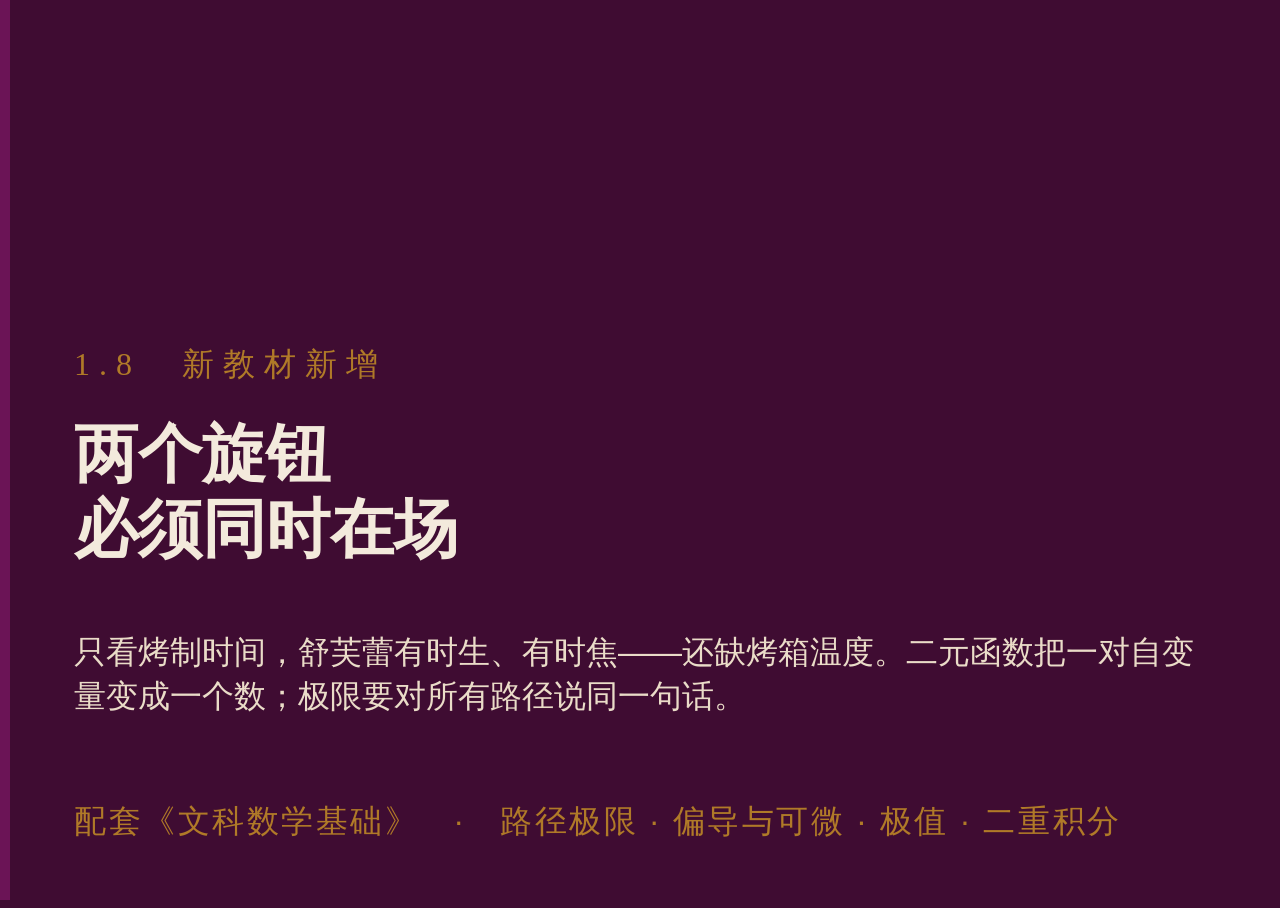
<file: lectures/18.html>
<!DOCTYPE html>
<html lang="zh-CN">
<head>
  <meta charset="UTF-8" />
  <meta name="viewport" content="width=device-width, initial-scale=1, viewport-fit=cover" />
  <title>1.8 二元函数微积分初步 · 文科高等数学</title>
  <link rel="stylesheet" href="../vendor/katex/katex.min.css" />
  <link rel="stylesheet" href="../css/deck.css?v=20261110174738" />
</head>
<body class="play">
  <div class="app cover-mode">
    <div class="spine" aria-hidden="true"></div>
    <header class="topbar">
      <a class="home" href="../index.html">目录</a>
      <span class="mark">NKU</span>
      <h1>文科高等数学　·　1.8 二元函数微积分初步</h1>
      <span class="sec" id="sec-label"></span>
    </header>
    <div class="progress" id="progress" aria-hidden="true"><i></i></div>
    <main class="stage">
<section class="slide cover" data-title="封面" data-notes="用生活例子开场，再写符号。">
<div class="kicker">1.8　新教材新增</div>
        <h2>两个旋钮<br />必须同时在场</h2>
        <p>只看烤制时间，舒芙蕾有时生、有时焦——还缺烤箱温度。二元函数把一对自变量变成一个数；极限要对所有路径说同一句话。</p>
        <div class="meta">配套《文科数学基础》　·　路径极限 · 偏导与可微 · 极值 · 二重积分</div>
</section>
<section class="slide" data-title="目标" data-notes="开场读目标，下课回扣。">
<div class="num">目标</div><h2 class="slide-title">学完本讲，应能做到</h2><div class="obj"><div class="card"><span class="idx">01</span><p>能求二元函数的自然定义域，并在平面上说出它的形状。</p></div><div class="card"><span class="idx">02</span><p>能用两条路径说明二重极限不存在，会用夹逼说明极限存在。</p></div><div class="card"><span class="idx">03</span><p>会求偏导数与二阶偏导；能用原点处的例子说明连续、可偏导、可微是三件不同的事。</p></div><div class="card"><span class="idx">04</span><p>会用驻点与黑塞矩阵求利润的极大值；会画区域、选 X 型或 Y 型切条算二重积分。</p></div></div>
</section>
<section class="slide" data-title="本讲路线" data-notes="路线由下面七个分节自动生成。">
<h2 class="slide-title">本讲路线</h2><div class="card"><ol class="route"><li>二元函数与定义域</li><li>二重极限与连续</li><li>偏导数：一次只拧一个旋钮</li><li>连续、可偏导、可微</li><li>极值与最值</li><li>二重积分：切条</li><li>回顾与自测</li></ol></div>
</section>
<section data-sec="二元函数与定义域" class="slide divider" data-sec-start="二元函数与定义域" data-title="二元函数与定义域">
<div class="sec-no">一</div><h2>二元函数与定义域</h2><p>只看时间，舒芙蕾有时生、有时焦：还缺一个旋钮。</p>
</section>
<section data-sec="二元函数与定义域" class="slide" data-title="舒芙蕾实验表" data-notes="教材 1.8.1 的表。先问：只记时间够不够。">
<h2 class="slide-title">舒芙蕾实验表</h2><div class="grid-2 fit"><div class="card"><h3>记录（温度，时间 → 分数）</h3><div class="gold-rule"></div><ul><li>180℃，15 min → 30 分（表面焦了，内部湿软）</li><li>160℃，15 min → 99 分（刚好蓬松）</li><li>160℃，20 min → 60 分（塌陷成蛋饼）</li><li>140℃，25 min → 50 分（干巴巴像饼干）</li></ul></div><div class="card"><h3>读出什么</h3><div class="gold-rule"></div><ul><li>同是 15 分钟，温度不同，分数差了 69 分。</li><li>分数要由一对数 (温度, 时间) 决定：分数 = f(温度, 时间)。</li><li>一元函数画成曲线；二元函数画成曲面。</li></ul></div></div>
</section>
<section data-sec="二元函数与定义域" class="slide" data-title="二元函数" data-notes="自然定义域与实际定义域的区别，和一元时相同。">
<div class="num">定义</div><h2 class="slide-title">二元函数</h2><div class="card"><p>设 $D$ 是平面上的非空点集。若对每一点 $(x,y)\in D$，都有唯一实数 $z$ 与之对应，称 $z=f(x,y)$ 是定义在 $D$ 上的二元函数。</p><p>$D$ 叫定义域，$\{z\mid z=f(x,y),(x,y)\in D\}$ 叫值域。</p></div><p class="lead" style="margin-top:12px">舒芙蕾：烤箱只能调 $100\le x\le 220$（℃）、$10\le y\le 30$（min），这是实际定义域，一个矩形；分数的值域是 $0\le z\le 100$。只看表达式能不能算，得到的是自然定义域。</p>
</section>
<section data-sec="二元函数与定义域" class="slide" data-title="例 1.8.1 与例 1.8.2　自然定义域">
<div class="num">例题</div><h2 class="slide-title">例 1.8.1 与例 1.8.2　自然定义域</h2><p class="lead">先写出不等式，再在平面上说形状：挖洞、象限、半平面、圆盘。</p><div class="grid-2 fit"><div class="card"><h3>例 1.8.1</h3><div class="gold-rule"></div><ul><li>$f(x,y)=\dfrac{x^2-y^2}{x^2+y^2}$</li><li>分母不能为 $0$：$x^2+y^2=0$ 只有原点。</li><li>$D=\{(x,y)\mid x^2+y^2\ne 0\}$：挖去原点的整个平面。</li></ul></div><div class="card"><h3>例 1.8.2</h3><div class="gold-rule"></div><ul><li>$f(x,y)=\sqrt{xy}$</li><li>根号下非负：$xy\ge 0$。</li><li>$D=\{(x,y)\mid xy\ge 0\}$：第一、三象限，连同两条坐标轴。</li></ul></div></div>
</section>
<section data-sec="二元函数与定义域" class="slide" data-title="挖一个洞，或只留一个象限" data-notes="两张图分别是 1/(x²+y²)（挖去原点）与 √x+√y（第一象限，含两条正半轴）。问：边界算不算。" data-hook="dom2">
<div class="num">实验 1</div><h2 class="slide-title">挖一个洞，或只留一个象限</h2>
        <div class="grid-2" style="flex:1">
          <div class="plot-wrap"><canvas id="dom2-canvas"></canvas></div>
          <aside class="panel">
            <div class="ctrl">
              <div class="seg">
                <button type="button" data-dom="hole" class="on">挖去原点</button>
                <button type="button" data-dom="quad">第一象限</button>
              </div>
            </div>
            <div class="verdict" id="dom2-verdict"></div>
    </aside>
        </div>
</section>
<section data-sec="二元函数与定义域" class="slide" data-title="课堂练 1">
<div class="num">课堂练</div><span class="badge lv-base">基础</span><h2 class="slide-title">课堂练 1</h2><div class="prompt-box">求自然定义域，并用一句话描述形状：
(1) $f(x,y)=\ln(x+y)$
(2) $f(x,y)=\dfrac{1}{\sqrt{1-x^2-y^2}}$</div><p class="wait">约 3 分钟。<button type="button" class="btn ghost timer" data-sec="180">计时 3:00</button><span class="teacher-hint">　·　按 A 揭晓解答</span></p>
</section>
<section data-sec="二元函数与定义域" class="slide" data-title="课堂练 1" data-kind="answer">
<div class="num">解答</div><span class="badge">解答</span><h2 class="slide-title">课堂练 1</h2><ol class="answer-list"><li>(1) 真数大于 $0$：$x+y>0$。直线 $x+y=0$ 右上方的半平面，不含这条直线。</li><li>(2) 根号在分母上，必须大于 $0$：$x^2+y^2\lt 1$。单位圆内部，不含圆周。</li><li>对照例 1.8.2：$\sqrt{xy}$ 的边界能取到，因为根号可以等于 $0$；这里根号在分母上，就取不到。</li></ol><div class="comment">二元问题的第一件事：点在平面上哪里，边界算不算。</div>
</section>
<section data-sec="二重极限与连续" class="slide divider" data-sec-start="二重极限与连续" data-title="二重极限与连续">
<div class="sec-no">二</div><h2>二重极限与连续</h2><p>一元只有左右两个方向；平面上，靠近一个点的路有无数条。</p>
</section>
<section data-sec="二重极限与连续" class="slide" data-title="二重极限">
<div class="num">定义</div><h2 class="slide-title">二重极限</h2><div class="card"><p>设 $f(x,y)$ 在点 $(a,b)$ 附近有定义（可以不含 $(a,b)$ 本身）。若 $(x,y)$ 以<b>任意路径</b>趋于 $(a,b)$ 时，$f(x,y)$ 都无限接近同一个数 $A$，记作</p><p>$$\lim_{(x,y)\to(a,b)}f(x,y)=A$$</p></div><p class="lead" style="margin-top:12px">「任意路径」这个要求很苛刻：要证明存在很难，要说明不存在却很容易——找到两条路得到两个数就够了。</p>
</section>
<section data-sec="二重极限与连续" class="slide" data-title="例 1.8.3 与例 1.8.4　同一个函数，换一个点" data-notes="教材图 1.71 是这张曲面：沿不同方向进原点，高度不同。">
<div class="num">例题</div><h2 class="slide-title">例 1.8.3 与例 1.8.4　同一个函数，换一个点</h2><div class="grid-2 fit"><div class="card"><h3>例 1.8.3　趋于 (1,1)</h3><div class="gold-rule"></div><ul><li>$\displaystyle\lim_{(x,y)\to(1,1)}\frac{x^2-y^2}{x^2+y^2}$</li><li>$(1,1)$ 在定义域里，大胆代入：$\dfrac{1-1}{1+1}=0$。</li><li>为什么可以代入？本节最后由连续性回答。</li></ul></div><div class="card"><h3>例 1.8.4　趋于 (0,0)</h3><div class="gold-rule"></div><ul><li>$\displaystyle\lim_{(x,y)\to(0,0)}\frac{x^2-y^2}{x^2+y^2}$：原点无定义，不能代入。</li><li>沿 $y=x$：$\dfrac{0}{2x^2}=0$；沿 $y=0$：$\dfrac{x^2}{x^2}=1$。</li><li>沿 $x=0$：$\dfrac{-y^2}{y^2}=-1$。三条路，三个数：极限不存在。</li></ul></div></div>
</section>
<section data-sec="二重极限与连续" class="slide" data-title="换方向，而不是换远近" data-notes="例 1.8.4 的函数在极坐标下是 cos 2θ：只与方向有关，与离原点多远无关。先把 r 拉小，问两个数会不会变成一样；再把乙拖到 45°。" data-hook="paths">
<div class="num">实验 2</div><h2 class="slide-title">换方向，而不是换远近</h2>
        <div class="grid-2" style="flex:1">
          <div class="plot-wrap"><canvas id="paths-canvas"></canvas></div>
          <aside class="panel">
            <div class="ctrl">
              <label><span>路径甲的方向 θ₁</span><span class="ctrl-val" id="th1-val">0°</span></label>
              <input id="th1" type="range" min="0" max="180" value="0" />
              <label style="margin-top:10px"><span>路径乙的方向 θ₂</span><span class="ctrl-val" id="th2-val">45°</span></label>
              <input id="th2" type="range" min="0" max="180" value="45" />
              <label style="margin-top:10px"><span>离原点的距离 r</span><span class="ctrl-val" id="rad-val">0.80</span></label>
              <input id="rad" type="range" min="0.08" max="1.2" step="0.02" value="0.8" />
            </div>
            <div class="readout">甲　f = <span id="f1">1.000</span><small>乙　f = <span id="f2">0.000</span>　·　f = cos 2θ</small></div>
            <div class="verdict bad" id="paths-verdict"></div>
    </aside>
        </div>
</section>
<section data-sec="二重极限与连续" class="slide" data-title="判定「不存在」的常用手法">
<h2 class="slide-title">判定「不存在」的常用手法</h2><div class="card"><ul><li>沿 $y=x$、$y=0$、$x=0$ 或 $y=kx$ 各算一次。</li><li>两条路结果不同，立即下结论：极限不存在。</li><li>几条路结果都相同，仍不能说存在——只是还没找到反例。</li><li>要说明存在，常用夹逼（下面的例 1.8.5）或连续性。</li></ul></div>
</section>
<section data-sec="二重极限与连续" class="slide" data-title="课堂练 2">
<div class="num">课堂练</div><span class="badge lv-base">基础</span><h2 class="slide-title">课堂练 2</h2><div class="prompt-box">令 $f(x,y)=\dfrac{x+y}{x-y}$。
(1) 分别沿 $y=0$ 与 $x=0$ 求 $(x,y)\to(0,0)$ 时的极限。
(2) 沿 $y=kx$（$k\ne 1$）呢？二重极限存在吗？</div><p class="wait">约 3 分钟。<button type="button" class="btn ghost timer" data-sec="180">计时 3:00</button><span class="teacher-hint">　·　按 A 揭晓解答</span></p>
</section>
<section data-sec="二重极限与连续" class="slide" data-title="课堂练 2" data-kind="answer">
<div class="num">解答</div><span class="badge">解答</span><h2 class="slide-title">课堂练 2</h2><ol class="answer-list"><li>(1) 沿 $y=0$：$x/x=1$；沿 $x=0$：$y/(-y)=-1$。</li><li>(2) 沿 $y=kx$：$\dfrac{(1+k)x}{(1-k)x}=\dfrac{1+k}{1-k}$，随 $k$ 变。</li><li>两条路已经得到两个数，二重极限不存在。</li></ol><div class="comment">一个随方向变化的答案，就是极限不存在的签名。</div>
</section>
<section data-sec="二重极限与连续" class="slide" data-title="找错 1　所有直线都试过了" data-hook="figs">
<div class="num">课堂练</div><span class="badge lv-judge">找错</span><h2 class="slide-title">找错 1　所有直线都试过了</h2><div class="grid-2 prompt-grid"><div class="card mistake"><p class="given">求 $\displaystyle\lim_{(x,y)\to(0,0)}\frac{x^2y}{x^4+y^2}$。</p><h3>某同学这样写</h3><ol><li>沿 $x=0$：函数值恒为 $0$，极限 $0$。</li><li>沿 $y=kx$（$k\ne0$）：$\dfrac{kx^3}{x^4+k^2x^2}=\dfrac{kx}{x^2+k^2}\to 0$。</li><li>过原点的每一条直线都得 0，所以极限是 0。</li></ol></div><div class="plot-wrap"><canvas data-fig="18-lines"></canvas></div></div><p class="wait">哪一步错了？试试右图里的抛物线。　约 3 分钟。<button type="button" class="btn ghost timer" data-sec="180">计时 3:00</button><span class="teacher-hint">　·　按 A 揭晓解答</span></p>
</section>
<section data-sec="二重极限与连续" class="slide" data-title="找错 1" data-kind="answer">
<div class="num">解答</div><span class="badge">解答</span><h2 class="slide-title">找错 1</h2><ol class="answer-list"><li>第 3 步错。直线只是无数条路中的一类，「任意路径」还包括曲线。</li><li>沿 $y=x^2$：$\dfrac{x^4}{x^4+x^4}=\dfrac12$，与直线上的 $0$ 不同。</li><li>所以二重极限不存在。</li></ol><div class="comment">试过很多条路都相同，只能说「还没找到反例」，不能下「存在」的结论。</div>
</section>
<section data-sec="二重极限与连续" class="slide" data-title="例 1.8.5　用夹逼说明极限存在" data-notes="教材写作 y²/(1+y²/x²)≤y²，本页改写成乘积形式，x=0 时也成立。">
<div class="num">例题</div><h2 class="slide-title">例 1.8.5　用夹逼说明极限存在</h2><div class="derive"><div class="dm">$$\lim_{(x,y)\to(0,0)}\frac{x^2y^2}{x^2+y^2}$$</div><div class="dw"><span>原点无定义，也不能靠试路径证明存在</span></div><div class="dm step" data-g="d1">$$\frac{x^2y^2}{x^2+y^2}\ge 0$$</div><div class="dw step" data-g="d1"><span>下界：分子分母都非负</span></div><div class="dm step" data-g="d2">$$\frac{x^2y^2}{x^2+y^2}=y^2\cdot\frac{x^2}{x^2+y^2}\le y^2$$</div><div class="dw step" data-g="d2"><span>上界：$\dfrac{x^2}{x^2+y^2}\le 1$</span></div><div class="dm step" data-g="d3">$$\lim_{(x,y)\to(0,0)}y^2=0$$</div><div class="dw step" data-g="d3"><span>上下界趋于同一个数</span></div><div class="dm step" data-g="d4">$$\lim_{(x,y)\to(0,0)}\frac{x^2y^2}{x^2+y^2}=0$$</div><div class="dw step" data-g="d4"><span>夹逼：被夹在 $0$ 与 $y^2$ 之间</span></div></div><p class="lead step">极限的四则运算法则（和、差、积、商，分母极限不为 $0$）与夹逼，都和一元时一样用。</p>
</section>
<section data-sec="二重极限与连续" class="slide" data-title="连续：三件事">
<div class="num">定义</div><h2 class="slide-title">连续：三件事</h2><div class="card"><p>若 $f$ 在 $P_0(x_0,y_0)$ 附近有定义，且</p><p>$$\lim_{(x,y)\to(x_0,y_0)}f(x,y)=f(x_0,y_0)$$</p><p>则称 $f$ 在 $P_0$ 处连续。要验证的仍是三件事：有定义、有极限、极限等于函数值。</p></div><p class="lead" style="margin-top:12px">例 1.8.3 敢直接代入，依据就是函数在 (1,1) 处连续。例 1.8.4 在原点第一件事就不满足。</p>
</section>
<section data-sec="二重极限与连续" class="slide" data-title="连续函数的性质（与一元相同）" data-notes="舒芙蕾：温度高 0.01℃ 或时间短 0.05 min，分数不会剧变，可以认为是连续函数。">
<h2 class="slide-title">连续函数的性质（与一元相同）</h2><div class="grid-3 fit"><div class="card"><h3>四则与复合</h3><div class="gold-rule"></div><p>连续函数的和、差、积、商（分母不为 0）仍连续；外层、内层都连续，复合也连续。多项式、指数、正弦在全平面连续，求极限直接代入。</p></div><div class="card"><h3>最值定理</h3><div class="gold-rule"></div><p>在封闭且含边界的区域上（定义域用 ≤、≥ 表示），连续函数必取到最大值和最小值。</p></div><div class="card"><h3>介值定理</h3><div class="gold-rule"></div><p>在一块没有洞的区域上，连续函数取到两个值，就取得到它们之间的每一个值。</p></div></div>
</section>
<section data-sec="二重极限与连续" class="slide" data-title="课堂练 3">
<div class="num">课堂练</div><span class="badge lv-vary">变式</span><h2 class="slide-title">课堂练 3</h2><div class="prompt-box">设 $f(x,y)=\dfrac{x^2y}{x^2+y^2}$，补充定义 $f(0,0)=0$。
(1) 用夹逼说明 $\displaystyle\lim_{(x,y)\to(0,0)}f(x,y)=0$。
(2) $f$ 在原点连续吗？</div><p class="wait">约 4 分钟。仿照例 1.8.5。<button type="button" class="btn ghost timer" data-sec="240">计时 4:00</button><span class="teacher-hint">　·　按 A 揭晓解答</span></p>
</section>
<section data-sec="二重极限与连续" class="slide" data-title="课堂练 3" data-kind="answer">
<div class="num">解答</div><span class="badge">解答</span><h2 class="slide-title">课堂练 3</h2><ol class="answer-list"><li>(1) $|f(x,y)|=|y|\cdot\dfrac{x^2}{x^2+y^2}\le |y|$，而 $|y|\to 0$，所以极限为 $0$。</li><li>(2) 有定义 $f(0,0)=0$，有极限 $0$，两者相等：连续。</li><li>对比找错 1：分母换成 $x^4+y^2$，夹逼就夹不住了。</li></ol><div class="comment">夹逼的关键：把一个不超过 1 的因子拿掉，剩下的东西明显趋于 0。</div>
</section>
<section data-sec="偏导数：一次只拧一个旋钮" class="slide divider" data-sec-start="偏导数：一次只拧一个旋钮" data-title="偏导数：一次只拧一个旋钮">
<div class="sec-no">三</div><h2>偏导数：一次只拧一个旋钮</h2><p>160℃、15 分钟已经 99 分：固定一个，微调另一个。</p>
</section>
<section data-sec="偏导数：一次只拧一个旋钮" class="slide" data-title="偏导数" data-notes="舒芙蕾：固定 160℃ 只改时间，或固定 15 分钟只改温度。">
<div class="num">定义</div><h2 class="slide-title">偏导数</h2><div class="card"><p>固定 $y=y_0$，只让 $x$ 变：</p><p>$$\frac{\partial f}{\partial x}(x_0,y_0)=\lim_{h\to 0}\frac{f(x_0+h,y_0)-f(x_0,y_0)}{h}$$</p><p>固定 $x=x_0$、只让 $y$ 变，同样定义 $\dfrac{\partial f}{\partial y}(x_0,y_0)$。</p></div><p class="lead" style="margin-top:12px">固定一个变量，二元函数就退化成一元函数，照一元的办法求导。记号也写 $f_x$、$\partial_x f$、$D_xf$；在一点处写 $f_x(x_0,y_0)$。</p>
</section>
<section data-sec="偏导数：一次只拧一个旋钮" class="slide" data-title="固定 y，看截线怎样抬升" data-notes="抛物面 z=x²+y²。y 固定后是开口向上的抛物线；f_x=2x 是这条抛物线的斜率，与 y 无关。" data-hook="slice">
<div class="num">实验 3</div><h2 class="slide-title">固定 y，看截线怎样抬升</h2>
        <div class="grid-2" style="flex:1">
          <div class="plot-wrap"><canvas id="slice-canvas"></canvas></div>
          <aside class="panel">
            <div class="ctrl">
              <label><span>固定的 y</span><span class="ctrl-val" id="slice-y-val">0.80</span></label>
              <input id="slice-y" type="range" min="-2" max="2" step="0.02" value="0.8" />
            </div>
            <div class="readout" id="slice-read"></div>
            <div class="verdict">偏导就是这条截线在 x 方向的斜率。</div>
    </aside>
        </div>
</section>
<section data-sec="偏导数：一次只拧一个旋钮" class="slide" data-title="例 1.8.6　在一点求偏导">
<div class="num">例题</div><h2 class="slide-title">例 1.8.6　在一点求偏导</h2><div class="derive"><div class="dm">$$f(x,y)=x^2+3xy+\sin y$$</div><div class="dw"><span>求 $f_x(1,1)$ 与 $f_y(1,1)$</span></div><div class="dm step" data-g="d1">$$\frac{\partial f}{\partial x}=2x+3y$$</div><div class="dw step" data-g="d1"><span>把 $y$ 当常数：$\sin y$ 是常数，导数为 $0$</span></div><div class="dm step" data-g="d2">$$\frac{\partial f}{\partial x}(1,1)=2+3=5$$</div><div class="dw step" data-g="d2"><span>代入 $x=1$，$y=1$</span></div><div class="dm step" data-g="d3">$$\frac{\partial f}{\partial y}=3x+\cos y$$</div><div class="dw step" data-g="d3"><span>把 $x$ 当常数：$x^2$ 的导数为 $0$</span></div><div class="dm step" data-g="d4">$$\frac{\partial f}{\partial y}(1,1)=3+\cos 1$$</div><div class="dw step" data-g="d4"><span>代入</span></div></div>
</section>
<section data-sec="偏导数：一次只拧一个旋钮" class="slide" data-title="例 1.8.7　偏导与二阶偏导">
<div class="num">例题</div><h2 class="slide-title">例 1.8.7　偏导与二阶偏导</h2><div class="derive"><div class="dm">$$f(x,y)=e^{xy}$$</div><div class="dw"><span>链式法则：内层是 $xy$</span></div><div class="dm step" data-g="d1">$$f_x=ye^{xy},\qquad f_y=xe^{xy}$$</div><div class="dw step" data-g="d1"><span>对 $x$ 求导乘 $y$，对 $y$ 求导乘 $x$</span></div><div class="dm step" data-g="d2">$$f_{xx}=\frac{\partial^2 f}{\partial x^2}=y^2e^{xy}$$</div><div class="dw step" data-g="d2"><span>$f_x$ 再对 $x$ 求偏导</span></div><div class="dm step" data-g="d3">$$f_{xy}=\frac{\partial^2 f}{\partial y\,\partial x}=e^{xy}+xye^{xy}=(xy+1)e^{xy}$$</div><div class="dw step" data-g="d3"><span>$f_x$ 再对 $y$ 求偏导：乘积法则</span></div></div><p class="lead step">记号 $f_{xy}$：先对 $x$、后对 $y$。若 $f_{xy}$ 与 $f_{yx}$ 都连续，则二者相等；本讲遇到的多项式、指数函数都满足，不必在意次序。</p>
</section>
<section data-sec="偏导数：一次只拧一个旋钮" class="slide" data-title="课堂练 4">
<div class="num">课堂练</div><span class="badge lv-vary">变式</span><h2 class="slide-title">课堂练 4</h2><div class="prompt-box">$f(x,y)=x^2y+e^{xy}$。
(1) 求 $f_x$、$f_y$。
(2) 分别求 $f_{xy}$ 与 $f_{yx}$，核对它们相等。</div><p class="wait">约 4 分钟。<button type="button" class="btn ghost timer" data-sec="240">计时 4:00</button><span class="teacher-hint">　·　按 A 揭晓解答</span></p>
</section>
<section data-sec="偏导数：一次只拧一个旋钮" class="slide" data-title="课堂练 4" data-kind="answer">
<div class="num">解答</div><span class="badge">解答</span><h2 class="slide-title">课堂练 4</h2><ol class="answer-list"><li>(1) $f_x=2xy+ye^{xy}$（$y$ 当常数），$f_y=x^2+xe^{xy}$（$x$ 当常数）。</li><li>(2) $f_{xy}=(2xy+ye^{xy})_y=2x+e^{xy}+xye^{xy}$。</li><li>$f_{yx}=(x^2+xe^{xy})_x=2x+e^{xy}+xye^{xy}$，相等。</li></ol><div class="comment">$e^{xy}$ 对 $x$ 求导要乘 $y$，对 $y$ 求导要乘 $x$：内层不能忘。</div>
</section>
<section data-sec="偏导数：一次只拧一个旋钮" class="slide" data-title="偏导也有四则和链式">
<h2 class="slide-title">偏导也有四则和链式</h2><div class="card"><ul><li>$(fg)_x=f_x g+f g_x$：另一个变量始终当常数。</li><li>商：分子「上导下减下导上」，分母是下的平方。</li><li>外层只含一个中间变量 $u=g(x,y)$ 时，$\dfrac{\partial z}{\partial x}=z'(u)\,u_x$。例 1.8.7 就是 $u=xy$。</li></ul></div>
</section>
<section data-sec="连续、可偏导、可微" class="slide divider" data-sec-start="连续、可偏导、可微" data-title="连续、可偏导、可微">
<div class="sec-no">四</div><h2>连续、可偏导、可微</h2><p>一元里「可导必连续」；到了二元，这条链断了。</p>
</section>
<section data-sec="连续、可偏导、可微" class="slide" data-title="例 1.8.8　偏导存在，却不连续">
<div class="num">例题</div><h2 class="slide-title">例 1.8.8　偏导存在，却不连续</h2><div class="derive"><div class="dm">$$f(x,y)=\frac{xy}{x^2+y^2}\ (\text{非原点}),\quad f(0,0)=0$$</div><div class="dw"><span>讨论原点处的连续性与偏导</span></div><div class="dm step" data-g="d1">$$f_x(0,0)=\lim_{h\to0}\frac{f(h,0)-f(0,0)}{h}=\lim_{h\to0}\frac{0}{h}=0$$</div><div class="dw step" data-g="d1"><span>沿 $x$ 轴函数恒为 $0$</span></div><div class="dm step" data-g="d2">$$f_y(0,0)=0$$</div><div class="dw step" data-g="d2"><span>同理，沿 $y$ 轴也恒为 $0$：两个偏导都存在</span></div><div class="dm step" data-g="d3">$$f(x,kx)=\frac{k}{1+k^2}$$</div><div class="dw step" data-g="d3"><span>沿 $y=kx$：$y=x$ 得 $\tfrac12$，$y=2x$ 得 $\tfrac25$</span></div><div class="dm step" data-g="d4">$$\lim_{(x,y)\to(0,0)}f\ \text{不存在}$$</div><div class="dw step" data-g="d4"><span>所以在原点不连续</span></div></div><p class="lead step">偏导只看两条坐标轴上的情况，管不住其他方向。</p>
</section>
<section data-sec="连续、可偏导、可微" class="slide" data-title="例 1.8.9　连续，却没有偏导">
<div class="num">例题</div><h2 class="slide-title">例 1.8.9　连续，却没有偏导</h2><div class="derive"><div class="dm">$$f(x,y)=|x|+|y|$$</div><div class="dw"><span>两个连续函数之和，处处连续</span></div><div class="dm step" data-g="d1">$$\frac{f(h,0)-f(0,0)}{h}=\frac{|h|}{h}$$</div><div class="dw step" data-g="d1"><span>在原点按定义求关于 $x$ 的偏导</span></div><div class="dm step" data-g="d2">$$h\to0^+:\ 1,\qquad h\to0^-:\ -1$$</div><div class="dw step" data-g="d2"><span>左右极限不相等</span></div><div class="dm step" data-g="d3">$$f_x(0,0),\ f_y(0,0)\ \text{都不存在}$$</div><div class="dw step" data-g="d3"><span>同理关于 $y$ 也不存在</span></div></div><p class="lead step">图像是一个倒放的四棱锥，尖顶在原点；像一元的 $|x|$ 在 $0$ 处有尖角。</p>
</section>
<section data-sec="连续、可偏导、可微" class="slide" data-title="可微">
<div class="num">定义</div><h2 class="slide-title">可微</h2><div class="card"><p>设 $z=f(x,y)$ 在 $P(x_0,y_0)$ 附近有定义。若全增量可以写成</p><p>$$\Delta z=A\,\Delta x+B\,\Delta y+o(\rho),\qquad \rho=\sqrt{(\Delta x)^2+(\Delta y)^2}$$</p><p>其中 $A$、$B$ 只与点 $P$ 有关，则称 $f$ 在 $P$ 处可微。</p></div><p class="lead" style="margin-top:12px">意思是：在 $P$ 附近，曲面可以用一个平面来近似，误差比距离 $\rho$ 还小得多。取 $\Delta y=0$ 可以看出，$A$ 就是 $f_x$；同理 $B=f_y$。</p>
</section>
<section data-sec="连续、可偏导、可微" class="slide" data-title="例 1.8.10　偏导存在，却不可微">
<div class="num">例题</div><h2 class="slide-title">例 1.8.10　偏导存在，却不可微</h2><div class="derive"><div class="dm">$$f(x,y)=\frac{xy}{x^2+y^2},\quad f(0,0)=0$$</div><div class="dw"><span>例 1.8.8 的函数</span></div><div class="dm step" data-g="d1">$$A=f_x(0,0)=0,\qquad B=f_y(0,0)=0$$</div><div class="dw step" data-g="d1"><span>若可微，$A$、$B$ 只能是两个偏导</span></div><div class="dm step" data-g="d2">$$\Delta z=o(\rho)\ \text{（应当越来越小）}$$</div><div class="dw step" data-g="d2"><span>于是 $A\Delta x+B\Delta y=0$，只剩高阶无穷小</span></div><div class="dm step" data-g="d3">$$\Delta z=f(\Delta x,\Delta x)-0=\frac12$$</div><div class="dw step" data-g="d3"><span>沿 $y=x$ 取点 $(\Delta x,\Delta x)$：增量恒为 $\tfrac12$，不趋于 $0$</span></div><div class="dm step" data-g="d4">$$\text{不可微}$$</div><div class="dw step" data-g="d4"><span>矛盾</span></div></div>
</section>
<section data-sec="连续、可偏导、可微" class="slide" data-title="原点处的三件事：一张对照表" data-notes="x²+y² 的偏导 2x、2y 处处连续，所以可微。对照表三行各对应教材关系总结里的一条。">
<h2 class="slide-title">原点处的三件事：一张对照表</h2><p class="lead">偏导存在推不出连续；连续推不出偏导存在；偏导存在推不出可微。偏导连续，才能推出可微（从而连续）。</p><table class="sheet"><thead><tr><th>函数（原点处）</th><th>连续</th><th>偏导存在</th><th>可微</th></tr></thead><tbody><tr><td>$\dfrac{xy}{x^2+y^2}$，$f(0,0)=0$（例 1.8.8、1.8.10）</td><td>否</td><td>是</td><td>否</td></tr><tr><td>$|x|+|y|$（例 1.8.9）</td><td>是</td><td>否</td><td>否</td></tr><tr><td>$x^2+y^2$</td><td>是</td><td>是</td><td>是</td></tr></tbody></table>
</section>
<section data-sec="连续、可偏导、可微" class="slide" data-title="课堂练 5　判断">
<div class="num">课堂练</div><span class="badge lv-judge">辨析</span><h2 class="slide-title">课堂练 5　判断</h2><div class="prompt-box">判断正误，错的举出本讲的反例：
(1) 若 $f_x(0,0)$、$f_y(0,0)$ 都存在，则 $f$ 在原点连续。
(2) 若 $f$ 在原点连续，则 $f_x(0,0)$ 存在。
(3) 若 $f$ 在原点可微，则 $f_x(0,0)$、$f_y(0,0)$ 都存在。</div><p class="wait">约 3 分钟。<button type="button" class="btn ghost timer" data-sec="180">计时 3:00</button><span class="teacher-hint">　·　按 A 揭晓解答</span></p>
</section>
<section data-sec="连续、可偏导、可微" class="slide" data-title="课堂练 5" data-kind="answer">
<div class="num">解答</div><span class="badge">解答</span><h2 class="slide-title">课堂练 5</h2><ol class="answer-list"><li>(1) 错。例 1.8.8：$\dfrac{xy}{x^2+y^2}$ 两个偏导都是 $0$，却不连续。</li><li>(2) 错。例 1.8.9：$|x|+|y|$ 连续，偏导不存在。</li><li>(3) 对。可微时 $\Delta z=A\Delta x+B\Delta y+o(\rho)$，取 $\Delta y=0$ 得 $A=f_x$，同理 $B=f_y$。</li></ol><div class="comment">一元的「可导必连续」不能照搬：二元里要换成「可微必连续」。</div>
</section>
<section data-sec="极值与最值" class="slide divider" data-sec-start="极值与最值" data-title="极值与最值">
<div class="sec-no">五</div><h2>极值与最值</h2><p>找出所有「平坦点」，再看它是山顶、谷底还是马鞍。</p>
</section>
<section data-sec="极值与最值" class="slide" data-title="极值是局部的，最值是全局的" data-notes="海拔数字取自教材 1.8.6 节。">
<h2 class="slide-title">极值是局部的，最值是全局的</h2><p class="lead">舒芙蕾的问题：哪一组 (温度, 时间) 分数最高？</p><div class="grid-2 fit"><div class="card"><h3>极值（局部）</h3><div class="gold-rule"></div><ul><li>只和附近比，通常不含边界。</li><li>天津市的最高点九山顶（1078.5 m）、最低点大沽口（0 m）。</li></ul></div><div class="card"><h3>最值（全局）</h3><div class="gold-rule"></div><ul><li>在整个定义域里比，边界也要看。</li><li>全球的最高点珠穆朗玛峰、最低点马里亚纳海沟。</li></ul></div></div>
</section>
<section data-sec="极值与最值" class="slide" data-title="在等高线上拖一个点：两个方向的斜率" data-notes="利润 P=50x+30y−x²−y²−xy（例 1.8.11）。默认停在 (10,5)：P_x=25，往右还在升，所以不是山顶。在上图拖动或用滑条，找两个偏导同时为 0 的点。金色虚线是下左图的截线，青色虚线是下右图的截线。" data-hook="pdmap">
<div class="num">实验 4</div><h2 class="slide-title">在等高线上拖一个点：两个方向的斜率</h2>
        <div class="grid-2" style="flex:1">
          <div class="plot-wrap"><canvas id="pdmap-canvas"></canvas></div>
          <aside class="panel">
            <div class="ctrl">
              <label><span>广告投入 x（万元）</span><span class="ctrl-val" id="pd-x-val">10.00</span></label>
              <input id="pd-x" type="range" min="0" max="120" step="1" value="30" />
              <label style="margin-top:10px"><span>研发投入 y（万元）</span><span class="ctrl-val" id="pd-y-val">5.00</span></label>
              <input id="pd-y" type="range" min="0" max="60" step="1" value="15" />
            </div>
            <div class="readout" id="pd-read"></div>
            <div class="verdict" id="pd-verdict"></div>
</aside>
        </div>
</section>
<section data-sec="极值与最值" class="slide" data-title="求极值三步" data-notes="教材用「H 正定、负定、不定、半定」叙述，本页换成二阶行列式的符号。">
<div class="num">定义</div><h2 class="slide-title">求极值三步</h2><div class="card"><p>① 解 $f_x=0$，$f_y=0$，得驻点（坡度为零的平坦点）。</p><p>② 在驻点算二阶偏导 $a=f_{xx}$，$b=f_{xy}$，$d=f_{yy}$，黑塞矩阵 $H=\begin{pmatrix}a&b\\b&d\end{pmatrix}$。</p><p>$ad-b^2>0$ 且 $a\lt 0$：极大（山峰）；$ad-b^2>0$ 且 $a>0$：极小（谷底）；$ad-b^2\lt 0$：鞍点。</p><p>③ 驻点代入原函数，求出极值。</p></div><p class="lead" style="margin-top:12px">$ad-b^2=0$ 时要进一步分析，本讲不判定。</p>
</section>
<section data-sec="极值与最值" class="slide" data-title="课堂练 6　驻点（口算）">
<div class="num">课堂练</div><span class="badge lv-base">基础</span><h2 class="slide-title">课堂练 6　驻点（口算）</h2><div class="prompt-box">利润（万元）$L(x,y)=25x+20y-x^2-y^2-xy$，$x$ 为广告投入，$y$ 为研发投入（万元）。
求驻点，并用黑塞矩阵判断是否为极大值点；求出极大值。</div><p class="wait">约 5 分钟。<button type="button" class="btn ghost timer" data-sec="300">计时 5:00</button><span class="teacher-hint">　·　按 A 揭晓解答</span></p>
</section>
<section data-sec="极值与最值" class="slide" data-title="课堂练 6" data-kind="answer">
<div class="num">解答</div><span class="badge">解答</span><h2 class="slide-title">课堂练 6</h2><ol class="answer-list"><li>$L_x=25-2x-y=0$，$L_y=20-x-2y=0$，解得 $x=10$，$y=5$。</li><li>$a=-2$，$b=-1$，$d=-2$：$ad-b^2=3>0$，$a\lt 0$，极大。</li><li>$L(10,5)=250+100-100-25-50=175$（万元）。</li></ol><div class="comment">偏导告诉你往哪边微调；黑塞矩阵告诉你这里是峰还是谷。</div>
</section>
<section data-sec="极值与最值" class="slide" data-title="例 1.8.11　利润的极大值" data-notes="教材此处印作 x=10、y=5、P(10,5)=275。按教材自己的偏导方程，50−2·10−5=25≠0，应为 x=70/3、y=10/3、P=1900/3。另外 P(10,5) 实为 475，也不是 275。(10,5) 恰是课堂练 6（系数 25、20）的答案。">
<div class="num">例题</div><h2 class="slide-title">例 1.8.11　利润的极大值</h2><div class="derive"><div class="dm">$$P(x,y)=50x+30y-x^2-y^2-xy$$</div><div class="dw"><span>$x$ 广告投入，$y$ 研发投入（万元）</span></div><div class="dm step" data-g="d1">$$P_x=50-2x-y=0,\qquad P_y=30-x-2y=0$$</div><div class="dw step" data-g="d1"><span>① 驻点：两式联立</span></div><div class="dm step" data-g="d2">$$x=\frac{70}{3}\approx 23.3,\qquad y=\frac{10}{3}\approx 3.3$$</div><div class="dw step" data-g="d2"><span>第一式乘 2 减第二式：$3x=70$</span></div><div class="dm step" data-g="d3">$$H=\begin{pmatrix}-2&-1\\-1&-2\end{pmatrix},\quad ad-b^2=3>0,\ a\lt 0$$</div><div class="dw step" data-g="d3"><span>② 极大</span></div><div class="dm step" data-g="d4">$$P\Bigl(\frac{70}{3},\frac{10}{3}\Bigr)=\frac{1900}{3}\approx 633.3$$</div><div class="dw step" data-g="d4"><span>③ 极大利润约 633 万元</span></div></div><p class="lead step">教材此处印作 $(10,5)$、$P=275$。代入 $P_x$：$50-20-5=25\ne 0$，$(10,5)$ 不是驻点，应以方程的解为准。</p>
</section>
<section data-sec="极值与最值" class="slide" data-title="求最值：全局搜索">
<h2 class="slide-title">求最值：全局搜索</h2><div class="card"><ul><li>内部：找出所有驻点，算出函数值。</li><li>边界：定义域若是封闭区域（矩形、圆形），边界上也要找。</li><li>边界的办法：把边界写成一个变量的式子，化成一元函数求最值（如 $y=20-x$）。</li><li>比较：内部的值与边界的值放在一起，取最大、最小。有约束时的乘数法本学期不要求。</li></ul></div>
</section>
<section data-sec="极值与最值" class="slide" data-title="课堂练 7　预算有限">
<div class="num">课堂练</div><span class="badge lv-mix">综合</span><h2 class="slide-title">课堂练 7　预算有限</h2><div class="prompt-box">仍用例 1.8.11 的利润 $P$，但广告与研发总预算不超过 20 万元：
$x\ge 0$，$y\ge 0$，$x+y\le 20$。
(1) 驻点 $\bigl(\tfrac{70}{3},\tfrac{10}{3}\bigr)$ 还在可行区域里吗？
(2) 在边界 $y=20-x$ 上把 $P$ 写成 $x$ 的一元函数，求最大利润。</div><p class="wait">约 6 分钟。<button type="button" class="btn ghost timer" data-sec="360">计时 6:00</button><span class="teacher-hint">　·　按 A 揭晓解答</span></p>
</section>
<section data-sec="极值与最值" class="slide" data-title="课堂练 7" data-kind="answer">
<div class="num">解答</div><span class="badge">解答</span><h2 class="slide-title">课堂练 7</h2><ol class="answer-list"><li>(1) $\tfrac{70}{3}+\tfrac{10}{3}=\tfrac{80}{3}>20$，不在。内部没有驻点，最大值只能在边界上。</li><li>(2) $P(x,20-x)=-x^2+40x+200$，$0\le x\le 20$，在 $x=20$ 处最大：$P(20,0)=600$。</li><li>另两条边：$y=0$ 时 $P=50x-x^2$，在 $[0,20]$ 上最大也是 $600$；$x=0$ 时 $P=30y-y^2$，最大 $225$。</li><li>结论：全投广告，$x=20$，$y=0$，利润 $600$ 万元，小于无约束时的 $\tfrac{1900}{3}$。</li></ol><div class="comment">最值 = 内部驻点与边界一起比。边界化成一元函数，就回到 1.4 的老办法。</div>
</section>
<section data-sec="二重积分：切条" class="slide divider" data-sec-start="二重积分：切条" data-title="二重积分：切条">
<div class="sec-no">六</div><h2>二重积分：切条</h2><p>农田各处肥瘦不同：总产量 = 产量密度在面积上的积累。</p>
</section>
<section data-sec="二重积分：切条" class="slide" data-title="二重积分">
<div class="num">定义</div><h2 class="slide-title">二重积分</h2><div class="card"><p>把农田 $D$ 横平竖直切成小矩形，第 $(i,j)$ 块面积 $\Delta x_i\Delta y_j$，在其中取一点 $(\xi_i,\eta_j)$，产量约为 $f(\xi_i,\eta_j)\Delta x_i\Delta y_j$。全部加起来：</p><p>$$\sum\sum f(\xi_i,\eta_j)\,\Delta x_i\Delta y_j\ \longrightarrow\ \iint_D f(x,y)\,dx\,dy$$</p><p>分得越细越接近总产量；求和号换成积分号，$\Delta x\Delta y$ 换成 $dx\,dy$。</p></div><p class="lead" style="margin-top:12px">与 1.6 的黎曼和同一个思路：分割、估计、求和、加密。只是「底」从线段换成了一块区域。</p>
</section>
<section data-sec="二重积分：切条" class="slide" data-title="计算：先画区域，再选切条方向" data-notes="教材图 1.73 是 X 型（y=x² 到 y=x），图 1.74 是 Y 型。名称按教材：X 型 = 竖条。">
<h2 class="slide-title">计算：先画区域，再选切条方向</h2><p class="lead">这样把二重积分化成两次一元定积分（累次积分），从里往外算。</p><div class="grid-2 fit"><div class="card"><h3>X 型区域（竖条）</h3><div class="gold-rule"></div><ul><li>$a\le x\le b$，$g(x)\le y\le h(x)$</li><li>先积 $y$，后积 $x$：</li><li>$\displaystyle\int_a^b\Bigl(\int_{g(x)}^{h(x)}f\,dy\Bigr)dx$</li></ul></div><div class="card"><h3>Y 型区域（横条）</h3><div class="gold-rule"></div><ul><li>$c\le y\le d$，$p(y)\le x\le q(y)$</li><li>先积 $x$，后积 $y$：</li><li>$\displaystyle\int_c^d\Bigl(\int_{p(y)}^{q(y)}f\,dx\Bigr)dy$</li></ul></div></div>
</section>
<section data-sec="二重积分：切条" class="slide" data-title="同一正方形，两种切条" data-notes="矩形上两种次序等价。曲边区域要先画图再选。" data-hook="strips">
<div class="num">实验 5</div><h2 class="slide-title">同一正方形，两种切条</h2>
        <div class="grid-2" style="flex:1">
          <div class="plot-wrap"><canvas id="strips-canvas"></canvas></div>
          <aside class="panel">
            <div class="ctrl">
              <div class="seg">
                <button type="button" data-strip="x" class="on">X 型竖条</button>
                <button type="button" data-strip="y">Y 型横条</button>
              </div>
            </div>
            <div class="verdict" id="strips-verdict"></div>
</aside>
        </div>
</section>
<section data-sec="二重积分：切条" class="slide" data-title="课堂练 8">
<div class="num">课堂练</div><span class="badge lv-base">基础</span><h2 class="slide-title">课堂练 8</h2><div class="prompt-box">计算 $\displaystyle\iint_D (x+y)\,dx\,dy$，其中 $D$：$0\le x\le 1$，$0\le y\le 1$。
先对 $y$ 算一次，再先对 $x$ 算一次。</div><p class="wait">约 4 分钟。<button type="button" class="btn ghost timer" data-sec="240">计时 4:00</button><span class="teacher-hint">　·　按 A 揭晓解答</span></p>
</section>
<section data-sec="二重积分：切条" class="slide" data-title="课堂练 8" data-kind="answer">
<div class="num">解答</div><span class="badge">解答</span><h2 class="slide-title">课堂练 8</h2><ol class="answer-list"><li>先对 $y$：$\displaystyle\int_0^1\Bigl[xy+\tfrac{y^2}{2}\Bigr]_0^1dx=\int_0^1\Bigl(x+\tfrac12\Bigr)dx=1$。</li><li>先对 $x$：$\displaystyle\int_0^1\Bigl[\tfrac{x^2}{2}+xy\Bigr]_0^1dy=\int_0^1\Bigl(\tfrac12+y\Bigr)dy=1$。</li><li>矩形上两种次序一样；曲边区域就要先画图，再决定切条方向。</li></ol><div class="comment">内层积分时，外层变量当常数——和求偏导一样。</div>
</section>
<section data-sec="二重积分：切条" class="slide" data-title="例 1.8.12　三角形上的二重积分" data-notes="教材图 1.75。">
<div class="num">例题</div><h2 class="slide-title">例 1.8.12　三角形上的二重积分</h2><div class="derive"><div class="dm">$$\iint_D(x+y)\,dx\,dy,\quad D:\ x=0,\ y=0,\ x+y=1\ \text{围成}$$</div><div class="dw"><span>画图：顶点 $(0,0)$、$(1,0)$、$(0,1)$</span></div><div class="dm step" data-g="d1">$$0\le x\le 1,\qquad 0\le y\le 1-x$$</div><div class="dw step" data-g="d1"><span>看成 X 型：竖条从底边 $y=0$ 到斜边 $y=1-x$</span></div><div class="dm step" data-g="d2">$$\int_0^1\Bigl[xy+\frac12y^2\Bigr]_0^{1-x}dx=\int_0^1\Bigl(x(1-x)+\frac12(1-x)^2\Bigr)dx$$</div><div class="dw step" data-g="d2"><span>内层：$x$ 当常数</span></div><div class="dm step" data-g="d3">$$=\int_0^1\Bigl(\frac12-\frac12x^2\Bigr)dx=\frac12-\frac16=\frac13$$</div><div class="dw step" data-g="d3"><span>外层</span></div></div>
</section>
<section data-sec="二重积分：切条" class="slide" data-title="竖条从底边积到斜边" data-notes="拖 x，看竖条变短。问上限为什么是 1−x。" data-hook="trix">
<div class="num">实验 6</div><h2 class="slide-title">竖条从底边积到斜边</h2>
        <div class="grid-2" style="flex:1">
          <div class="plot-wrap"><canvas id="trix-canvas"></canvas></div>
          <aside class="panel">
            <div class="ctrl">
              <label><span>竖条的位置 x</span><span class="ctrl-val" id="trix-x-val">0.35</span></label>
              <input id="trix-x" type="range" min="0.05" max="0.92" step="0.01" value="0.35" />
            </div>
            <div class="readout" id="trix-read"></div>
            <div class="verdict">先对 y：这条竖条从 0 积到 1−x。</div>
    </aside>
        </div>
</section>
<section data-sec="二重积分：切条" class="slide" data-title="课堂练 9">
<div class="num">课堂练</div><span class="badge lv-vary">变式</span><h2 class="slide-title">课堂练 9</h2><div class="prompt-box">计算 $\displaystyle\int_0^1\int_0^{x}(x+y)\,dy\,dx$。
先画出积分区域：它和例 1.8.12 是同一块三角形吗？</div><p class="wait">约 4 分钟。<button type="button" class="btn ghost timer" data-sec="240">计时 4:00</button><span class="teacher-hint">　·　按 A 揭晓解答</span></p>
</section>
<section data-sec="二重积分：切条" class="slide" data-title="课堂练 9" data-kind="answer">
<div class="num">解答</div><span class="badge">解答</span><h2 class="slide-title">课堂练 9</h2><ol class="answer-list"><li>区域：$0\le x\le 1$，$0\le y\le x$，顶点 $(0,0)$、$(1,0)$、$(1,1)$；斜边是 $y=x$，不是 $x+y=1$。</li><li>内层：$\Bigl[xy+\tfrac{y^2}{2}\Bigr]_0^{x}=\tfrac32x^2$。</li><li>外层：$\displaystyle\int_0^1\tfrac32x^2\,dx=\tfrac12$。与例 1.8.12 的 $\tfrac13$ 不同。</li></ol><div class="comment">同样是直角三角形，斜边不同，上限就不同。上限要从图上读，不能照抄。</div>
</section>
<section data-sec="二重积分：切条" class="slide" data-title="例 1.8.13　夹在抛物线和直线之间" data-notes="教材此处印作 1/8；按教材自己的中间式 ∫(x³/2−x⁵/2)dx 应为 1/8−1/12=1/24。区域见教材图 1.73。">
<div class="num">例题</div><h2 class="slide-title">例 1.8.13　夹在抛物线和直线之间</h2><div class="derive"><div class="dm">$$\iint_D xy\,dx\,dy,\quad D:\ y=x^2\ \text{与}\ y=x\ \text{围成}$$</div><div class="dw"><span>交点 $(0,0)$、$(1,1)$</span></div><div class="dm step" data-g="d1">$$0\le x\le 1,\qquad x^2\le y\le x$$</div><div class="dw step" data-g="d1"><span>X 型：在 $(0,1)$ 内 $x\gt x^2$，上边是直线</span></div><div class="dm step" data-g="d2">$$\int_0^1\Bigl[\frac12xy^2\Bigr]_{x^2}^{x}dx=\int_0^1\Bigl(\frac12x^3-\frac12x^5\Bigr)dx$$</div><div class="dw step" data-g="d2"><span>内层</span></div><div class="dm step" data-g="d3">$$=\frac18-\frac1{12}=\frac1{24}$$</div><div class="dw step" data-g="d3"><span>外层</span></div></div><p class="lead step">教材此处最后一步印作 $\tfrac18$，那只是 $\int_0^1\tfrac12x^3dx$ 一项；减去 $\int_0^1\tfrac12x^5dx=\tfrac1{12}$ 才是 $\tfrac1{24}$。</p>
</section>
<section data-sec="二重积分：切条" class="slide" data-title="找错 2　正的被积函数，积出负数" data-hook="figs">
<div class="num">课堂练</div><span class="badge lv-judge">找错</span><h2 class="slide-title">找错 2　正的被积函数，积出负数</h2><div class="grid-2 prompt-grid"><div class="card mistake"><p class="given">计算 $\displaystyle\iint_D xy\,dx\,dy$，$D$ 由 $y=x^2$ 与 $y=x$ 围成。</p><h3>某同学这样写</h3><ol><li>$\displaystyle\int_0^1\int_{x}^{x^2}xy\,dy\,dx$</li><li>$\displaystyle=\int_0^1\Bigl(\tfrac12x^5-\tfrac12x^3\Bigr)dx$</li><li>$=\tfrac1{12}-\tfrac18=-\tfrac1{24}$</li></ol></div><div class="plot-wrap"><canvas data-fig="18-lens"></canvas></div></div><p class="wait">区域在第一象限，被积函数为正，结果却是负数。错在哪？　约 3 分钟。<button type="button" class="btn ghost timer" data-sec="180">计时 3:00</button><span class="teacher-hint">　·　按 A 揭晓解答</span></p>
</section>
<section data-sec="二重积分：切条" class="slide" data-title="找错 2" data-kind="answer">
<div class="num">解答</div><span class="badge">解答</span><h2 class="slide-title">找错 2</h2><ol class="answer-list"><li>第 1 步错：上下限颠倒。在 $0\lt x\lt 1$ 内 $x^2\lt x$，竖条从下边 $y=x^2$ 积到上边 $y=x$。</li><li>正确：$\displaystyle\int_0^1\int_{x^2}^{x}xy\,dy\,dx=\tfrac1{24}$（例 1.8.13）。</li><li>下限颠倒，积分恰好变号。</li></ol><div class="comment">先描交点，取一个中间的 x（如 0.5）比较两条曲线的高低，再定谁是上限。</div>
</section>
<section data-sec="二重积分：切条" class="slide" data-title="课堂练 10　农田总产量">
<div class="num">课堂练</div><span class="badge lv-apply">应用</span><h2 class="slide-title">课堂练 10　农田总产量</h2><div class="prompt-box">一块矩形农田 $D$：$0\le x\le 2$，$0\le y\le 1$（单位：百米，$1$ 平方百米 $=1$ 公顷）。
各处的产量密度 $f(x,y)=3+x+2y$（吨/公顷），越往东北越肥沃。
求这块田的总产量。</div><p class="wait">约 4 分钟。<button type="button" class="btn ghost timer" data-sec="240">计时 4:00</button><span class="teacher-hint">　·　按 A 揭晓解答</span></p>
</section>
<section data-sec="二重积分：切条" class="slide" data-title="课堂练 10" data-kind="answer">
<div class="num">解答</div><span class="badge">解答</span><h2 class="slide-title">课堂练 10</h2><ol class="answer-list"><li>总产量 $=\displaystyle\iint_D(3+x+2y)\,dx\,dy=\int_0^2\Bigl[3y+xy+y^2\Bigr]_0^1dx$。</li><li>$\displaystyle=\int_0^2(4+x)\,dx=8+2=10$（吨）。</li><li>核对：面积 2 公顷，平均密度 $5$ 吨/公顷，正好是中心点 $(1,\tfrac12)$ 处的密度 $3+1+1=5$。</li></ol><div class="comment">密度 × 面积，再加密求和：这就是二重积分的读法。</div>
</section>
<section data-sec="回顾与自测" class="slide divider" data-sec-start="回顾与自测" data-title="回顾与自测">
<div class="sec-no">七</div><h2>回顾与自测</h2>
</section>
<section data-sec="回顾与自测" class="slide" data-title="比较：一元 vs 二元">
<h2 class="slide-title">比较：一元 vs 二元</h2><p class="lead">思想一脉相承：极限、变化率、积累；变的是舞台，从直线换成了平面。</p><div class="grid-2 fit"><div class="card"><h3>一元</h3><div class="gold-rule"></div><ul><li>定义域是区间。</li><li>趋近只有左右两侧。</li><li>可导 ⇒ 连续。</li><li>定积分：线段上的积累。</li></ul></div><div class="card"><h3>二元</h3><div class="gold-rule"></div><ul><li>定义域是平面区域。</li><li>趋近有无数条路径。</li><li>偏导存在 ⇏ 连续；可微 ⇒ 连续。</li><li>二重积分：面积上的积累。</li></ul></div></div>
</section>
<section data-sec="回顾与自测" class="slide" data-title="文化卡片 · 从一维到二维" data-notes="控制在两三分钟。">
<div class="num">文化</div><div class="culture"><span class="badge">文化卡片 · 从一维到二维</span><blockquote>多元微积分的第一步，不是新公式，而是新的几何：点变成了平面上的点，曲线变成了曲面。</blockquote><p>舒芙蕾要同时看温度和时间：两个自变量必须同时在场。后面的数据科学、图像处理，都是更高维的同一句话。</p></div>
</section>
<section data-sec="回顾与自测" class="slide" data-title="小结" data-notes="下课回扣目标。">
<h2 class="slide-title">带走与易错</h2><div class="grid-2 fit"><div class="card"><h3>带走</h3><div class="gold-rule"></div><ul><li>二元函数活在平面区域上：先画定义域。</li><li>极限要对任意路径；两条路径不同则不存在，存在常靠夹逼。</li><li>偏导是截线斜率；偏导存在、连续、可微是三件事。</li><li>极值：驻点 + 黑塞；二重积分：先画区域，再选竖条或横条。</li></ul></div><div class="card"><h3>易错</h3><div class="gold-rule"></div><ul><li>只沿几条直线试过，就说极限存在。</li><li>求偏导时另一个变量没有真正当作常数。</li><li>把一元的「可导必连续」搬到偏导上。</li><li>二重积分不画区域就写上下限，上下限颠倒。</li></ul></div></div>
</section>
<section data-sec="回顾与自测" class="slide" data-title="课后自测" data-notes="题目来自本讲题库，每轮随机抽 6 题。课后让学生用手机打开本页自测。" data-hook="quiz">
<div class="num">自测</div><h2 class="slide-title">课后自测</h2><div class="quiz" data-quiz="18" data-n="6"></div>
</section>
<section data-sec="回顾与自测" class="slide" data-title="作业" data-notes="当堂布置。">
<h2 class="slide-title">作业</h2><div class="grid-3 fit"><div class="card"><h3>必做</h3><div class="gold-rule"></div><ul><li>习题 1.8.1 (1)(6)(8)：判断二重极限是否存在。</li><li>习题 1.8.2 (3)(5)(7)：求偏导数。</li><li>习题 1.8.3、1.8.4：求极值。</li><li>习题 1.8.7 (1)(2)：先画区域，再计算二重积分。</li></ul></div><div class="card"><h3>选做</h3><div class="gold-rule"></div><ul><li>* 说明 $f(x,y)=x^2+y^2$ 在原点可微：写出 $\Delta z$，指出 $A$、$B$ 和 $o(\rho)$ 各是什么。</li><li>* 课堂练 7 的预算改成 $x+y\le 30$，最大利润在哪里取到？</li></ul></div><div class="card"><h3>下一讲</h3><div class="gold-rule"></div><p>下一章线性代数：从行列式开始，把数表变成可运算的对象。</p></div></div>
</section>
    </main>
    <canvas class="ink" id="ink"></canvas>
    <button type="button" class="clock" id="clock" title="点一下停止计时"></button>
    <div class="notes" id="notes"></div>
    <div class="outline" id="outline"><h3>本讲提纲 I</h3><div id="outline-list"></div></div>
    <div class="help" id="help">
      <h3>翻页</h3>
      <p>手机：左右滑动，或点底部「上一页」「下一页」。「解答」揭晓答案，「提纲」跳到某一页。</p>
      <p>键盘：→ / 空格 下一步或下一页　　← 上一步　　Home / End 首尾</p>
      <p>F 全屏　　A 揭晓解答　　I 提纲　　? 本面板</p>
      <p>T 课堂练计时　　P 画笔（C 清除本页笔迹）　　B 黑屏</p>
      <p class="teacher-only">N 备注（仅教师版 ?teacher=1）</p>
      <p>推导页逐行出现，按 → 一步一步走。解答页默认跳过；点「解答」或按 A 后进入线性顺序。滑条用手指拖；用键盘时先点空白再按方向键。</p>
    </div>
    <div class="blackout" id="blackout"></div>
    <footer class="botbar">
      <span>南开大学数学科学学院</span>
      <span id="page">1 / 1</span>
      <span class="keys">
        <button type="button" class="btn ghost" id="btn-prev">上一页</button>
        <button type="button" class="btn ghost" id="btn-next">下一页</button>
        <button type="button" class="btn ghost" id="btn-ans">解答 A</button>
        <button type="button" class="btn ghost" id="btn-toc">提纲 I</button>
        <button type="button" class="btn ghost" id="btn-notes">备注 N</button>
        <button type="button" class="btn ghost" id="btn-pen">画笔 P</button>
        <button type="button" class="btn ghost" id="btn-full">全屏 F</button>
        <button type="button" class="btn ghost" id="btn-help">?</button>
      </span>
    </footer>
  </div>
  <script src="../vendor/katex/katex.min.js"></script>
  <script src="../vendor/katex/contrib/auto-render.min.js"></script>
  <script src="../js/deck.js?v=20261110174738"></script>
  <script src="../js/plot.js?v=20261110174738"></script>
  <script src="../js/figs.js?v=20261110174738"></script>
  <script src="../js/quiz.js?v=20261110174738"></script>
  <script src="../js/quiz/18.js?v=20261110174738"></script>
  <script src="../js/labs/18-multi.js?v=20261110174738"></script>
  <script src="../js/labs/extra.js?v=20261110174738"></script>
</body>
</html>
</file>
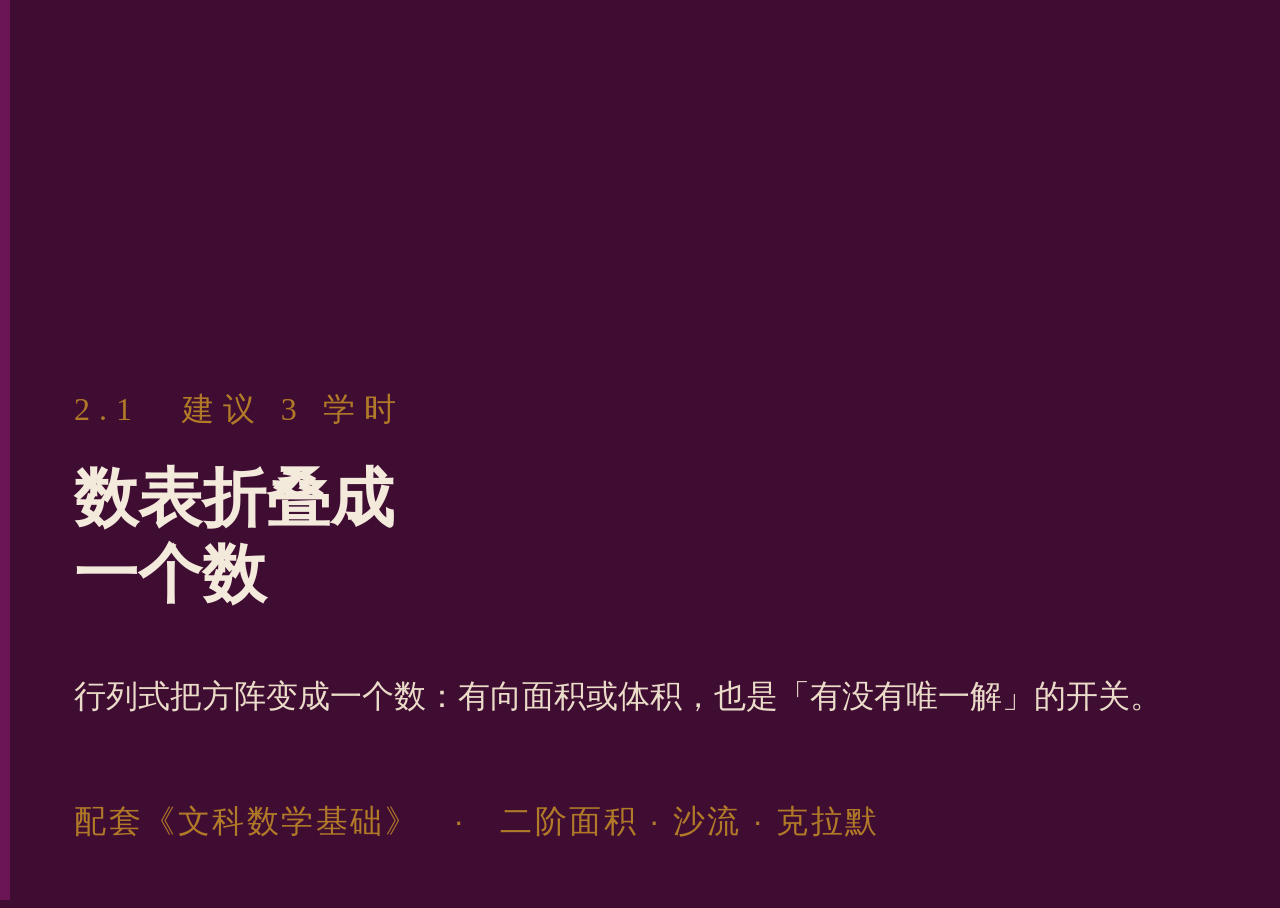
<file: lectures/21.html>
<!DOCTYPE html>
<html lang="zh-CN">
<head>
  <meta charset="UTF-8" />
  <meta name="viewport" content="width=device-width, initial-scale=1, viewport-fit=cover" />
  <title>2.1 行列式 · 文科高等数学</title>
  <link rel="stylesheet" href="../vendor/katex/katex.min.css" />
  <link rel="stylesheet" href="../css/deck.css?v=20261110174738" />
</head>
<body class="play">
  <div class="app cover-mode">
    <div class="spine" aria-hidden="true"></div>
    <header class="topbar">
      <a class="home" href="../index.html">目录</a>
      <span class="mark">NKU</span>
      <h1>文科高等数学　·　2.1 行列式</h1>
      <span class="sec" id="sec-label"></span>
    </header>
    <div class="progress" id="progress" aria-hidden="true"><i></i></div>
    <main class="stage">
<section class="slide cover" data-title="封面" data-notes="先 2 阶几何，再 3 阶沙流，最后克拉默。">
<div class="kicker">2.1　建议 3 学时</div>
        <h2>数表折叠成<br />一个数</h2>
        <p>行列式把方阵变成一个数：有向面积或体积，也是「有没有唯一解」的开关。</p>
        <div class="meta">配套《文科数学基础》　·　二阶面积 · 沙流 · 克拉默</div>
</section>
<section class="slide" data-title="目标" data-notes="开场读目标，下课回扣。">
<div class="num">目标</div><h2 class="slide-title">学完本讲，应能做到</h2><div class="obj"><div class="card"><span class="idx">01</span><p>能计算二阶、三阶行列式，并认出上三角「对角线连乘」。</p></div><div class="card"><span class="idx">02</span><p>能用性质（换行变号、倍加不变、成比例则 0）化简计算，会对四阶按行/列展开。</p></div><div class="card"><span class="idx">03</span><p>能用克拉默法则解二元、三元方程组（作为行列式的应用，不是唯一算法）。</p></div></div>
</section>
<section class="slide" data-title="本讲路线" data-notes="路线由下面六个分节自动生成。">
<h2 class="slide-title">本讲路线</h2><div class="card"><ol class="route"><li>问题：把方程组的解写成数表</li><li>二阶：有向面积</li><li>三阶沙流与高阶展开</li><li>性质：化简的许可证</li><li>克拉默法则</li><li>回顾与自测</li></ol></div>
</section>
<section data-sec="问题：把方程组的解写成数表" class="slide divider" data-sec-start="问题：把方程组的解写成数表" data-title="问题：把方程组的解写成数表">
<div class="sec-no">一</div><h2>问题：把方程组的解写成数表</h2><p>消元之后，分子分母都长得像「交叉相乘」。</p>
</section>
<section data-sec="问题：把方程组的解写成数表" class="slide" data-title="从消元到记号">
<h2 class="slide-title">从消元到记号</h2><p class="lead">行列式先是解方程组时反复出现的那一串数，后来才被看成面积。</p><div class="grid-2 fit"><div class="card"><h3>二元方程组</h3><div class="gold-rule"></div><ul><li>$a_{11}x_1+a_{12}x_2=b_1$</li><li>$a_{21}x_1+a_{22}x_2=b_2$</li><li>消元后分母都是 $a_{11}a_{22}-a_{12}a_{21}$。</li></ul></div><div class="card"><h3>二阶行列式</h3><div class="gold-rule"></div><ul><li>$$\begin{vmatrix}a_{11}&a_{12}\\ a_{21}&a_{22}\end{vmatrix}=a_{11}a_{22}-a_{12}a_{21}$$</li><li>把这个公共的分母单独记下来。</li><li>分子是用常数列替换对应列。</li></ul></div></div>
</section>
<section data-sec="二阶：有向面积" class="slide divider" data-sec-start="二阶：有向面积" data-title="二阶：有向面积">
<div class="sec-no">二</div><h2>二阶：有向面积</h2><p>ad−bc 是两列向量张成的平行四边形的有向面积。</p>
</section>
<section data-sec="二阶：有向面积" class="slide" data-title="二阶行列式">
<div class="num">定义</div><h2 class="slide-title">二阶行列式</h2><div class="card"><p>$$\begin{vmatrix}a&b\\ c&d\end{vmatrix}=ad-bc$$</p><p>几何：以 $u=(a,c)$、$v=(b,d)$ 为邻边的平行四边形有向面积。为 0 表示两向量共线。</p></div><p class="lead" style="margin-top:12px">后面线性方程组：$D=0$ 往往意味着没有唯一解。</p>
</section>
<section data-sec="二阶：有向面积" class="slide" data-title="拖动两个向量，看面积怎样变" data-notes="先拖成单位方（D=1），再交换看符号翻转，再点「共线」看 D=0。" data-hook="det-area">
<div class="num">实验 1</div><h2 class="slide-title">拖动两个向量，看面积怎样变</h2>
        <div class="grid-2" style="flex:1">
          <div class="plot-wrap"><canvas id="det-area-canvas"></canvas></div>
          <aside class="panel">
            <div class="ctrl">
              <button type="button" class="btn ghost" data-area="std">单位方</button>
              <button type="button" class="btn ghost" data-area="swap">交换 u、v</button>
              <button type="button" class="btn ghost" data-area="shear">切变</button>
              <button type="button" class="btn ghost" data-area="line">共线</button>
            </div>
            <div class="readout" id="det-area-read"></div>
            <div class="verdict" id="det-area-verdict"></div>
    </aside>
        </div>
</section>
<section data-sec="二阶：有向面积" class="slide" data-title="课堂练 1">
<div class="num">课堂练</div><span class="badge lv-base">基础</span><h2 class="slide-title">课堂练 1</h2><div class="prompt-box">计算 $\begin{vmatrix}1&2\\3&4\end{vmatrix}$。
若第二列改成第一列的 2 倍，结果是什么？说明几何意义。</div><p class="wait">约 2 分钟。<button type="button" class="btn ghost timer" data-sec="120">计时 2:00</button><span class="teacher-hint">　·　按 A 揭晓解答</span></p>
</section>
<section data-sec="二阶：有向面积" class="slide" data-title="课堂练 1" data-kind="answer">
<div class="num">解答</div><span class="badge">解答</span><h2 class="slide-title">课堂练 1</h2><ol class="answer-list"><li>$1\cdot 4-2\cdot 3=-2$。</li><li>第二列若为 $(2,6)^{\mathrm T}$，则 $1\cdot 6-2\cdot 3=0$。</li><li>两列成比例，平行四边形扁成一条线，面积为 0。</li></ol>
</section>
<section data-sec="二阶：有向面积" class="slide" data-title="课堂练 2　地块面积" data-hook="figs">
<div class="num">课堂练</div><span class="badge lv-apply">应用</span><h2 class="slide-title">课堂练 2　地块面积</h2><div class="grid-2 prompt-grid"><div class="prompt-box">地图上三点 $A(0,0)$、$B(4,1)$、$C(1,3)$（单位：百米）。
(1) 用二阶行列式求 $\triangle ABC$ 的面积。
(2) 若把 $C$ 挪到 $C'(8,2)$，面积变成多少？</div><div class="plot-wrap"><canvas data-fig="21-tri"></canvas></div></div><p class="wait">约 3 分钟。<button type="button" class="btn ghost timer" data-sec="180">计时 3:00</button><span class="teacher-hint">　·　按 A 揭晓解答</span></p>
</section>
<section data-sec="二阶：有向面积" class="slide" data-title="课堂练 2" data-kind="answer">
<div class="num">解答</div><span class="badge">解答</span><h2 class="slide-title">课堂练 2</h2><ol class="answer-list"><li>$\overrightarrow{AB}=(4,1)$，$\overrightarrow{AC}=(1,3)$。$\begin{vmatrix}4&1\\1&3\end{vmatrix}=12-1=11$，三角形是平行四边形的一半，面积 $\dfrac{11}{2}$。</li><li>(2) $\overrightarrow{AC'}=(8,2)=2\cdot(4,1)$，与 $AB$ 共线，行列式为 0，面积为 0：三点共线。</li></ol><div class="comment">面积取绝对值；符号只表示定向。</div>
</section>
<section data-sec="三阶沙流与高阶展开" class="slide divider" data-sec-start="三阶沙流与高阶展开" data-title="三阶沙流与高阶展开">
<div class="sec-no">三</div><h2>三阶沙流与高阶展开</h2><p>三阶用六项；四阶先找零，再按行或列展开。</p>
</section>
<section data-sec="三阶沙流与高阶展开" class="slide" data-title="三阶沙流（萨吕斯）">
<div class="num">定义</div><h2 class="slide-title">三阶沙流（萨吕斯）</h2><div class="card"><p>把前两列抄到右边。主对角及两条「右下」斜线取正；反对角及两条「左下」斜线取负。三正三负共六项。</p><p>只对三阶合法。四阶禁止沙流。</p></div><p class="lead" style="margin-top:12px">也可以按第一行展开成三个二阶行列式，结果相同。</p>
</section>
<section data-sec="三阶沙流与高阶展开" class="slide" data-title="六项逐个着色" data-notes="先用「例 2.1.1 的 D」拖到第 6 项得 11；再切到上三角，只剩 24。" data-hook="sarrus">
<div class="num">实验 2</div><h2 class="slide-title">六项逐个着色</h2>
        <div class="grid-2" style="flex:1">
          <div class="plot-wrap"><canvas id="sarrus-canvas"></canvas></div>
          <aside class="panel">
            <div class="ctrl">
              <button type="button" class="btn ghost on" data-sar="ex">例 2.1.1 的 D</button>
              <button type="button" class="btn ghost" data-sar="tri">上三角</button>
              <label style="margin-top:10px"><span>沙流项</span><span class="ctrl-val" id="sarrus-k-val">1 / 6</span></label>
              <input id="sarrus-k" type="range" min="0" max="5" step="1" value="0" />
            </div>
            <div class="readout" id="sarrus-read"></div>
            <div class="verdict" id="sarrus-verdict">实线三条取正号，虚线三条取负号。</div>
    </aside>
        </div>
</section>
<section data-sec="三阶沙流与高阶展开" class="slide" data-title="例 2.1.1　三元克拉默（上）" data-notes="教材把 x₁ 印成 21/11，漏了负号；按 D₁/D 应为 −21/11。">
<div class="num">例题</div><h2 class="slide-title">例 2.1.1　三元克拉默（上）</h2><div class="derive"><div class="dm">$$\begin{cases}x_1+2x_2+x_3=2\\ -2x_1+x_2-x_3=1\\ x_1-4x_2+2x_3=3\end{cases}$$</div><div class="dw"><span>教材方程组</span></div><div class="dm step" data-g="d1">$$D=\begin{vmatrix}1&2&1\\ -2&1&-1\\ 1&-4&2\end{vmatrix}=11\neq 0$$</div><div class="dw step" data-g="d1"><span>系数行列式：沙流或展开</span></div><div class="dm step" data-g="d2">$$D_1=\begin{vmatrix}2&2&1\\ 1&1&-1\\ 3&-4&2\end{vmatrix}=-21$$</div><div class="dw step" data-g="d2"><span>用常数列替换第 1 列</span></div><div class="dm step" data-g="d3">$$D_2=\begin{vmatrix}1&2&1\\ -2&1&-1\\ 1&3&2\end{vmatrix}=4$$</div><div class="dw step" data-g="d3"><span>替换第 2 列</span></div></div><p class="lead step">$D_3=\begin{vmatrix}1&2&2\\ -2&1&1\\ 1&-4&3\end{vmatrix}=35$。下一页写出解。</p>
</section>
<section data-sec="三阶沙流与高阶展开" class="slide" data-title="例 2.1.1　三元克拉默（下）">
<div class="num">例题</div><h2 class="slide-title">例 2.1.1　三元克拉默（下）</h2><div class="derive"><div class="dm">$$x_1=\frac{D_1}{D}=-\frac{21}{11},\quad x_2=\frac{4}{11},\quad x_3=\frac{35}{11}$$</div><div class="dw"><span>克拉默法则</span></div><div class="dm step" data-g="d1">$$\text{代回第一式：}-\frac{21}{11}+2\cdot\frac{4}{11}+\frac{35}{11}=\frac{22}{11}=2$$</div><div class="dw step" data-g="d1"><span>验算</span></div></div><p class="lead step">教材正文把 $x_1$ 写成了 $21/11$，漏掉负号。以 $D_1/D$ 为准。</p>
</section>
<section data-sec="三阶沙流与高阶展开" class="slide" data-title="代数余子式与按行展开">
<div class="num">定义</div><h2 class="slide-title">代数余子式与按行展开</h2><div class="card"><p>划去 $a_{ij}$ 所在的行和列，剩下的行列式是余子式 $M_{ij}$。代数余子式 $A_{ij}=(-1)^{i+j}M_{ij}$。</p><p>按第 $i$ 行：$\det A=\sum_j a_{ij}A_{ij}$。按列同理。</p></div><p class="lead" style="margin-top:12px">零多的那一行（列）最适合展开。符号由位置决定，与元素本身是多少无关。</p>
</section>
<section data-sec="三阶沙流与高阶展开" class="slide" data-title="例 2.1.2　四阶：沿零多的列展开">
<div class="num">例题</div><h2 class="slide-title">例 2.1.2　四阶：沿零多的列展开</h2><div class="derive"><div class="dm">$$D=\begin{vmatrix}0&-1&-1&2\\ 1&-1&0&2\\ -1&2&-1&0\\ 2&1&1&0\end{vmatrix}$$</div><div class="dw"><span>第 4 列有两个 0</span></div><div class="dm step" data-g="d1">$$=2A_{14}+2A_{24}$$</div><div class="dw step" data-g="d1"><span>$A_{14}=(-1)^{1+4}M_{14}$，$A_{24}=(-1)^{2+4}M_{24}$</span></div><div class="dm step" data-g="d2">$$=2(-1)\cdot 4+2\cdot 6=4$$</div><div class="dw step" data-g="d2"><span>两个三阶分别算得 4 与 6</span></div></div><p class="lead step">选零多的行或列，是高阶计算的第一原则。</p>
</section>
<section data-sec="三阶沙流与高阶展开" class="slide" data-title="例 2.1.3　四阶：先消元再展开">
<div class="num">例题</div><h2 class="slide-title">例 2.1.3　四阶：先消元再展开</h2><div class="derive"><div class="dm">$$\begin{vmatrix}-2&2&-4&0\\ 4&-1&3&5\\ 3&1&-2&-3\\ 2&0&5&1\end{vmatrix}$$</div><div class="dw"><span>第 2 列已有一个 0</span></div><div class="dm step" data-g="d1">$$\xrightarrow{\text{倍加}}\begin{vmatrix}-8&0&0&6\\ 7&0&1&2\\ 3&1&-2&-3\\ 2&0&5&1\end{vmatrix}$$</div><div class="dw step" data-g="d1"><span>把第 2 列再消成只剩一个非零</span></div><div class="dm step" data-g="d2">$$=(-1)^{3+2}\begin{vmatrix}-8&0&6\\ 7&1&2\\ 2&5&1\end{vmatrix}$$</div><div class="dw step" data-g="d2"><span>按第 2 列展开</span></div><div class="dm step" data-g="d3">$$=-270$$</div><div class="dw step" data-g="d3"><span>继续消元、展开；课堂认路，不必重算每一步</span></div></div><p class="lead step">沙流只到三阶。四阶靠性质和展开。</p>
</section>
<section data-sec="三阶沙流与高阶展开" class="slide" data-title="例 2.1.4　上三角：只看对角线">
<div class="num">例题</div><h2 class="slide-title">例 2.1.4　上三角：只看对角线</h2><div class="derive"><div class="dm">$$\begin{vmatrix}a_{11}&a_{12}&a_{13}&a_{14}\\ 0&a_{22}&a_{23}&a_{24}\\ 0&0&a_{33}&a_{34}\\ 0&0&0&a_{44}\end{vmatrix}$$</div><div class="dw"><span>上三角</span></div><div class="dm step" data-g="d1">$$=a_{11}a_{22}a_{33}a_{44}$$</div><div class="dw step" data-g="d1"><span>反复按第一列展开，每步只剩对角元</span></div></div><p class="lead step">下三角同样。行与列互换行列式不变，所以上三角换成下三角，值仍是对角连乘。</p>
</section>
<section data-sec="三阶沙流与高阶展开" class="slide" data-title="课堂练 3">
<div class="num">课堂练</div><span class="badge lv-base">基础</span><h2 class="slide-title">课堂练 3</h2><div class="prompt-box">计算 $\begin{vmatrix}1&2&3\\ 0&4&5\\ 0&0&6\end{vmatrix}$，并说明为什么可以「看一眼」。</div><p class="wait">约 2 分钟。<button type="button" class="btn ghost timer" data-sec="120">计时 2:00</button><span class="teacher-hint">　·　按 A 揭晓解答</span></p>
</section>
<section data-sec="三阶沙流与高阶展开" class="slide" data-title="课堂练 3" data-kind="answer">
<div class="num">解答</div><span class="badge">解答</span><h2 class="slide-title">课堂练 3</h2><ol class="answer-list"><li>上三角：行列式等于主对角连乘 $1\cdot 4\cdot 6=24$。</li><li>沙流里其余五项都含 0。</li><li>化成上三角是高阶计算的常规目标。</li></ol><div class="comment">会看三角阵，比会背六项更要紧。</div>
</section>
<section data-sec="性质：化简的许可证" class="slide divider" data-sec-start="性质：化简的许可证" data-title="性质：化简的许可证">
<div class="sec-no">四</div><h2>性质：化简的许可证</h2><p>换行变号，倍加不变，成比例则 0。</p>
</section>
<section data-sec="性质：化简的许可证" class="slide" data-title="性质（口算级）">
<h2 class="slide-title">性质（口算级）</h2><div class="grid-3 fit"><div class="card"><h3>换两行</h3><div class="gold-rule"></div><p>行列式变号。换两列同样。两行相同或成比例 ⇒ det = 0。</p></div><div class="card"><h3>倍加</h3><div class="gold-rule"></div><p>一行加上另一行的倍数，行列式不变。这是消元的许可证。</p></div><div class="card"><h3>提公因子</h3><div class="gold-rule"></div><p>某行乘 $k$，行列式乘 $k$。整行全 0 ⇒ det = 0。</p></div></div>
</section>
<section data-sec="性质：化简的许可证" class="slide" data-title="行列式为 0 在说什么">
<h2 class="slide-title">行列式为 0 在说什么</h2><div class="grid-2 fit"><div class="card"><h3>几何</h3><div class="gold-rule"></div><ul><li>面积或体积扁掉。</li><li>列向量线性相关。</li></ul></div><div class="card"><h3>方程组</h3><div class="gold-rule"></div><ul><li>系数矩阵不可逆。</li><li>可能无解或无穷解，下一讲再说。</li></ul></div></div>
</section>
<section data-sec="性质：化简的许可证" class="slide" data-title="例 2.1.5　含参数：先消元再因式分解">
<div class="num">例题</div><h2 class="slide-title">例 2.1.5　含参数：先消元再因式分解</h2><div class="derive"><div class="dm">$$\begin{vmatrix}a+1&2&2\\ -2&a+4&-5\\ 2&-2&a+1\end{vmatrix}=0$$</div><div class="dw"><span>求 $a$</span></div><div class="dm step" data-g="d1">$$\xrightarrow{r_1+r_2}\begin{vmatrix}a+3&0&a+3\\ -2&a+4&-5\\ 2&-2&a+1\end{vmatrix}$$</div><div class="dw step" data-g="d1"><span>第 1 行加第 2 行</span></div><div class="dm step" data-g="d2">$$\xrightarrow{c_3-c_1}\begin{vmatrix}a+3&0&0\\ -2&a+4&-3\\ 2&-2&a-1\end{vmatrix}$$</div><div class="dw step" data-g="d2"><span>第 3 列减第 1 列</span></div><div class="dm step" data-g="d3">$$=(a+3)\bigl[(a+4)(a-1)-6\bigr]=(a+3)(a+5)(a-2)$$</div><div class="dw step" data-g="d3"><span>按第 1 行展开</span></div><div class="dm step" data-g="d4">$$a=-3,\ -5,\ 2$$</div><div class="dw step" data-g="d4"><span>令乘积为 0</span></div></div><p class="lead step">含参数时不要直接展开成三次式硬算；先用倍加制造零。</p>
</section>
<section data-sec="性质：化简的许可证" class="slide" data-title="课堂练 4　性质">
<div class="num">课堂练</div><span class="badge lv-judge">辨析</span><h2 class="slide-title">课堂练 4　性质</h2><div class="prompt-box">不计算具体数字：说明为何 $\begin{vmatrix}1&2&3\\1&2&3\\4&5&6\end{vmatrix}=0$，以及把第一、二行互换后行列式与原来差一个符号。</div><p class="wait">约 2 分钟。<button type="button" class="btn ghost timer" data-sec="120">计时 2:00</button><span class="teacher-hint">　·　按 A 揭晓解答</span></p>
</section>
<section data-sec="性质：化简的许可证" class="slide" data-title="课堂练 4" data-kind="answer">
<div class="num">解答</div><span class="badge">解答</span><h2 class="slide-title">课堂练 4</h2><ol class="answer-list"><li>前两行相同（成比例系数为 1），行列式为 0。</li><li>换两行变号：0 的相反数仍是 0。</li><li>成比例比「算六项」更快。</li></ol>
</section>
<section data-sec="性质：化简的许可证" class="slide" data-title="课堂练 5">
<div class="num">课堂练</div><span class="badge lv-vary">变式</span><h2 class="slide-title">课堂练 5</h2><div class="prompt-box">已知 $\begin{vmatrix}a&b\\c&d\end{vmatrix}=5$。求 $\begin{vmatrix}a&b\\2c&2d\end{vmatrix}$ 与 $\begin{vmatrix}c&d\\a&b\end{vmatrix}$。</div><p class="wait">约 2 分钟。<button type="button" class="btn ghost timer" data-sec="120">计时 2:00</button><span class="teacher-hint">　·　按 A 揭晓解答</span></p>
</section>
<section data-sec="性质：化简的许可证" class="slide" data-title="课堂练 5" data-kind="answer">
<div class="num">解答</div><span class="badge">解答</span><h2 class="slide-title">课堂练 5</h2><ol class="answer-list"><li>第二行 ×2，结果 10。</li><li>换两行，结果 −5。</li><li>不必知道 a,b,c,d 是什么。</li></ol>
</section>
<section data-sec="性质：化简的许可证" class="slide" data-title="找错 1　四阶还在用沙流">
<div class="num">课堂练</div><span class="badge lv-judge">找错</span><h2 class="slide-title">找错 1　四阶还在用沙流</h2><div class="card mistake"><p class="given">计算 $\begin{vmatrix}1&0&0&1\\ 0&1&0&0\\ 0&0&1&0\\ 1&0&0&1\end{vmatrix}$。</p><h3>某同学这样写</h3><ol><li>把前两列抄到右边，按三阶沙流的办法画斜线。</li><li>得到一长串乘积，合计为 2。</li></ol></div><p class="wait">哪一步的想法错了？正确结果是多少？　约 2 分钟。<button type="button" class="btn ghost timer" data-sec="120">计时 2:00</button><span class="teacher-hint">　·　按 A 揭晓解答</span></p>
</section>
<section data-sec="性质：化简的许可证" class="slide" data-title="找错 1" data-kind="answer">
<div class="num">解答</div><span class="badge">解答</span><h2 class="slide-title">找错 1</h2><ol class="answer-list"><li>第 1 步错。沙流只对三阶合法，四阶没有「抄两列再画六条斜线」这一套。</li><li>正确：第 2 列只有一个 1，按第 2 列展开得 $(-1)^{2+2}\begin{vmatrix}1&0&1\\ 0&1&0\\ 1&0&1\end{vmatrix}$。</li><li>里面这个三阶两行成比例（第 1、3 行相同），为 0。所以原式 $=0$。</li></ol><div class="comment">四阶：找零、倍加、展开。</div>
</section>
<section data-sec="克拉默法则" class="slide divider" data-sec-start="克拉默法则" data-title="克拉默法则">
<div class="sec-no">五</div><h2>克拉默法则</h2><p>D≠0 时，解是「替换列」的行列式之比。</p>
</section>
<section data-sec="克拉默法则" class="slide" data-title="克拉默法则（二元）">
<div class="num">定义</div><h2 class="slide-title">克拉默法则（二元）</h2><div class="card"><p>$a_{11}x_1+a_{12}x_2=b_1$，$a_{21}x_1+a_{22}x_2=b_2$。令 $D=\begin{vmatrix}a_{11}&a_{12}\\ a_{21}&a_{22}\end{vmatrix}$，$D_1$、$D_2$ 分别用常数列替换第 1、2 列。</p><p>若 $D\neq 0$，则 $x_1=D_1/D$，$x_2=D_2/D$。</p></div><p class="lead" style="margin-top:12px">三元同理。这是行列式的应用展示，不是解方程组的首选算法。</p>
</section>
<section data-sec="克拉默法则" class="slide" data-title="课堂练 6">
<div class="num">课堂练</div><span class="badge lv-base">基础</span><h2 class="slide-title">课堂练 6</h2><div class="prompt-box">用克拉默法则解 $x+y=3$，$x-y=1$。写出 $D$、$D_1$、$D_2$。</div><p class="wait">约 3 分钟。<button type="button" class="btn ghost timer" data-sec="180">计时 3:00</button><span class="teacher-hint">　·　按 A 揭晓解答</span></p>
</section>
<section data-sec="克拉默法则" class="slide" data-title="课堂练 6" data-kind="answer">
<div class="num">解答</div><span class="badge">解答</span><h2 class="slide-title">课堂练 6</h2><ol class="answer-list"><li>$D=\begin{vmatrix}1&1\\1&-1\end{vmatrix}=-2$。</li><li>$D_1=\begin{vmatrix}3&1\\1&-1\end{vmatrix}=-4$，$D_2=\begin{vmatrix}1&3\\1&1\end{vmatrix}=-2$。</li><li>$x=(-4)/(-2)=2$，$y=(-2)/(-2)=1$。代回：2+1=3，2−1=1。</li></ol>
</section>
<section data-sec="克拉默法则" class="slide" data-title="和 2.2、2.3 的接头">
<h2 class="slide-title">和 2.2、2.3 的接头</h2><div class="grid-3 fit"><div class="card"><h3>可逆</h3><div class="gold-rule"></div><p>方阵可逆 $\Leftrightarrow$ det≠0。下一讲公式会用到 $D$。</p></div><div class="card"><h3>方程组</h3><div class="gold-rule"></div><p>$D\neq 0$ 则克拉默给出唯一解。$D=0$ 交给下一讲的平面位置。</p></div><div class="card"><h3>不要</h3><div class="gold-rule"></div><p>把所有问题都用克拉默硬算三阶。</p></div></div>
</section>
<section data-sec="回顾与自测" class="slide divider" data-sec-start="回顾与自测" data-title="回顾与自测">
<div class="sec-no">六</div><h2>回顾与自测</h2>
</section>
<section data-sec="回顾与自测" class="slide" data-title="文化卡片 · 折叠成一个数" data-notes="控制在两三分钟。">
<div class="num">文化</div><div class="culture"><span class="badge">文化卡片 · 折叠成一个数</span><blockquote>行列式最初出现在解线性方程组的消元里，后来才被看成体积缩放。</blockquote><p>莱布尼茨就写过用行列式判别方程组。对文科学生：记住它是「方阵→一个数」的折叠，0 与非 0 往往比具体数值更要紧。</p></div>
</section>
<section data-sec="回顾与自测" class="slide" data-title="小结" data-notes="下课回扣目标。">
<h2 class="slide-title">带走与易错</h2><div class="grid-2 fit"><div class="card"><h3>带走</h3><div class="gold-rule"></div><ul><li>二阶 ad−bc 是有向面积；三阶沙流；三角阵看对角。</li><li>换行变号，倍加不变，成比例则 0；四阶靠展开。</li><li>克拉默：$D
eq 0$ 时解是替换列的行列式之比。</li></ul></div><div class="card"><h3>易错</h3><div class="gold-rule"></div><ul><li>四阶仍用沙流。</li><li>把 det=0 说成「方程组无解」（也可能无穷解）。</li><li>克拉默算完不代回验算。</li></ul></div></div>
</section>
<section data-sec="回顾与自测" class="slide" data-title="课后自测" data-notes="课后让学生用手机打开本页自测。" data-hook="quiz">
<div class="num">自测</div><h2 class="slide-title">课后自测</h2><div class="quiz" data-quiz="21" data-n="6"></div>
</section>
<section data-sec="回顾与自测" class="slide" data-title="作业" data-notes="当堂布置。">
<h2 class="slide-title">作业</h2><div class="grid-3 fit"><div class="card"><h3>必做</h3><div class="gold-rule"></div><ul><li>计算 $\begin{vmatrix}1&0&1\\ 2&1&0\\ -3&2&-5\end{vmatrix}$ 与一个上三角三阶。</li><li>用性质说明两行相同则行列式为 0。</li><li>说明四阶为什么先找零，再展开，而不是用沙流。</li><li>用克拉默解 $2x+y=5$，$x-y=1$。</li></ul></div><div class="card"><h3>选做</h3><div class="gold-rule"></div><ul><li>* 解释为何换行变号与「有向面积」一致。</li><li>* 求 $a$ 使 $\begin{vmatrix}a&1\\ 2&a\end{vmatrix}=0$。</li></ul></div><div class="card"><h3>下一讲</h3><div class="gold-rule"></div><p>下一讲 2.2：矩阵运算，行×列，AB≠BA。</p></div></div>
</section>
    </main>
    <canvas class="ink" id="ink"></canvas>
    <button type="button" class="clock" id="clock" title="点一下停止计时"></button>
    <div class="notes" id="notes"></div>
    <div class="outline" id="outline"><h3>本讲提纲 I</h3><div id="outline-list"></div></div>
    <div class="help" id="help">
      <h3>翻页</h3>
      <p>手机：左右滑动，或点底部「上一页」「下一页」。「解答」揭晓答案，「提纲」跳到某一页。</p>
      <p>键盘：→ / 空格 下一步或下一页　　← 上一步　　Home / End 首尾</p>
      <p>F 全屏　　A 揭晓解答　　I 提纲　　? 本面板</p>
      <p>T 课堂练计时　　P 画笔（C 清除本页笔迹）　　B 黑屏</p>
      <p class="teacher-only">N 备注（仅教师版 ?teacher=1）</p>
      <p>推导页逐行出现，按 → 一步一步走。解答页默认跳过；点「解答」或按 A 后进入线性顺序。滑条用手指拖；用键盘时先点空白再按方向键。</p>
    </div>
    <div class="blackout" id="blackout"></div>
    <footer class="botbar">
      <span>南开大学数学科学学院</span>
      <span id="page">1 / 1</span>
      <span class="keys">
        <button type="button" class="btn ghost" id="btn-prev">上一页</button>
        <button type="button" class="btn ghost" id="btn-next">下一页</button>
        <button type="button" class="btn ghost" id="btn-ans">解答 A</button>
        <button type="button" class="btn ghost" id="btn-toc">提纲 I</button>
        <button type="button" class="btn ghost" id="btn-notes">备注 N</button>
        <button type="button" class="btn ghost" id="btn-pen">画笔 P</button>
        <button type="button" class="btn ghost" id="btn-full">全屏 F</button>
        <button type="button" class="btn ghost" id="btn-help">?</button>
      </span>
    </footer>
  </div>
  <script src="../vendor/katex/katex.min.js"></script>
  <script src="../vendor/katex/contrib/auto-render.min.js"></script>
  <script src="../js/deck.js?v=20261110174738"></script>
  <script src="../js/plot.js?v=20261110174738"></script>
  <script src="../js/figs.js?v=20261110174738"></script>
  <script src="../js/quiz.js?v=20261110174738"></script>
  <script src="../js/quiz/21.js?v=20261110174738"></script>
  <script src="../js/labs/21-sarrus.js?v=20261110174738"></script>
</body>
</html>
</file>
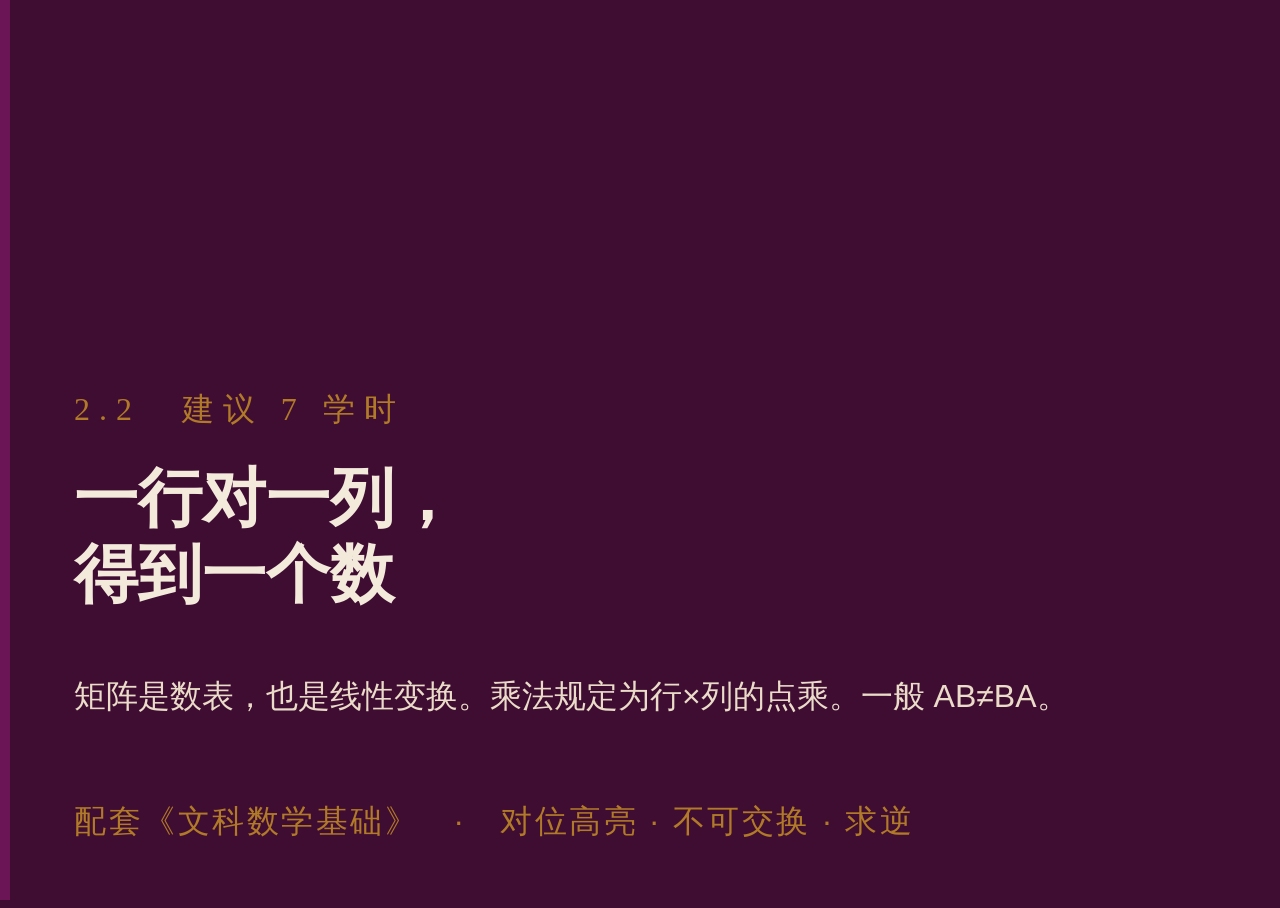
<file: lectures/22.html>
<!DOCTYPE html>
<html lang="zh-CN">
<head>
  <meta charset="UTF-8" />
  <meta name="viewport" content="width=device-width, initial-scale=1, viewport-fit=cover" />
  <title>2.2 矩阵及其运算 · 文科高等数学</title>
  <link rel="stylesheet" href="../vendor/katex/katex.min.css" />
  <link rel="stylesheet" href="../css/deck.css?v=20261110174738" />
</head>
<body class="play">
  <div class="app cover-mode">
    <div class="spine" aria-hidden="true"></div>
    <header class="topbar">
      <a class="home" href="../index.html">目录</a>
      <span class="mark">NKU</span>
      <h1>文科高等数学　·　2.2 矩阵及其运算</h1>
      <span class="sec" id="sec-label"></span>
    </header>
    <div class="progress" id="progress" aria-hidden="true"><i></i></div>
    <main class="stage">
<section class="slide cover" data-title="封面" data-notes="先概念与加减，再乘法几何，最后秩与逆。">
<div class="kicker">2.2　建议 7 学时</div>
        <h2>一行对一列，<br />得到一个数</h2>
        <p>矩阵是数表，也是线性变换。乘法规定为行×列的点乘。一般 AB≠BA。</p>
        <div class="meta">配套《文科数学基础》　·　对位高亮 · 不可交换 · 求逆</div>
</section>
<section class="slide" data-title="目标" data-notes="开场读目标，下课回扣。">
<div class="num">目标</div><h2 class="slide-title">学完本讲，应能做到</h2><div class="obj"><div class="card"><span class="idx">01</span><p>能按「行×列」计算矩阵乘法，并先检查尺寸是否匹配。</p></div><div class="card"><span class="idx">02</span><p>能举 AB≠BA 与零因子的例子，说明乘法不可随便换序、也不能随意约去。</p></div><div class="card"><span class="idx">03</span><p>能用初等行变换把矩阵化成阶梯形并读出秩；会用伴随公式或行变换求 2×2、3×3 的逆，并解 AX=B。</p></div></div>
</section>
<section class="slide" data-title="本讲路线" data-notes="路线由下面六个分节自动生成。">
<h2 class="slide-title">本讲路线</h2><div class="card"><ol class="route"><li>概念：去掉标签的数表</li><li>加减与数乘：同型才能对位</li><li>乘法：左行对右列</li><li>阶梯形与秩</li><li>逆矩阵与可逆方程</li><li>回顾与自测</li></ol></div>
</section>
<section data-sec="概念：去掉标签的数表" class="slide divider" data-sec-start="概念：去掉标签的数表" data-title="概念：去掉标签的数表">
<div class="sec-no">一</div><h2>概念：去掉标签的数表</h2><p>成绩表、方程组系数，剥掉表头就是矩阵。</p>
</section>
<section data-sec="概念：去掉标签的数表" class="slide" data-title="矩阵">
<div class="num">定义</div><h2 class="slide-title">矩阵</h2><div class="card"><p>$m\times n$ 矩阵：m 行 n 列的数表，记 $\mathbf A=(a_{ij})_{m\times n}$。</p><p>$m=n$ 叫方阵；$m=1$ 是行向量，$n=1$ 是列向量。</p></div><p class="lead" style="margin-top:12px">本课元素取实数。两个矩阵相等：同型且对应位置元素全相等。</p>
</section>
<section data-sec="概念：去掉标签的数表" class="slide" data-title="例 2.2.1　成绩表">
<div class="num">例题</div><h2 class="slide-title">例 2.2.1　成绩表</h2><p class="lead">矩阵不记得「这是谁的分」，只记得位置上的数。</p><div class="grid-2 fit"><div class="card"><h3>期中 A</h3><div class="gold-rule"></div><ul><li>$$\begin{pmatrix}81&75&90&73\\ 78&84&88&69\\ 91&82&85&78\end{pmatrix}$$</li><li>行：数、外、计；列：甲乙丙丁。</li></ul></div><div class="card"><h3>期末 B</h3><div class="gold-rule"></div><ul><li>$$\begin{pmatrix}84&80&93&74\\ 81&77&85&70\\ 65&91&82&73\end{pmatrix}$$</li><li>去掉姓名科目，剩下两张同型数表。</li></ul></div></div>
</section>
<section data-sec="概念：去掉标签的数表" class="slide" data-title="例 2.2.2　方程组写成矩阵">
<div class="num">例题</div><h2 class="slide-title">例 2.2.2　方程组写成矩阵</h2><div class="derive"><div class="dm">$$\begin{cases}a_{11}x_1+\cdots+a_{1n}x_n=b_1\\ \vdots\\ a_{m1}x_1+\cdots+a_{mn}x_n=b_m\end{cases}$$</div><div class="dw"><span>m 个方程，n 个未知数</span></div><div class="dm step" data-g="d1">$$A=(a_{ij})_{m\times n}$$</div><div class="dw step" data-g="d1"><span>系数矩阵：未知数前面的数</span></div><div class="dm step" data-g="d2">$$\bar A=[A|b]$$</div><div class="dw step" data-g="d2"><span>增广矩阵：再并上一列常数</span></div></div>
</section>
<section data-sec="概念：去掉标签的数表" class="slide" data-title="例 2.2.3　相等与零矩阵">
<div class="num">例题</div><h2 class="slide-title">例 2.2.3　相等与零矩阵</h2><div class="derive"><div class="dm">$$\begin{pmatrix}1&0\\0&1\end{pmatrix}\neq\begin{pmatrix}1&0\\1&1\end{pmatrix}$$</div><div class="dw"><span>同型但有一个位置不同</span></div><div class="dm step" data-g="d1">$$O_{3\times 2}\neq O_{2\times 2}$$</div><div class="dw step" data-g="d1"><span>全是 0 也要同型才谈得上相等</span></div><div class="dm step" data-g="d2">$$O_{m\times n}$$</div><div class="dw step" data-g="d2"><span>零矩阵：每个元素都是 0</span></div></div><p class="lead step">转置 $A^{\mathrm T}$：行列互换；$(A^{\mathrm T})^{\mathrm T}=A$。</p>
</section>
<section data-sec="加减与数乘：同型才能对位" class="slide divider" data-sec-start="加减与数乘：同型才能对位" data-title="加减与数乘：同型才能对位">
<div class="sec-no">二</div><h2>加减与数乘：同型才能对位</h2><p>对应位置相加；每个元素乘同一个数。</p>
</section>
<section data-sec="加减与数乘：同型才能对位" class="slide" data-title="加法与数乘">
<div class="num">定义</div><h2 class="slide-title">加法与数乘</h2><div class="card"><p>同型矩阵 $A,B$：$(A+B)_{ij}=a_{ij}+b_{ij}$，$(kA)_{ij}=ka_{ij}$。</p><p>性质：$A+B=B+A$，$(A+B)+C=A+(B+C)$，$A+O=A$，$(A+B)^{\mathrm T}=A^{\mathrm T}+B^{\mathrm T}$。</p></div><p class="lead" style="margin-top:12px">$-A=(-1)A$，于是 $A-B=A+(-B)$。</p>
</section>
<section data-sec="加减与数乘：同型才能对位" class="slide" data-title="成绩相加（接例 2.2.1）">
<div class="num">例题</div><h2 class="slide-title">成绩相加（接例 2.2.1）</h2><div class="derive"><div class="dm">$$A+B=\begin{pmatrix}165&155&183&147\\ 159&161&173&139\\ 156&173&167&151\end{pmatrix}$$</div><div class="dw"><span>对应位置相加：甲的数学 81+84=165</span></div></div><p class="lead step">两场考试分数「叠」在一张表上，就是矩阵加法。</p>
</section>
<section data-sec="加减与数乘：同型才能对位" class="slide" data-title="例 2.2.4　解 A+3X=B">
<div class="num">例题</div><h2 class="slide-title">例 2.2.4　解 A+3X=B</h2><div class="derive"><div class="dm">$$A=\begin{pmatrix}3&-2&2&0\\1&3&0&8\\2&4&6&9\end{pmatrix},\ B=\begin{pmatrix}7&4&-3&3\\3&1&0&7\\5&2&3&9\end{pmatrix}$$</div><div class="dw"><span>同型 3×4</span></div><div class="dm step" data-g="d1">$$X=\tfrac13(B-A)$$</div><div class="dw step" data-g="d1"><span>移项再数乘</span></div><div class="dm step" data-g="d2">$$X=\begin{pmatrix}\tfrac43&2&-\tfrac53&1\\ \tfrac23&-\tfrac23&0&-\tfrac13\\ 1&-\tfrac23&-1&0\end{pmatrix}$$</div><div class="dw step" data-g="d2"><span>每个位置各自算</span></div></div>
</section>
<section data-sec="加减与数乘：同型才能对位" class="slide" data-title="课堂练 1">
<div class="num">课堂练</div><span class="badge lv-base">基础</span><h2 class="slide-title">课堂练 1</h2><div class="prompt-box">$A=\begin{pmatrix}1&2\\0&1\end{pmatrix}$，$B=\begin{pmatrix}0&1\\1&0\end{pmatrix}$。
计算 $2A-B$ 与 $A+B$。两者同型吗？</div><p class="wait">约 2 分钟。<button type="button" class="btn ghost timer" data-sec="120">计时 2:00</button><span class="teacher-hint">　·　按 A 揭晓解答</span></p>
</section>
<section data-sec="加减与数乘：同型才能对位" class="slide" data-title="课堂练 1" data-kind="answer">
<div class="num">解答</div><span class="badge">解答</span><h2 class="slide-title">课堂练 1</h2><ol class="answer-list"><li>$2A=\begin{pmatrix}2&4\\0&2\end{pmatrix}$，$2A-B=\begin{pmatrix}2&3\\-1&2\end{pmatrix}$。</li><li>$A+B=\begin{pmatrix}1&3\\1&1\end{pmatrix}$。</li><li>都是 2×2，同型。</li></ol>
</section>
<section data-sec="乘法：左行对右列" class="slide divider" data-sec-start="乘法：左行对右列" data-title="乘法：左行对右列">
<div class="sec-no">三</div><h2>乘法：左行对右列</h2><p>先看尺寸，再点乘；一般不能换序。</p>
</section>
<section data-sec="乘法：左行对右列" class="slide" data-title="例 2.2.5　买文具">
<div class="num">例题</div><h2 class="slide-title">例 2.2.5　买文具</h2><div class="derive"><div class="dm">$$(0.3,\ 0.2,\ 0.8)\begin{pmatrix}12\\15\\1\end{pmatrix}$$</div><div class="dw"><span>单价行 × 数量列</span></div><div class="dm step" data-g="d1">$$0.3\cdot12+0.2\cdot15+0.8\cdot1=7.4$$</div><div class="dw step" data-g="d1"><span>一次点乘得到总价</span></div></div><p class="lead step">左的列数 = 右的行数，才能乘。</p>
</section>
<section data-sec="乘法：左行对右列" class="slide" data-title="矩阵乘法">
<div class="num">定义</div><h2 class="slide-title">矩阵乘法</h2><div class="card"><p>$A$ 为 $m\times n$，$B$ 为 $n\times p$，则 $C=AB$ 为 $m\times p$，</p><p>$$c_{ik}=\sum_{j=1}^{n}a_{ij}b_{jk}$$</p><p>（$A$ 的第 $i$ 行点乘 $B$ 的第 $k$ 列。）</p></div><p class="lead" style="margin-top:12px">定理 2.2.1：方阵有 $|AB|=|A||B|$。方程组可写成 $AX=B$。</p>
</section>
<section data-sec="乘法：左行对右列" class="slide" data-title="一行对一列，点乘得到一个数" data-notes="拖行、列。读出 (AB)_ij 的两项。" data-hook="matmul">
<div class="num">实验 1</div><h2 class="slide-title">一行对一列，点乘得到一个数</h2>
        <div class="grid-2" style="flex:1">
          <div class="plot-wrap"><canvas id="mm-canvas"></canvas></div>
          <aside class="panel">
            <div class="ctrl">
              <label><span>A 的行</span><span class="ctrl-val" id="mm-i-val">1</span></label>
              <input id="mm-i" type="range" min="0" max="1" step="1" value="0" />
              <label style="margin-top:10px"><span>B 的列</span><span class="ctrl-val" id="mm-j-val">1</span></label>
              <input id="mm-j" type="range" min="0" max="1" step="1" value="0" />
            </div>
            <div class="readout" id="mm-read"></div>
            <div class="verdict">一行对一列，点乘得到一个数。</div>
    </aside>
        </div>
</section>
<section data-sec="乘法：左行对右列" class="slide" data-title="例 2.2.6　行×列 vs 列×行">
<div class="num">例题</div><h2 class="slide-title">例 2.2.6　行×列 vs 列×行</h2><div class="derive"><div class="dm">$$A=(a_1,\ldots,a_n),\ B=\begin{pmatrix}b_1\\ \vdots\\ b_n\end{pmatrix}$$</div><div class="dw"><span>一行与一列</span></div><div class="dm step" data-g="d1">$$AB=a_1b_1+\cdots+a_nb_n$$</div><div class="dw step" data-g="d1"><span>结果是 1×1（一个数）</span></div><div class="dm step" data-g="d2">$$BA=(b_ia_j)_{n\times n}$$</div><div class="dw step" data-g="d2"><span>结果是 n 阶方阵</span></div></div><p class="lead step">连尺寸都不同，更谈不上 AB=BA。</p>
</section>
<section data-sec="乘法：左行对右列" class="slide" data-title="例 2.2.7　2×3 乘 3×4">
<div class="num">例题</div><h2 class="slide-title">例 2.2.7　2×3 乘 3×4</h2><div class="derive"><div class="dm">$$A=\begin{pmatrix}1&3&-2\\4&-1&5\end{pmatrix},\ B=\begin{pmatrix}2&-3&4&1\\-1&2&2&0\\4&5&1&1\end{pmatrix}$$</div><div class="dw"><span>左列=右行=3</span></div><div class="dm step" data-g="d1">$$AB=\begin{pmatrix}-9&-7&8&-1\\29&11&19&9\end{pmatrix}$$</div><div class="dw step" data-g="d1"><span>结果 2×4</span></div><div class="dm step" data-g="d2">$$BA\text{ 无定义}$$</div><div class="dw step" data-g="d2"><span>4≠2，右列≠左行</span></div></div>
</section>
<section data-sec="乘法：左行对右列" class="slide" data-title="例 2.2.8　非零矩阵，乘积可以是 O">
<div class="num">例题</div><h2 class="slide-title">例 2.2.8　非零矩阵，乘积可以是 O</h2><div class="derive"><div class="dm">$$A=\begin{pmatrix}-2&4\\1&-2\end{pmatrix},\ B=\begin{pmatrix}-16&-32\\8&16\end{pmatrix}$$</div><div class="dw"><span>两个都不是零矩阵</span></div><div class="dm step" data-g="d1">$$AB=\begin{pmatrix}64&128\\-32&-64\end{pmatrix}$$</div><div class="dw step" data-g="d1"><span>AB 也不是 O</span></div><div class="dm step" data-g="d2">$$BA=O$$</div><div class="dw step" data-g="d2"><span>零因子：不能从 AB=O 推出 A=O 或 B=O</span></div></div>
</section>
<section data-sec="乘法：左行对右列" class="slide" data-title="交换次序，结果可以完全不同" data-notes="A=[[0,1],[0,0]]，B=[[0,0],[1,0]]。先看 AB 再看 BA。" data-hook="abba">
<div class="num">实验 2</div><h2 class="slide-title">交换次序，结果可以完全不同</h2>
        <div class="grid-2" style="flex:1">
          <div class="plot-wrap"><canvas id="abba-canvas"></canvas></div>
          <aside class="panel">
            <div class="ctrl">
              <div class="seg">
                <button type="button" data-prod="ab" class="on">看 AB</button>
                <button type="button" data-prod="ba">看 BA</button>
              </div>
            </div>
            <div class="readout" id="abba-read"></div>
            <div class="verdict">交换次序，结果可以完全不同。</div>
    </aside>
        </div>
</section>
<section data-sec="乘法：左行对右列" class="slide" data-title="课堂练 2">
<div class="num">课堂练</div><span class="badge lv-judge">辨析</span><h2 class="slide-title">课堂练 2</h2><div class="prompt-box">$A=\begin{pmatrix}0&1\\0&0\end{pmatrix}$，$B=\begin{pmatrix}0&0\\1&0\end{pmatrix}$。
计算 AB 与 BA。说明什么？</div><p class="wait">约 3 分钟。<button type="button" class="btn ghost timer" data-sec="180">计时 3:00</button><span class="teacher-hint">　·　按 A 揭晓解答</span></p>
</section>
<section data-sec="乘法：左行对右列" class="slide" data-title="课堂练 2" data-kind="answer">
<div class="num">解答</div><span class="badge">解答</span><h2 class="slide-title">课堂练 2</h2><ol class="answer-list"><li>$AB=\begin{pmatrix}1&0\\0&0\end{pmatrix}$，$BA=\begin{pmatrix}0&0\\0&1\end{pmatrix}$。</li><li>$AB\neq BA$。</li><li>矩阵乘法不可交换——与数的乘法最大的差别。</li></ol><div class="comment">两个都不是零矩阵，乘积却可以「很多零」。</div>
</section>
<section data-sec="乘法：左行对右列" class="slide" data-title="找错 1　当成逐项相乘">
<div class="num">课堂练</div><span class="badge lv-judge">找错</span><h2 class="slide-title">找错 1　当成逐项相乘</h2><div class="card mistake"><p class="given">$A=\begin{pmatrix}1&2\\3&4\end{pmatrix}$，$B=\begin{pmatrix}0&1\\1&0\end{pmatrix}$。有人算 $AB=\begin{pmatrix}0&2\\3&0\end{pmatrix}$。</p><h3>某同学这样写</h3><ol><li>把对应位置直接相乘。</li><li>得到 $\begin{pmatrix}0&2\\3&0\end{pmatrix}$。</li></ol></div><p class="wait">错在哪里？正确的 AB 是什么？　约 2 分钟。<button type="button" class="btn ghost timer" data-sec="120">计时 2:00</button><span class="teacher-hint">　·　按 A 揭晓解答</span></p>
</section>
<section data-sec="乘法：左行对右列" class="slide" data-title="找错 1" data-kind="answer">
<div class="num">解答</div><span class="badge">解答</span><h2 class="slide-title">找错 1</h2><ol class="answer-list"><li>矩阵乘法不是逐项相乘。</li><li>第一行×第一列：$1\cdot0+2\cdot1=2$；第一行×第二列：$1\cdot1+2\cdot0=1$。</li><li>$AB=\begin{pmatrix}2&1\\4&3\end{pmatrix}$。</li></ol>
</section>
<section data-sec="乘法：左行对右列" class="slide" data-title="乘法性质（不能换序）">
<h2 class="slide-title">乘法性质（不能换序）</h2><div class="grid-3 fit"><div class="card"><h3>结合</h3><div class="gold-rule"></div><p>$(AB)C=A(BC)$。</p></div><div class="card"><h3>分配</h3><div class="gold-rule"></div><p>$(A+B)C=AC+BC$，左乘同理。</p></div><div class="card"><h3>转置</h3><div class="gold-rule"></div><p>$(AB)^{\mathrm T}=B^{\mathrm T}A^{\mathrm T}$（次序反过来）。</p></div></div>
</section>
<section data-sec="乘法：左行对右列" class="slide" data-title="单位矩阵">
<div class="num">定义</div><h2 class="slide-title">单位矩阵</h2><div class="card"><p>$I_n$：主对角全 1，其余 0。对 $m\times n$ 的 $A$，有 $I_mA=AI_n=A$。</p><p>左乘、右乘都要说清楚：乘在哪一侧。</p></div>
</section>
<section data-sec="乘法：左行对右列" class="slide" data-title="2×2 怎样扭动单位正方形" data-notes="先 a=d=1、b=c=0 看单位方；再拖 b 做切变；再让 det=0 看压扁。" data-hook="linxf">
<div class="num">实验 3</div><h2 class="slide-title">2×2 怎样扭动单位正方形</h2>
        <div class="grid-2" style="flex:1">
          <div class="plot-wrap"><canvas id="lin-canvas"></canvas></div>
          <aside class="panel">
            <div class="ctrl">
              <label><span>a</span><span class="ctrl-val" id="lin-a-val">1</span></label>
              <input id="lin-a" type="range" min="-2" max="2" step="0.1" value="1" />
              <label style="margin-top:8px"><span>b</span><span class="ctrl-val" id="lin-b-val">0</span></label>
              <input id="lin-b" type="range" min="-2" max="2" step="0.1" value="0" />
              <label style="margin-top:8px"><span>c</span><span class="ctrl-val" id="lin-c-val">0</span></label>
              <input id="lin-c" type="range" min="-2" max="2" step="0.1" value="0" />
              <label style="margin-top:8px"><span>d</span><span class="ctrl-val" id="lin-d-val">1</span></label>
              <input id="lin-d" type="range" min="-2" max="2" step="0.1" value="1" />
            </div>
            <div class="readout" id="lin-read"></div>
            <div class="verdict" id="lin-verdict">单位正方形被矩阵变成平行四边形；det=0 时扁成一条线。</div>
    </aside>
        </div>
</section>
<section data-sec="阶梯形与秩" class="slide divider" data-sec-start="阶梯形与秩" data-title="阶梯形与秩">
<div class="sec-no">四</div><h2>阶梯形与秩</h2><p>三种行变换化阶梯；非零行数就是秩。</p>
</section>
<section data-sec="阶梯形与秩" class="slide" data-title="初等行变换">
<div class="num">定义</div><h2 class="slide-title">初等行变换</h2><div class="card"><p>(1) 换行 $R_i\leftrightarrow R_j$；(2) 倍乘 $R_i\cdot c$（$c\neq0$）；(3) 倍加 $R_i+R_j\cdot c$。</p><p>对列做同样三件事叫初等列变换。解方程组时通常只做行变换。</p></div>
</section>
<section data-sec="阶梯形与秩" class="slide" data-title="阶梯形与秩">
<div class="num">定义</div><h2 class="slide-title">阶梯形与秩</h2><div class="card"><p>每行第一个非零元（首元）必须在上一行首元的右下方。</p><p>定理 2.2.2：任一矩阵经有限次行变换可化成阶梯形。非零行数记作 $r(A)$，与化法无关。</p></div>
</section>
<section data-sec="阶梯形与秩" class="slide" data-title="例 2.2.9　哪一个是阶梯形？" data-notes="四个矩阵按教材图口述即可，不必抄满屏。">
<div class="num">例题</div><h2 class="slide-title">例 2.2.9　哪一个是阶梯形？</h2><div class="derive"><div class="dm">$$(1)(2)(4)\text{ 是阶梯形}$$</div><div class="dw"><span>首元逐步右移</span></div><div class="dm step" data-g="d1">$$(3)\text{ 不是}$$</div><div class="dw step" data-g="d1"><span>第 5 行首元落在第 4 行首元正下方，没有更右</span></div></div>
</section>
<section data-sec="阶梯形与秩" class="slide" data-title="例 2.2.10　化阶梯求秩（摘要）">
<div class="num">例题</div><h2 class="slide-title">例 2.2.10　化阶梯求秩（摘要）</h2><div class="derive"><div class="dm">$$A=\begin{pmatrix}0&3&2&-1&5\\1&-1&0&0&3\\2&7&3&0&6\\0&-2&5&1&0\end{pmatrix}$$</div><div class="dw"><span>先换行让首元到左上</span></div><div class="dm step" data-g="d1">$$R_1\leftrightarrow R_2,\ \text{再倍加消去}$$</div><div class="dw step" data-g="d1"><span>逐步消成阶梯</span></div><div class="dm step" data-g="d2">$$r(A)=4$$</div><div class="dw step" data-g="d2"><span>阶梯形有 4 个非零行</span></div></div>
</section>
<section data-sec="阶梯形与秩" class="slide" data-title="例 2.2.11　秩可以小于行数">
<div class="num">例题</div><h2 class="slide-title">例 2.2.11　秩可以小于行数</h2><div class="derive"><div class="dm">$$A=\begin{pmatrix}1&2&3&4\\1&-2&4&5\\1&10&1&2\end{pmatrix}$$</div><div class="dw"><span>3×4</span></div><div class="dm step" data-g="d1">$$\xrightarrow{R_2-R_1,\ R_3-R_1}\begin{pmatrix}1&2&3&4\\0&-4&1&1\\0&8&-2&-2\end{pmatrix}$$</div><div class="dw step" data-g="d1"><span>前两列已有阶梯雏形</span></div><div class="dm step" data-g="d2">$$R_3+2R_2\Rightarrow\begin{pmatrix}1&2&3&4\\0&-4&1&1\\0&0&0&0\end{pmatrix}$$</div><div class="dw step" data-g="d2"><span>第三行消成 0</span></div><div class="dm step" data-g="d3">$$r(A)=2$$</div><div class="dw step" data-g="d3"><span>两个非零行</span></div></div>
</section>
<section data-sec="阶梯形与秩" class="slide" data-title="课堂练 3">
<div class="num">课堂练</div><span class="badge lv-vary">变式</span><h2 class="slide-title">课堂练 3</h2><div class="prompt-box">矩阵 $\begin{pmatrix}1&2&3\\2&4&6\\1&1&1\end{pmatrix}$ 的秩是多少？可逆吗？</div><p class="wait">约 2 分钟。<button type="button" class="btn ghost timer" data-sec="120">计时 2:00</button><span class="teacher-hint">　·　按 A 揭晓解答</span></p>
</section>
<section data-sec="阶梯形与秩" class="slide" data-title="课堂练 3" data-kind="answer">
<div class="num">解答</div><span class="badge">解答</span><h2 class="slide-title">课堂练 3</h2><ol class="answer-list"><li>第二行是第一行的 2 倍，消掉后变 0。</li><li>第三行减第一行得 $(0,-1,-2)$，再消，非零行剩 2 行，秩是 2。</li><li>3 阶方阵秩小于 3，不可逆。</li></ol>
</section>
<section data-sec="逆矩阵与可逆方程" class="slide divider" data-sec-start="逆矩阵与可逆方程" data-title="逆矩阵与可逆方程">
<div class="sec-no">五</div><h2>逆矩阵与可逆方程</h2><p>存在 B 使 AB=BA=I；用行变换把 [A|I] 化成 [I|A⁻¹]。</p>
</section>
<section data-sec="逆矩阵与可逆方程" class="slide" data-title="逆矩阵">
<div class="num">定义</div><h2 class="slide-title">逆矩阵</h2><div class="card"><p>方阵 $A$ 可逆：存在 $B$ 使 $AB=BA=I$，记 $B=A^{-1}$。</p><p>定理 2.2.3：$A$ 可逆 $\Leftrightarrow$ $|A|\neq0$ $\Leftrightarrow$ $r(A)=n$（满秩）。</p></div><p class="lead" style="margin-top:12px">$2\times2$：$D=ad-bc\neq0$ 时 $A^{-1}=\dfrac1D\begin{pmatrix}d&-b\\-c&a\end{pmatrix}$。</p>
</section>
<section data-sec="逆矩阵与可逆方程" class="slide" data-title="例 2.2.12　验证逆">
<div class="num">例题</div><h2 class="slide-title">例 2.2.12　验证逆</h2><div class="derive"><div class="dm">$$A=\begin{pmatrix}2&-1\\-5&3\end{pmatrix},\ B_1=\begin{pmatrix}3&1\\5&2\end{pmatrix}$$</div><div class="dw"><span>猜一个候选</span></div><div class="dm step" data-g="d1">$$AB_1=B_1A=I$$</div><div class="dw step" data-g="d1"><span>两边都乘成单位阵</span></div><div class="dm step" data-g="d2">$$A^{-1}=B_1$$</div><div class="dw step" data-g="d2"><span>逆唯一</span></div></div>
</section>
<section data-sec="逆矩阵与可逆方程" class="slide" data-title="例 2.2.13　先看法是否可逆">
<div class="num">例题</div><h2 class="slide-title">例 2.2.13　先看法是否可逆</h2><div class="derive"><div class="dm">$$A=\begin{pmatrix}0&1&2\\1&1&4\\2&-1&0\end{pmatrix}$$</div><div class="dw"><span>三阶</span></div><div class="dm step" data-g="d1">$$|A|=2\neq0$$</div><div class="dw step" data-g="d1"><span>可逆（满秩）</span></div></div>
</section>
<section data-sec="逆矩阵与可逆方程" class="slide" data-title="例 2.2.14　行变换求逆（摘要）">
<div class="num">例题</div><h2 class="slide-title">例 2.2.14　行变换求逆（摘要）</h2><div class="derive"><div class="dm">$$(A|I_3)\xrightarrow{\text{行变换}}(I_3|A^{-1})$$</div><div class="dw"><span>左边变 I，右边就是逆</span></div><div class="dm step" data-g="d1">$$A^{-1}=\begin{pmatrix}2&-1&1\\4&-2&1\\-\tfrac32&1&-\tfrac12\end{pmatrix}$$</div><div class="dw step" data-g="d1"><span>与例 2.2.13 的 A 配套</span></div></div><p class="lead step">性质：$(A^{-1})^{-1}=A$，$(AB)^{-1}=B^{-1}A^{-1}$，$(A^{\mathrm T})^{-1}=(A^{-1})^{\mathrm T}$，$(kA)^{-1}=\frac1k A^{-1}$（$k\neq0$）。</p>
</section>
<section data-sec="逆矩阵与可逆方程" class="slide" data-title="课堂练 4">
<div class="num">课堂练</div><span class="badge lv-base">基础</span><h2 class="slide-title">课堂练 4</h2><div class="prompt-box">$A=\begin{pmatrix}1&2\\0&1\end{pmatrix}$。求 $A^{-1}$，并验证 $AA^{-1}=I$。</div><p class="wait">约 3 分钟。<button type="button" class="btn ghost timer" data-sec="180">计时 3:00</button><span class="teacher-hint">　·　按 A 揭晓解答</span></p>
</section>
<section data-sec="逆矩阵与可逆方程" class="slide" data-title="课堂练 4" data-kind="answer">
<div class="num">解答</div><span class="badge">解答</span><h2 class="slide-title">课堂练 4</h2><ol class="answer-list"><li>$D=1$。对调主对角仍是 1,1；副对角 2 变号为 −2。</li><li>$A^{-1}=\begin{pmatrix}1&-2\\0&1\end{pmatrix}$。</li><li>相乘得 $I$。</li></ol>
</section>
<section data-sec="逆矩阵与可逆方程" class="slide" data-title="例 2.2.15　解 AX=B">
<div class="num">例题</div><h2 class="slide-title">例 2.2.15　解 AX=B</h2><div class="derive"><div class="dm">$$A=\begin{pmatrix}1&0&1\\3&1&0\\1&0&0\end{pmatrix},\ B=\begin{pmatrix}-1&4&2\\0&3&1\\2&-5&1\end{pmatrix}$$</div><div class="dw"><span>构造 (A|B)</span></div><div class="dm step" data-g="d1">$$(A|B)\xrightarrow{\text{行变换}}(I|X)$$</div><div class="dw step" data-g="d1"><span>左边变 I</span></div><div class="dm step" data-g="d2">$$X=A^{-1}B=\begin{pmatrix}2&-5&1\\-6&18&-2\\-3&9&1\end{pmatrix}$$</div><div class="dw step" data-g="d2"><span>右块就是解</span></div></div>
</section>
<section data-sec="逆矩阵与可逆方程" class="slide" data-title="例 2.2.16　解 XA=B">
<div class="num">例题</div><h2 class="slide-title">例 2.2.16　解 XA=B</h2><div class="derive"><div class="dm">$$X\begin{pmatrix}1&1&-1\\-2&1&1\\1&1&1\end{pmatrix}=\begin{pmatrix}1&-1&1\\0&3&1\end{pmatrix}$$</div><div class="dw"><span>未知在左边：用列变换，或先转置</span></div><div class="dm step" data-g="d1">$$X=BA^{-1}=\begin{pmatrix}-1&-\tfrac23&\tfrac23\\1&1&1\end{pmatrix}$$</div><div class="dw step" data-g="d1"><span>sympy 验算</span></div></div><p class="lead step">也可对 $A^{\mathrm T}X^{\mathrm T}=B^{\mathrm T}$ 做行变换，再转置回来。</p>
</section>
<section data-sec="逆矩阵与可逆方程" class="slide" data-title="课堂练 5">
<div class="num">课堂练</div><span class="badge lv-apply">应用</span><h2 class="slide-title">课堂练 5</h2><div class="prompt-box">若 A 可逆且 AX=B，X 写成什么？若 XA=B 呢？</div><p class="wait">约 2 分钟。<button type="button" class="btn ghost timer" data-sec="120">计时 2:00</button><span class="teacher-hint">　·　按 A 揭晓解答</span></p>
</section>
<section data-sec="逆矩阵与可逆方程" class="slide" data-title="课堂练 5" data-kind="answer">
<div class="num">解答</div><span class="badge">解答</span><h2 class="slide-title">课堂练 5</h2><ol class="answer-list"><li>$AX=B$ ⇒ 左乘 $A^{-1}$，得 $X=A^{-1}B$。</li><li>$XA=B$ ⇒ 右乘 $A^{-1}$，得 $X=BA^{-1}$。</li><li>乘在哪一侧必须看未知矩阵在哪一侧。</li></ol>
</section>
<section data-sec="逆矩阵与可逆方程" class="slide" data-title="找错 2　方程两侧乱乘">
<div class="num">课堂练</div><span class="badge lv-judge">找错</span><h2 class="slide-title">找错 2　方程两侧乱乘</h2><div class="card mistake"><p class="given">已知 AX=B，A 可逆。有人写成 $X=BA^{-1}$。</p><h3>某同学这样写</h3><ol><li>模仿数的除法「搬到另一边」。</li><li>得到 $X=BA^{-1}$。</li></ol></div><p class="wait">错在哪里？　约 2 分钟。<button type="button" class="btn ghost timer" data-sec="120">计时 2:00</button><span class="teacher-hint">　·　按 A 揭晓解答</span></p>
</section>
<section data-sec="逆矩阵与可逆方程" class="slide" data-title="找错 2" data-kind="answer">
<div class="num">解答</div><span class="badge">解答</span><h2 class="slide-title">找错 2</h2><ol class="answer-list"><li>$AX=B$ 只能两边左乘 $A^{-1}$，得 $X=A^{-1}B$。</li><li>$BA^{-1}$ 是 XA=B 的解，不是本题。</li><li>矩阵乘法有次序，不能当成分数随便挪。</li></ol>
</section>
<section data-sec="回顾与自测" class="slide divider" data-sec-start="回顾与自测" data-title="回顾与自测">
<div class="sec-no">六</div><h2>回顾与自测</h2>
</section>
<section data-sec="回顾与自测" class="slide" data-title="尺寸口诀">
<h2 class="slide-title">尺寸口诀</h2><div class="grid-3 fit"><div class="card"><h3>加法</h3><div class="gold-rule"></div><p>必须同型。</p></div><div class="card"><h3>乘法</h3><div class="gold-rule"></div><p>左列 = 右行。结果取「左行、右列」。</p></div><div class="card"><h3>逆</h3><div class="gold-rule"></div><p>必须方阵且 det≠0（满秩）。</p></div></div>
</section>
<section data-sec="回顾与自测" class="slide" data-title="文化卡片 · 表与变换" data-notes="控制在两三分钟。">
<div class="num">文化</div><div class="culture"><span class="badge">文化卡片 · 表与变换</span><blockquote>矩阵把「一张表」变成可以复合的操作。十九世纪它为解方程组服务，二十世纪它为数据、图像与网络服务。</blockquote><p>最硬的一句话仍是：乘法有次序。下一讲方程组、再下一讲 PageRank，都在用这张表去「作用」到向量上。</p></div>
</section>
<section data-sec="回顾与自测" class="slide" data-title="小结" data-notes="下课回扣目标。">
<h2 class="slide-title">带走与易错</h2><div class="grid-2 fit"><div class="card"><h3>带走</h3><div class="gold-rule"></div><ul><li>乘法：行×列；先看尺寸。</li><li>AB 一般不等于 BA；可能有零因子。</li><li>秩 = 阶梯形非零行数；可逆 ⇔ |A|≠0 ⇔ 满秩。</li></ul></div><div class="card"><h3>易错</h3><div class="gold-rule"></div><ul><li>把矩阵当表格逐项相乘。</li><li>解 AX=B 却写成 BA⁻¹。</li><li>忘记先看尺寸再相乘。</li></ul></div></div>
</section>
<section data-sec="回顾与自测" class="slide" data-title="课后自测" data-notes="题目来自本讲题库，每轮随机抽 6 题。课后让学生用手机打开本页自测。" data-hook="quiz">
<div class="num">自测</div><h2 class="slide-title">课后自测</h2><div class="quiz" data-quiz="22" data-n="6"></div>
</section>
<section data-sec="回顾与自测" class="slide" data-title="作业" data-notes="当堂布置。">
<h2 class="slide-title">作业</h2><div class="grid-3 fit"><div class="card"><h3>必做</h3><div class="gold-rule"></div><ul><li>计算教材习题 2.2.1 的 AB 与 BA。</li><li>用公式求 $\begin{pmatrix}1&2\\3&4\end{pmatrix}^{-1}$ 并验证。</li><li>把例 2.2.11 的矩阵化成阶梯形，核对秩为 2。</li><li>默写：$(AB)^{-1}=B^{-1}A^{-1}$。</li></ul></div><div class="card"><h3>选做</h3><div class="gold-rule"></div><ul><li>* 说明为何 AB=O 推不出 A=O 或 B=O（用例 2.2.8）。</li><li>* 用行变换求例 2.2.14 的逆，并与公式结果对照。</li></ul></div><div class="card"><h3>下一讲</h3><div class="gold-rule"></div><p>下一讲 2.3：三平面位置、通解含参、投入产出。</p></div></div>
</section>
    </main>
    <canvas class="ink" id="ink"></canvas>
    <button type="button" class="clock" id="clock" title="点一下停止计时"></button>
    <div class="notes" id="notes"></div>
    <div class="outline" id="outline"><h3>本讲提纲 I</h3><div id="outline-list"></div></div>
    <div class="help" id="help">
      <h3>翻页</h3>
      <p>手机：左右滑动，或点底部「上一页」「下一页」。「解答」揭晓答案，「提纲」跳到某一页。</p>
      <p>键盘：→ / 空格 下一步或下一页　　← 上一步　　Home / End 首尾</p>
      <p>F 全屏　　A 揭晓解答　　I 提纲　　? 本面板</p>
      <p>T 课堂练计时　　P 画笔（C 清除本页笔迹）　　B 黑屏</p>
      <p class="teacher-only">N 备注（仅教师版 ?teacher=1）</p>
      <p>推导页逐行出现，按 → 一步一步走。解答页默认跳过；点「解答」或按 A 后进入线性顺序。滑条用手指拖；用键盘时先点空白再按方向键。</p>
    </div>
    <div class="blackout" id="blackout"></div>
    <footer class="botbar">
      <span>南开大学数学科学学院</span>
      <span id="page">1 / 1</span>
      <span class="keys">
        <button type="button" class="btn ghost" id="btn-prev">上一页</button>
        <button type="button" class="btn ghost" id="btn-next">下一页</button>
        <button type="button" class="btn ghost" id="btn-ans">解答 A</button>
        <button type="button" class="btn ghost" id="btn-toc">提纲 I</button>
        <button type="button" class="btn ghost" id="btn-notes">备注 N</button>
        <button type="button" class="btn ghost" id="btn-pen">画笔 P</button>
        <button type="button" class="btn ghost" id="btn-full">全屏 F</button>
        <button type="button" class="btn ghost" id="btn-help">?</button>
      </span>
    </footer>
  </div>
  <script src="../vendor/katex/katex.min.js"></script>
  <script src="../vendor/katex/contrib/auto-render.min.js"></script>
  <script src="../js/deck.js?v=20261110174738"></script>
  <script src="../js/plot.js?v=20261110174738"></script>
  <script src="../js/quiz.js?v=20261110174738"></script>
  <script src="../js/quiz/22.js?v=20261110174738"></script>
  <script src="../js/labs/22-matmul.js?v=20261110174738"></script>
</body>
</html>
</file>
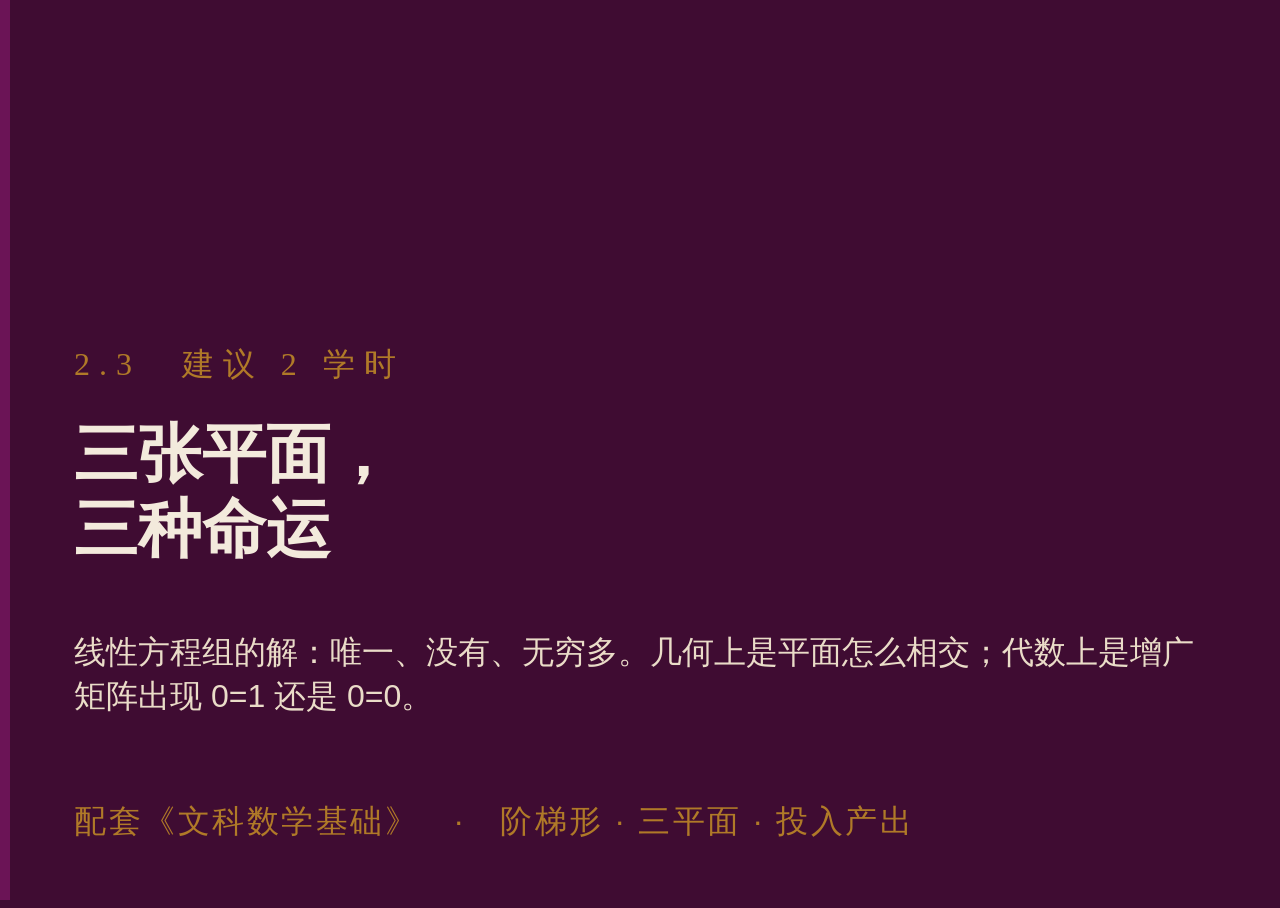
<file: lectures/23.html>
<!DOCTYPE html>
<html lang="zh-CN">
<head>
  <meta charset="UTF-8" />
  <meta name="viewport" content="width=device-width, initial-scale=1, viewport-fit=cover" />
  <title>2.3 一般线性方程组的求解 · 文科高等数学</title>
  <link rel="stylesheet" href="../vendor/katex/katex.min.css" />
  <link rel="stylesheet" href="../css/deck.css?v=20261110174738" />
</head>
<body class="play">
  <div class="app cover-mode">
    <div class="spine" aria-hidden="true"></div>
    <header class="topbar">
      <a class="home" href="../index.html">目录</a>
      <span class="mark">NKU</span>
      <h1>文科高等数学　·　2.3 一般线性方程组</h1>
      <span class="sec" id="sec-label"></span>
    </header>
    <div class="progress" id="progress" aria-hidden="true"><i></i></div>
    <main class="stage">
<section class="slide cover" data-title="封面" data-notes="先判别定理，再消元例题，再几何，最后投入产出。">
<div class="kicker">2.3　建议 2 学时</div>
        <h2>三张平面，<br />三种命运</h2>
        <p>线性方程组的解：唯一、没有、无穷多。几何上是平面怎么相交；代数上是增广矩阵出现 0=1 还是 0=0。</p>
        <div class="meta">配套《文科数学基础》　·　阶梯形 · 三平面 · 投入产出</div>
</section>
<section class="slide" data-title="目标" data-notes="开场读目标，下课回扣。">
<div class="num">目标</div><h2 class="slide-title">学完本讲，应能做到</h2><div class="obj"><div class="card"><span class="idx">01</span><p>能比较 $r(A)$ 与 $r(\bar A)$，判断唯一解、无解、无穷解，并写出含参数的通解。</p></div><div class="card"><span class="idx">02</span><p>能用三平面的四种位置解释上述三种结论。</p></div><div class="card"><span class="idx">03</span><p>能把投入产出写成 $(I-A)x=d$ 并理解其含义。</p></div></div>
</section>
<section class="slide" data-title="本讲路线">
<h2 class="slide-title">本讲路线</h2><div class="card"><ol class="route"><li>判别：秩告诉你有没有解</li><li>消元：三种命运各一道原题</li><li>齐次：永远至少有零解</li><li>三平面：四种位置</li><li>投入产出</li><li>回顾与自测</li></ol></div>
</section>
<section data-sec="判别：秩告诉你有没有解" class="slide divider" data-sec-start="判别：秩告诉你有没有解" data-title="判别：秩告诉你有没有解">
<div class="sec-no">一</div><h2>判别：秩告诉你有没有解</h2><p>先看增广矩阵有没有 0=1，再数主元。</p>
</section>
<section data-sec="判别：秩告诉你有没有解" class="slide" data-title="线性方程组与增广矩阵">
<div class="num">定义</div><h2 class="slide-title">线性方程组与增广矩阵</h2><div class="card"><p>$n$ 个未知数、$m$ 个方程，写成 $A\mathbf x=\mathbf b$。增广矩阵 $\bar A=[A|b]$ 把系数与常数放在一张表里。</p><p>行变换（换行、倍乘、倍加）不改变解集，目标是阶梯形。</p></div>
</section>
<section data-sec="判别：秩告诉你有没有解" class="slide" data-title="定理 2.3.1　解的判别">
<div class="num">定义</div><h2 class="slide-title">定理 2.3.1　解的判别</h2><div class="card"><p>设 $A$ 为系数矩阵，$\bar A$ 为增广矩阵，$n$ 为未知数个数。</p><p>(1) $r(A)\lt r(\bar A)$：无解。</p><p>(2) $r(A)=r(\bar A)=n$：唯一解。</p><p>(3) $r(A)=r(\bar A)=r\lt n$：无穷多解，含 $n-r$ 个自由参数。</p></div><p class="lead" style="margin-top:12px">齐次 $A\mathbf x=\mathbf 0$：永远 $r(A)=r(\bar A)$，至少有零解。</p>
</section>
<section data-sec="判别：秩告诉你有没有解" class="slide" data-title="阶梯形上读结论">
<h2 class="slide-title">阶梯形上读结论</h2><div class="grid-2 fit"><div class="card"><h3>无解</h3><div class="gold-rule"></div><ul><li>出现 $0=1$。</li><li>几何：平行或三平面互相错开。</li></ul></div><div class="card"><h3>有解</h3><div class="gold-rule"></div><ul><li>没有 $0=1$。</li><li>主元个数 = 未知数个数：唯一。</li><li>主元更少：无穷，多出来的未知数当参数。</li></ul></div></div>
</section>
<section data-sec="消元：三种命运各一道原题" class="slide divider" data-sec-start="消元：三种命运各一道原题" data-title="消元：三种命运各一道原题">
<div class="sec-no">二</div><h2>消元：三种命运各一道原题</h2><p>教材例 2.3.1–2.3.3：唯一、无解、无穷。</p>
</section>
<section data-sec="消元：三种命运各一道原题" class="slide" data-title="例 2.3.1　唯一解 (1,2,3)">
<div class="num">例题</div><h2 class="slide-title">例 2.3.1　唯一解 (1,2,3)</h2><div class="derive"><div class="dm">$$\begin{cases}x_1+x_2+x_3=6\\ 3x_1+2x_2-x_3=4\\ 3x_1+x_2+2x_3=11\end{cases}$$</div><div class="dw"><span>增广矩阵做行倍加</span></div><div class="dm step" data-g="d1">$$\bar A\sim\begin{pmatrix}1&0&0&1\\ 0&1&0&2\\ 0&0&1&3\end{pmatrix}$$</div><div class="dw step" data-g="d1"><span>化成简化阶梯形</span></div><div class="dm step" data-g="d2">$$r(A)=r(\bar A)=3=n$$</div><div class="dw step" data-g="d2"><span>秩等于未知数个数</span></div><div class="dm step" data-g="d3">$$x_1=1,\ x_2=2,\ x_3=3$$</div><div class="dw step" data-g="d3"><span>代回第一式：$1+2+3=6$</span></div></div>
</section>
<section data-sec="消元：三种命运各一道原题" class="slide" data-title="例 2.3.2　无解：出现 0=1">
<div class="num">例题</div><h2 class="slide-title">例 2.3.2　无解：出现 0=1</h2><div class="derive"><div class="dm">$$\begin{cases}x_1+2x_2+x_3=1\\ 2x_1-x_2+2x_3=2\\ 3x_1+x_2+3x_3=4\end{cases}$$</div><div class="dw"><span></span></div><div class="dm step" data-g="d1">$$\bar A\sim\begin{pmatrix}1&2&1&1\\ 0&1&0&0\\ 0&0&0&1\end{pmatrix}$$</div><div class="dw step" data-g="d1"><span>最后一行是 $0=1$</span></div><div class="dm step" data-g="d2">$$r(A)=2\lt 3=r(\bar A)$$</div><div class="dw step" data-g="d2"><span>增广比系数多出一行矛盾</span></div><div class="dm step" data-g="d3">$$\text{无解}$$</div><div class="dw step" data-g="d3"><span>不要硬解</span></div></div>
</section>
<section data-sec="消元：三种命运各一道原题" class="slide" data-title="例 2.3.3　无穷解：两个参数">
<div class="num">例题</div><h2 class="slide-title">例 2.3.3　无穷解：两个参数</h2><div class="derive"><div class="dm">$$\begin{cases}x_1+3x_2+5x_3+x_4=2\\ 2x_1+3x_2+4x_3+2x_4=1\\ x_1+2x_2+3x_3+x_4=1\end{cases}$$</div><div class="dw"><span>4 个未知数，3 个方程</span></div><div class="dm step" data-g="d1">$$\bar A\sim\begin{pmatrix}1&0&-1&1&-1\\ 0&1&2&0&1\\ 0&0&0&0&0\end{pmatrix}$$</div><div class="dw step" data-g="d1"><span>$r=2\lt 4$</span></div><div class="dm step" data-g="d2">$$x_3=c_1,\ x_4=c_2$$</div><div class="dw step" data-g="d2"><span>两个自由未知量</span></div><div class="dm step" data-g="d3">$$x_1=c_1-c_2-1,\quad x_2=-2c_1+1$$</div><div class="dw step" data-g="d3"><span>主元用参数表示</span></div></div><p class="lead step">通解也可写成向量：$(-1,1,0,0)+c_1(1,-2,1,0)+c_2(-1,0,0,1)$。</p>
</section>
<section data-sec="消元：三种命运各一道原题" class="slide" data-title="课堂练 1">
<div class="num">课堂练</div><span class="badge lv-base">基础</span><h2 class="slide-title">课堂练 1</h2><div class="prompt-box">增广矩阵化成阶梯形后出现一行 $[0\ 0\ 0\ |\ 1]$。方程组有解吗？
若最后一行是 $[0\ 0\ 0\ |\ 0]$，而秩小于未知数个数呢？</div><p class="wait">约 2 分钟。<button type="button" class="btn ghost timer" data-sec="120">计时 2:00</button><span class="teacher-hint">　·　按 A 揭晓解答</span></p>
</section>
<section data-sec="消元：三种命运各一道原题" class="slide" data-title="课堂练 1" data-kind="answer">
<div class="num">解答</div><span class="badge">解答</span><h2 class="slide-title">课堂练 1</h2><ol class="answer-list"><li>$[0\ 0\ 0\ |\ 1]$ 就是 $0=1$，无解。</li><li>$[0\ 0\ 0\ |\ 0]$ 是 $0=0$，不增加约束。</li><li>若有效方程个数（秩）小于未知数个数，则有自由未知量，无穷多解。</li></ol><div class="comment">先扫最右边那一列是否出现「左边全 0、右边非 0」。</div>
</section>
<section data-sec="消元：三种命运各一道原题" class="slide" data-title="例 2.3.4　五个未知数，两个参数">
<div class="num">例题</div><h2 class="slide-title">例 2.3.4　五个未知数，两个参数</h2><div class="derive"><div class="dm">$$\bar A=\begin{pmatrix}1&0&-1&-2&-3&2\\ 1&-1&2&1&-1&4\\ 1&-2&3&2&-1&6\end{pmatrix}$$</div><div class="dw"><span>3 个方程，5 个未知数</span></div><div class="dm step" data-g="d1">$$\sim\begin{pmatrix}1&0&0&-1&-2&2\\ 0&1&0&0&1&-2\\ 0&0&1&1&1&0\end{pmatrix}$$</div><div class="dw step" data-g="d1"><span>$r=3$，$n-r=2$</span></div><div class="dm step" data-g="d2">$$x_4=c_1,\ x_5=c_2$$</div><div class="dw step" data-g="d2"><span>自由未知量</span></div><div class="dm step" data-g="d3">$$x_1=2+c_1+2c_2,\ x_2=-2-c_2,\ x_3=-c_1-c_2$$</div><div class="dw step" data-g="d3"><span>通解</span></div></div>
</section>
<section data-sec="消元：三种命运各一道原题" class="slide" data-title="课堂练 2">
<div class="num">课堂练</div><span class="badge lv-vary">变式</span><h2 class="slide-title">课堂练 2</h2><div class="prompt-box">已知 $x+y+z=2$，$y-z=1$，$z$ 自由。令 $z=t$，写出 $x$、$y$ 与向量形式。</div><p class="wait">约 3 分钟。<button type="button" class="btn ghost timer" data-sec="180">计时 3:00</button><span class="teacher-hint">　·　按 A 揭晓解答</span></p>
</section>
<section data-sec="消元：三种命运各一道原题" class="slide" data-title="课堂练 2" data-kind="answer">
<div class="num">解答</div><span class="badge">解答</span><h2 class="slide-title">课堂练 2</h2><ol class="answer-list"><li>$y=1+t$（因为 $y-z=1$）。</li><li>$x+(1+t)+t=2\Rightarrow x=1-2t$。</li><li>$\mathbf x=(1,1,0)+t(-2,1,1)$。</li></ol><div class="comment">每个自由未知量贡献一个方向向量。</div>
</section>
<section data-sec="消元：三种命运各一道原题" class="slide" data-title="找错 1　把自由变量也消掉了">
<div class="num">课堂练</div><span class="badge lv-judge">找错</span><h2 class="slide-title">找错 1　把自由变量也消掉了</h2><div class="card mistake"><p class="given">阶梯形已是 $\begin{pmatrix}1&2&1&1\\ 0&1&0&0\\ 0&0&0&0\end{pmatrix}$。</p><h3>某同学这样写</h3><ol><li>令 $x_3=0$，得 $x_2=0$，$x_1=1$。</li><li>宣称「唯一解 $(1,0,0)$」。</li></ol></div><p class="wait">错在哪里？正确的通解是什么？　约 2 分钟。<button type="button" class="btn ghost timer" data-sec="120">计时 2:00</button><span class="teacher-hint">　·　按 A 揭晓解答</span></p>
</section>
<section data-sec="消元：三种命运各一道原题" class="slide" data-title="找错 1" data-kind="answer">
<div class="num">解答</div><span class="badge">解答</span><h2 class="slide-title">找错 1</h2><ol class="answer-list"><li>第 1 步错。$x_3$ 没有主元，是自由未知量，不能擅自令成 0（那只是特解的一种）。</li><li>正确：令 $x_3=t$，则 $x_2=0$，$x_1=1-2t$（由第一行 $x_1+2x_2+x_3=1$）。</li><li>通解 $(1,0,0)+t(-2,0,1)$。</li></ol>
</section>
<section data-sec="齐次：永远至少有零解" class="slide divider" data-sec-start="齐次：永远至少有零解" data-title="齐次：永远至少有零解">
<div class="sec-no">三</div><h2>齐次：永远至少有零解</h2><p>增广只多一列零，秩不会因此变大。</p>
</section>
<section data-sec="齐次：永远至少有零解" class="slide" data-title="定理 2.3.2　齐次方程组">
<div class="num">定义</div><h2 class="slide-title">定理 2.3.2　齐次方程组</h2><div class="card"><p>$A\mathbf x=\mathbf 0$：永远 $r(A)=r(\bar A)$，至少有零解。</p><p>(1) $r(A)=n$：只有零解。</p><p>(2) $r(A)\lt n$：无穷多非零解，含 $n-r$ 个自由参数。</p></div>
</section>
<section data-sec="齐次：永远至少有零解" class="slide" data-title="例 2.3.5　齐次通解（摘要）">
<div class="num">例题</div><h2 class="slide-title">例 2.3.5　齐次通解（摘要）</h2><div class="derive"><div class="dm">$$A=\begin{pmatrix}1&1&0&-3&-1\\ 1&-1&2&-1&0\\ 4&-2&6&3&-4\\ 2&4&-2&4&-7\end{pmatrix}$$</div><div class="dw"><span>4 行 5 列，$B=\mathbf 0$</span></div><div class="dm step" data-g="d1">$$r(A)=3\lt 5$$</div><div class="dw step" data-g="d1"><span>两个自由参数</span></div><div class="dm step" data-g="d2">$$x_2=c_1,\ x_5=c_2$$</div><div class="dw step" data-g="d2"><span>一种取法（自由未知量的选取不唯一）</span></div><div class="dm step" data-g="d3">$$x_1=-c_1+2c_2,\ x_3=c_1-\tfrac56 c_2,\ x_4=\tfrac13 c_2$$</div><div class="dw step" data-g="d3"><span>同一解集，参数写法可以换</span></div></div><p class="lead step">换一组自由未知量，通解表达式会变，但解集相同。</p>
</section>
<section data-sec="齐次：永远至少有零解" class="slide" data-title="齐次与非齐次的关系">
<h2 class="slide-title">齐次与非齐次的关系</h2><div class="card"><ul><li>齐次永远有零解。</li><li>若只有零解：列向量线性无关（方阵则 det≠0）。</li><li>非齐次的无穷解 = 一个特解 + 齐次通解。</li></ul></div>
</section>
<section data-sec="三平面：四种位置" class="slide divider" data-sec-start="三平面：四种位置" data-title="三平面：四种位置">
<div class="sec-no">四</div><h2>三平面：四种位置</h2><p>每个三元一次方程是一张平面。</p>
</section>
<section data-sec="三平面：四种位置" class="slide" data-title="三条线的三种命运（平面的示意）" data-notes="二维示意。切换唯一 / 无解 / 无穷。" data-hook="planes">
<div class="num">实验 1</div><h2 class="slide-title">三条线的三种命运（平面的示意）</h2>
        <div class="grid-2" style="flex:1">
          <div class="plot-wrap"><canvas id="planes-canvas"></canvas></div>
          <aside class="panel">
            <div class="ctrl">
              <div class="seg">
                <button type="button" data-plane="one" class="on">唯一解</button>
                <button type="button" data-plane="none">无解</button>
                <button type="button" data-plane="inf">无穷解</button>
              </div>
            </div>
            <div class="verdict" id="planes-verdict"></div>
    </aside>
        </div>
</section>
<section data-sec="三平面：四种位置" class="slide" data-title="例 2.3.6　三张重合">
<div class="num">例题</div><h2 class="slide-title">例 2.3.6　三张重合</h2><div class="derive"><div class="dm">$$x+y+z=1,\quad 2x+2y+2z=2,\quad 3x+3y+3z=3$$</div><div class="dw"><span>三式成比例</span></div><div class="dm step" data-g="d1">$$\bar A\sim\begin{pmatrix}1&1&1&1\\ 0&0&0&0\\ 0&0&0&0\end{pmatrix}$$</div><div class="dw step" data-g="d1"><span>$r=1$，$n-r=2$</span></div><div class="dm step" data-g="d2">$$\text{无穷解，两个参数：三平面重合}$$</div><div class="dw step" data-g="d2"><span></span></div></div>
</section>
<section data-sec="三平面：四种位置" class="slide" data-title="例 2.3.7　交于一条直线">
<div class="num">例题</div><h2 class="slide-title">例 2.3.7　交于一条直线</h2><div class="derive"><div class="dm">$$2x+y-3z=1,\quad x+y-2z=0,\quad x-z=1$$</div><div class="dw"><span></span></div><div class="dm step" data-g="d1">$$r(A)=r(\bar A)=2\lt 3$$</div><div class="dw step" data-g="d1"><span>一个自由参数</span></div><div class="dm step" data-g="d2">$$\text{无穷解：三平面交于一条公共直线}$$</div><div class="dw step" data-g="d2"><span></span></div></div>
</section>
<section data-sec="三平面：四种位置" class="slide" data-title="例 2.3.8　交于一点">
<div class="num">例题</div><h2 class="slide-title">例 2.3.8　交于一点</h2><div class="derive"><div class="dm">$$x+y-z=1,\quad -x+y+z=1,\quad x-y+z=1$$</div><div class="dw"><span></span></div><div class="dm step" data-g="d1">$$\bar A\sim\begin{pmatrix}1&0&0&1\\ 0&1&0&1\\ 0&0&1&1\end{pmatrix}$$</div><div class="dw step" data-g="d1"><span>$r=3=n$</span></div><div class="dm step" data-g="d2">$$(x,y,z)=(1,1,1)$$</div><div class="dw step" data-g="d2"><span>唯一解：三平面交于一点</span></div></div>
</section>
<section data-sec="三平面：四种位置" class="slide" data-title="例 2.3.9　没有公共点">
<div class="num">例题</div><h2 class="slide-title">例 2.3.9　没有公共点</h2><div class="derive"><div class="dm">$$x+y+z=1,\quad x+y+z=2,\quad x+y+z=3$$</div><div class="dw"><span>三张平行平面</span></div><div class="dm step" data-g="d1">$$\bar A\text{ 出现 }0=1$$</div><div class="dw step" data-g="d1"><span>$r(A)\lt r(\bar A)$</span></div><div class="dm step" data-g="d2">$$\text{无解}$$</div><div class="dw step" data-g="d2"><span></span></div></div>
</section>
<section data-sec="三平面：四种位置" class="slide" data-title="课堂练 3">
<div class="num">课堂练</div><span class="badge lv-judge">辨析</span><h2 class="slide-title">课堂练 3</h2><div class="prompt-box">三个未知数，阶梯形有两行非零，且没有 $0=1$。解的几何图像是什么？要几个参数？</div><p class="wait">约 2 分钟。<button type="button" class="btn ghost timer" data-sec="120">计时 2:00</button><span class="teacher-hint">　·　按 A 揭晓解答</span></p>
</section>
<section data-sec="三平面：四种位置" class="slide" data-title="课堂练 3" data-kind="answer">
<div class="num">解答</div><span class="badge">解答</span><h2 class="slide-title">课堂练 3</h2><ol class="answer-list"><li>秩 2 < 3，一个自由未知量，一个参数。</li><li>解集是直线（三维空间里一条线）。</li><li>三平面交于一条公共直线。</li></ol>
</section>
<section data-sec="三平面：四种位置" class="slide" data-title="三种命运对照">
<h2 class="slide-title">三种命运对照</h2><div class="grid-3 fit"><div class="card"><h3>唯一</h3><div class="gold-rule"></div><p>三平面交于一点。主元满。</p></div><div class="card"><h3>无解</h3><div class="gold-rule"></div><p>0=1。平行或互相错开。</p></div><div class="card"><h3>无穷</h3><div class="gold-rule"></div><p>0=0 且未知数更多。交于一线或重合。</p></div></div>
</section>
<section data-sec="投入产出" class="slide divider" data-sec-start="投入产出" data-title="投入产出">
<div class="sec-no">五</div><h2>投入产出</h2><p>部门往来写成矩阵，最终需求是解方程组。</p>
</section>
<section data-sec="投入产出" class="slide" data-title="投入产出">
<div class="num">定义</div><h2 class="slide-title">投入产出</h2><div class="card"><p>部门之间互相消耗。直接消耗矩阵 $A$ 的元素 $a_{ij}$ 表示：生产一单位 $j$ 要消耗多少 $i$。</p><p>总产出 $x$，最终需求 $d$，满足</p><p>$$x=Ax+d\quad\Rightarrow\quad (I-A)x=d$$</p></div><p class="lead" style="margin-top:12px">能解这个方程组，才能问「最终多要一件衣服，农业要多产多少」。</p>
</section>
<section data-sec="投入产出" class="slide" data-title="部门往来是一张有向图" data-notes="农、工、服务互有箭头。" data-hook="io">
<div class="num">实验 2</div><h2 class="slide-title">部门往来是一张有向图</h2>
        <div class="grid-2" style="flex:1">
          <div class="plot-wrap"><canvas id="io-canvas"></canvas></div>
          <aside class="panel">
            <div class="verdict">箭 = 消耗。写成 (I−A)x = d 之后，才能问「最终需求对应多少总产出」。</div>
    </aside>
        </div>
</section>
<section data-sec="投入产出" class="slide" data-title="教材：三个部门互相买">
<div class="num">公式</div><h2 class="slide-title">教材：三个部门互相买</h2><div class="card">$$A=\begin{pmatrix}1/5&1/3&0\\ 1/4&1/3&1/2\\ 0&1/5&1/5\end{pmatrix}$$</div><p class="lead">行是农业、工业、服务业。$a_{12}=1/3$：生产一单位工业要消耗 $1/3$ 单位农业。最终需求 $(6,10,2)^{\mathrm T}$ 时，总产出 $(20,30,10)^{\mathrm T}$；需求改成 $(9,15,3)^{\mathrm T}$，产出变成 $(30,45,15)^{\mathrm T}$：三个分量一起放大。</p>
</section>
<section data-sec="投入产出" class="slide" data-title="课堂练 4　读模型">
<div class="num">课堂练</div><span class="badge lv-apply">应用</span><h2 class="slide-title">课堂练 4　读模型</h2><div class="prompt-box">若某经济只有两个部门，$A=\begin{pmatrix}0.2&0.4\\0.3&0.1\end{pmatrix}$，$d=(1,1)^{\mathrm T}$。写出 $(I-A)x=d$ 的系数矩阵（不必解完）。</div><p class="wait">约 3 分钟。<button type="button" class="btn ghost timer" data-sec="180">计时 3:00</button><span class="teacher-hint">　·　按 A 揭晓解答</span></p>
</section>
<section data-sec="投入产出" class="slide" data-title="课堂练 4" data-kind="answer">
<div class="num">解答</div><span class="badge">解答</span><h2 class="slide-title">课堂练 4</h2><ol class="answer-list"><li>$I-A=\begin{pmatrix}0.8&-0.4\\ -0.3&0.9\end{pmatrix}$。</li><li>方程组 $0.8x_1-0.4x_2=1$，$-0.3x_1+0.9x_2=1$。</li><li>这是普通的二元线性方程组，可用克拉默或消元。</li></ol><div class="comment">投入产出的新意在建模，不在新的消元法。</div>
</section>
<section data-sec="投入产出" class="slide" data-title="课堂练 5">
<div class="num">课堂练</div><span class="badge lv-judge">辨析</span><h2 class="slide-title">课堂练 5</h2><div class="prompt-box">若 $I-A$ 不可逆，投入产出模型在数学上意味着什么？（不必联系具体产业。）</div><p class="wait">约 1 分钟。<button type="button" class="btn ghost timer" data-sec="60">计时 1:00</button><span class="teacher-hint">　·　按 A 揭晓解答</span></p>
</section>
<section data-sec="投入产出" class="slide" data-title="课堂练 5" data-kind="answer">
<div class="num">解答</div><span class="badge">解答</span><h2 class="slide-title">课堂练 5</h2><ol class="answer-list"><li>对某些需求 $d$，可能无解或解不唯一。</li><li>通常表示消耗结构「太强」，系统不能稳定地对应到唯一总产出。</li><li>能连到 $\det(I-A)=0$ 即可。</li></ol>
</section>
<section data-sec="回顾与自测" class="slide divider" data-sec-start="回顾与自测" data-title="回顾与自测">
<div class="sec-no">六</div><h2>回顾与自测</h2>
</section>
<section data-sec="回顾与自测" class="slide" data-title="文化卡片 · 列昂惕夫" data-notes="控制在两三分钟。">
<div class="num">文化</div><div class="culture"><span class="badge">文化卡片 · 列昂惕夫</span><blockquote>投入产出把「谁消耗谁」写成矩阵，是经济学里最直接的线性代数。</blockquote><p>列昂惕夫因此获诺贝尔经济学奖。往来是箭，箭是矩阵，最终需求是解方程组。</p></div>
</section>
<section data-sec="回顾与自测" class="slide" data-title="小结" data-notes="下课回扣目标。">
<h2 class="slide-title">带走与易错</h2><div class="grid-2 fit"><div class="card"><h3>带走</h3><div class="gold-rule"></div><ul><li>先看 $0=1$ 还是 $0=0$，再比较秩与未知数个数。</li><li>通解 = 特解 + 参数×方向；齐次永远至少有零解。</li><li>投入产出：$(I-A)x=d$。</li></ul></div><div class="card"><h3>易错</h3><div class="gold-rule"></div><ul><li>把 $\det=0$ 一律说成无解。</li><li>通解不写参数，只列一个特解。</li><li>以为必须估全行业数据才能写模型。</li></ul></div></div>
</section>
<section data-sec="回顾与自测" class="slide" data-title="课后自测" data-notes="课后让学生用手机打开本页自测。" data-hook="quiz">
<div class="num">自测</div><h2 class="slide-title">课后自测</h2><div class="quiz" data-quiz="23" data-n="6"></div>
</section>
<section data-sec="回顾与自测" class="slide" data-title="作业" data-notes="当堂布置。">
<h2 class="slide-title">作业</h2><div class="grid-3 fit"><div class="card"><h3>必做</h3><div class="gold-rule"></div><ul><li>把教材例 2.3.1 消到单位矩阵，核对 $x_1=1,x_2=2,x_3=3$。</li><li>自编一个出现 $0=1$ 的增广矩阵。</li><li>用自己的数写一个两部门的 $(I-A)x=d$，并解出来。</li><li>用教材例 2.3.9 的三平面说明为何无解。</li></ul></div><div class="card"><h3>选做</h3><div class="gold-rule"></div><ul><li>* 说明齐次方程为什么至少有零解。</li><li>* 例 2.3.3 取 $c_1=1,c_2=0$ 与 $c_1=0,c_2=1$，写出两组特解并代回原方程。</li></ul></div><div class="card"><h3>下一讲</h3><div class="gold-rule"></div><p>下一讲 2.4：词袋、余弦、PageRank。</p></div></div>
</section>
    </main>
    <canvas class="ink" id="ink"></canvas>
    <button type="button" class="clock" id="clock" title="点一下停止计时"></button>
    <div class="notes" id="notes"></div>
    <div class="outline" id="outline"><h3>本讲提纲 I</h3><div id="outline-list"></div></div>
    <div class="help" id="help">
      <h3>翻页</h3>
      <p>手机：左右滑动，或点底部「上一页」「下一页」。「解答」揭晓答案，「提纲」跳到某一页。</p>
      <p>键盘：→ / 空格 下一步或下一页　　← 上一步　　Home / End 首尾</p>
      <p>F 全屏　　A 揭晓解答　　I 提纲　　? 本面板</p>
      <p>T 课堂练计时　　P 画笔（C 清除本页笔迹）　　B 黑屏</p>
      <p class="teacher-only">N 备注（仅教师版 ?teacher=1）</p>
      <p>推导页逐行出现，按 → 一步一步走。解答页默认跳过；点「解答」或按 A 后进入线性顺序。滑条用手指拖；用键盘时先点空白再按方向键。</p>
    </div>
    <div class="blackout" id="blackout"></div>
    <footer class="botbar">
      <span>南开大学数学科学学院</span>
      <span id="page">1 / 1</span>
      <span class="keys">
        <button type="button" class="btn ghost" id="btn-prev">上一页</button>
        <button type="button" class="btn ghost" id="btn-next">下一页</button>
        <button type="button" class="btn ghost" id="btn-ans">解答 A</button>
        <button type="button" class="btn ghost" id="btn-toc">提纲 I</button>
        <button type="button" class="btn ghost" id="btn-notes">备注 N</button>
        <button type="button" class="btn ghost" id="btn-pen">画笔 P</button>
        <button type="button" class="btn ghost" id="btn-full">全屏 F</button>
        <button type="button" class="btn ghost" id="btn-help">?</button>
      </span>
    </footer>
  </div>
  <script src="../vendor/katex/katex.min.js"></script>
  <script src="../vendor/katex/contrib/auto-render.min.js"></script>
  <script src="../js/deck.js?v=20261110174738"></script>
  <script src="../js/plot.js?v=20261110174738"></script>
  <script src="../js/quiz.js?v=20261110174738"></script>
  <script src="../js/quiz/23.js?v=20261110174738"></script>
  <script src="../js/labs/23-sys.js?v=20261110174738"></script>
</body>
</html>
</file>
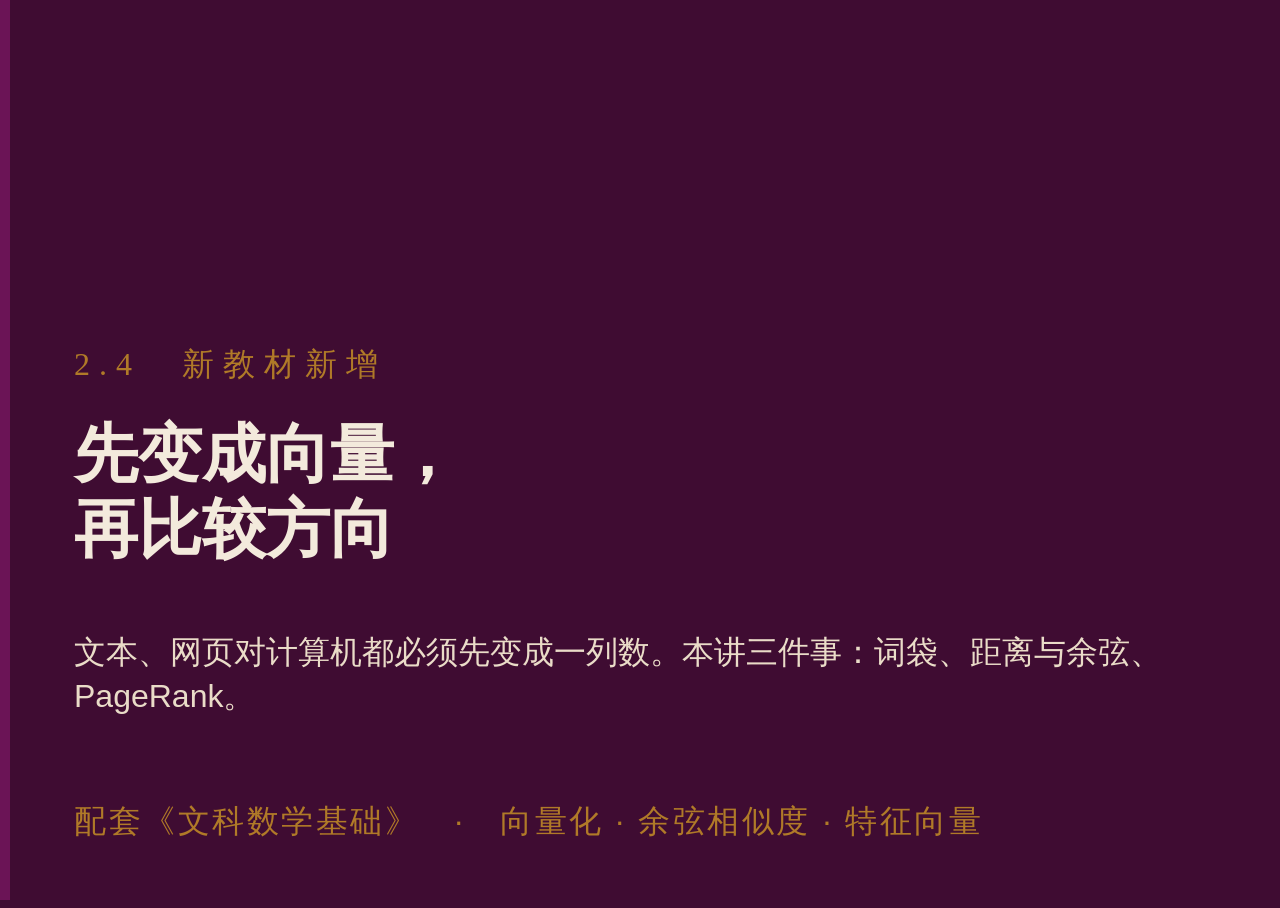
<file: lectures/24.html>
<!DOCTYPE html>
<html lang="zh-CN">
<head>
  <meta charset="UTF-8" />
  <meta name="viewport" content="width=device-width, initial-scale=1, viewport-fit=cover" />
  <title>2.4 线性代数在数据科学中的应用 · 文科高等数学</title>
  <link rel="stylesheet" href="../vendor/katex/katex.min.css" />
  <link rel="stylesheet" href="../css/deck.css?v=20261110174738" />
</head>
<body class="play">
  <div class="app cover-mode">
    <div class="spine" aria-hidden="true"></div>
    <header class="topbar">
      <a class="home" href="../index.html">目录</a>
      <span class="mark">NKU</span>
      <h1>文科高等数学　·　2.4 线性代数在数据科学中的应用</h1>
      <span class="sec" id="sec-label"></span>
    </header>
    <div class="progress" id="progress" aria-hidden="true"><i></i></div>
    <main class="stage">
<section class="slide cover" data-title="封面" data-notes="先问：搜索引擎怎么知道哪一页更重要、哪一篇更像你要找的。">
<div class="kicker">2.4　新教材新增</div>
        <h2>先变成向量，<br />再比较方向</h2>
        <p>文本、网页对计算机都必须先变成一列数。本讲三件事：词袋、距离与余弦、PageRank。</p>
        <div class="meta">配套《文科数学基础》　·　向量化 · 余弦相似度 · 特征向量</div>
</section>
<section class="slide" data-title="目标" data-notes="开场读目标，下课回扣。">
<div class="num">目标</div><h2 class="slide-title">学完本讲，应能做到</h2><div class="obj"><div class="card"><span class="idx">01</span><p>能把短文本写成词袋向量，并读懂文档–词矩阵的行与列。</p></div><div class="card"><span class="idx">02</span><p>能计算欧氏距离、曼哈顿距离与余弦相似度，并说明余弦为什么不受文档长短干扰。</p></div><div class="card"><span class="idx">03</span><p>能把网页链接写成邻接矩阵、转移矩阵，并口算一步迭代 v ↦ Mv。</p></div><div class="card"><span class="idx">04</span><p>能用齐次方程组 (M−I)v=0 求出 PageRank 稳定权重，说明阻尼因子 d 的含义。</p></div></div>
</section>
<section class="slide" data-title="本讲路线" data-notes="路线由下面七个分节自动生成。">
<h2 class="slide-title">本讲路线</h2><div class="card"><ol class="route"><li>问题：数据先要变成数</li><li>向量化：词袋与文档–词矩阵</li><li>距离与相似度</li><li>PageRank：从链接到矩阵</li><li>稳定权重：特征值与特征向量</li><li>阻尼因子：随机跳转</li><li>回顾与自测</li></ol></div>
</section>
<section data-sec="问题：数据先要变成数" class="slide divider" data-sec-start="问题：数据先要变成数" data-title="问题：数据先要变成数">
<div class="sec-no">一</div><h2>问题：数据先要变成数</h2><p>表格、文本、图像、网页，计算机只认得一列一列的数。</p>
</section>
<section data-sec="问题：数据先要变成数" class="slide" data-title="数据科学为什么需要线性代数" data-notes="教材本节教学要求：了解数据的向量化表示，初步了解 PageRank（佩奇排序）算法。知识点：向量、特征值、特征向量。">
<h2 class="slide-title">数据科学为什么需要线性代数</h2><div class="card"><ul><li>从海量数据里提取信息、构建算法，都要先把对象写成数。</li><li>向量与矩阵是存放这些数、并对它们做运算的标准语言。</li><li>机器学习、推荐系统、图像处理、自然语言处理，底层都是向量和矩阵。</li><li>本讲三件事：向量化、距离与相似度、PageRank 排名。</li></ul></div>
</section>
<section data-sec="问题：数据先要变成数" class="slide" data-title="三类数据，同一种写法">
<h2 class="slide-title">三类数据，同一种写法</h2><div class="grid-3 fit"><div class="card"><h3>表格</h3><div class="gold-rule"></div><p>一行是一个对象，一列是一种特征。一行本来就是一个向量。</p></div><div class="card"><h3>图像</h3><div class="gold-rule"></div><p>一张 $2\times 2$ 的灰度图，按行拉直就是四维向量。只记灰度，不记「这是一张脸」。</p></div><div class="card"><h3>文本</h3><div class="gold-rule"></div><p>数每个词出现几次，得到词袋向量。只记次数，不记词序。下一节细讲。</p></div></div>
</section>
<section data-sec="向量化：词袋与文档–词矩阵" class="slide divider" data-sec-start="向量化：词袋与文档–词矩阵" data-title="向量化：词袋与文档–词矩阵">
<div class="sec-no">二</div><h2>向量化：词袋与文档–词矩阵</h2><p>忽略语法和词序，只数每个词出现几次。</p>
</section>
<section data-sec="向量化：词袋与文档–词矩阵" class="slide" data-title="向量化与词袋模型" data-notes="教材 2.4.1。强调「无序」：词袋把句子倒进袋子里摇一摇，只剩下各个字的个数。">
<div class="num">定义</div><h2 class="slide-title">向量化与词袋模型</h2><div class="card"><p><b>向量化表示</b>：把数据（文本、图像、音频、表格）转化为向量，即一维数组，便于计算机处理和分析。</p><p><b>词袋模型</b>：把文本看作词汇的无序集合，忽略语法和词序，只关注词频。向量的长度（维数）由词汇表决定，第 $j$ 个分量是第 $j$ 个词在文档里出现的次数。</p></div><p class="lead" style="margin-top:12px">中文最简单的做法：不把字组合成词，每个字就当一个「词」。</p>
</section>
<section data-sec="向量化：词袋与文档–词矩阵" class="slide" data-title="教材示例　四个文档与词汇表" data-notes="教材第 152 页。编号从 0 开始是编程习惯；课上说「第 0 位」学生会愣一下，提醒即可。">
<div class="num">例题</div><h2 class="slide-title">教材示例　四个文档与词汇表</h2><div class="card"><ul><li>文档 1　知之为知之　　　文档 2　不知为不知</li><li>文档 3　温故而知新　　　文档 4　学而时习之</li><li>词汇表：知 0，之 1，为 2，不 3，温 4，故 5，而 6，新 7，学 8，时 9，习 10。</li><li>一共 11 个词，所以每个文档都是 11 维向量；编号就是它在向量里的位置（从 0 数起）。</li></ul></div>
</section>
<section data-sec="向量化：词袋与文档–词矩阵" class="slide" data-title="教材示例　文档 1 的词向量">
<div class="num">例题</div><h2 class="slide-title">教材示例　文档 1 的词向量</h2><div class="derive"><div class="dm">$$(2,\ \cdot,\ \cdot,\ \cdot,\ \ldots)$$</div><div class="dw"><span>「知」出现 2 次：位置 0 记 2</span></div><div class="dm step" data-g="d1">$$(2,\ 2,\ \cdot,\ \cdot,\ \ldots)$$</div><div class="dw step" data-g="d1"><span>「之」出现 2 次：位置 1 记 2</span></div><div class="dm step" data-g="d2">$$(2,\ 2,\ 1,\ \cdot,\ \ldots)$$</div><div class="dw step" data-g="d2"><span>「为」出现 1 次：位置 2 记 1</span></div><div class="dm step" data-g="d3">$$(2,\ 2,\ 1,\ 0,\ 0,\ 0,\ 0,\ 0,\ 0,\ 0,\ 0)$$</div><div class="dw step" data-g="d3"><span>其余 8 个词没出现，都记 0</span></div></div><p class="lead step">分量加起来是 5，正好是这句话的字数：每个字都被数了一次，而且只数一次。</p>
</section>
<section data-sec="向量化：词袋与文档–词矩阵" class="slide" data-title="点选一句，看它变成的向量" data-notes="四行就是教材的四个文档。点每一行，读出向量；问：哪两行的非零格子重合最多？（1 与 2：知、为。）" data-hook="bow">
<div class="num">实验 1</div><h2 class="slide-title">点选一句，看它变成的向量</h2>
        <div class="grid-2" style="flex:1">
          <div class="plot-wrap"><canvas id="bow-canvas"></canvas></div>
          <aside class="panel">
            <div class="readout" id="bow-read"></div>
            <div class="verdict" id="bow-verdict">点选一行，看这一句变成的向量。多数格子是 0。</div>
</aside>
        </div>
</section>
<section data-sec="向量化：词袋与文档–词矩阵" class="slide" data-title="课堂练 1">
<div class="num">课堂练</div><span class="badge lv-base">基础</span><h2 class="slide-title">课堂练 1</h2><div class="prompt-box">照文档 1 的做法，写出：
(1) 文档 2「不知为不知」的词向量；
(2) 文档 3「温故而知新」的词向量。</div><p class="wait">约 3 分钟。先数次数，再按词汇表的编号放位置。<button type="button" class="btn ghost timer" data-sec="180">计时 3:00</button><span class="teacher-hint">　·　按 A 揭晓解答</span></p>
</section>
<section data-sec="向量化：词袋与文档–词矩阵" class="slide" data-title="课堂练 1" data-kind="answer">
<div class="num">解答</div><span class="badge">解答</span><h2 class="slide-title">课堂练 1</h2><ol class="answer-list"><li>(1)「知」2 次（位 0），「为」1 次（位 2），「不」2 次（位 3）：$(2,0,1,2,0,0,0,0,0,0,0)$。</li><li>(2) 知、温、故、而、新各 1 次，位置 0、4、5、6、7：$(1,0,0,0,1,1,1,1,0,0,0)$。</li><li>文档 4「学而时习之」同理：$(0,1,0,0,0,0,1,0,1,1,1)$。这三条都与教材一致。</li></ol><div class="comment">先按词汇表排好位置，再往里填次数。顺序是词汇表定的，不是句子定的。</div>
</section>
<section data-sec="向量化：词袋与文档–词矩阵" class="slide" data-title="教材示例　文档–词矩阵" data-notes="教材第 152 页。这是 2.2 的矩阵第一次装真实数据。44 个格子里 26 个是 0。">
<div class="num">例题</div><h2 class="slide-title">教材示例　文档–词矩阵</h2><div class="card">$$\begin{pmatrix}2&2&1&0&0&0&0&0&0&0&0\\2&0&1&2&0&0&0&0&0&0&0\\1&0&0&0&1&1&1&1&0&0&0\\0&1&0&0&0&0&1&0&1&1&1\end{pmatrix}$$</div><p class="lead">把四个词向量按行叠起来。第 $i$ 行是文档 $i$；第 $j$ 列是词 $j$ 在四个文档里各出现几次。排成行还是排成列都可以看作向量；参与矩阵运算时，一般用列向量。</p>
</section>
<section data-sec="向量化：词袋与文档–词矩阵" class="slide" data-title="找错 1　按句子顺序填位置">
<div class="num">课堂练</div><span class="badge lv-judge">找错</span><h2 class="slide-title">找错 1　按句子顺序填位置</h2><div class="card mistake"><p class="given">词汇表同上（知 0，之 1，为 2，不 3，温 4，故 5，而 6，新 7，学 8，时 9，习 10）。写出「温故而知新」的词向量。</p><h3>某同学这样写</h3><ol><li>五个字依次是温、故、而、知、新，各出现 1 次。</li><li>所以词向量是 $(1,1,1,1,1,0,0,0,0,0,0)$。</li></ol></div><p class="wait">这个向量错在哪里？它其实代表哪五个字？　约 2 分钟。<button type="button" class="btn ghost timer" data-sec="120">计时 2:00</button><span class="teacher-hint">　·　按 A 揭晓解答</span></p>
</section>
<section data-sec="向量化：词袋与文档–词矩阵" class="slide" data-title="找错 1" data-kind="answer">
<div class="num">解答</div><span class="badge">解答</span><h2 class="slide-title">找错 1</h2><ol class="answer-list"><li>第 2 步错。向量的第几位是哪个词，由词汇表定，不由句子里的先后定。</li><li>$(1,1,1,1,1,0,\ldots)$ 按词汇表读是「知、之、为、不、温」各一次，和原句只共享知、温两个字。</li><li>正确：知 0、温 4、故 5、而 6、新 7 各记 1，得 $(1,0,0,0,1,1,1,1,0,0,0)$。</li></ol><div class="comment">同一张词汇表，所有文档才能在同一个位置上比较。</div>
</section>
<section data-sec="向量化：词袋与文档–词矩阵" class="slide" data-title="词袋的诚实边界" data-notes="右栏后两条是教材第 152 页的原话，说明本例比真实情况简单得多。">
<h2 class="slide-title">词袋的诚实边界</h2><div class="grid-2 fit"><div class="card"><h3>能做</h3><div class="gold-rule"></div><ul><li>比较两句话共享了哪些字、各几次。</li><li>最粗的检索、查重、分类。</li><li>向量可以接着算距离、相似度，可以叠成矩阵。</li></ul></div><div class="card"><h3>做不到 / 真实情况</h3><div class="gold-rule"></div><ul><li>不懂词序：「知之为知之」与「之为知知之」是同一个向量。</li><li>文档多、篇幅长、长短不一：矩阵又大又稀疏。</li><li>要排除「嗯」「的」「了」这类停用词，还要分词。</li></ul></div></div>
</section>
<section data-sec="向量化：词袋与文档–词矩阵" class="slide" data-title="课堂练 2　判断">
<div class="num">课堂练</div><span class="badge lv-judge">辨析</span><h2 class="slide-title">课堂练 2　判断</h2><div class="prompt-box">判断正误并说明：
(1)「知之为知之」与「之为知知之」的词向量相同。
(2) 词汇表有 11 个词，所以每个文档向量的分量之和都是 11。
(3) 把「之」当停用词去掉后，文档 1 与文档 4 的向量没有一个位置同时非零。</div><p class="wait">约 3 分钟。<button type="button" class="btn ghost timer" data-sec="180">计时 3:00</button><span class="teacher-hint">　·　按 A 揭晓解答</span></p>
</section>
<section data-sec="向量化：词袋与文档–词矩阵" class="slide" data-title="课堂练 2" data-kind="answer">
<div class="num">解答</div><span class="badge">解答</span><h2 class="slide-title">课堂练 2</h2><ol class="answer-list"><li>(1) 对。两句都是知 2、之 2、为 1，词袋不记顺序。</li><li>(2) 错。11 是维数；分量之和是文档的字数，这四个文档都是 5。</li><li>(3) 对。文档 1 剩下知、为；文档 4 剩下学、而、时、习，没有公共的字。</li></ol><div class="comment">去停用词会改变向量，也就改变了后面算出来的「像不像」。</div>
</section>
<section data-sec="距离与相似度" class="slide divider" data-sec-start="距离与相似度" data-title="距离与相似度">
<div class="sec-no">三</div><h2>距离与相似度</h2><p>两个向量有多近？直线距离、街区距离，还是夹角？</p>
</section>
<section data-sec="距离与相似度" class="slide" data-title="两种距离" data-notes="教材 2.4.1 第 1、2 种。曼哈顿又叫城市街区距离：横平竖直的街道上，只能沿网格走。">
<div class="num">定义</div><h2 class="slide-title">两种距离</h2><div class="card"><p>设 $x=(x_1,\ldots,x_n)$，$y=(y_1,\ldots,y_n)$。</p><p>欧氏距离：$$d_{\mathrm E}(x,y)=\sqrt{\sum_{i=1}^n (x_i-y_i)^2}$$</p><p>曼哈顿距离：$$d_{\mathrm M}(x,y)=\sum_{i=1}^n |x_i-y_i|$$</p></div><p class="lead" style="margin-top:12px">欧氏距离是两点间的直线距离，维数不高时很实用；维数非常高时，所有向量彼此的距离都差不多，叫「维度灾难」。曼哈顿距离沿着城市街道走，算得更快，适合词袋这种高维稀疏数据。</p>
</section>
<section data-sec="距离与相似度" class="slide" data-title="余弦相似度" data-notes="教材写「通常也可取绝对值，范围为 [0,1]」。词频向量本来就非负，点积不会为负。">
<div class="num">定义</div><h2 class="slide-title">余弦相似度</h2><div class="card"><p>$$\cos(x,y)=\frac{x\cdot y}{\|x\|\,\|y\|}=\frac{\sum x_iy_i}{\sqrt{\sum x_i^2}\,\sqrt{\sum y_i^2}}$$</p><p>它衡量两个向量<b>方向</b>的相似程度，不受长度差异的干扰。取值范围 $[-1,1]$；词频向量分量非负，结果落在 $[0,1]$。</p><p>余弦距离：$d_{\cos}(x,y)=1-\cos(x,y)$。</p></div><p class="lead" style="margin-top:12px">在高维稀疏数据、文档相似度计算里用得最多。</p>
</section>
<section data-sec="距离与相似度" class="slide" data-title="夹角变小，余弦变大" data-notes="固定 u=(2,1)，转动 v。v 的长度固定为 √5；强调余弦只随角度变。" data-hook="cosine">
<div class="num">实验 2</div><h2 class="slide-title">夹角变小，余弦变大</h2>
        <div class="grid-2" style="flex:1">
          <div class="plot-wrap"><canvas id="cosine-canvas"></canvas></div>
          <aside class="panel">
            <div class="ctrl">
              <label><span>向量 v 的方向</span><span class="ctrl-val" id="cos-a-val">20°</span></label>
              <input id="cos-a" type="range" min="0" max="90" value="20" />
            </div>
            <div class="readout" id="cos-read"></div>
            <div class="verdict" id="cos-verdict"></div>
    </aside>
        </div>
</section>
<section data-sec="距离与相似度" class="slide" data-title="课堂练 3">
<div class="num">课堂练</div><span class="badge lv-base">基础</span><h2 class="slide-title">课堂练 3</h2><div class="prompt-box">取二维示意：$u=(2,1)$，$v=(1,0)$，$w=(0,2)$。
计算 $\cos(u,v)$ 与 $\cos(u,w)$，说明哪一个与 $u$ 更相似。</div><p class="wait">约 3 分钟。<button type="button" class="btn ghost timer" data-sec="180">计时 3:00</button><span class="teacher-hint">　·　按 A 揭晓解答</span></p>
</section>
<section data-sec="距离与相似度" class="slide" data-title="课堂练 3" data-kind="answer">
<div class="num">解答</div><span class="badge">解答</span><h2 class="slide-title">课堂练 3</h2><ol class="answer-list"><li>$\|u\|=\sqrt5$，$\|v\|=1$，$\|w\|=2$。</li><li>$u\cdot v=2$，$\cos(u,v)=2/\sqrt5\approx 0.894$。</li><li>$u\cdot w=2$，$\cos(u,w)=2/(2\sqrt5)=1/\sqrt5\approx 0.447$。</li><li>点积一样大，$v$ 却更像 $u$：$w$ 的点积是靠长度撑起来的。</li></ol><div class="comment">点积大还不够，要除掉长度。</div>
</section>
<section data-sec="距离与相似度" class="slide" data-title="用教材四文档算一算：文档 1 与文档 2" data-notes="教材只给公式没有算例，这一页用教材的四个文档补一个数值例。">
<div class="num">推导</div><h2 class="slide-title">用教材四文档算一算：文档 1 与文档 2</h2><div class="derive"><div class="dm">$$x\cdot y=2\cdot2+2\cdot0+1\cdot1+0\cdot2=5$$</div><div class="dw"><span>只有两边都非零的位置才有贡献</span></div><div class="dm step" data-g="d1">$$\|x\|=\sqrt{4+4+1}=3,\qquad \|y\|=\sqrt{4+1+4}=3$$</div><div class="dw step" data-g="d1"><span>长度：平方和再开方</span></div><div class="dm step" data-g="d2">$$\cos(x,y)=\frac{5}{3\cdot3}=\frac59\approx0.556$$</div><div class="dw step" data-g="d2"><span>余弦相似度</span></div><div class="dm step" data-g="d3">$$d_{\mathrm E}=\sqrt{0^2+2^2+0^2+(-2)^2}=2\sqrt2\approx2.83$$</div><div class="dw step" data-g="d3"><span>逐位相减：只有「之」「不」两位不同</span></div><div class="dm step" data-g="d4">$$d_{\mathrm M}=0+2+0+2=4$$</div><div class="dw step" data-g="d4"><span>曼哈顿：差的绝对值相加</span></div></div>
</section>
<section data-sec="距离与相似度" class="slide" data-title="找错 2　长度算成了分量和">
<div class="num">课堂练</div><span class="badge lv-judge">找错</span><h2 class="slide-title">找错 2　长度算成了分量和</h2><div class="card mistake"><p class="given">求文档 1 $x=(2,2,1,0,\ldots,0)$ 与文档 2 $y=(2,0,1,2,0,\ldots,0)$ 的余弦相似度。</p><h3>某同学这样写</h3><ol><li>点积 $x\cdot y=4+0+1+0=5$。</li><li>长度 $\|x\|=2+2+1=5$，$\|y\|=2+1+2=5$。</li><li>$\cos(x,y)=\dfrac{5}{5\times5}=0.2$。</li></ol></div><p class="wait">哪一步错了？有没有一个办法，不重算就能看出这个公式不对？　约 2 分钟。<button type="button" class="btn ghost timer" data-sec="120">计时 2:00</button><span class="teacher-hint">　·　按 A 揭晓解答</span></p>
</section>
<section data-sec="距离与相似度" class="slide" data-title="找错 2" data-kind="answer">
<div class="num">解答</div><span class="badge">解答</span><h2 class="slide-title">找错 2</h2><ol class="answer-list"><li>第 2 步错。长度是平方和开方：$\|x\|=\sqrt{4+4+1}=3$，$\|y\|=3$，所以 $\cos=5/9\approx0.556$。</li><li>自检：任何向量和自己的余弦应是 1。按错的算法，$\cos(x,x)=\dfrac{9}{5\times5}=0.36$，马上露馅。</li></ol><div class="comment">长度是勾股定理的推广，不是分量相加。</div>
</section>
<section data-sec="距离与相似度" class="slide" data-title="四个文档两两比较" data-notes="先看余弦：1–2 最像（5/9）。点 3–4 那格，再切到欧氏距离：3–4 与 1–2 一样近。问：为什么换了尺子排名就变了？（3、4 两个向量短。）" data-hook="docsim">
<div class="num">实验 3</div><h2 class="slide-title">四个文档两两比较</h2>
        <div class="grid-2" style="flex:1">
          <div class="plot-wrap"><canvas id="docsim-canvas"></canvas></div>
          <aside class="panel">
            <div class="ctrl">
              <div class="seg">
                <button type="button" data-metric="cos" class="on">余弦相似度</button>
                <button type="button" data-metric="euc">欧氏距离</button>
                <button type="button" data-metric="man">曼哈顿距离</button>
              </div>
            </div>
            <div class="readout" id="docsim-read"></div>
            <div class="verdict" id="docsim-verdict"></div>
</aside>
        </div>
</section>
<section data-sec="距离与相似度" class="slide" data-title="课堂练 4">
<div class="num">课堂练</div><span class="badge lv-vary">变式</span><h2 class="slide-title">课堂练 4</h2><div class="prompt-box">计算 $\cos(\text{文档 1},\text{文档 3})$ 与 $\cos(\text{文档 1},\text{文档 4})$。
两对共享的字并不相同，为什么余弦一样？</div><p class="wait">约 3 分钟。只算两边都非零的位置。<button type="button" class="btn ghost timer" data-sec="180">计时 3:00</button><span class="teacher-hint">　·　按 A 揭晓解答</span></p>
</section>
<section data-sec="距离与相似度" class="slide" data-title="课堂练 4" data-kind="answer">
<div class="num">解答</div><span class="badge">解答</span><h2 class="slide-title">课堂练 4</h2><ol class="answer-list"><li>文档 1 与文档 3 只在「知」上都非零：点积 $2\times1=2$；与文档 4 只在「之」上都非零：点积 $2\times1=2$。</li><li>$\|\text{文档 1}\|=3$，$\|\text{文档 3}\|=\|\text{文档 4}\|=\sqrt5$。</li><li>两个余弦都是 $\dfrac{2}{3\sqrt5}=\dfrac{2\sqrt5}{15}\approx0.298$。</li><li>数学上只看点积和长度，不看共享的是哪个字。</li></ol>
</section>
<section data-sec="距离与相似度" class="slide" data-title="课堂练 5　判断">
<div class="num">课堂练</div><span class="badge lv-judge">辨析</span><h2 class="slide-title">课堂练 5　判断</h2><div class="prompt-box">(1) $u=(1,0)$，$v=(2,0)$，$w=(0,1)$。不计算也要能说：谁与 $u$ 余弦最大？谁离 $u$ 的欧氏距离更远？
(2) 实验 3 里，按欧氏距离，文档 3–4 与文档 1–2 一样近；按余弦，3–4 却只有 0.2。为什么？</div><p class="wait">约 3 分钟。<button type="button" class="btn ghost timer" data-sec="180">计时 3:00</button><span class="teacher-hint">　·　按 A 揭晓解答</span></p>
</section>
<section data-sec="距离与相似度" class="slide" data-title="课堂练 5" data-kind="answer">
<div class="num">解答</div><span class="badge">解答</span><h2 class="slide-title">课堂练 5</h2><ol class="answer-list"><li>(1) $v$ 与 $u$ 同方向，$\cos=1$，最像；$|u-v|=1$，$|u-w|=\sqrt2$，欧氏距离上 $w$ 更远。</li><li>(2) 文档 3、4 的长度都是 $\sqrt5$，比文档 1、2 的 $3$ 短。短向量都挤在原点附近，彼此直线距离自然小。</li><li>余弦把长度除掉，只看方向：3、4 只共享一个「而」，方向差得远。</li></ol><div class="comment">长短悬殊的文档，用欧氏距离容易被长度带偏；文本更常用余弦。</div>
</section>
<section data-sec="距离与相似度" class="slide" data-title="课堂练 6　检索">
<div class="num">课堂练</div><span class="badge lv-apply">应用</span><h2 class="slide-title">课堂练 6　检索</h2><div class="prompt-box">用户在四个文档里搜一个字「知」。把查询也写成词向量 $q=(1,0,0,\ldots,0)$。
按 $\cos(q,\text{文档 }i)$ 从高到低排出四个文档。</div><p class="wait">约 3 分钟。<button type="button" class="btn ghost timer" data-sec="180">计时 3:00</button><span class="teacher-hint">　·　按 A 揭晓解答</span></p>
</section>
<section data-sec="距离与相似度" class="slide" data-title="课堂练 6" data-kind="answer">
<div class="num">解答</div><span class="badge">解答</span><h2 class="slide-title">课堂练 6</h2><ol class="answer-list"><li>$\|q\|=1$，$q\cdot\text{文档 }i$ 就是文档 $i$ 里「知」的次数：$2,2,1,0$。</li><li>除以长度：$\tfrac23,\ \tfrac23,\ \tfrac1{\sqrt5}\approx0.447,\ 0$。</li><li>文档 1、2 并列第一，文档 3 第二，文档 4 排不上。</li></ol><div class="comment">检索就是：把查询变成向量，和库里每一篇算余弦，再排序。</div>
</section>
<section data-sec="PageRank：从链接到矩阵" class="slide divider" data-sec-start="PageRank：从链接到矩阵" data-title="PageRank：从链接到矩阵">
<div class="sec-no">四</div><h2>PageRank：从链接到矩阵</h2><p>网页是点，超链接是箭头。先把图写成矩阵。</p>
</section>
<section data-sec="PageRank：从链接到矩阵" class="slide" data-title="无向图与有向图" data-notes="教材 2.4.2 的例子：认识是对等关系，发红包不是。">
<h2 class="slide-title">无向图与有向图</h2><p class="lead">PageRank 把网页之间的链接关系建成一张有向图，再用特征值与特征向量算出每一页的权重。</p><div class="grid-2 fit"><div class="card"><h3>无向图</h3><div class="gold-rule"></div><ul><li>人际关系里的「认识」：A 认识 B，B 也认识 A。</li><li>两点之间加一条边，边没有方向。</li></ul></div><div class="card"><h3>有向图</h3><div class="gold-rule"></div><ul><li>春节「发红包」：A 给 B 发，不等于 B 给 A 发。</li><li>边从 A 指向 B，有方向。</li><li>网页上的超链接是有向的：A 页上有到 B 的链接，B 未必链回 A。</li></ul></div></div>
</section>
<section data-sec="PageRank：从链接到矩阵" class="slide" data-title="课堂练 7　看图" data-hook="figs">
<div class="num">课堂练</div><span class="badge lv-base">基础</span><h2 class="slide-title">课堂练 7　看图</h2><div class="grid-2 prompt-grid"><div class="prompt-box">教材的四个网页：A 指向 B，B 指向 C，C 指向 A 和 D，D 没有指向任何网页。
(1) 每一页各有几条出链、几条入链？
(2) 一个人从 A 出发，每次随机点本页上的一个链接。点三次之后，他可能在哪一页？各有多大可能？</div><div class="plot-wrap"><canvas data-fig="24-web"></canvas></div></div><p class="wait">约 3 分钟。<button type="button" class="btn ghost timer" data-sec="180">计时 3:00</button><span class="teacher-hint">　·　按 A 揭晓解答</span></p>
</section>
<section data-sec="PageRank：从链接到矩阵" class="slide" data-title="课堂练 7" data-kind="answer">
<div class="num">解答</div><span class="badge">解答</span><h2 class="slide-title">课堂练 7</h2><ol class="answer-list"><li>(1) 出链：A 1 条、B 1 条、C 2 条、D 0 条。入链：四页各 1 条（A←C，B←A，C←B，D←C）。</li><li>(2) A → B → C 是确定的；第三次在 C 上两个链接二选一：到 A 或到 D，各 1/2。</li><li>入链一样多，排名却会不同。下一页把图写成矩阵，再看谁更重要。</li></ol>
</section>
<section data-sec="PageRank：从链接到矩阵" class="slide" data-title="教材示例　四个网页的邻接矩阵" data-notes="教材第 153–154 页。行列顺序都是 A、B、C、D。">
<div class="num">例题</div><h2 class="slide-title">教材示例　四个网页的邻接矩阵</h2><div class="derive"><div class="dm">$$\text{A 列}=(0,1,0,0)^{\mathrm T}$$</div><div class="dw"><span>第 $j$ 列记「页 $j$ 指向谁」：A 只指向 B，第 2 行记 1</span></div><div class="dm step" data-g="d1">$$\text{B 列}=(0,0,1,0)^{\mathrm T}$$</div><div class="dw step" data-g="d1"><span>B 指向 C</span></div><div class="dm step" data-g="d2">$$\text{C 列}=(1,0,0,1)^{\mathrm T}$$</div><div class="dw step" data-g="d2"><span>C 指向 A 和 D</span></div><div class="dm step" data-g="d3">$$\text{D 列}=(0,0,0,0)^{\mathrm T}$$</div><div class="dw step" data-g="d3"><span>D 没有出链</span></div><div class="dm step" data-g="d4">$$\begin{pmatrix}0&0&1&0\\1&0&0&0\\0&1&0&0\\0&0&1&0\end{pmatrix}$$</div><div class="dw step" data-g="d4"><span>每一列的 1 是该页的出链；每一行的 1 是指向该页的入链</span></div></div><p class="lead step">例：第 1 行第 3 列的 1，表示页面 C 上有指向页面 A 的超链接。</p>
</section>
<section data-sec="PageRank：从链接到矩阵" class="slide" data-title="从邻接矩阵到转移矩阵" data-notes="教材第 154 页「按列归一化和处理没有超链接的节点」。">
<h2 class="slide-title">从邻接矩阵到转移矩阵</h2><div class="card"><ul><li>目的：把每一列变成「从这一页跳到各页的概率」。</li><li>列不全为 0：每个元素除以该列之和。</li><li>列全为 0（没有出链）：每个元素都改成 $\frac1n$，$n$ 是网页总数。</li><li>理由：有链接时，随机点其中一个；没有链接时，在所有网页里随便挑一个打开。</li></ul></div>
</section>
<section data-sec="PageRank：从链接到矩阵" class="slide" data-title="课堂练 8" data-hook="figs">
<div class="num">课堂练</div><span class="badge lv-base">基础</span><h2 class="slide-title">课堂练 8</h2><div class="grid-2 prompt-grid"><div class="prompt-box">按上一页的规则，把邻接矩阵的四列改成跳转概率，写出转移矩阵 $M$。
C 列有两个 1，D 列全是 0，分别怎么处理？</div><div class="plot-wrap"><canvas data-fig="24-web"></canvas></div></div><p class="wait">约 3 分钟。<button type="button" class="btn ghost timer" data-sec="180">计时 3:00</button><span class="teacher-hint">　·　按 A 揭晓解答</span></p>
</section>
<section data-sec="PageRank：从链接到矩阵" class="slide" data-title="课堂练 8" data-kind="answer">
<div class="num">解答</div><span class="badge">解答</span><h2 class="slide-title">课堂练 8</h2><ol class="answer-list"><li>A 列、B 列各只有一个 1，列和已是 1，不变。</li><li>C 列两个 1，各除以 2：$(\tfrac12,0,0,\tfrac12)^{\mathrm T}$。</li><li>D 列全 0，改成 $(\tfrac14,\tfrac14,\tfrac14,\tfrac14)^{\mathrm T}$：随便打开四页中的一页。</li></ol><div class="comment">下一页就是教材的转移矩阵。</div>
</section>
<section data-sec="PageRank：从链接到矩阵" class="slide" data-title="教材示例　转移矩阵 M" data-notes="教材第 154 页。">
<div class="num">例题</div><h2 class="slide-title">教材示例　转移矩阵 M</h2><div class="card">$$M=\begin{pmatrix}0&0&\frac12&\frac14\\[2pt]1&0&0&\frac14\\[2pt]0&1&0&\frac14\\[2pt]0&0&\frac12&\frac14\end{pmatrix}$$</div><p class="lead">每一列的和都是 $1$。第 $j$ 列第 $i$ 行的数，是「此刻在页 $j$，下一步到页 $i$」的概率。</p>
</section>
<section data-sec="PageRank：从链接到矩阵" class="slide" data-title="列和为 1 在保证什么">
<h2 class="slide-title">列和为 1 在保证什么</h2><div class="card"><ul><li>权重向量 $v$ 的分量和为 $1$，走一步得 $Mv$，分量和仍是 $1$：权重不凭空多，也不凭空少。</li><li>每一页把自己的权重按出链平分出去；没有出链的页平分给所有页。</li><li>矩阵乘向量 $Mv$，正是「所有页同时分一次权重」。</li></ul></div>
</section>
<section data-sec="PageRank：从链接到矩阵" class="slide" data-title="找错 3　没有出链的列保持 0">
<div class="num">课堂练</div><span class="badge lv-judge">找错</span><h2 class="slide-title">找错 3　没有出链的列保持 0</h2><div class="card mistake"><p class="given">某同学认为 D 没有出链，第 4 列就保持全 0，得到 $M_0$。从 $v=(\tfrac14,\tfrac14,\tfrac14,\tfrac14)^{\mathrm T}$ 走一步：</p><h3>某同学这样写</h3><ol><li>$M_0v=(\tfrac18,\tfrac14,\tfrac14,\tfrac18)^{\mathrm T}$。</li><li>A、D 都降到 1/8，说明它们最不重要。</li><li>继续迭代，就能得到四页的排名。</li></ol></div><p class="wait">这个算法哪里出了问题？　约 3 分钟。<button type="button" class="btn ghost timer" data-sec="180">计时 3:00</button><span class="teacher-hint">　·　按 A 揭晓解答</span></p>
</section>
<section data-sec="PageRank：从链接到矩阵" class="slide" data-title="找错 3" data-notes="M₀ 的特征值的模最大约 0.794，小于 1，所以 M₀ᵏv → 0。" data-kind="answer">
<div class="num">解答</div><span class="badge">解答</span><h2 class="slide-title">找错 3</h2><ol class="answer-list"><li>第 1 步算得没错，但分量和只剩 $\tfrac34$：D 收到的权重没有再分出去，漏掉了。</li><li>每迭代一轮都会再漏一部分，权重越来越接近 $0$，排名失去意义。</li><li>按教材把 D 列改成四个 $\tfrac14$：$Mv=(\tfrac{3}{16},\tfrac{5}{16},\tfrac{5}{16},\tfrac{3}{16})^{\mathrm T}$，和仍为 $1$。</li></ol><div class="comment">处理无出链页，不是修饰，是为了让每一列都是概率分布。</div>
</section>
<section data-sec="稳定权重：特征值与特征向量" class="slide divider" data-sec-start="稳定权重：特征值与特征向量" data-title="稳定权重：特征值与特征向量">
<div class="sec-no">五</div><h2>稳定权重：特征值与特征向量</h2><p>走一步、再走一步，权重不再变时，Mv = v。</p>
</section>
<section data-sec="稳定权重：特征值与特征向量" class="slide" data-title="特征值与特征向量" data-notes="教材第 154 页。矩阵作用在 v 上，方向不变，只伸缩 λ 倍；λ=1 时连长度也不变。">
<div class="num">定义</div><h2 class="slide-title">特征值与特征向量</h2><div class="card"><p>对方阵 $M$，若有数 $\lambda$ 和非零向量 $v$ 使 $$Mv=\lambda v,$$ 称 $\lambda$ 为 $M$ 的<b>特征值</b>，$v$ 为对应于 $\lambda$ 的<b>特征向量</b>。</p><p>求法：先解行列式方程 $|M-\lambda I|=0$ 得特征值，再解齐次方程组 $(M-\lambda I)x=0$ 得特征向量。</p></div><p class="lead" style="margin-top:12px">PageRank 要的是 $\lambda=1$ 的<b>主特征向量</b>：$Mv=v$，且 $\sum v_i=1$。分量 $v_i$ 就是网页 $i$ 的排名值。</p>
</section>
<section data-sec="稳定权重：特征值与特征向量" class="slide" data-title="走一步：v ↦ Mv">
<div class="num">推导</div><h2 class="slide-title">走一步：v ↦ Mv</h2><div class="card">$$M\begin{pmatrix}1/4\\1/4\\1/4\\1/4\end{pmatrix}=\begin{pmatrix}3/16\\5/16\\5/16\\3/16\end{pmatrix}$$</div><p class="lead">四页一开始一样重要。走一步后 B、C 升到 $\frac{5}{16}$，A、D 降到 $\frac{3}{16}$：B 收到 A 的全部，C 收到 B 的全部，A、D 只各收到 C 的一半。四页都还各收到 D 的 $\frac14$。</p>
</section>
<section data-sec="稳定权重：特征值与特征向量" class="slide" data-title="让权重顺着链接走" data-notes="d 先保持 1.00（就是教材的 M）。点 4–6 次「迭代一次」，再「连续播放」，停在约 (0.211, 0.263, 0.316, 0.211)。按「随机初值」再播放：终点不变。最后把 d 拉到 0.85，看稳定值怎样变。" data-hook="pagerank">
<div class="num">实验 4</div><h2 class="slide-title">让权重顺着链接走</h2>
        <div class="grid-2" style="flex:1">
          <div class="plot-wrap"><canvas id="pr-canvas"></canvas></div>
          <aside class="panel">
            <div class="ctrl">
              <div class="seg">
                <button type="button" class="btn primary" id="pr-step">迭代一次</button>
                <button type="button" class="btn" id="pr-play">连续播放</button>
                <button type="button" class="btn ghost" id="pr-reset">重置</button>
                <button type="button" class="btn ghost" id="pr-rand">随机初值</button>
              </div>
            </div>
            <div class="ctrl">
              <label><span>阻尼因子 d</span><span class="ctrl-val" id="pr-d-val">1.00</span></label>
              <input id="pr-d" type="range" min="0.5" max="1" step="0.05" value="1" />
            </div>
            <div class="readout">第 <span id="pr-iter">0</span> 步<small id="pr-fix"></small></div>
            <div class="verdict" id="pr-verdict"></div>
</aside>
        </div>
</section>
<section data-sec="稳定权重：特征值与特征向量" class="slide" data-title="课堂练 9">
<div class="num">课堂练</div><span class="badge lv-vary">变式</span><h2 class="slide-title">课堂练 9</h2><div class="prompt-box">从 $v^{(0)}=(1,0,0,0)^{\mathrm T}$（人一定在 A）出发，用转移矩阵 $M$ 连算三步 $v^{(k+1)}=Mv^{(k)}$。
第三步的结果和课堂练 7 的第 (2) 问有什么关系？</div><p class="wait">约 4 分钟。提示：M 乘一个只有一个 1 的向量，就是取出 M 的某一列。<button type="button" class="btn ghost timer" data-sec="240">计时 4:00</button><span class="teacher-hint">　·　按 A 揭晓解答</span></p>
</section>
<section data-sec="稳定权重：特征值与特征向量" class="slide" data-title="课堂练 9" data-kind="answer">
<div class="num">解答</div><span class="badge">解答</span><h2 class="slide-title">课堂练 9</h2><ol class="answer-list"><li>$v^{(1)}=M$ 的 A 列 $=(0,1,0,0)^{\mathrm T}$；$v^{(2)}=$ B 列 $=(0,0,1,0)^{\mathrm T}$。</li><li>$v^{(3)}=$ C 列 $=(\tfrac12,0,0,\tfrac12)^{\mathrm T}$。</li><li>正是课堂练 7：三次点击后在 A、D 各 1/2。权重向量就是「人在各页的概率」。</li><li>再走一步：$v^{(4)}=(\tfrac18,\tfrac58,\tfrac18,\tfrac18)^{\mathrm T}$，D 把一半平分给四页。一直走下去，也会靠近同一个稳定向量。</li></ol><div class="comment">迭代的每一步，都是一次矩阵乘向量。</div>
</section>
<section data-sec="稳定权重：特征值与特征向量" class="slide" data-title="教材示例　解 (M − I)v = 0" data-notes="教材第 154–155 页只给了结果 (0.211, 0.263, 0.316, 0.211)。精确值 4/19、5/19、6/19、4/19 已用 sympy 验算。系数矩阵的秩是 3，有一个自由未知量。">
<div class="num">例题</div><h2 class="slide-title">教材示例　解 (M − I)v = 0</h2><div class="derive"><div class="dm">$$\begin{cases}-v_A+\frac12v_C+\frac14v_D=0\\ v_A-v_B+\frac14v_D=0\\ v_B-v_C+\frac14v_D=0\\ \frac12v_C-\frac34v_D=0\end{cases}$$</div><div class="dw"><span>$Mv=v$ 移项：2.3 的齐次线性方程组</span></div><div class="dm step" data-g="d1">$$v_D=t,\quad v_C=\tfrac32t$$</div><div class="dw step" data-g="d1"><span>第 4 式；$v_D$ 取作自由未知量</span></div><div class="dm step" data-g="d2">$$v_A=\tfrac12\cdot\tfrac32t+\tfrac14t=t,\quad v_B=t+\tfrac14t=\tfrac54t$$</div><div class="dw step" data-g="d2"><span>代入第 1、2 式；第 3 式自动成立</span></div><div class="dm step" data-g="d3">$$v_A+v_B+v_C+v_D=\tfrac{19}{4}t=1\ \Longrightarrow\ t=\tfrac{4}{19}$$</div><div class="dw step" data-g="d3"><span>加上条件 $\sum v_i=1$</span></div><div class="dm step" data-g="d4">$$v=\tfrac1{19}(4,5,6,4)^{\mathrm T}\approx(0.211,\,0.263,\,0.316,\,0.211)^{\mathrm T}$$</div><div class="dw step" data-g="d4"><span>与教材一致：C 的排名值最高</span></div></div>
</section>
<section data-sec="稳定权重：特征值与特征向量" class="slide" data-title="为什么 λ = 1 一定是特征值" data-notes="完整的特征多项式：|M−λI| = λ(λ−1)(8λ²+6λ+5)/8。另两个根是复数，模 √(5/8)≈0.79 &lt; 1，所以从任何初值迭代都收敛到同一个 v。课上不展开。">
<h2 class="slide-title">为什么 λ = 1 一定是特征值</h2><div class="card"><ul><li>$M$ 每一列的和是 $1$，所以 $M-I$ 每一列的和是 $0$。</li><li>把第 1、2、3 行都加到第 4 行，第 4 行变成全 $0$。</li><li>有一行全 $0$，行列式为 $0$：$|M-I|=0$（2.1 的性质）。</li><li>系数行列式为 $0$，齐次方程组 $(M-I)v=0$ 有非零解（2.3）。所以 $\lambda=1$ 是特征值。</li></ul></div>
</section>
<section data-sec="稳定权重：特征值与特征向量" class="slide" data-title="真实网页：迭代，而不是解方程" data-notes="教材第 155 页。这个迭代叫幂法，名字不必讲。">
<h2 class="slide-title">真实网页：迭代，而不是解方程</h2><div class="card"><ul><li>四个网页可以手解方程组；亿级网页，解方程组会带来计算上的灾难。</li><li>实际做法：随机选初始向量 $v^{(0)}$，反复 $v^{(k+1)}=Mv^{(k)}$。</li><li>设一个很小的阈值；前后两次的向量距离小于它，就停下，把当前向量当作主特征向量。</li><li>实验 4 的「连续播放」就是这样停的（阈值 0.001）。</li></ul></div>
</section>
<section data-sec="稳定权重：特征值与特征向量" class="slide" data-title="课堂练 10　判断">
<div class="num">课堂练</div><span class="badge lv-judge">辨析</span><h2 class="slide-title">课堂练 10　判断</h2><div class="prompt-box">判断正误并说明：
(1) 把初始向量从 $(\tfrac14,\tfrac14,\tfrac14,\tfrac14)^{\mathrm T}$ 换成 $(1,0,0,0)^{\mathrm T}$，迭代到最后，排名就会变。
(2) $v$ 和 $2v$ 都满足 $Mv=v$，所以排名值不唯一。
(3) C 的出链最多，所以 C 的排名值最高。</div><p class="wait">约 3 分钟。<button type="button" class="btn ghost timer" data-sec="180">计时 3:00</button><span class="teacher-hint">　·　按 A 揭晓解答</span></p>
</section>
<section data-sec="稳定权重：特征值与特征向量" class="slide" data-title="课堂练 10" data-kind="answer">
<div class="num">解答</div><span class="badge">解答</span><h2 class="slide-title">课堂练 10</h2><ol class="answer-list"><li>(1) 错。对这个 M，从任何初值出发都走到同一个 v。实验 4 按「随机初值」可以验证。</li><li>(2) 特征向量确实可以伸缩；加上 $\sum v_i=1$ 之后就唯一了，$2v$ 的分量和是 $2$。</li><li>(3) 错。出链是把自己的权重分给别人。C 最高，是因为 B 把全部权重都给了 C；A、D 只各分到 C 的一半。</li></ol><div class="comment">重要性看的是「谁指向你、指向你的页有多重要、它又分给了几个人」。</div>
</section>
<section data-sec="阻尼因子：随机跳转" class="slide divider" data-sec-start="阻尼因子：随机跳转" data-title="阻尼因子：随机跳转">
<div class="sec-no">六</div><h2>阻尼因子：随机跳转</h2><p>用户不会永远只点链接，有时会直接打开别的网页。</p>
</section>
<section data-sec="阻尼因子：随机跳转" class="slide" data-title="阻尼因子 d" data-notes="教材第 155 页。互相兜圈子的小集团、只进不出的页面，都会让不带阻尼的迭代出问题；随机跳转把它们和整张网连起来。">
<div class="num">公式</div><h2 class="slide-title">阻尼因子 d</h2><div class="card">$$G=dM+\frac{1-d}{N}E$$</div><p class="lead">$d$ 是用户继续点链接的概率，$1-d$ 是随机跳到任意一页的概率（例如取 $d=0.85$）。$E$ 是全 $1$ 矩阵，$N$ 是网页总数。教材指出，这样修正后可以确保唯一稳态解存在。</p>
</section>
<section data-sec="阻尼因子：随机跳转" class="slide" data-title="课堂练 11">
<div class="num">课堂练</div><span class="badge lv-mix">综合</span><h2 class="slide-title">课堂练 11</h2><div class="prompt-box">取 $d=0.85$，$N=4$。
(1) 写出 $G$ 的第 1 列（A 列）与第 4 列（D 列）。
(2) 验证这两列的和仍是 1，并用一句话解释 A 列各数的意思。</div><p class="wait">约 4 分钟。先算 (1−d)/N。<button type="button" class="btn ghost timer" data-sec="240">计时 4:00</button><span class="teacher-hint">　·　按 A 揭晓解答</span></p>
</section>
<section data-sec="阻尼因子：随机跳转" class="slide" data-title="课堂练 11" data-kind="answer">
<div class="num">解答</div><span class="badge">解答</span><h2 class="slide-title">课堂练 11</h2><ol class="answer-list"><li>$\frac{1-d}{N}=\frac{0.15}{4}=0.0375$。A 列 $=0.85(0,1,0,0)^{\mathrm T}+0.0375(1,1,1,1)^{\mathrm T}=(0.0375,\,0.8875,\,0.0375,\,0.0375)^{\mathrm T}$。</li><li>D 列 $=0.85\cdot\tfrac14+0.0375=0.25$，四个都是 $\tfrac14$：D 本来就是随机跳，阻尼不改变它。</li><li>列和：$0.0375\times3+0.8875=1$；$0.25\times4=1$。</li><li>A 列的意思：在 A 上的人，有 88.75% 的可能到 B，其余三页各 3.75%（包括留在 A）。</li></ol><div class="comment">$dM$ 的列和是 $d$，$\frac{1-d}{N}E$ 的列和是 $1-d$，合起来仍是 1。</div>
</section>
<section data-sec="阻尼因子：随机跳转" class="slide" data-title="加阻尼之后的稳定权重" data-notes="教材没有给出 d=0.85 时的数值。此处由 sympy 精确解 (G−I)w=0 得到，2058/6685 = 294/955。">
<div class="num">推导</div><h2 class="slide-title">加阻尼之后的稳定权重</h2><div class="card">$$Gw=w,\ \ \sum w_i=1:\quad w=\frac{1}{6685}\begin{pmatrix}1429\\1769\\2058\\1429\end{pmatrix}\approx\begin{pmatrix}0.214\\0.265\\0.308\\0.214\end{pmatrix}$$</div><p class="lead">对照 $d=1$ 时的 $(0.211,0.263,0.316,0.211)$：排名顺序不变，C 仍最高，差距稍微缩小——每一页都分到一份随机跳来的权重。实验 4 把 $d$ 拉到 $0.85$ 可以看到这个结果。</p>
</section>
<section data-sec="阻尼因子：随机跳转" class="slide" data-title="课堂练 12">
<div class="num">课堂练</div><span class="badge lv-apply">应用</span><h2 class="slide-title">课堂练 12</h2><div class="prompt-box">(1) 若 B、C、D 都只链向 A，A 没有出链，不加阻尼，迭代下去谁的权重最大？
(2) 若有人把「无出链」改成「停在 D 不动」，即 D 列为 (0,0,0,1)ᵀ，排名会怎样？
(3) 阻尼因子能帮上什么忙？</div><p class="wait">约 3 分钟。<button type="button" class="btn ghost timer" data-sec="180">计时 3:00</button><span class="teacher-hint">　·　按 A 揭晓解答</span></p>
</section>
<section data-sec="阻尼因子：随机跳转" class="slide" data-title="课堂练 12" data-kind="answer">
<div class="num">解答</div><span class="badge">解答</span><h2 class="slide-title">课堂练 12</h2><ol class="answer-list"><li>(1) A 最大。B、C、D 把权重全给 A，A 再平分给四页；稳定值是 $(\tfrac47,\tfrac17,\tfrac17,\tfrac17)$。</li><li>(2) 进了 D 就出不来，D 成为「黑洞」，迭代下去权重全被 D 吸走，排名被一个没有出链的页绑架。</li><li>(3) 每一步都有 $1-d$ 的权重平分给所有页，任何一页都不能把权重全吞掉，稳态也唯一。</li></ol><div class="comment">无出链要平分、整体要加阻尼，都是在防止权重被困住。</div>
</section>
<section data-sec="回顾与自测" class="slide divider" data-sec-start="回顾与自测" data-title="回顾与自测">
<div class="sec-no">七</div><h2>回顾与自测</h2><p>这是第二章最后一讲：行列式、矩阵、方程组在这里一起出场。</p>
</section>
<section data-sec="回顾与自测" class="slide" data-title="第二章回扣：本讲用到了什么" data-notes="用这张表收束整个线性代数部分。每一行问学生：那一讲的哪一个例题和这里最像？">
<h2 class="slide-title">第二章回扣：本讲用到了什么</h2><table class="sheet"><thead><tr><th>讲次</th><th>学过的工具</th><th>在本讲哪里出现</th></tr></thead><tbody><tr><td>2.1 行列式</td><td>有一行全为 0 则行列式为 0</td><td>$|M-I|=0$；求特征值要解 $|M-\lambda I|=0$</td></tr><tr><td>2.2 矩阵</td><td>矩阵乘向量、点积</td><td>走一步 $v\mapsto Mv$；文档–词矩阵；余弦的分子 $x\cdot y$</td></tr><tr><td>2.3 方程组</td><td>齐次方程组、自由未知量</td><td>$(M-I)v=0$ 有一个自由未知量，加 $\sum v_i=1$ 才唯一</td></tr><tr><td>2.4 本讲</td><td>向量化、相似度、特征向量</td><td>文本变向量，比较看余弦，排名看 $Mv=v$</td></tr></tbody></table>
</section>
<section data-sec="回顾与自测" class="slide" data-title="比较：解方程，还是迭代？">
<h2 class="slide-title">比较：解方程，还是迭代？</h2><p class="lead">同一个特征向量，两条路。教材讲的是后者在真实世界里不可替代。</p><div class="grid-2 fit"><div class="card"><h3>解 (M − I)v = 0</h3><div class="gold-rule"></div><ul><li>得到精确值 4/19、5/19、6/19、4/19。</li><li>四个网页手算可行。</li><li>用到 2.3 的消元。</li></ul></div><div class="card"><h3>迭代 v ↦ Mv</h3><div class="gold-rule"></div><ul><li>每步只做一次矩阵乘向量。</li><li>亿级网页也能算。</li><li>停在阈值附近，得到近似值。</li></ul></div></div>
</section>
<section data-sec="回顾与自测" class="slide" data-title="文化卡片 · 搜索里的线性代数" data-notes="控制在两三分钟。">
<div class="num">文化</div><div class="culture"><span class="badge">文化卡片 · 搜索里的线性代数</span><blockquote>把「谁指向谁」写成矩阵，再问矩阵最稳定的方向——搜索引擎的数学核心，并不神秘。</blockquote><p>PageRank 由佩奇（Larry Page）等人提出，中文也译作「佩奇排序」。对文科学生，重点不是手算特征多项式，而是看见：评价、排序、推荐，往往是在高维向量空间里比较方向、寻找不变的方向。词袋是最粗的语言向量，后来的方法只是把「怎样变成向量」做得更精细。</p></div>
</section>
<section data-sec="回顾与自测" class="slide" data-title="小结" data-notes="下课回扣目标。">
<h2 class="slide-title">带走与易错</h2><div class="grid-2 fit"><div class="card"><h3>带走</h3><div class="gold-rule"></div><ul><li>先向量化，才能计算：句子变成词频，网页变成链接列。</li><li>余弦看方向，不受文档长短干扰；欧氏距离会被长度带走。</li><li>PageRank：有向图 → 邻接矩阵 → 转移矩阵（列和为 1）→ Mv = v。</li><li>阻尼因子 d：以 1 − d 的概率随机跳转，保证稳态唯一。</li></ul></div><div class="card"><h3>易错</h3><div class="gold-rule"></div><ul><li>按句子顺序而不是词汇表顺序填词向量。</li><li>向量长度算成分量和，忘了平方再开方。</li><li>无出链的列保持 0，权重一路漏掉。</li><li>以为出链多就重要；重要性来自入链。</li></ul></div></div>
</section>
<section data-sec="回顾与自测" class="slide" data-title="课后自测" data-notes="题目来自本讲题库，每轮随机抽 6 题。课后让学生用手机打开本页自测。" data-hook="quiz">
<div class="num">自测</div><h2 class="slide-title">课后自测</h2><div class="quiz" data-quiz="24" data-n="6"></div>
</section>
<section data-sec="回顾与自测" class="slide" data-title="作业" data-notes="当堂布置。">
<h2 class="slide-title">作业</h2><div class="grid-3 fit"><div class="card"><h3>必做</h3><div class="gold-rule"></div><ul><li>写出「温故而知新」「学而时习之」的词向量，计算二者的余弦相似度与曼哈顿距离。</li><li>画出教材四网页的有向图，默写邻接矩阵与转移矩阵 M。</li><li>从 $v^{(0)}=(0,0,0,1)^{\mathrm T}$ 出发，用 M 迭代两步。</li><li>验证 $v=\tfrac1{19}(4,5,6,4)^{\mathrm T}$ 满足 $Mv=v$。</li></ul></div><div class="card"><h3>选做</h3><div class="gold-rule"></div><ul><li>* 说明为什么去停用词（「的」「了」）会改变词袋向量和余弦相似度。</li><li>* 取 $d=0.85$，写出 $G$ 的第 2、3 列，并验证列和为 1。</li></ul></div><div class="card"><h3>下一讲</h3><div class="gold-rule"></div><p>本讲收束线性代数。第 3 章概率统计：随机事件及其运算。</p></div></div>
</section>
    </main>
    <canvas class="ink" id="ink"></canvas>
    <button type="button" class="clock" id="clock" title="点一下停止计时"></button>
    <div class="notes" id="notes"></div>
    <div class="outline" id="outline"><h3>本讲提纲 I</h3><div id="outline-list"></div></div>
    <div class="help" id="help">
      <h3>翻页</h3>
      <p>手机：左右滑动，或点底部「上一页」「下一页」。「解答」揭晓答案，「提纲」跳到某一页。</p>
      <p>键盘：→ / 空格 下一步或下一页　　← 上一步　　Home / End 首尾</p>
      <p>F 全屏　　A 揭晓解答　　I 提纲　　? 本面板</p>
      <p>T 课堂练计时　　P 画笔（C 清除本页笔迹）　　B 黑屏</p>
      <p class="teacher-only">N 备注（仅教师版 ?teacher=1）</p>
      <p>推导页逐行出现，按 → 一步一步走。解答页默认跳过；点「解答」或按 A 后进入线性顺序。滑条用手指拖；用键盘时先点空白再按方向键。</p>
    </div>
    <div class="blackout" id="blackout"></div>
    <footer class="botbar">
      <span>南开大学数学科学学院</span>
      <span id="page">1 / 1</span>
      <span class="keys">
        <button type="button" class="btn ghost" id="btn-prev">上一页</button>
        <button type="button" class="btn ghost" id="btn-next">下一页</button>
        <button type="button" class="btn ghost" id="btn-ans">解答 A</button>
        <button type="button" class="btn ghost" id="btn-toc">提纲 I</button>
        <button type="button" class="btn ghost" id="btn-notes">备注 N</button>
        <button type="button" class="btn ghost" id="btn-pen">画笔 P</button>
        <button type="button" class="btn ghost" id="btn-full">全屏 F</button>
        <button type="button" class="btn ghost" id="btn-help">?</button>
      </span>
    </footer>
  </div>
  <script src="../vendor/katex/katex.min.js"></script>
  <script src="../vendor/katex/contrib/auto-render.min.js"></script>
  <script src="../js/deck.js?v=20261110174738"></script>
  <script src="../js/plot.js?v=20261110174738"></script>
  <script src="../js/figs.js?v=20261110174738"></script>
  <script src="../js/quiz.js?v=20261110174738"></script>
  <script src="../js/quiz/24.js?v=20261110174738"></script>
  <script src="../js/labs/24-data.js?v=20261110174738"></script>
</body>
</html>
</file>
<file: css/deck.css>
/* 文科高等数学 · 课堂样张
   讲义纸色 + 南开burgundy 书脊，为投影厅设计：高对比、少装饰、公式优先。 */

:root {
  --burgundy: #6b1456;
  --burgundy-deep: #3f0c32;
  --gold: #b07a28;
  --ink: #241616;
  --muted: #6a5858;
  --paper: #f3eadc;
  --paper-2: #e9dfcf;
  --card: #fffaf2;
  --teal: #1b5f5c;
  --rule: #d7c8b2;
  --danger: #9c2f2f;
  --ok: #2c6b45;
  --shadow: 0 1px 0 rgba(36, 22, 22, 0.06);
  --serif: "Noto Serif SC", "Source Han Serif SC", "Songti SC", "STSong", "Palatino Linotype", Palatino, serif;
  --sans: "Noto Sans SC", "Source Han Sans SC", "PingFang SC", "Microsoft YaHei", sans-serif;
  --mono: "Cambria Math", "Times New Roman", serif;
  --header-h: 56px;
  --footer-h: 44px;
  /* 大课投影：正文不低于 24 号（pt），中后排能读 */
  --type: 24pt;
  --type-title: 32pt;
  --type-lead: 24pt;
  --type-small: 18pt;
}

* { box-sizing: border-box; }
html, body { height: 100%; margin: 0; }
body {
  background: var(--burgundy-deep);
  color: var(--ink);
  font-family: var(--sans);
  font-size: var(--type);
  line-height: 1.4;
  overflow: hidden;
}
body.hub {
  overflow: auto;
  height: auto;
  background: var(--paper);
}

.app {
  position: relative;
  width: 100vw;
  height: 100vh;
  height: 100dvh;
  background:
    radial-gradient(1200px 600px at 10% -10%, rgba(176, 122, 40, 0.07), transparent 50%),
    var(--paper);
}

.app::before {
  content: "";
  position: absolute;
  inset: 0;
  pointer-events: none;
  opacity: 0.035;
  background-image: url("data:image/svg+xml;utf8,<svg xmlns='http://www.w3.org/2000/svg' width='80' height='80'><filter id='n'><feTurbulence baseFrequency='.8' numOctaves='2'/></filter><rect width='100%' height='100%' filter='url(%23n)'/></svg>");
}

.spine {
  position: absolute;
  left: 0; top: 0; bottom: 0;
  width: 10px;
  background: var(--burgundy);
  z-index: 5;
}

.topbar, .botbar {
  position: absolute;
  left: 10px;
  right: 0;
  z-index: 4;
  display: flex;
  align-items: center;
  padding: 0 28px;
  font-family: var(--serif);
  letter-spacing: 0.06em;
}

.topbar {
  top: 0;
  height: var(--header-h);
  border-bottom: 1px solid var(--rule);
  color: var(--burgundy);
  gap: 16px;
  background: rgba(243, 234, 220, 0.92);
}
.topbar .mark {
  font-size: 16px;
  font-weight: 700;
  color: var(--gold);
  text-transform: none;
}
.topbar h1 {
  font-size: 18px;
  font-weight: 600;
  margin: 0;
  flex: 1;
}
.topbar .sec {
  font-size: 16px;
  color: var(--muted);
  letter-spacing: 0.12em;
}

.botbar {
  bottom: 0;
  height: var(--footer-h);
  border-top: 1px solid var(--rule);
  color: var(--muted);
  font-size: 16px;
  letter-spacing: 0.08em;
  background: rgba(243, 234, 220, 0.92);
}
.botbar .keys { margin-left: auto; display: flex; gap: 10px; align-items: center; }
kbd {
  font-family: var(--sans);
  font-size: 14px;
  border: 1px solid var(--rule);
  background: var(--card);
  padding: 1px 6px;
  border-radius: 3px;
  color: var(--ink);
}

.app.cover-mode .topbar,
.app.cover-mode .botbar { visibility: hidden; }
.app.cover-mode .stage { top: 0; bottom: 0; }

.stage {
  position: absolute;
  top: var(--header-h);
  bottom: var(--footer-h);
  left: 10px;
  right: 0;
}

.slide {
  display: none;
  position: absolute;
  inset: 0;
  padding: 20px 32px 16px;
  overflow: auto;
  touch-action: pan-y;
}
.slide.active { display: flex; flex-direction: column; gap: 12px; }

.slide.cover {
  background: var(--burgundy-deep);
  color: var(--paper);
  padding: 56px 64px;
  justify-content: flex-end;
}
.slide.cover .kicker {
  font-family: var(--serif);
  color: var(--gold);
  letter-spacing: 0.28em;
  font-size: var(--type);
  margin-bottom: 18px;
}
.slide.cover h2 {
  font-family: var(--serif);
  font-size: clamp(40pt, 5vw, 56pt);
  font-weight: 600;
  line-height: 1.18;
  margin: 0 0 18px;
  max-width: 12em;
}
.slide.cover p {
  max-width: 42em;
  color: #eadcc8;
  font-size: var(--type);
}
.slide.cover .meta {
  margin-top: 36px;
  font-size: var(--type);
  letter-spacing: 0.08em;
  color: var(--gold);
}

h2.slide-title {
  font-family: var(--serif);
  font-size: var(--type-title);
  font-weight: 600;
  margin: 0;
  color: var(--burgundy-deep);
  line-height: 1.2;
}
.lead {
  font-size: var(--type-lead);
  color: var(--ink);
  max-width: 52em;
  margin: 0;
}
.grid-2 {
  display: grid;
  grid-template-columns: 1.15fr 0.85fr;
  gap: 16px;
  flex: 1;
  min-height: 0;
}
.grid-3 {
  display: grid;
  grid-template-columns: repeat(3, 1fr);
  gap: 12px;
  flex: 1;
  min-height: 0;
}
.card {
  background: var(--card);
  border: 1px solid var(--rule);
  padding: 12px 16px;
}
.card h3 {
  font-family: var(--serif);
  font-size: var(--type);
  margin: 0 0 8px;
  color: var(--burgundy);
  letter-spacing: 0.04em;
}
.card p, .card li { font-size: var(--type); }
.card ol, .card ul { margin: 0; padding-left: 1.2em; }
.gold-rule {
  height: 3px;
  width: 48px;
  background: var(--gold);
  margin: 8px 0 14px;
}

.plot-wrap {
  position: relative;
  background: var(--card);
  border: 1px solid var(--rule);
  min-height: 320px;
  height: 100%;
  flex: 1;
  display: flex;
}
.plot-wrap canvas {
  width: 100%;
  height: 100%;
  display: block;
}

.grid-2 > *, .grid-3 > * { min-width: 0; }
/* 纯文字卡片：高度随内容，不撑满整页 */
.grid-2.fit, .grid-3.fit { flex: none; }
.panel {
  display: flex;
  flex-direction: column;
  gap: 12px;
  min-width: 0;
  overflow: hidden;
}
.ctrl {
  background: var(--card);
  border: 1px solid var(--rule);
  padding: 14px 16px;
}
.ctrl label {
  display: flex;
  justify-content: flex-start;
  align-items: baseline;
  gap: 12px;
  font-size: var(--type);
  letter-spacing: 0.04em;
  color: var(--muted);
  margin-bottom: 6px;
  font-family: var(--serif);
}
.ctrl input[type="range"] {
  width: 100%;
  accent-color: var(--burgundy);
}
.seg {
  display: flex;
  gap: 6px;
  flex-wrap: wrap;
}
.ctrl-val {
  color: var(--ink);
  font-size: var(--type);
  font-weight: 600;
  letter-spacing: 0;
  font-variant-numeric: tabular-nums;
}
.seg button, .btn {
  font-family: var(--serif);
  font-size: var(--type);
  border: 1px solid var(--burgundy);
  background: transparent;
  color: var(--burgundy);
  padding: 6px 12px;
  cursor: pointer;
  white-space: nowrap;
}
.seg button.on, .btn.primary {
  background: var(--burgundy);
  color: var(--paper);
}
.seg .btn.primary {
  width: max-content;
}
.btn.ghost { border-color: var(--rule); color: var(--ink); }
.btn:disabled { opacity: 0.4; cursor: default; }

.readout {
  font-family: var(--serif);
  font-size: 28pt;
  color: var(--burgundy-deep);
  line-height: 1.25;
}
.readout small {
  display: block;
  font-family: var(--sans);
  font-size: var(--type);
  color: var(--muted);
  letter-spacing: 0.04em;
  margin-top: 4px;
}
.verdict {
  border-left: 4px solid var(--gold);
  padding: 10px 14px;
  background: #f7efe3;
  font-size: var(--type);
  overflow-wrap: break-word;
}
.verdict.bad { border-left-color: var(--danger); }
.verdict.good { border-left-color: var(--ok); }

.katex { font-size: 1.08em; }
.katex-display { margin: 0.35em 0; overflow-x: auto; overflow-y: hidden; touch-action: pan-x pan-y; }

.notes {
  display: none;
  position: absolute;
  left: 10px;
  right: 0;
  bottom: var(--footer-h);
  background: var(--burgundy-deep);
  color: var(--paper);
  padding: 12px 28px;
  font-size: var(--type-small);
  z-index: 6;
  max-height: 22vh;
  overflow: auto;
}
.notes.open { display: block; }
.notes b { color: var(--gold); font-weight: 600; }

.help {
  display: none;
  position: absolute;
  inset: 80px 80px 80px 90px;
  background: var(--card);
  border: 1px solid var(--burgundy);
  z-index: 8;
  padding: 28px 32px;
}
.help.open { display: block; }
.help h3 { font-family: var(--serif); margin-top: 0; color: var(--burgundy); }

.num {
  font-family: var(--serif);
  font-size: var(--type);
  color: var(--gold);
  letter-spacing: 0.12em;
}

@media (max-width: 980px) {
  .grid-2, .grid-3 { grid-template-columns: 1fr; }
  .slide { padding: 16px; overflow: auto; }
}

/* 手机、窄屏：底部按钮始终可点，封面不再把翻页藏起来。投影宽屏仍用原来的底栏。 */
@media (max-width: 960px) {
  :root {
    --header-h: 48px;
    --footer-h: calc(64px + env(safe-area-inset-bottom, 0px));
  }
  .topbar { padding: 0 12px; gap: 8px; }
  .topbar h1 {
    font-size: 15px;
    min-width: 0;
    white-space: nowrap;
    overflow: hidden;
    text-overflow: ellipsis;
  }
  .topbar .sec { display: none; }
  .topbar a.home { padding: 8px 2px; }
  .botbar {
    height: var(--footer-h);
    padding: 8px 10px calc(8px + env(safe-area-inset-bottom, 0px));
    gap: 8px;
  }
  .botbar > span:first-child { display: none; }
  #btn-full { display: none; }
  .botbar .keys {
    flex: 1;
    margin-left: 0;
    gap: 6px;
    min-width: 0;
  }
  .botbar .btn {
    flex: 1 1 0;
    min-width: 0;
    font-size: 16px;
    line-height: 1.2;
    min-height: 44px;
    padding: 8px 0;
  }
  #btn-help { flex: 0 0 44px; }
  .app.cover-mode .botbar { visibility: visible; }
  .app.cover-mode .stage { top: 0; bottom: var(--footer-h); }
  .help {
    inset: 12px 12px calc(var(--footer-h) + 8px) 12px;
    overflow: auto;
    padding: 18px 16px;
  }
  .outline { width: min(100% - 10px, 420px); }
  .slide.cover { padding: 32px 22px; }
  .app.hub .stage { padding: 16px 16px 36px; }
  .hub-hero {
    padding: 28px 18px 24px;
    margin: -16px -16px 20px -6px;
  }
  .sheet { touch-action: pan-x pan-y; }
}

.obj {
  display: grid;
  gap: 14px;
  flex: 1;
  min-height: 0;
}
.obj .card { display: flex; gap: 16px; align-items: flex-start; }
.obj .idx {
  font-family: var(--serif);
  color: var(--gold);
  font-size: 28pt;
  line-height: 1;
  min-width: 1.4em;
}
.wait {
  font-size: var(--type);
  color: var(--gold);
  letter-spacing: 0.06em;
  font-family: var(--serif);
}
.prompt-box {
  background: var(--card);
  border: 1px solid var(--rule);
  padding: 16px 20px;
  font-size: var(--type);
  white-space: pre-wrap;
}
.prompt-grid { flex: 1; min-height: 0; }
.prompt-grid > .prompt-box, .prompt-grid > .card { align-self: start; }
.answer-list { font-size: var(--type); }
.answer-list li { margin: 8px 0; }
.comment {
  border-left: 4px solid var(--teal);
  padding: 10px 14px;
  background: #eef5f3;
  margin-top: 8px;
  font-size: var(--type);
}
.help { font-size: var(--type); }
.culture {
  flex: 1;
  display: flex;
  flex-direction: column;
  justify-content: center;
  max-width: 42em;
}
.culture blockquote {
  font-family: var(--serif);
  font-size: 28pt;
  line-height: 1.35;
  margin: 0 0 14px;
  color: var(--burgundy-deep);
}
.culture p { font-size: var(--type); color: var(--muted); }
.badge {
  display: inline-block;
  align-self: flex-start;
  font-size: var(--type-small);
  letter-spacing: 0.14em;
  border: 1px solid var(--gold);
  color: var(--gold);
  padding: 2px 10px;
  font-family: var(--serif);
}
.badge.lv-base { border-color: var(--gold); color: var(--gold); }
.badge.lv-vary { border-color: var(--teal); color: var(--teal); }
.badge.lv-apply { border-color: var(--burgundy); color: var(--burgundy); }
.badge.lv-mix { border-color: var(--burgundy); background: var(--burgundy); color: var(--paper); }
.badge.lv-judge { border-color: var(--danger); color: var(--danger); }

/* 课堂练、找错题：同一页上「课堂练」编号与徽章并排，不再叠三层标签 */
.slide > .num + .badge { margin-top: -6px; }

.timer {
  margin-left: 16px;
  font-size: var(--type-small);
  padding: 2px 12px;
  vertical-align: middle;
}

.card.mistake { border-left: 6px solid var(--danger); }
.card.mistake .given { margin: 0 0 10px; }
.card.mistake h3 { color: var(--danger); }
.card.mistake ol li { margin: 6px 0; }

/* 分步推导 */
.derive {
  display: grid;
  grid-template-columns: minmax(0, max-content) minmax(10em, 1fr);
  column-gap: 32px;
  align-items: center;
  background: var(--card);
  border: 1px solid var(--rule);
  padding: 6px 20px;
}
.derive .dm, .derive .dw { border-bottom: 1px dashed var(--rule); padding: 4px 0; align-self: stretch; display: flex; align-items: center; }
.derive .dm { min-width: 0; }
.derive > :nth-last-child(-n + 2) { border-bottom: 0; }
.derive .dm .katex-display { margin: 0.2em 0; text-align: left; }
.derive .dm .katex-display > .katex { text-align: left; }
.derive .dw {
  color: var(--teal);
  font-size: var(--type-small);
  font-family: var(--serif);
}
.derive .dw::before {
  content: "";
  align-self: stretch;
  border-left: 3px solid var(--teal);
  margin: 6px 12px 6px 0;
}

/* 逐步揭示：占位不跳版 */
.step { visibility: hidden; opacity: 0; transition: opacity 0.25s ease; }
.step.shown { visibility: visible; opacity: 1; }

/* 分节过渡页 */
.slide.divider { justify-content: center; padding-left: 72px; }
.slide.divider .sec-no {
  font-family: var(--serif);
  color: var(--gold);
  font-size: 56pt;
  line-height: 1;
}
.slide.divider h2 {
  font-family: var(--serif);
  font-size: clamp(32pt, 4vw, 44pt);
  color: var(--burgundy-deep);
  margin: 12px 0 8px;
  font-weight: 600;
}
.slide.divider p { color: var(--muted); max-width: 40em; margin: 0; }
.route li { margin: 6px 0; }

/* 进度条与分节刻度 */
.progress {
  position: absolute;
  left: 10px; right: 0;
  top: var(--header-h);
  height: 4px;
  z-index: 4;
  background: transparent;
}
.progress i {
  display: block;
  height: 100%;
  width: 0;
  background: var(--gold);
  transition: width 0.2s ease;
}
.progress .tick {
  position: absolute;
  top: -3px;
  width: 2px;
  height: 10px;
  background: var(--burgundy);
  opacity: 0.55;
}
.app.cover-mode .progress { visibility: hidden; }

.outline .grp {
  font-family: var(--serif);
  color: var(--gold);
  font-size: var(--type-small);
  letter-spacing: 0.1em;
  margin: 14px 0 4px;
}

/* 计时 */
.clock {
  display: none;
  position: absolute;
  top: calc(var(--header-h) + 14px);
  right: 24px;
  z-index: 9;
  font-family: var(--serif);
  font-size: 28pt;
  font-variant-numeric: tabular-nums;
  background: var(--burgundy-deep);
  color: var(--paper);
  border: 0;
  padding: 6px 18px;
  cursor: pointer;
}
.clock.on { display: block; }
.clock.done { background: var(--danger); animation: blink 1s steps(2) infinite; }
@keyframes blink { 50% { opacity: 0.35; } }

/* 画笔 */
.ink {
  position: absolute;
  z-index: 7;
  pointer-events: none;
  touch-action: none;
}
.ink.on { pointer-events: auto; cursor: crosshair; }

/* 黑屏 */
.blackout {
  display: none;
  position: fixed;
  inset: 0;
  background: #000;
  z-index: 50;
  cursor: pointer;
}
.blackout.open { display: block; }

/* 课后自测 */
.quiz { display: flex; flex-direction: column; gap: 12px; flex: 1; min-height: 0; }
.quiz .q-head { color: var(--muted); font-size: var(--type-small); font-family: var(--serif); }
.quiz .q-stem { background: var(--card); border: 1px solid var(--rule); padding: 14px 18px; }
.quiz .q-choices { display: grid; grid-template-columns: 1fr 1fr; gap: 10px; }
.quiz .q-choices button {
  text-align: left;
  font-family: var(--sans);
  font-size: var(--type);
  background: var(--card);
  border: 1px solid var(--rule);
  padding: 10px 14px;
  cursor: pointer;
  color: var(--ink);
}
.quiz .q-choices button b { color: var(--gold); margin-right: 10px; font-family: var(--serif); }
.quiz .q-choices button.right { border-color: var(--ok); background: #e8f2ea; }
.quiz .q-choices button.wrong { border-color: var(--danger); background: #f6e5e3; }
.quiz .q-choices button:disabled { cursor: default; }
.quiz .q-why { border-left: 4px solid var(--teal); background: #eef5f3; padding: 10px 14px; }
.quiz .q-nav { display: flex; gap: 10px; align-items: center; }
.quiz .q-score { font-family: var(--serif); font-size: 28pt; color: var(--burgundy-deep); }
@media (max-width: 960px) {
  .quiz .q-choices { grid-template-columns: 1fr; }
  .derive { grid-template-columns: minmax(0, 1fr); }
  .derive { padding: 6px 12px; }
  .derive .dm { border-bottom: 0; overflow-x: auto; }
  .derive .dm .katex-display > .katex { font-size: 1em; }
  .slide.divider { padding-left: 22px; }
  #btn-pen { display: none; }
}

.outline {
  display: none;
  position: absolute;
  top: var(--header-h);
  right: 0;
  bottom: var(--footer-h);
  width: min(360px, 42vw);
  background: var(--card);
  border-left: 1px solid var(--burgundy);
  z-index: 8;
  overflow: auto;
  padding: 16px;
}
.outline.open { display: block; }
.outline h3 { font-family: var(--serif); color: var(--burgundy); margin: 0 0 12px; }
.outline button {
  display: block;
  width: 100%;
  text-align: left;
  background: transparent;
  border: 0;
  border-bottom: 1px solid var(--rule);
  padding: 8px 4px;
  font-family: var(--serif);
  font-size: var(--type-small);
  color: var(--ink);
  cursor: pointer;
}
.outline button.on { color: var(--burgundy); font-weight: 600; }

.app.hub {
  overflow: visible;
  height: auto;
  min-height: 100vh;
  width: 100%;
}
.app.hub .topbar,
.app.hub .botbar {
  position: relative;
  left: 0;
}
.app.hub .stage {
  position: relative;
  top: auto; bottom: auto;
  padding: 28px 40px 48px;
  height: auto;
}
.hub-hero {
  background: var(--burgundy-deep);
  color: var(--paper);
  padding: 48px 48px 40px;
  margin: -28px -40px 28px -30px;
}
.hub-hero .kicker {
  font-family: var(--serif);
  color: var(--gold);
  letter-spacing: 0.28em;
  font-size: var(--type);
}
.hub-hero h2 {
  font-family: var(--serif);
  font-size: clamp(32pt, 4vw, 48pt);
  font-weight: 600;
  max-width: 12em;
  margin: 12px 0 12px;
}
.hub-hero p { color: #eadcc8; max-width: 46em; }
.hub-search {
  width: min(420px, 100%);
  font-size: var(--type);
  padding: 10px 12px;
  border: 1px solid var(--rule);
  background: var(--card);
  font-family: var(--sans);
  margin: 8px 0 22px;
}
.hub-grid {
  display: grid;
  grid-template-columns: repeat(auto-fill, minmax(260px, 1fr));
  gap: 14px;
}
.hub-grid a {
  display: block;
  text-decoration: none;
  color: var(--ink);
  background: var(--card);
  border: 1px solid var(--rule);
  padding: 16px 18px;
  min-height: 132px;
}
.hub-grid a:hover { border-color: var(--burgundy); }
.hub-grid .code {
  font-family: var(--serif);
  color: var(--gold);
  letter-spacing: 0.16em;
  font-size: var(--type-small);
}
.hub-grid h3 {
  font-family: var(--serif);
  font-size: var(--type);
  margin: 6px 0 8px;
  color: var(--burgundy-deep);
}
.hub-grid p { margin: 0; color: var(--muted); font-size: var(--type-small); }
.hub-grid a.dim { opacity: 0.45; pointer-events: none; }
.hub-kicker {
  font-family: var(--serif);
  color: var(--gold);
  letter-spacing: 0.2em;
  font-size: var(--type-small);
  margin: 28px 0 10px;
}
.sheet {
  width: 100%;
  border-collapse: collapse;
  font-size: var(--type);
  background: var(--card);
}
.sheet th, .sheet td {
  border: 1px solid var(--rule);
  padding: 8px 12px;
  text-align: left;
}
.sheet th { color: var(--burgundy); font-family: var(--serif); font-weight: 600; }
.skip {
  font-size: var(--type-small);
  letter-spacing: 0.12em;
  color: var(--gold);
  font-family: var(--serif);
}

.topbar a.home {
  color: var(--gold);
  text-decoration: none;
  font-size: 16px;
  letter-spacing: 0.12em;
}

body.play .notes,
body.play #btn-notes,
body.play .teacher-hint,
body.play .teacher-only,
body.play .skip {
  display: none !important;
}

/* body.printing 在 beforeprint 时加上：让各页先按打印版式排开，实验图在此时画好。 */
body.printing { overflow: visible !important; height: auto; }
body.printing .app { height: auto; overflow: visible; }
body.printing .stage { position: relative; top: auto; bottom: auto; }
body.printing .slide { display: flex !important; flex-direction: column; position: relative; height: auto; min-height: 0; overflow: visible; }
body.printing .plot-wrap { height: 360px; flex: none; }
body.printing .step { visibility: visible; opacity: 1; }

@media print {
  body { overflow: visible !important; height: auto; background: white; }
  .topbar, .botbar, .spine, .notes, .help, .outline, .ctrl, .seg, .btn,
  .progress, .clock, .ink, .blackout { display: none !important; }
  .slide { display: flex !important; flex-direction: column; position: relative; page-break-after: always; break-after: page; height: auto; overflow: visible; }
  .app { background: white; height: auto; }
  .stage { position: relative; top: auto; bottom: auto; }
  .app.cover-mode .stage { position: relative; }
  .plot-wrap { height: auto; min-height: 0; }
  .plot-wrap canvas { height: auto; }
  .step { visibility: visible; opacity: 1; }
}
</file>
